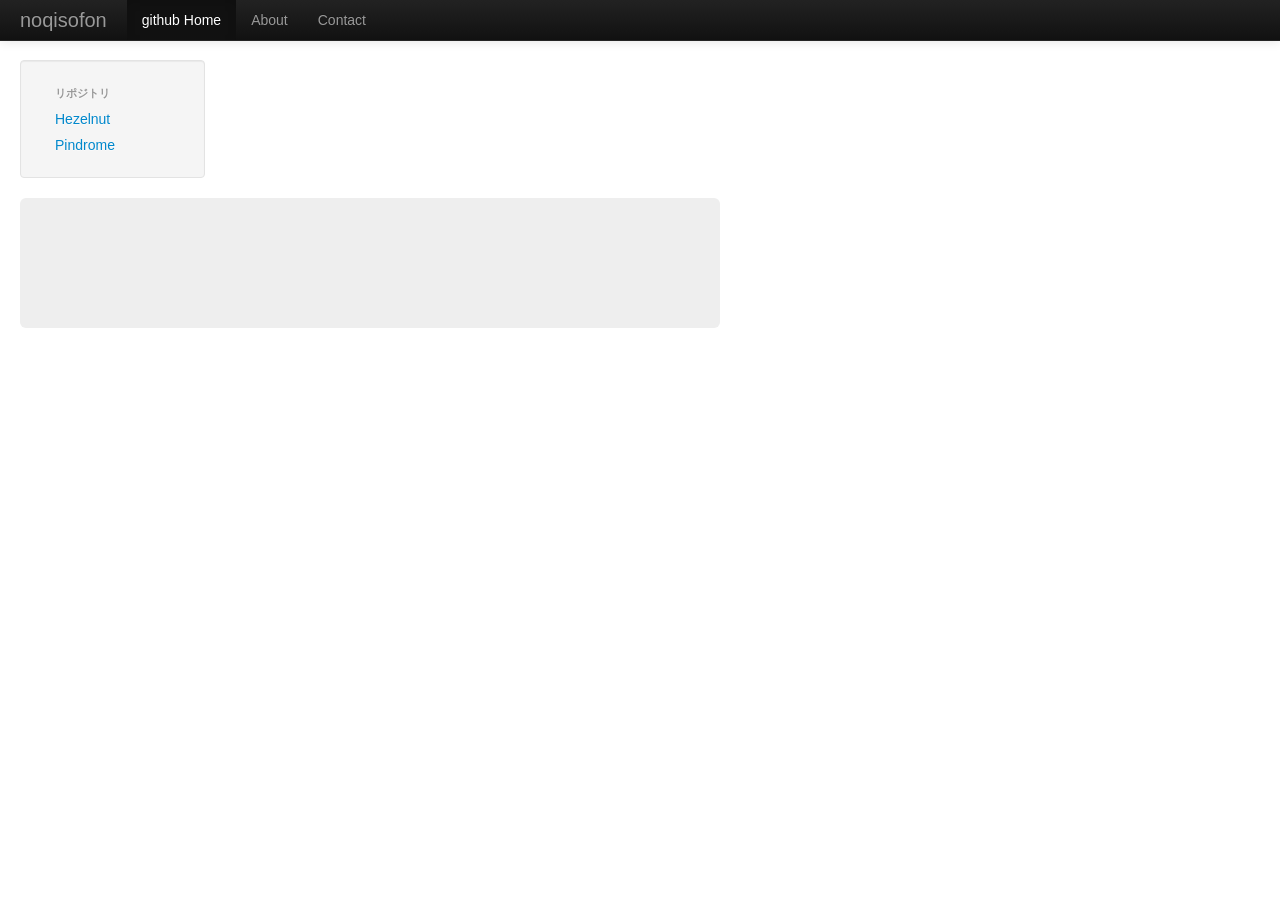
<file: index.html>
<!doctype html>

<html lang="ja">
 <head>
  <meta charset="utf8"></meta>
  <title>noqisofon.github.com</title>
  <meta name="viewport" content="width=device-width, initial-scale=1.0"></meta>
  <meta name="description" content=""></meta>
  <meta name="author" content="ned rihine"></meta>

  <link rel="stylesheet/less" href="/assets/bootstrap/less/bootstrap.less"></link>
  <style type="text/css">
body {
    padding-top: 60px;
    padding-bottom: 40px;
}
  </style>
  <script src="/assets/less.js/dist/less-1.3.1.min.js"></script>
 </head>
 <body>

  <div class="navbar navbar-inverse navbar-fixed-top">
   <div class="navbar-inner">
    <div class="container-fluid">
     <a class="btn btn-navbar" data-toggle="collapse" data-target=".nav-collapse">
      <span class="icon-bar"></span>
      <span class="icon-bar"></span>
      <span class="icon-bar"></span>
     </a>
     <a class="brand" href="#">noqisofon</a>
     <div class="nav-collapse collapse">
      <ul class="nav">
       <li class="active"> <a href="https://github.com/noqisofon">github Home</a> </li>
       <li> <a>About</a> </li>
       <li> <a>Contact</a> </li>
      </ul>
     </div> <!--/.nav-collapse -->
    </div>
   </div>
  </div>

  <div class="container-fluid">
   <div class="row-fluid">
    <div class="span2">
     <div class="well sidebar-nav">
      <ul class="nav nav-list">
       <li class="nav-header">リポジトリ</li>
       <li> <a href="./Hezelnut/index.html">Hezelnut</a> </li>
       <li> <a href="./Pindrome/index.html">Pindrome</a> </li>
      </ul>
     </div>
    </div>
   </div>
  </div>

  <div class="span9">
   <div class="hero-unit">
    <h1></h1>
    <p>
    </p>
   </div>
  </div>

  <script src="/assets/bootstrap/js/bootstrap-scrollspy.js"></script>
  <script src="/assets/bootstrap/js/bootstrap-button.js"></script>
  <script src="/assets/bootstrap/js/bootstrap-carousel.js"></script>
  <script src="/assets/bootstrap/js/bootstrap-transition.js"></script>
  <script src="/assets/bootstrap/js/bootstrap-tooltip.js"></script>
  <script src="/assets/bootstrap/js/bootstrap-alert.js"></script>
  <script src="/assets/bootstrap/js/bootstrap-affix.js"></script>
  <script src="/assets/bootstrap/js/bootstrap-popover.js"></script>
  <script src="/assets/bootstrap/js/bootstrap-tab.js"></script>
  <script src="/assets/bootstrap/js/bootstrap-modal.js"></script>
  <script src="/assets/bootstrap/js/bootstrap-collapse.js"></script>
  <script src="/assets/bootstrap/js/bootstrap-dropdown.js"></script>

 </body>
</html>
</file>
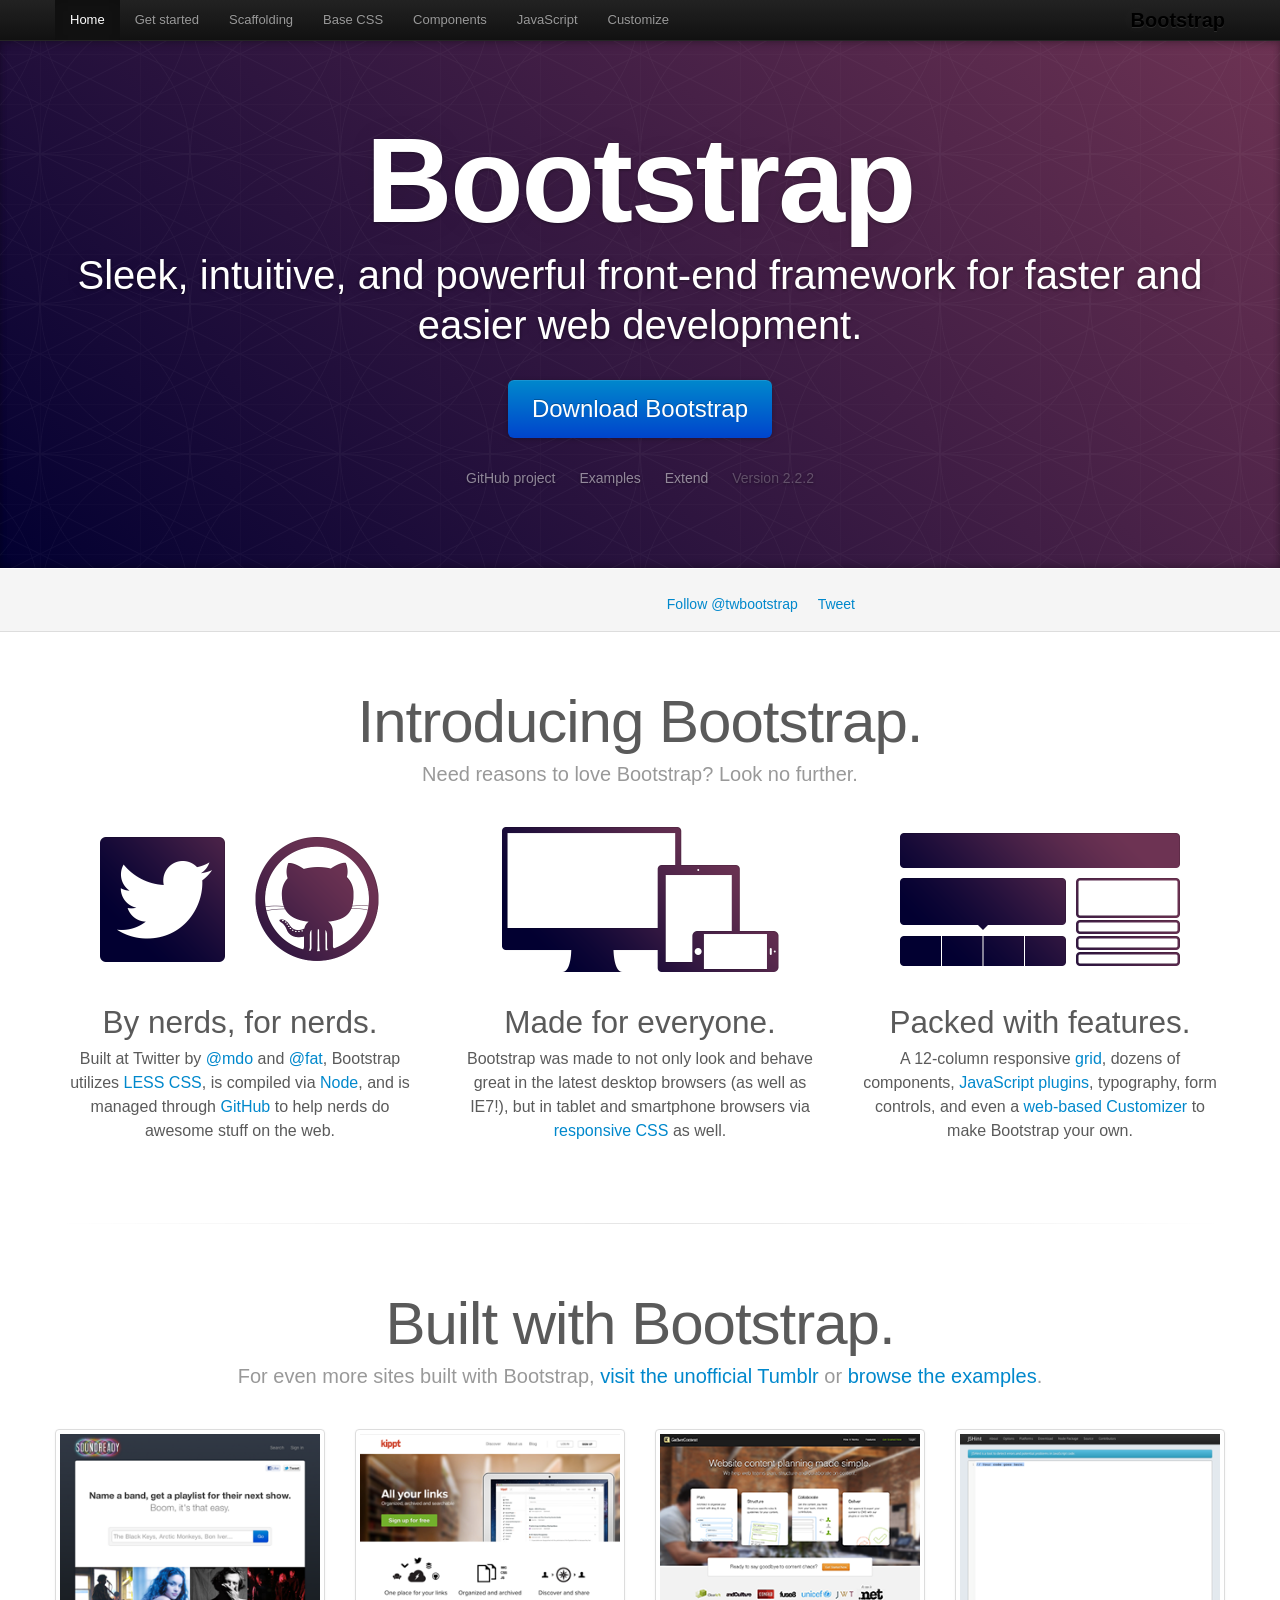
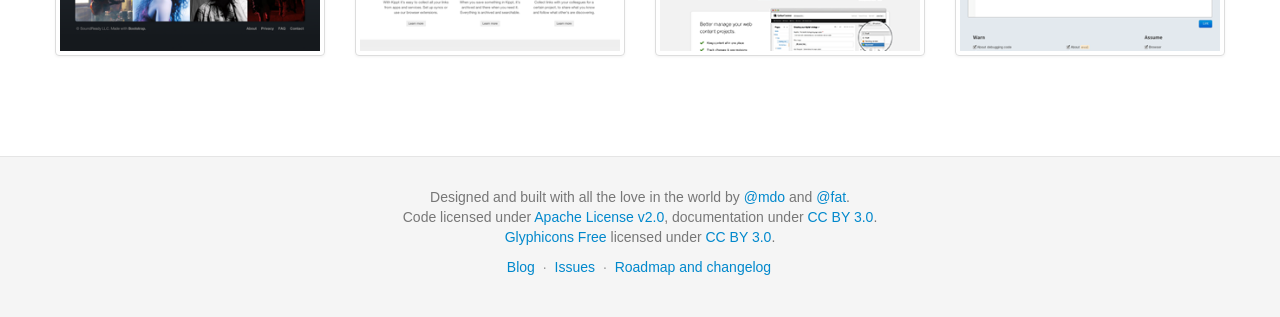
<file: assets/bootstrap/docs/index.html>
<!DOCTYPE html>
<html lang="en">
  <head>
    <meta charset="utf-8">
    <title>Bootstrap</title>
    <meta name="viewport" content="width=device-width, initial-scale=1.0">
    <meta name="description" content="">
    <meta name="author" content="">

    <!-- Le styles -->
    <link href="assets/css/bootstrap.css" rel="stylesheet">
    <link href="assets/css/bootstrap-responsive.css" rel="stylesheet">
    <link href="assets/css/docs.css" rel="stylesheet">
    <link href="assets/js/google-code-prettify/prettify.css" rel="stylesheet">

    <!-- Le HTML5 shim, for IE6-8 support of HTML5 elements -->
    <!--[if lt IE 9]>
      <script src="http://html5shim.googlecode.com/svn/trunk/html5.js"></script>
    <![endif]-->

    <!-- Le fav and touch icons -->
    <link rel="apple-touch-icon-precomposed" sizes="144x144" href="assets/ico/apple-touch-icon-144-precomposed.png">
    <link rel="apple-touch-icon-precomposed" sizes="114x114" href="assets/ico/apple-touch-icon-114-precomposed.png">
      <link rel="apple-touch-icon-precomposed" sizes="72x72" href="assets/ico/apple-touch-icon-72-precomposed.png">
                    <link rel="apple-touch-icon-precomposed" href="assets/ico/apple-touch-icon-57-precomposed.png">
                                   <link rel="shortcut icon" href="assets/ico/favicon.png">

  </head>

  <body data-spy="scroll" data-target=".bs-docs-sidebar">

    <!-- Navbar
    ================================================== -->
    <div class="navbar navbar-inverse navbar-fixed-top">
      <div class="navbar-inner">
        <div class="container">
          <button type="button" class="btn btn-navbar" data-toggle="collapse" data-target=".nav-collapse">
            <span class="icon-bar"></span>
            <span class="icon-bar"></span>
            <span class="icon-bar"></span>
          </button>
          <a class="brand" href="./index.html">Bootstrap</a>
          <div class="nav-collapse collapse">
            <ul class="nav">
              <li class="active">
                <a href="./index.html">Home</a>
              </li>
              <li class="">
                <a href="./getting-started.html">Get started</a>
              </li>
              <li class="">
                <a href="./scaffolding.html">Scaffolding</a>
              </li>
              <li class="">
                <a href="./base-css.html">Base CSS</a>
              </li>
              <li class="">
                <a href="./components.html">Components</a>
              </li>
              <li class="">
                <a href="./javascript.html">JavaScript</a>
              </li>
              <li class="">
                <a href="./customize.html">Customize</a>
              </li>
            </ul>
          </div>
        </div>
      </div>
    </div>

<div class="jumbotron masthead">
  <div class="container">
    <h1>Bootstrap</h1>
    <p>Sleek, intuitive, and powerful front-end framework for faster and easier web development.</p>
    <p>
      <a href="assets/bootstrap.zip" class="btn btn-primary btn-large" >Download Bootstrap</a>
    </p>
    <ul class="masthead-links">
      <li>
        <a href="http://github.com/twitter/bootstrap" >GitHub project</a>
      </li>
      <li>
        <a href="./getting-started.html#examples" >Examples</a>
      </li>
      <li>
        <a href="./extend.html" >Extend</a>
      </li>
      <li>
        Version 2.2.2
      </li>
    </ul>
  </div>
</div>

<div class="bs-docs-social">
  <div class="container">
    <ul class="bs-docs-social-buttons">
      <li>
        <iframe class="github-btn" src="http://ghbtns.com/github-btn.html?user=twitter&repo=bootstrap&type=watch&count=true" allowtransparency="true" frameborder="0" scrolling="0" width="100px" height="20px"></iframe>
      </li>
      <li>
        <iframe class="github-btn" src="http://ghbtns.com/github-btn.html?user=twitter&repo=bootstrap&type=fork&count=true" allowtransparency="true" frameborder="0" scrolling="0" width="102px" height="20px"></iframe>
      </li>
      <li class="follow-btn">
        <a href="https://twitter.com/twbootstrap" class="twitter-follow-button" data-link-color="#0069D6" data-show-count="true">Follow @twbootstrap</a>
      </li>
      <li class="tweet-btn">
        <a href="https://twitter.com/share" class="twitter-share-button" data-url="http://twitter.github.com/bootstrap/" data-count="horizontal" data-via="twbootstrap" data-related="mdo:Creator of Twitter Bootstrap">Tweet</a>
      </li>
    </ul>
  </div>
</div>

<div class="container">

  <div class="marketing">

    <h1>Introducing Bootstrap.</h1>
    <p class="marketing-byline">Need reasons to love Bootstrap? Look no further.</p>

    <div class="row-fluid">
      <div class="span4">
        <img class="marketing-img" src="assets/img/bs-docs-twitter-github.png">
        <h2>By nerds, for nerds.</h2>
        <p>Built at Twitter by <a href="http://twitter.com/mdo">@mdo</a> and <a href="http://twitter.com/fat">@fat</a>, Bootstrap utilizes <a href="http://lesscss.org">LESS CSS</a>, is compiled via <a href="http://nodejs.org">Node</a>, and is managed through <a href="http://github.com">GitHub</a> to help nerds do awesome stuff on the web.</p>
      </div>
      <div class="span4">
        <img class="marketing-img" src="assets/img/bs-docs-responsive-illustrations.png">
        <h2>Made for everyone.</h2>
        <p>Bootstrap was made to not only look and behave great in the latest desktop browsers (as well as IE7!), but in tablet and smartphone browsers via <a href="./scaffolding.html#responsive">responsive CSS</a> as well.</p>
      </div>
      <div class="span4">
        <img class="marketing-img" src="assets/img/bs-docs-bootstrap-features.png">
        <h2>Packed with features.</h2>
        <p>A 12-column responsive <a href="./scaffolding.html#gridSystem">grid</a>, dozens of components, <a href="./javascript.html">JavaScript plugins</a>, typography, form controls, and even a <a href="./customize.html">web-based Customizer</a> to make Bootstrap your own.</p>
      </div>
    </div>

    <hr class="soften">

    <h1>Built with Bootstrap.</h1>
    <p class="marketing-byline">For even more sites built with Bootstrap, <a href="http://builtwithbootstrap.tumblr.com/" target="_blank">visit the unofficial Tumblr</a> or <a href="./getting-started.html#examples">browse the examples</a>.</p>
    <div class="row-fluid">
      <ul class="thumbnails example-sites">
        <li class="span3">
          <a class="thumbnail" href="http://soundready.fm/" target="_blank">
            <img src="assets/img/example-sites/soundready.png" alt="SoundReady.fm">
          </a>
        </li>
        <li class="span3">
          <a class="thumbnail" href="http://kippt.com/" target="_blank">
            <img src="assets/img/example-sites/kippt.png" alt="Kippt">
          </a>
        </li>
        <li class="span3">
          <a class="thumbnail" href="http://www.gathercontent.com/" target="_blank">
            <img src="assets/img/example-sites/gathercontent.png" alt="Gather Content">
          </a>
        </li>
        <li class="span3">
          <a class="thumbnail" href="http://www.jshint.com/" target="_blank">
            <img src="assets/img/example-sites/jshint.png" alt="JS Hint">
          </a>
        </li>
      </ul>
     </div>

  </div>

</div>



    <!-- Footer
    ================================================== -->
    <footer class="footer">
      <div class="container">
        <p>Designed and built with all the love in the world by <a href="http://twitter.com/mdo" target="_blank">@mdo</a> and <a href="http://twitter.com/fat" target="_blank">@fat</a>.</p>
        <p>Code licensed under <a href="http://www.apache.org/licenses/LICENSE-2.0" target="_blank">Apache License v2.0</a>, documentation under <a href="http://creativecommons.org/licenses/by/3.0/">CC BY 3.0</a>.</p>
        <p><a href="http://glyphicons.com">Glyphicons Free</a> licensed under <a href="http://creativecommons.org/licenses/by/3.0/">CC BY 3.0</a>.</p>
        <ul class="footer-links">
          <li><a href="http://blog.getbootstrap.com">Blog</a></li>
          <li class="muted">&middot;</li>
          <li><a href="https://github.com/twitter/bootstrap/issues?state=open">Issues</a></li>
          <li class="muted">&middot;</li>
          <li><a href="https://github.com/twitter/bootstrap/wiki">Roadmap and changelog</a></li>
        </ul>
      </div>
    </footer>



    <!-- Le javascript
    ================================================== -->
    <!-- Placed at the end of the document so the pages load faster -->
    <script type="text/javascript" src="http://platform.twitter.com/widgets.js"></script>
    <script src="assets/js/jquery.js"></script>
    <script src="assets/js/bootstrap-transition.js"></script>
    <script src="assets/js/bootstrap-alert.js"></script>
    <script src="assets/js/bootstrap-modal.js"></script>
    <script src="assets/js/bootstrap-dropdown.js"></script>
    <script src="assets/js/bootstrap-scrollspy.js"></script>
    <script src="assets/js/bootstrap-tab.js"></script>
    <script src="assets/js/bootstrap-tooltip.js"></script>
    <script src="assets/js/bootstrap-popover.js"></script>
    <script src="assets/js/bootstrap-button.js"></script>
    <script src="assets/js/bootstrap-collapse.js"></script>
    <script src="assets/js/bootstrap-carousel.js"></script>
    <script src="assets/js/bootstrap-typeahead.js"></script>
    <script src="assets/js/bootstrap-affix.js"></script>

    <script src="assets/js/holder/holder.js"></script>
    <script src="assets/js/google-code-prettify/prettify.js"></script>

    <script src="assets/js/application.js"></script>



  </body>
</html>
</file>
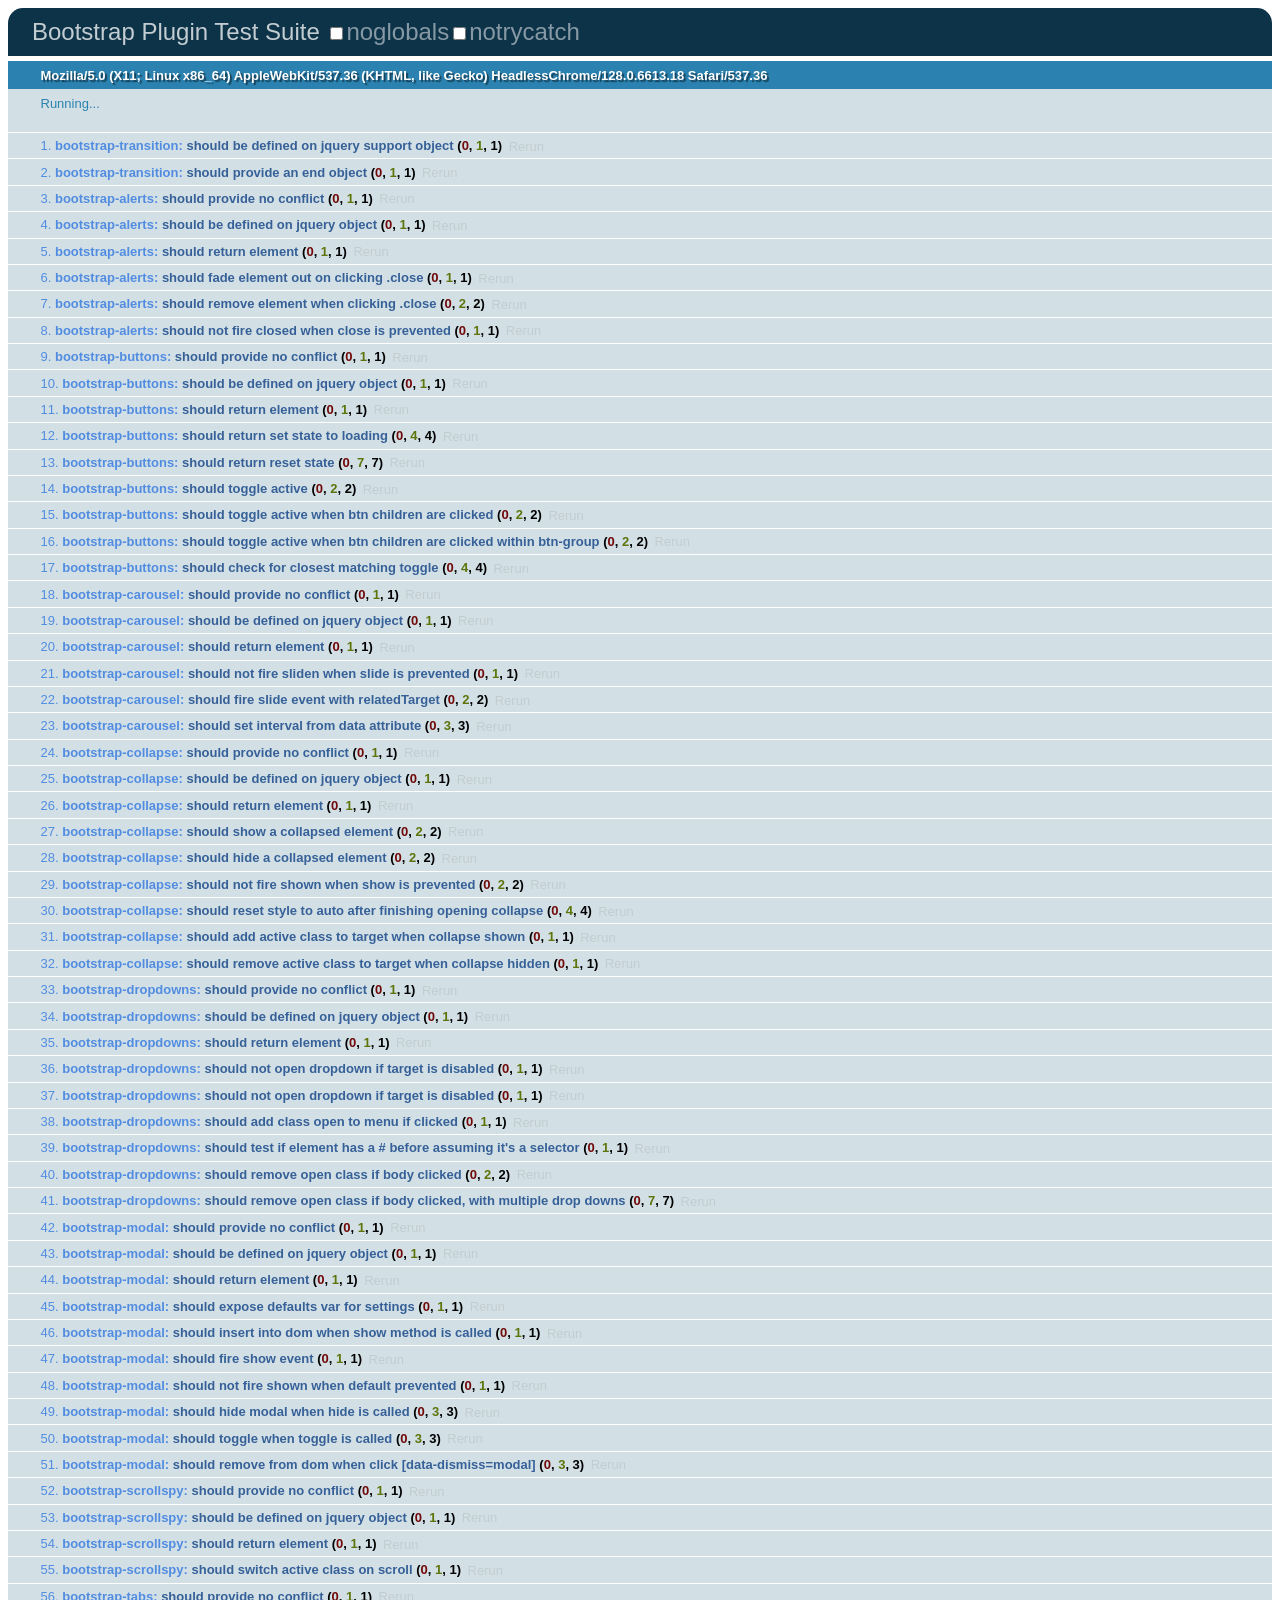
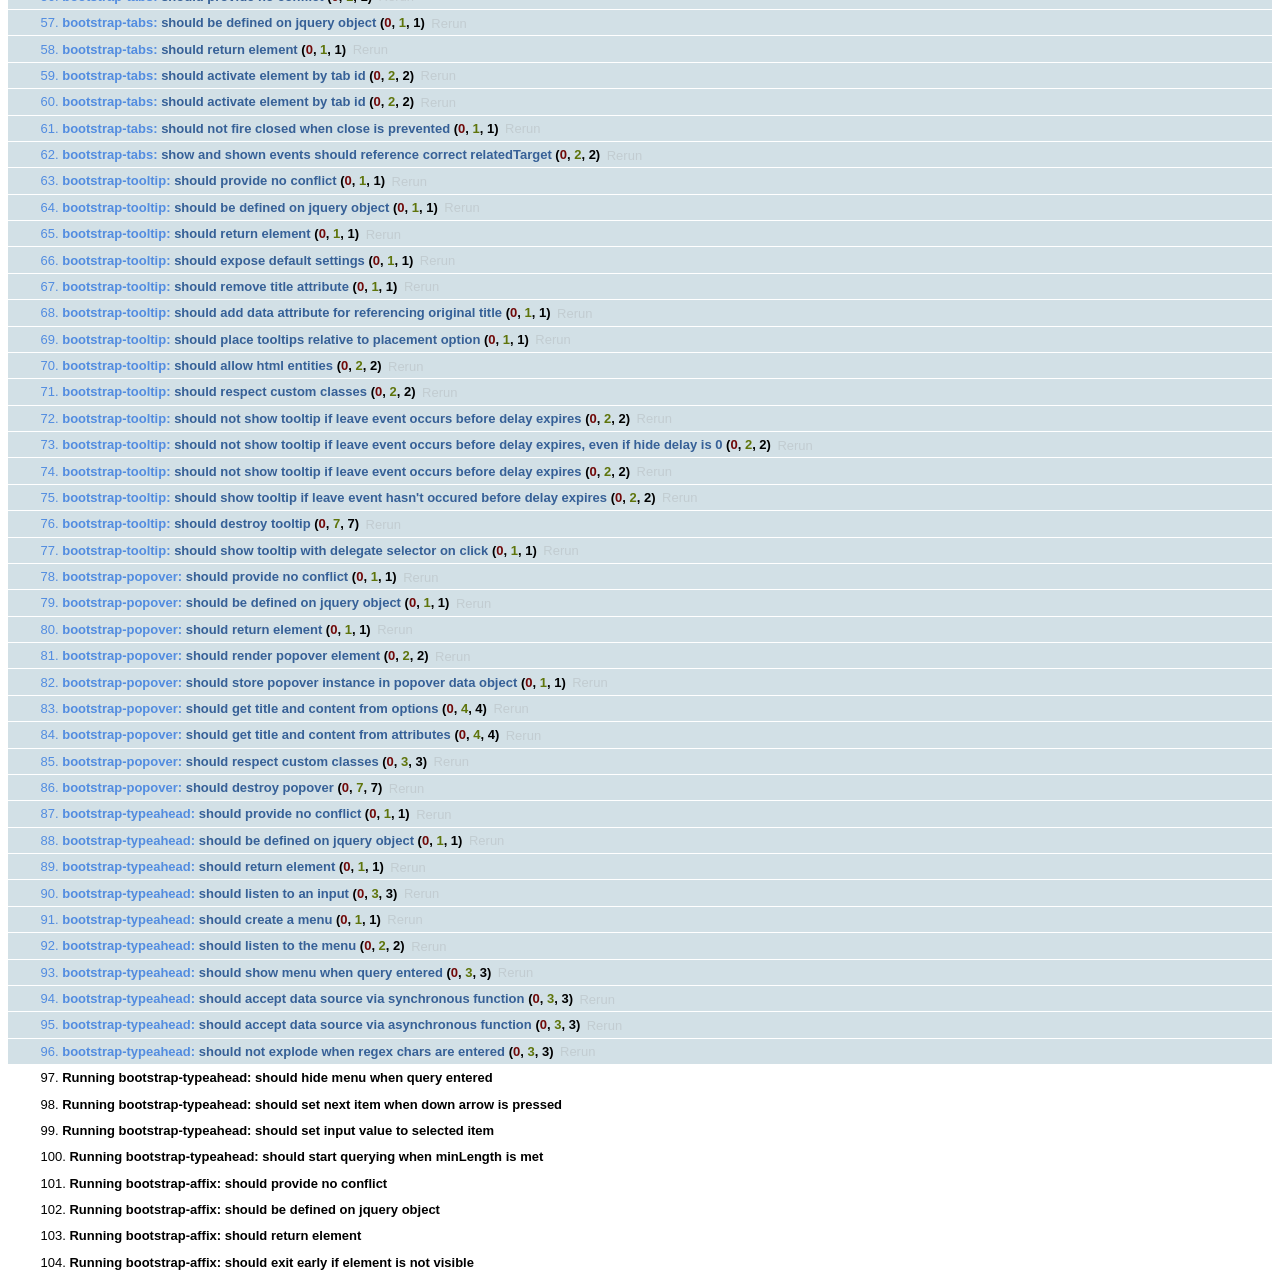
<file: assets/bootstrap/js/tests/index.html>
<!DOCTYPE HTML>
<html>
<head>
  <title>Bootstrap Plugin Test Suite</title>

  <!-- jquery -->
  <!--<script src="http://code.jquery.com/jquery-1.7.min.js"></script>-->
  <script src="vendor/jquery.js"></script>

  <!-- qunit -->
  <link rel="stylesheet" href="vendor/qunit.css" type="text/css" media="screen" />
  <script src="vendor/qunit.js"></script>

  <!-- phantomjs logging script-->
  <script src="unit/bootstrap-phantom.js"></script>

  <!--  plugin sources -->
  <script src="../../js/bootstrap-transition.js"></script>
  <script src="../../js/bootstrap-alert.js"></script>
  <script src="../../js/bootstrap-button.js"></script>
  <script src="../../js/bootstrap-carousel.js"></script>
  <script src="../../js/bootstrap-collapse.js"></script>
  <script src="../../js/bootstrap-dropdown.js"></script>
  <script src="../../js/bootstrap-modal.js"></script>
  <script src="../../js/bootstrap-scrollspy.js"></script>
  <script src="../../js/bootstrap-tab.js"></script>
  <script src="../../js/bootstrap-tooltip.js"></script>
  <script src="../../js/bootstrap-popover.js"></script>
  <script src="../../js/bootstrap-typeahead.js"></script>
  <script src="../../js/bootstrap-affix.js"></script>

  <!-- unit tests -->
  <script src="unit/bootstrap-transition.js"></script>
  <script src="unit/bootstrap-alert.js"></script>
  <script src="unit/bootstrap-button.js"></script>
  <script src="unit/bootstrap-carousel.js"></script>
  <script src="unit/bootstrap-collapse.js"></script>
  <script src="unit/bootstrap-dropdown.js"></script>
  <script src="unit/bootstrap-modal.js"></script>
  <script src="unit/bootstrap-scrollspy.js"></script>
  <script src="unit/bootstrap-tab.js"></script>
  <script src="unit/bootstrap-tooltip.js"></script>
  <script src="unit/bootstrap-popover.js"></script>
  <script src="unit/bootstrap-typeahead.js"></script>
  <script src="unit/bootstrap-affix.js"></script>
</head>
<body>
  <div>
    <h1 id="qunit-header">Bootstrap Plugin Test Suite</h1>
    <h2 id="qunit-banner"></h2>
    <h2 id="qunit-userAgent"></h2>
    <ol id="qunit-tests"></ol>
    <div id="qunit-fixture"></div>
  </div>
</body>
</html>
</file>
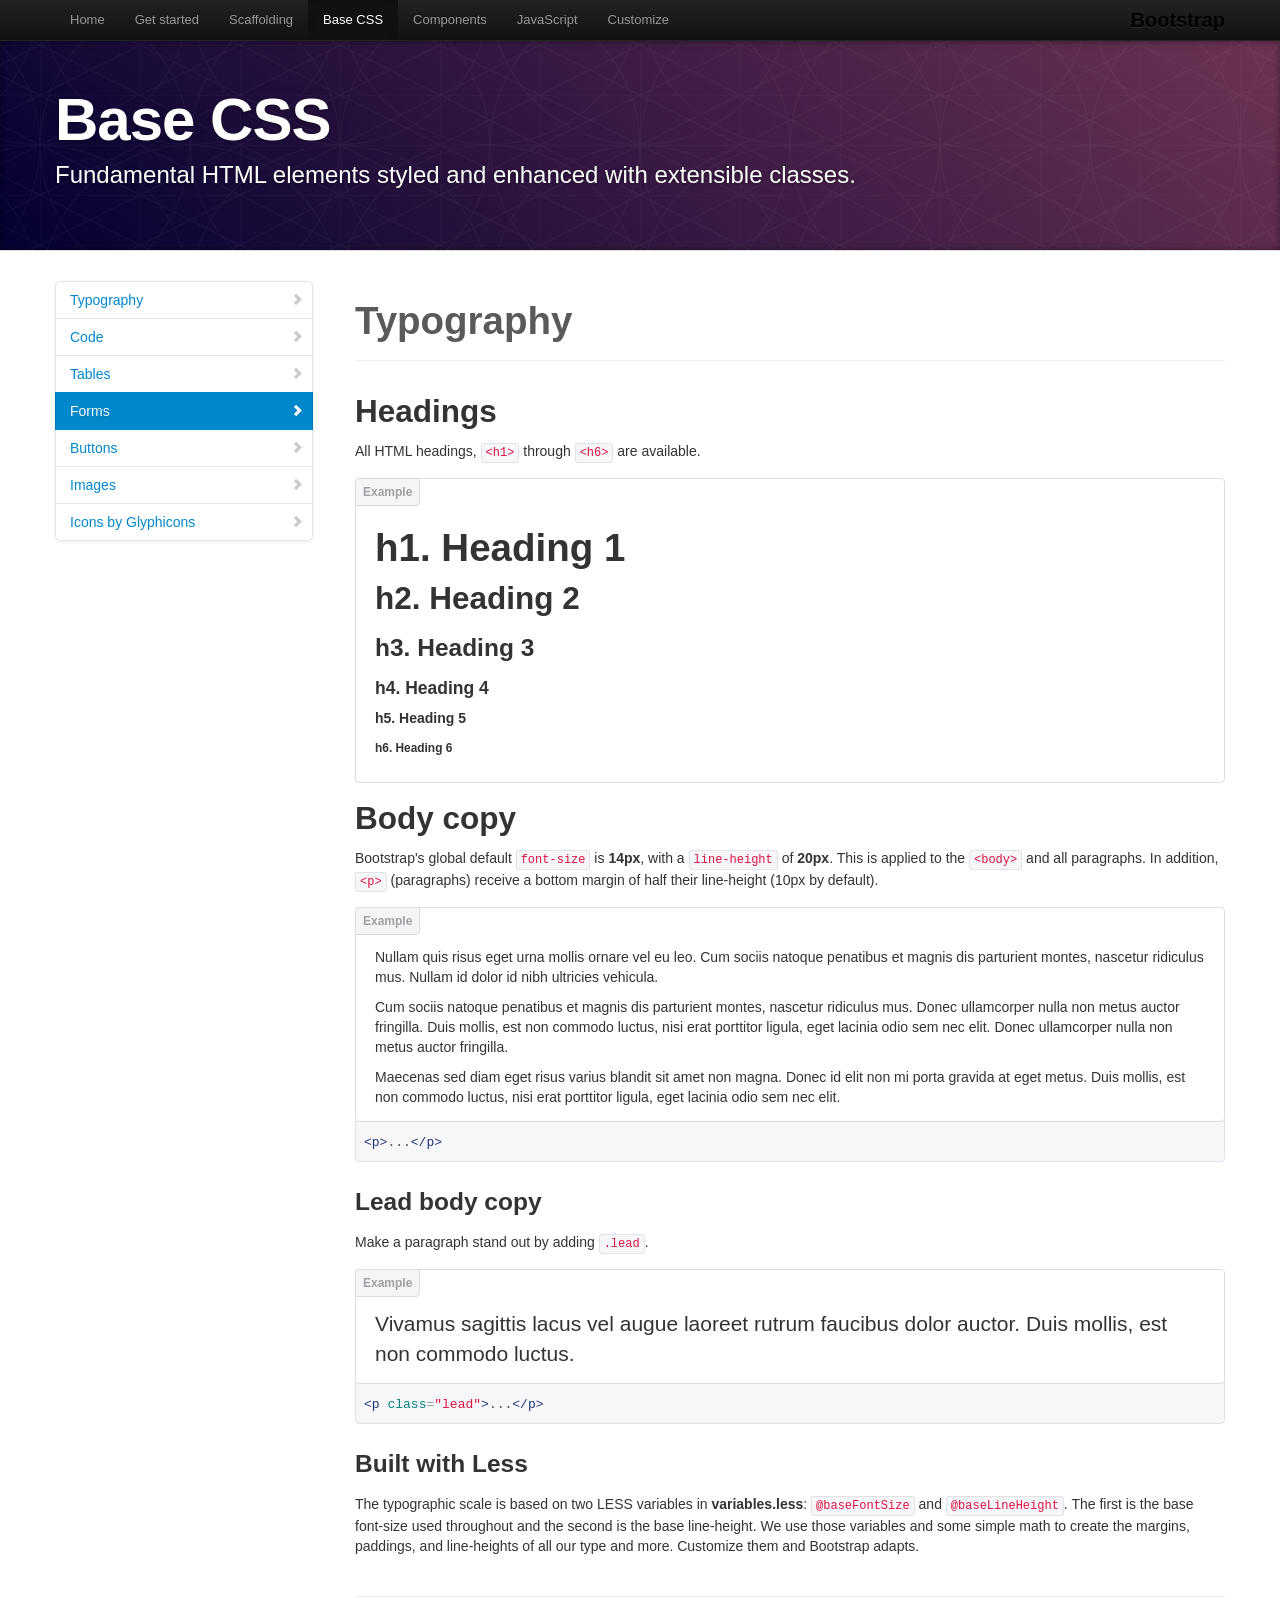
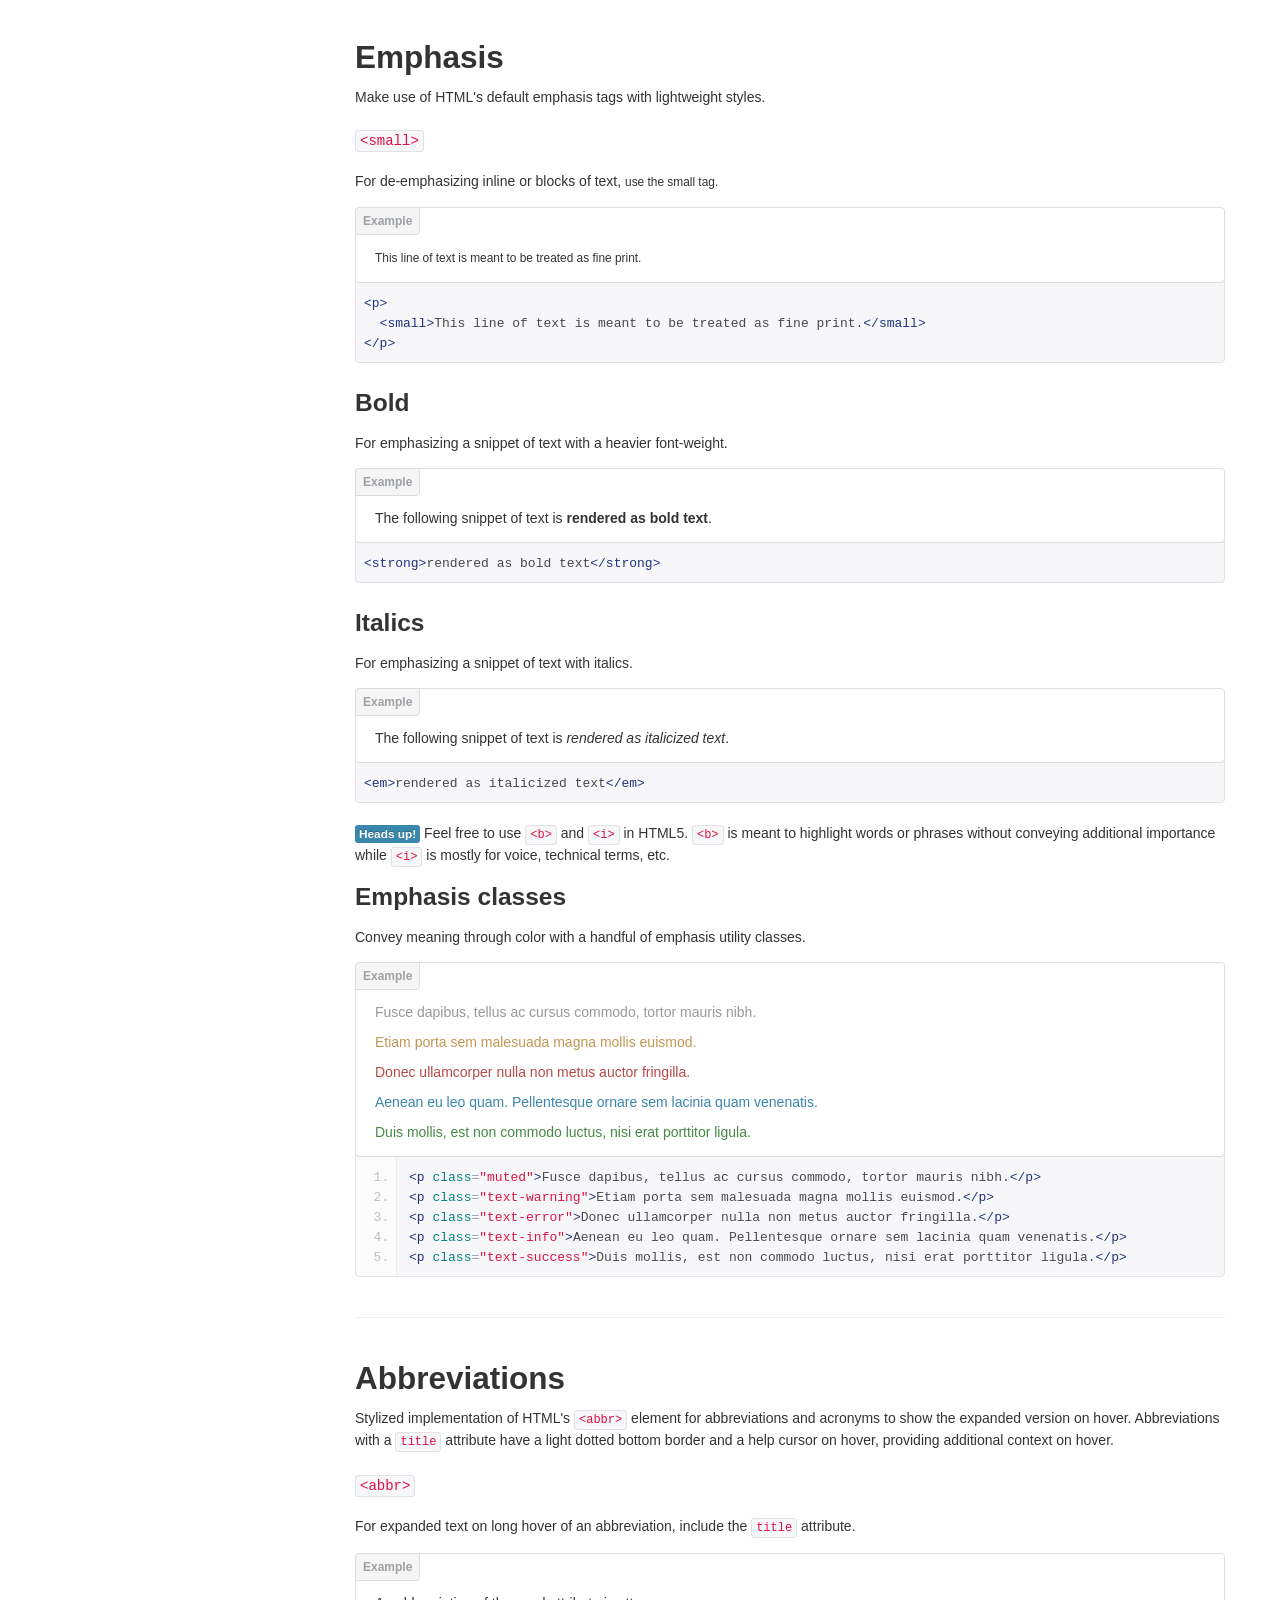
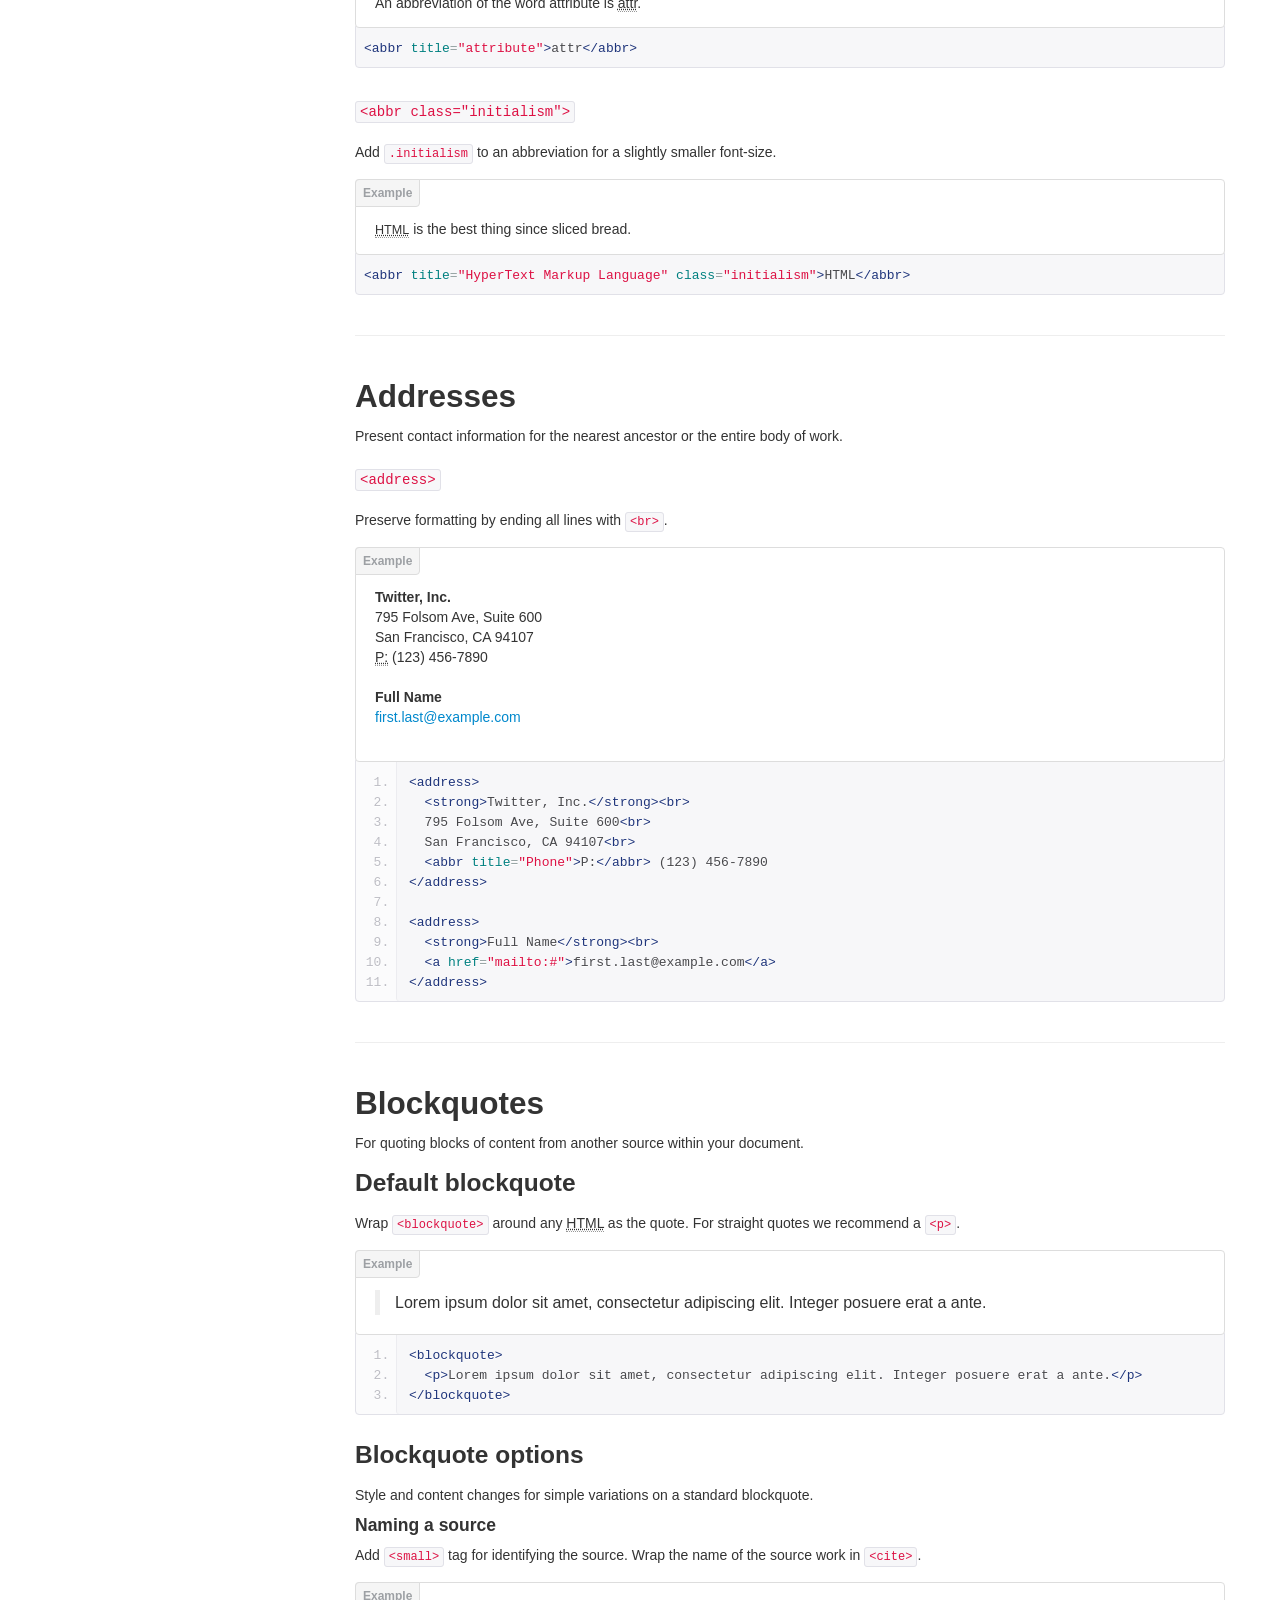
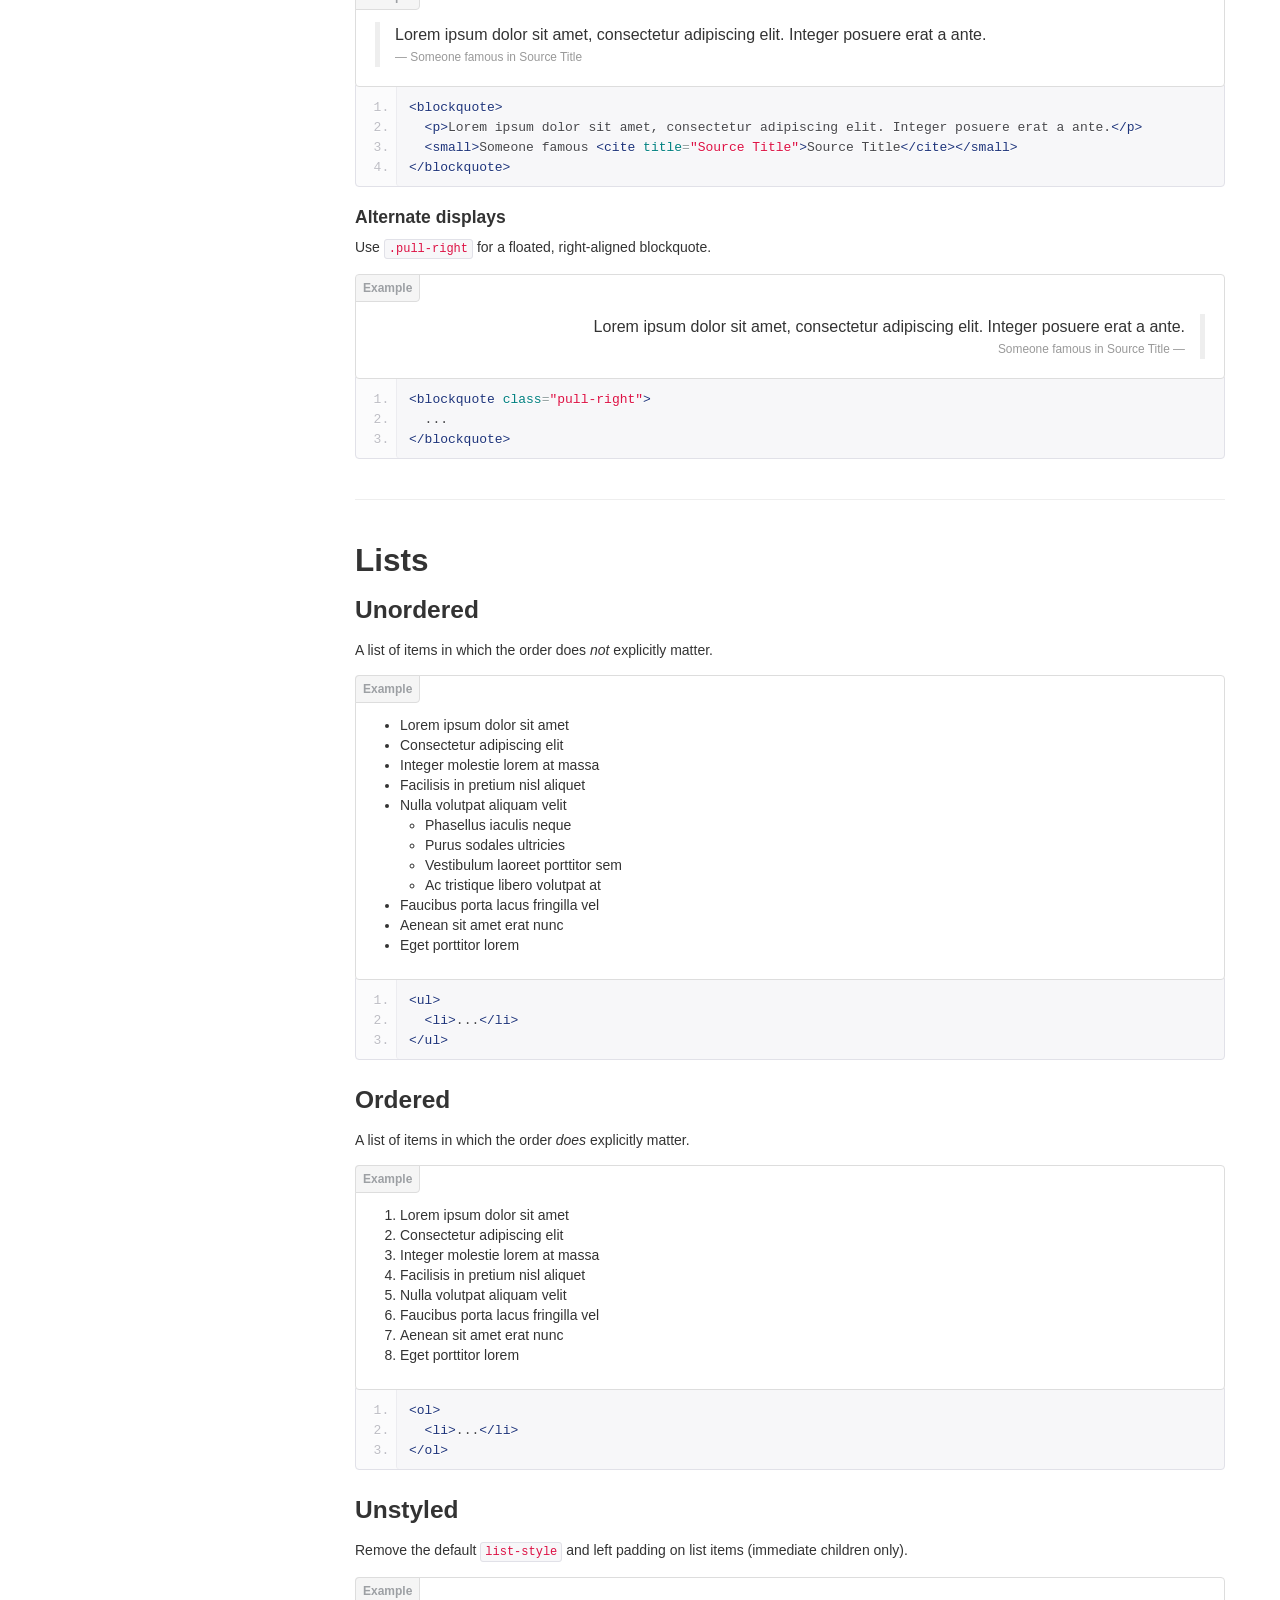
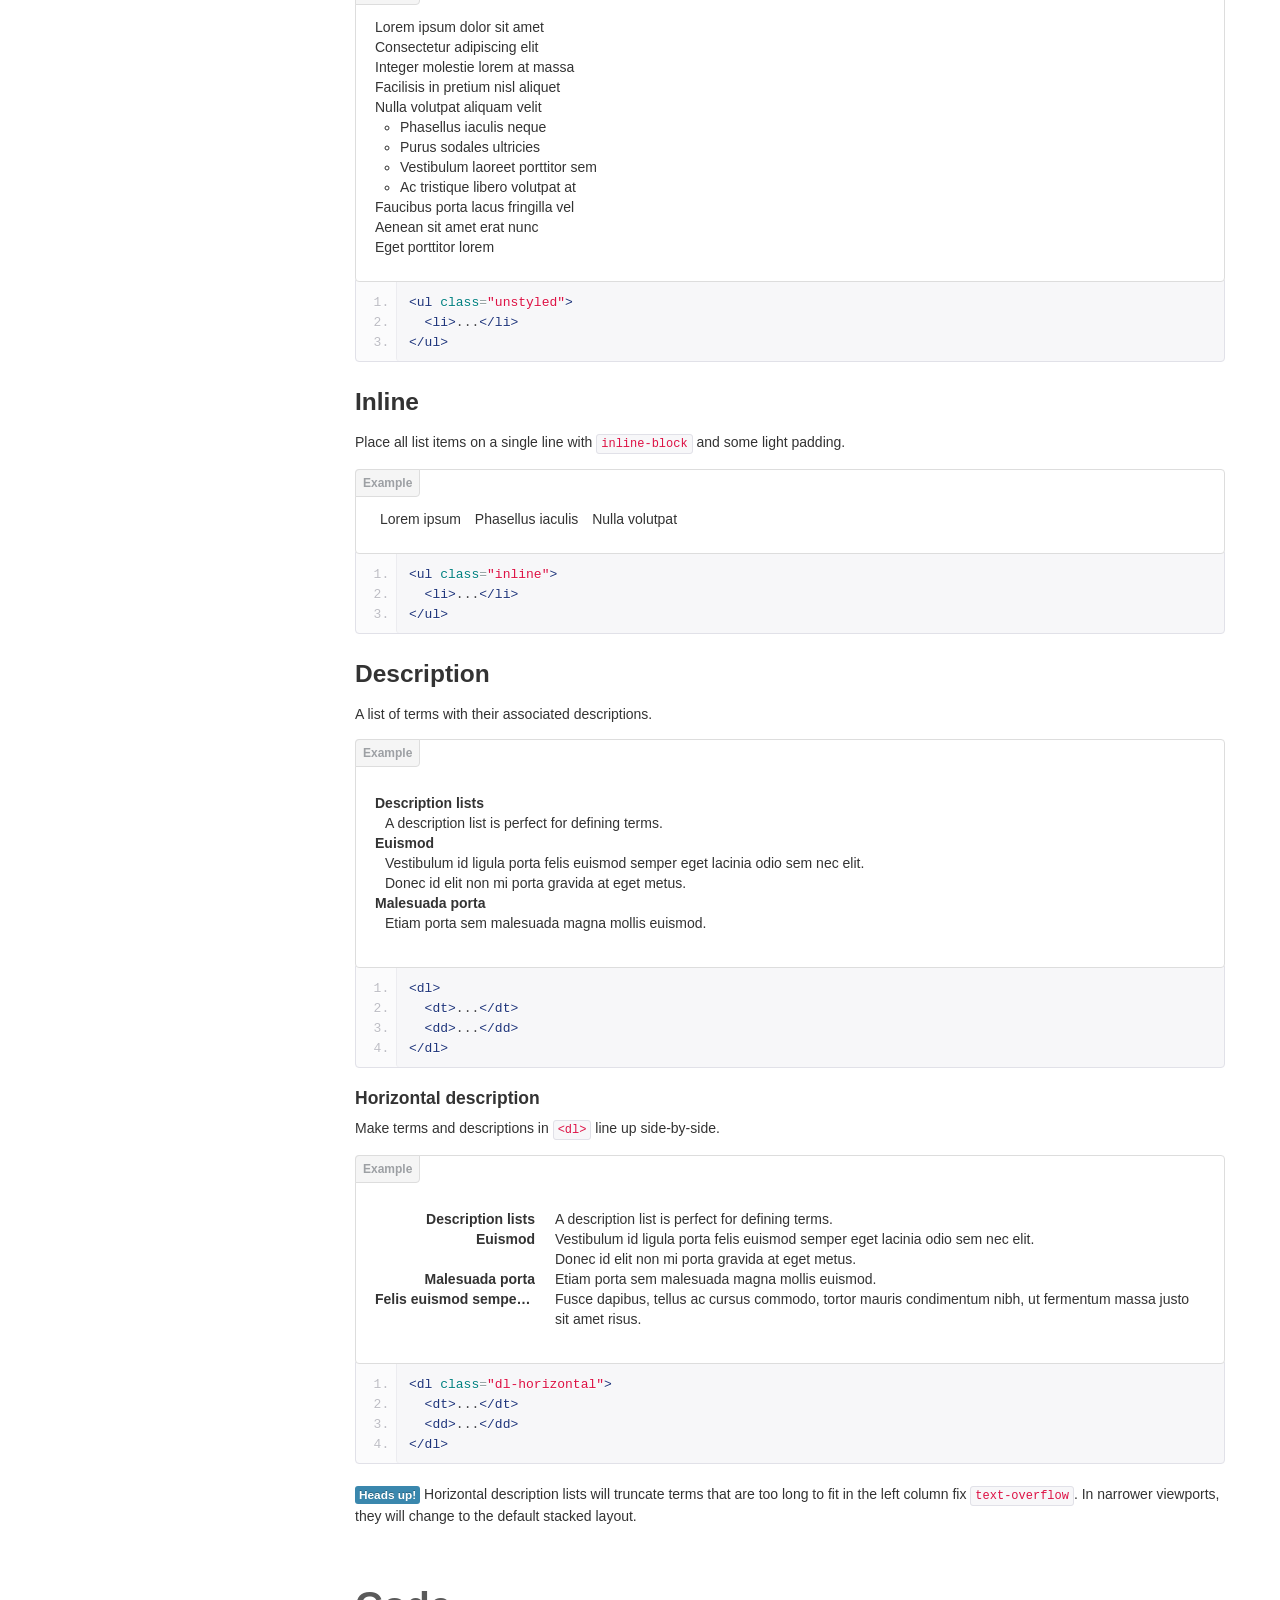
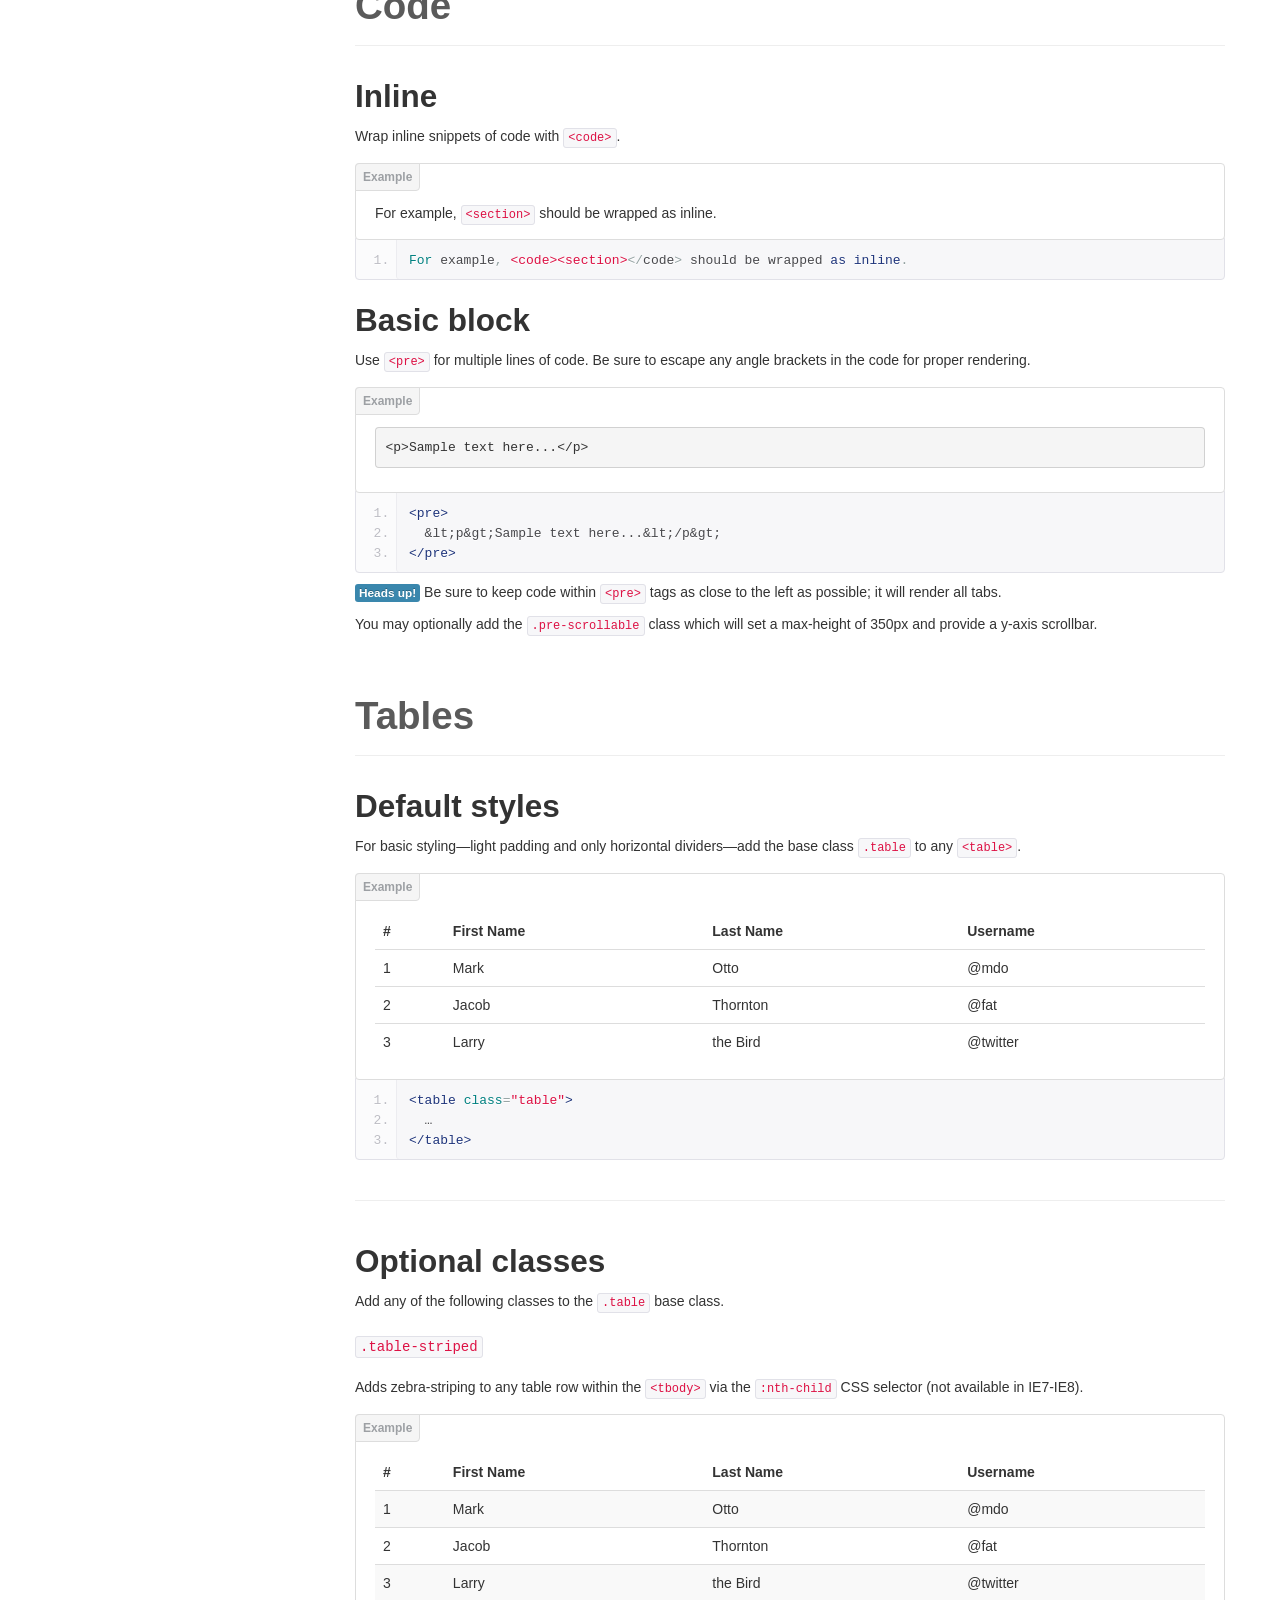
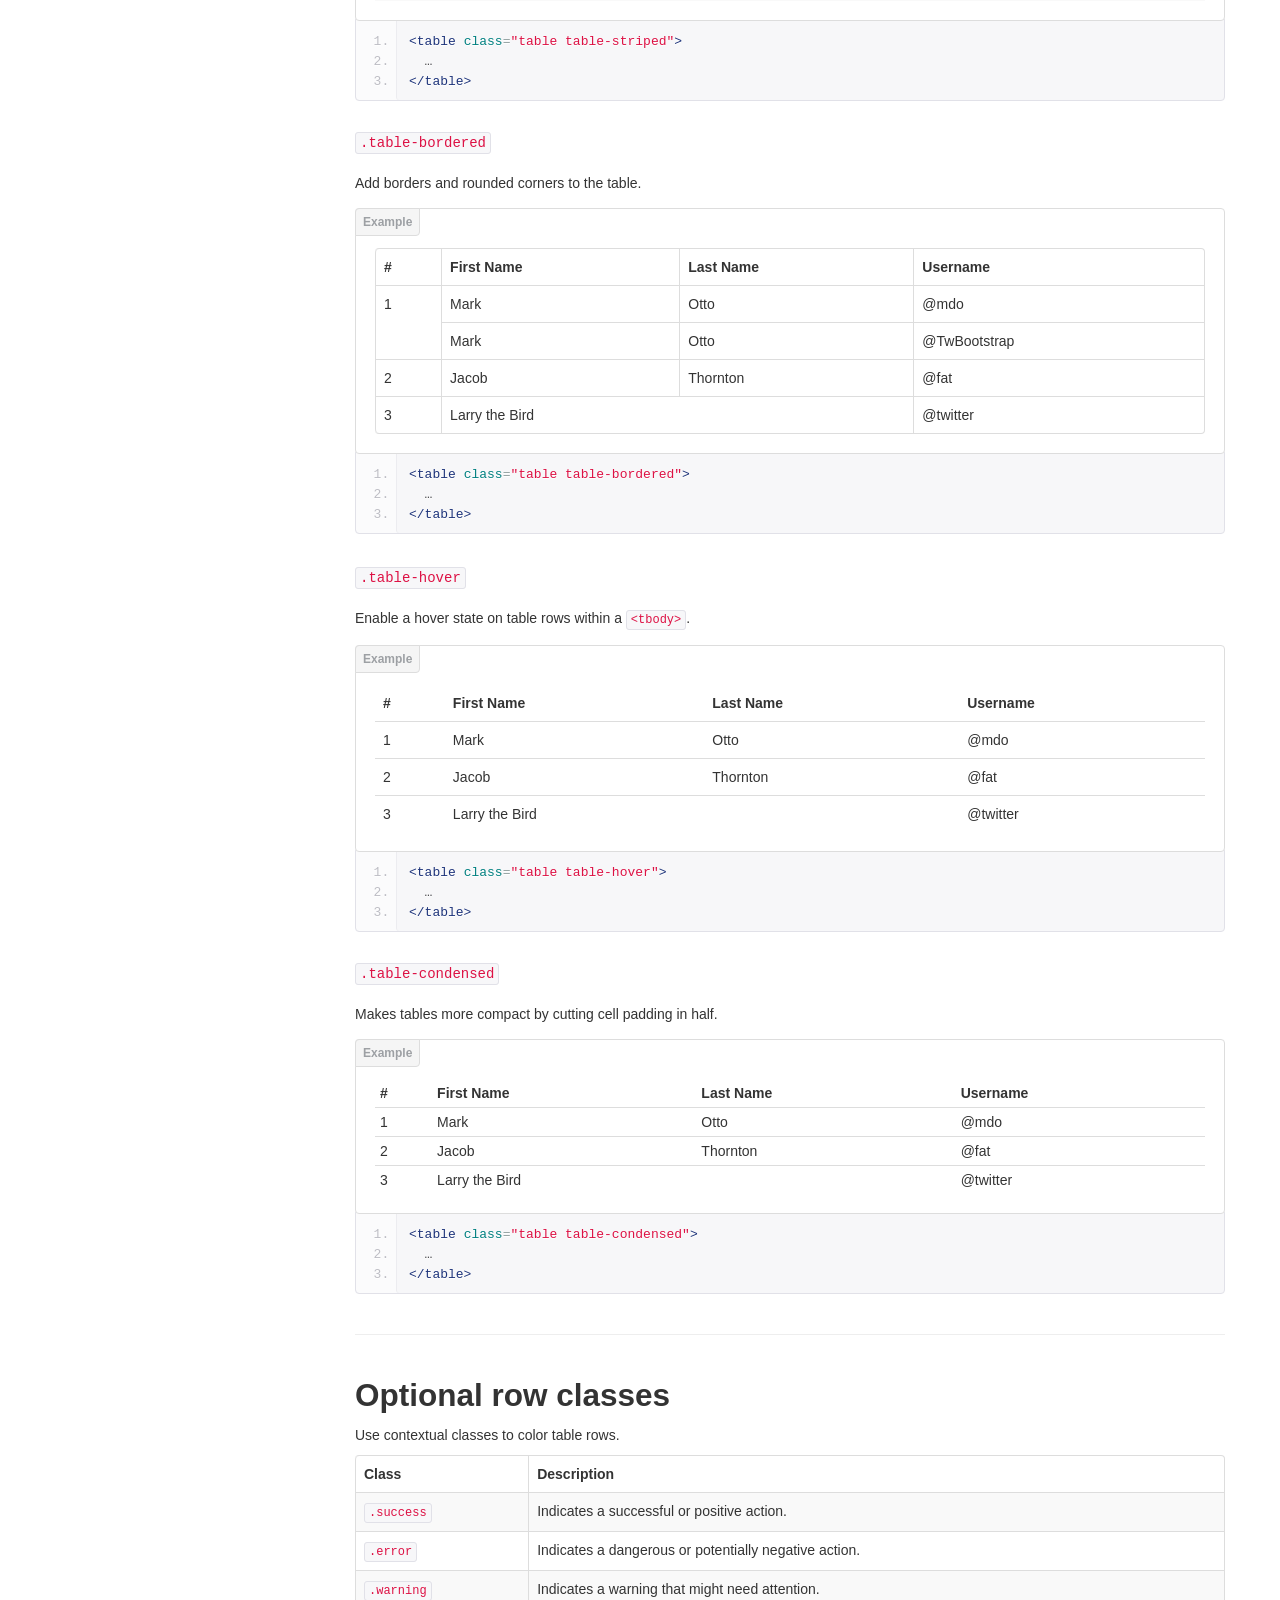
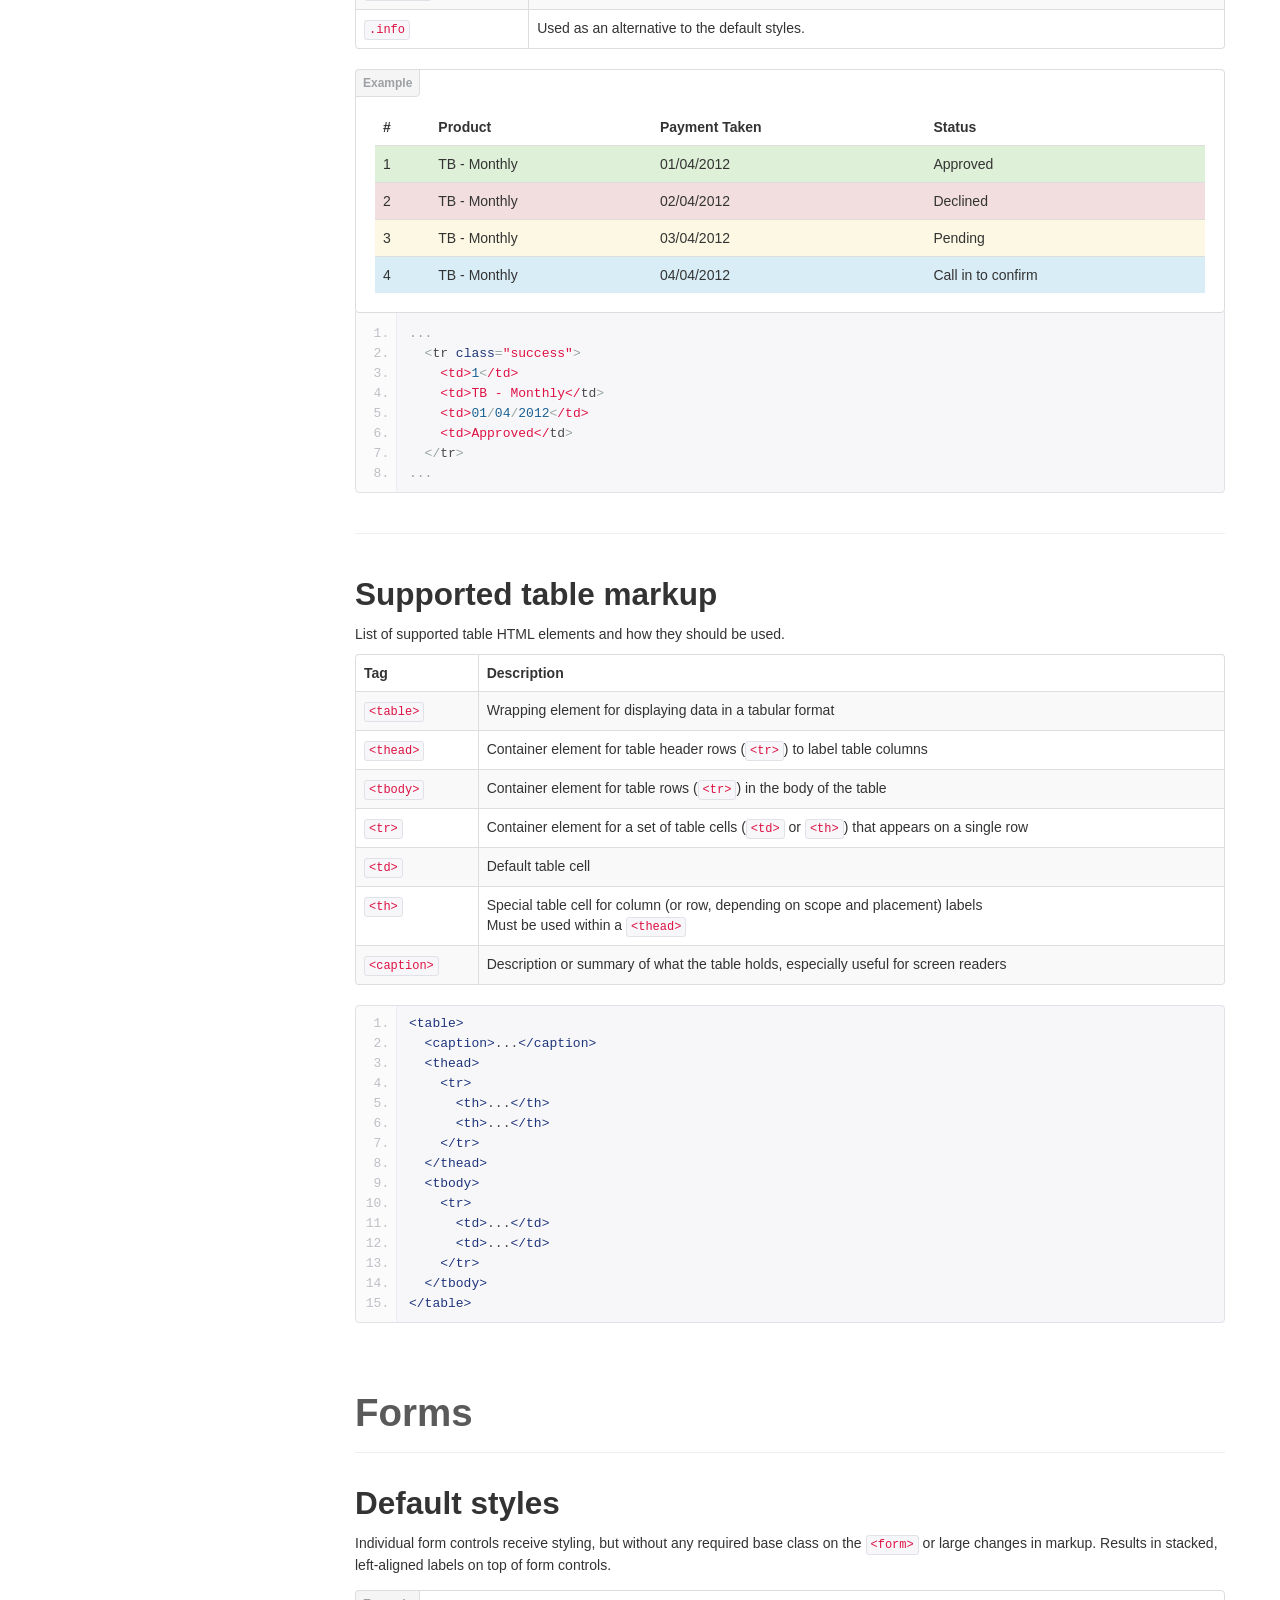
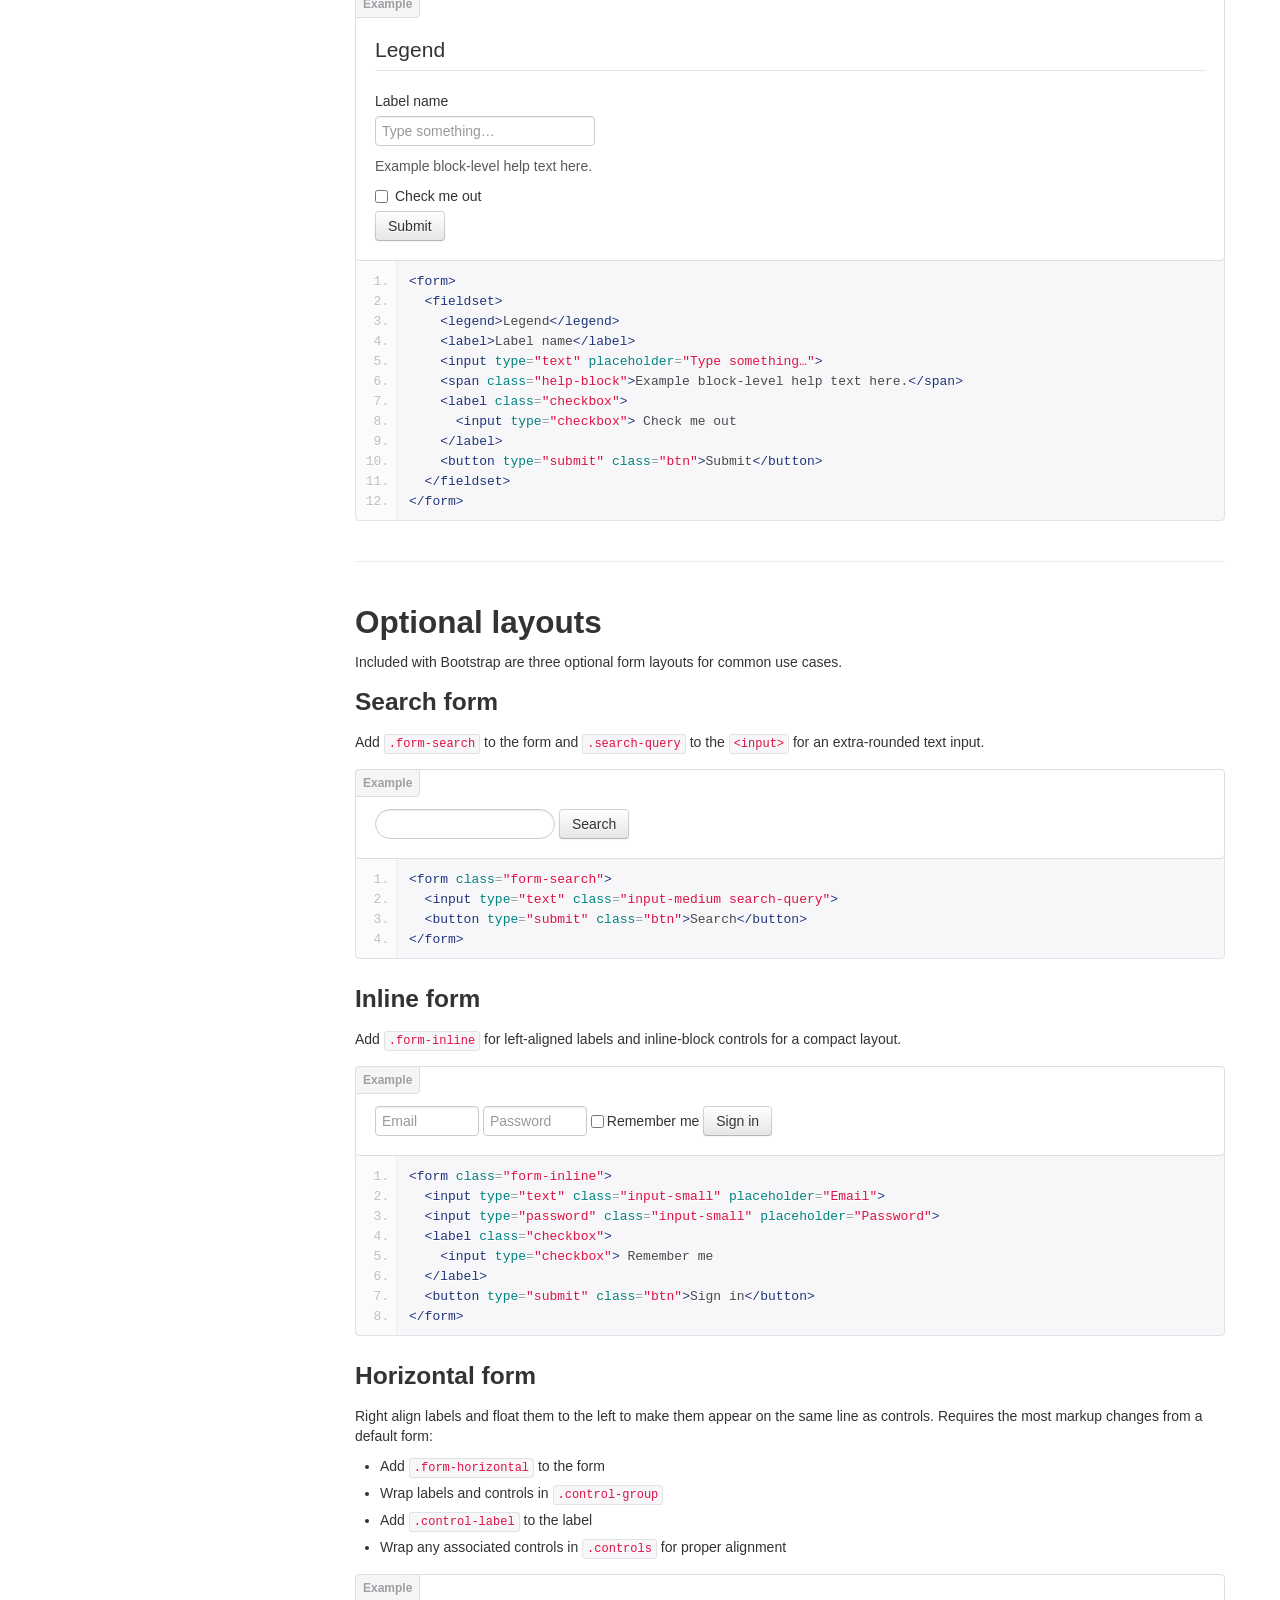
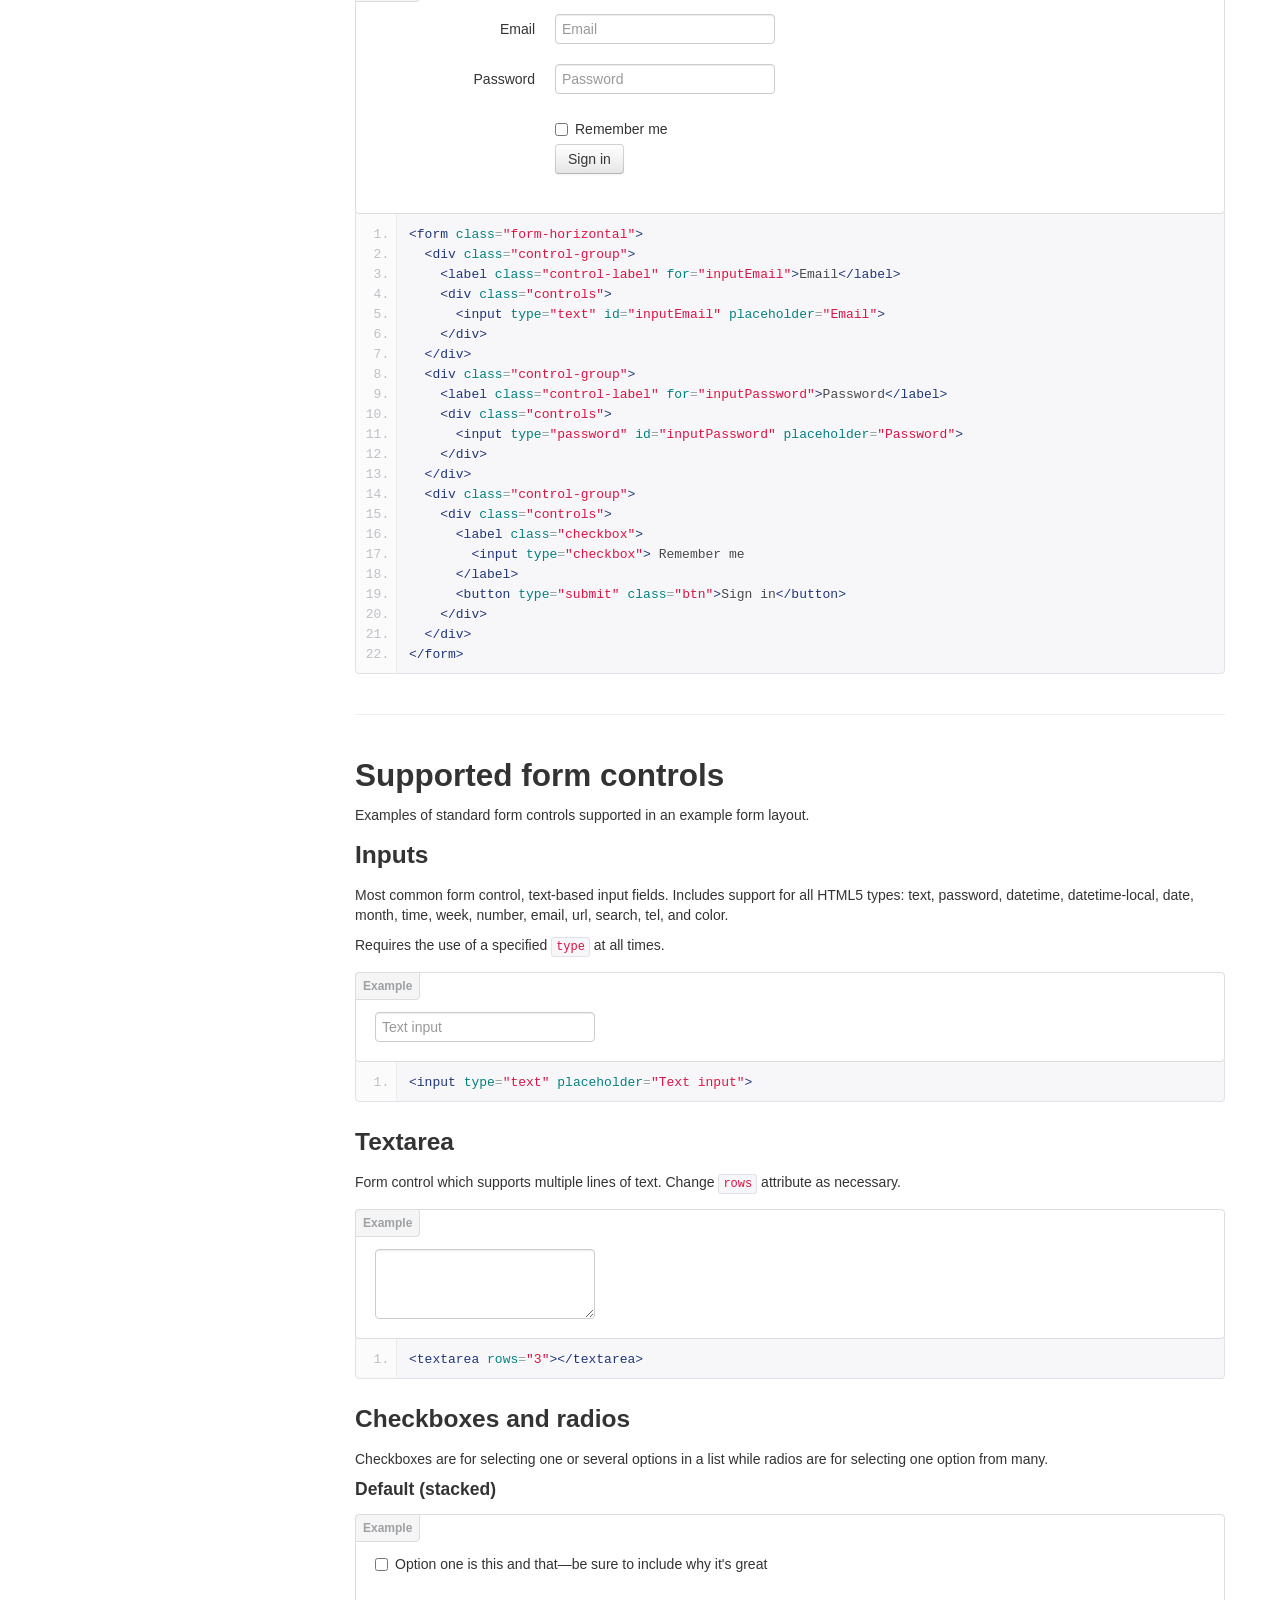
<file: assets/bootstrap/docs/base-css.html>
<!DOCTYPE html>
<html lang="en">
  <head>
    <meta charset="utf-8">
    <title>Base · Bootstrap</title>
    <meta name="viewport" content="width=device-width, initial-scale=1.0">
    <meta name="description" content="">
    <meta name="author" content="">

    <!-- Le styles -->
    <link href="assets/css/bootstrap.css" rel="stylesheet">
    <link href="assets/css/bootstrap-responsive.css" rel="stylesheet">
    <link href="assets/css/docs.css" rel="stylesheet">
    <link href="assets/js/google-code-prettify/prettify.css" rel="stylesheet">

    <!-- Le HTML5 shim, for IE6-8 support of HTML5 elements -->
    <!--[if lt IE 9]>
      <script src="http://html5shim.googlecode.com/svn/trunk/html5.js"></script>
    <![endif]-->

    <!-- Le fav and touch icons -->
    <link rel="apple-touch-icon-precomposed" sizes="144x144" href="assets/ico/apple-touch-icon-144-precomposed.png">
    <link rel="apple-touch-icon-precomposed" sizes="114x114" href="assets/ico/apple-touch-icon-114-precomposed.png">
      <link rel="apple-touch-icon-precomposed" sizes="72x72" href="assets/ico/apple-touch-icon-72-precomposed.png">
                    <link rel="apple-touch-icon-precomposed" href="assets/ico/apple-touch-icon-57-precomposed.png">
                                   <link rel="shortcut icon" href="assets/ico/favicon.png">

  </head>

  <body data-spy="scroll" data-target=".bs-docs-sidebar">

    <!-- Navbar
    ================================================== -->
    <div class="navbar navbar-inverse navbar-fixed-top">
      <div class="navbar-inner">
        <div class="container">
          <button type="button" class="btn btn-navbar" data-toggle="collapse" data-target=".nav-collapse">
            <span class="icon-bar"></span>
            <span class="icon-bar"></span>
            <span class="icon-bar"></span>
          </button>
          <a class="brand" href="./index.html">Bootstrap</a>
          <div class="nav-collapse collapse">
            <ul class="nav">
              <li class="">
                <a href="./index.html">Home</a>
              </li>
              <li class="">
                <a href="./getting-started.html">Get started</a>
              </li>
              <li class="">
                <a href="./scaffolding.html">Scaffolding</a>
              </li>
              <li class="active">
                <a href="./base-css.html">Base CSS</a>
              </li>
              <li class="">
                <a href="./components.html">Components</a>
              </li>
              <li class="">
                <a href="./javascript.html">JavaScript</a>
              </li>
              <li class="">
                <a href="./customize.html">Customize</a>
              </li>
            </ul>
          </div>
        </div>
      </div>
    </div>

<!-- Subhead
================================================== -->
<header class="jumbotron subhead" id="overview">
  <div class="container">
    <h1>Base CSS</h1>
    <p class="lead">Fundamental HTML elements styled and enhanced with extensible classes.</p>
  </div>
</header>


  <div class="container">

    <!-- Docs nav
    ================================================== -->
    <div class="row">
      <div class="span3 bs-docs-sidebar">
        <ul class="nav nav-list bs-docs-sidenav">
          <li><a href="#typography"><i class="icon-chevron-right"></i> Typography</a></li>
          <li><a href="#code"><i class="icon-chevron-right"></i> Code</a></li>
          <li><a href="#tables"><i class="icon-chevron-right"></i> Tables</a></li>
          <li><a href="#forms"><i class="icon-chevron-right"></i> Forms</a></li>
          <li><a href="#buttons"><i class="icon-chevron-right"></i> Buttons</a></li>
          <li><a href="#images"><i class="icon-chevron-right"></i> Images</a></li>
          <li><a href="#icons"><i class="icon-chevron-right"></i> Icons by Glyphicons</a></li>
        </ul>
      </div>
      <div class="span9">



        <!-- Typography
        ================================================== -->
        <section id="typography">
          <div class="page-header">
            <h1>Typography</h1>
          </div>

          <h2 id="headings">Headings</h2>
          <p>All HTML headings, <code>&lt;h1&gt;</code> through <code>&lt;h6&gt;</code> are available.</p>
          <div class="bs-docs-example">
            <h1>h1. Heading 1</h1>
            <h2>h2. Heading 2</h2>
            <h3>h3. Heading 3</h3>
            <h4>h4. Heading 4</h4>
            <h5>h5. Heading 5</h5>
            <h6>h6. Heading 6</h6>
          </div>

          <h2 id="body-copy">Body copy</h2>
          <p>Bootstrap's global default <code>font-size</code> is <strong>14px</strong>, with a <code>line-height</code> of <strong>20px</strong>. This is applied to the <code>&lt;body&gt;</code> and all paragraphs. In addition, <code>&lt;p&gt;</code> (paragraphs) receive a bottom margin of half their line-height (10px by default).</p>
          <div class="bs-docs-example">
            <p>Nullam quis risus eget urna mollis ornare vel eu leo. Cum sociis natoque penatibus et magnis dis parturient montes, nascetur ridiculus mus. Nullam id dolor id nibh ultricies vehicula.</p>
            <p>Cum sociis natoque penatibus et magnis dis parturient montes, nascetur ridiculus mus. Donec ullamcorper nulla non metus auctor fringilla. Duis mollis, est non commodo luctus, nisi erat porttitor ligula, eget lacinia odio sem nec elit. Donec ullamcorper nulla non metus auctor fringilla.</p>
            <p>Maecenas sed diam eget risus varius blandit sit amet non magna. Donec id elit non mi porta gravida at eget metus. Duis mollis, est non commodo luctus, nisi erat porttitor ligula, eget lacinia odio sem nec elit.</p>
          </div>
          <pre class="prettyprint">&lt;p&gt;...&lt;/p&gt;</pre>

          <h3>Lead body copy</h3>
          <p>Make a paragraph stand out by adding <code>.lead</code>.</p>
          <div class="bs-docs-example">
            <p class="lead">Vivamus sagittis lacus vel augue laoreet rutrum faucibus dolor auctor. Duis mollis, est non commodo luctus.</p>
          </div>
          <pre class="prettyprint">&lt;p class="lead"&gt;...&lt;/p&gt;</pre>

          <h3>Built with Less</h3>
          <p>The typographic scale is based on two LESS variables in <strong>variables.less</strong>: <code>@baseFontSize</code> and <code>@baseLineHeight</code>. The first is the base font-size used throughout and the second is the base line-height. We use those variables and some simple math to create the margins, paddings, and line-heights of all our type and more. Customize them and Bootstrap adapts.</p>


          <hr class="bs-docs-separator">


          <h2 id="emphasis">Emphasis</h2>
          <p>Make use of HTML's default emphasis tags with lightweight styles.</p>

          <h3><code>&lt;small&gt;</code></h3>
          <p>For de-emphasizing inline or blocks of text, <small>use the small tag.</small></p>
          <div class="bs-docs-example">
            <p><small>This line of text is meant to be treated as fine print.</small></p>
          </div>
<pre class="prettyprint">
&lt;p&gt;
  &lt;small&gt;This line of text is meant to be treated as fine print.&lt;/small&gt;
&lt;/p&gt;
</pre>

          <h3>Bold</h3>
          <p>For emphasizing a snippet of text with a heavier font-weight.</p>
          <div class="bs-docs-example">
            <p>The following snippet of text is <strong>rendered as bold text</strong>.</p>
          </div>
          <pre class="prettyprint">&lt;strong&gt;rendered as bold text&lt;/strong&gt;</pre>

          <h3>Italics</h3>
          <p>For emphasizing a snippet of text with italics.</p>
          <div class="bs-docs-example">
            <p>The following snippet of text is <em>rendered as italicized text</em>.</p>
          </div>
          <pre class="prettyprint">&lt;em&gt;rendered as italicized text&lt;/em&gt;</pre>

          <p><span class="label label-info">Heads up!</span> Feel free to use <code>&lt;b&gt;</code> and <code>&lt;i&gt;</code> in HTML5. <code>&lt;b&gt;</code> is meant to highlight words or phrases without conveying additional importance while <code>&lt;i&gt;</code> is mostly for voice, technical terms, etc.</p>

          <h3>Emphasis classes</h3>
          <p>Convey meaning through color with a handful of emphasis utility classes.</p>
          <div class="bs-docs-example">
            <p class="muted">Fusce dapibus, tellus ac cursus commodo, tortor mauris nibh.</p>
            <p class="text-warning">Etiam porta sem malesuada magna mollis euismod.</p>
            <p class="text-error">Donec ullamcorper nulla non metus auctor fringilla.</p>
            <p class="text-info">Aenean eu leo quam. Pellentesque ornare sem lacinia quam venenatis.</p>
            <p class="text-success">Duis mollis, est non commodo luctus, nisi erat porttitor ligula.</p>
          </div>
<pre class="prettyprint linenums">
&lt;p class="muted"&gt;Fusce dapibus, tellus ac cursus commodo, tortor mauris nibh.&lt;/p&gt;
&lt;p class="text-warning"&gt;Etiam porta sem malesuada magna mollis euismod.&lt;/p&gt;
&lt;p class="text-error"&gt;Donec ullamcorper nulla non metus auctor fringilla.&lt;/p&gt;
&lt;p class="text-info"&gt;Aenean eu leo quam. Pellentesque ornare sem lacinia quam venenatis.&lt;/p&gt;
&lt;p class="text-success"&gt;Duis mollis, est non commodo luctus, nisi erat porttitor ligula.&lt;/p&gt;
</pre>


          <hr class="bs-docs-separator">


          <h2 id="abbreviations">Abbreviations</h2>
          <p>Stylized implementation of HTML's <code>&lt;abbr&gt;</code> element for abbreviations and acronyms to show the expanded version on hover. Abbreviations with a <code>title</code> attribute have a light dotted bottom border and a help cursor on hover, providing additional context on hover.</p>

          <h3><code>&lt;abbr&gt;</code></h3>
          <p>For expanded text on long hover of an abbreviation, include the <code>title</code> attribute.</p>
          <div class="bs-docs-example">
            <p>An abbreviation of the word attribute is <abbr title="attribute">attr</abbr>.</p>
          </div>
          <pre class="prettyprint">&lt;abbr title="attribute"&gt;attr&lt;/abbr&gt;</pre>

          <h3><code>&lt;abbr class="initialism"&gt;</code></h3>
          <p>Add <code>.initialism</code> to an abbreviation for a slightly smaller font-size.</p>
          <div class="bs-docs-example">
            <p><abbr title="HyperText Markup Language" class="initialism">HTML</abbr> is the best thing since sliced bread.</p>
          </div>
          <pre class="prettyprint">&lt;abbr title="HyperText Markup Language" class="initialism"&gt;HTML&lt;/abbr&gt;</pre>


          <hr class="bs-docs-separator">


          <h2 id="addresses">Addresses</h2>
          <p>Present contact information for the nearest ancestor or the entire body of work.</p>

          <h3><code>&lt;address&gt;</code></h3>
          <p>Preserve formatting by ending all lines with <code>&lt;br&gt;</code>.</p>
          <div class="bs-docs-example">
            <address>
              <strong>Twitter, Inc.</strong><br>
              795 Folsom Ave, Suite 600<br>
              San Francisco, CA 94107<br>
              <abbr title="Phone">P:</abbr> (123) 456-7890
            </address>
            <address>
              <strong>Full Name</strong><br>
              <a href="mailto:#">first.last@example.com</a>
            </address>
          </div>
<pre class="prettyprint linenums">
&lt;address&gt;
  &lt;strong&gt;Twitter, Inc.&lt;/strong&gt;&lt;br&gt;
  795 Folsom Ave, Suite 600&lt;br&gt;
  San Francisco, CA 94107&lt;br&gt;
  &lt;abbr title="Phone"&gt;P:&lt;/abbr&gt; (123) 456-7890
&lt;/address&gt;

&lt;address&gt;
  &lt;strong&gt;Full Name&lt;/strong&gt;&lt;br&gt;
  &lt;a href="mailto:#"&gt;first.last@example.com&lt;/a&gt;
&lt;/address&gt;
</pre>


          <hr class="bs-docs-separator">


          <h2 id="blockquotes">Blockquotes</h2>
          <p>For quoting blocks of content from another source within your document.</p>

          <h3>Default blockquote</h3>
          <p>Wrap <code>&lt;blockquote&gt;</code> around any <abbr title="HyperText Markup Language">HTML</abbr> as the quote. For straight quotes we recommend a <code>&lt;p&gt;</code>.</p>
          <div class="bs-docs-example">
            <blockquote>
              <p>Lorem ipsum dolor sit amet, consectetur adipiscing elit. Integer posuere erat a ante.</p>
            </blockquote>
          </div>
<pre class="prettyprint linenums">
&lt;blockquote&gt;
  &lt;p&gt;Lorem ipsum dolor sit amet, consectetur adipiscing elit. Integer posuere erat a ante.&lt;/p&gt;
&lt;/blockquote&gt;
</pre>

          <h3>Blockquote options</h3>
          <p>Style and content changes for simple variations on a standard blockquote.</p>

          <h4>Naming a source</h4>
          <p>Add <code>&lt;small&gt;</code> tag for identifying the source. Wrap the name of the source work in <code>&lt;cite&gt;</code>.</p>
          <div class="bs-docs-example">
            <blockquote>
              <p>Lorem ipsum dolor sit amet, consectetur adipiscing elit. Integer posuere erat a ante.</p>
              <small>Someone famous in <cite title="Source Title">Source Title</cite></small>
            </blockquote>
          </div>
<pre class="prettyprint linenums">
&lt;blockquote&gt;
  &lt;p&gt;Lorem ipsum dolor sit amet, consectetur adipiscing elit. Integer posuere erat a ante.&lt;/p&gt;
  &lt;small&gt;Someone famous &lt;cite title="Source Title"&gt;Source Title&lt;/cite&gt;&lt;/small&gt;
&lt;/blockquote&gt;
</pre>

          <h4>Alternate displays</h4>
          <p>Use <code>.pull-right</code> for a floated, right-aligned blockquote.</p>
          <div class="bs-docs-example" style="overflow: hidden;">
            <blockquote class="pull-right">
              <p>Lorem ipsum dolor sit amet, consectetur adipiscing elit. Integer posuere erat a ante.</p>
              <small>Someone famous in <cite title="Source Title">Source Title</cite></small>
            </blockquote>
          </div>
<pre class="prettyprint linenums">
&lt;blockquote class="pull-right"&gt;
  ...
&lt;/blockquote&gt;
</pre>


          <hr class="bs-docs-separator">


          <!-- Lists -->
          <h2 id="lists">Lists</h2>

          <h3>Unordered</h3>
          <p>A list of items in which the order does <em>not</em> explicitly matter.</p>
          <div class="bs-docs-example">
            <ul>
              <li>Lorem ipsum dolor sit amet</li>
              <li>Consectetur adipiscing elit</li>
              <li>Integer molestie lorem at massa</li>
              <li>Facilisis in pretium nisl aliquet</li>
              <li>Nulla volutpat aliquam velit
                <ul>
                  <li>Phasellus iaculis neque</li>
                  <li>Purus sodales ultricies</li>
                  <li>Vestibulum laoreet porttitor sem</li>
                  <li>Ac tristique libero volutpat at</li>
                </ul>
              </li>
              <li>Faucibus porta lacus fringilla vel</li>
              <li>Aenean sit amet erat nunc</li>
              <li>Eget porttitor lorem</li>
            </ul>
          </div>
<pre class="prettyprint linenums">
&lt;ul&gt;
  &lt;li&gt;...&lt;/li&gt;
&lt;/ul&gt;
</pre>

          <h3>Ordered</h3>
          <p>A list of items in which the order <em>does</em> explicitly matter.</p>
          <div class="bs-docs-example">
            <ol>
              <li>Lorem ipsum dolor sit amet</li>
              <li>Consectetur adipiscing elit</li>
              <li>Integer molestie lorem at massa</li>
              <li>Facilisis in pretium nisl aliquet</li>
              <li>Nulla volutpat aliquam velit</li>
              <li>Faucibus porta lacus fringilla vel</li>
              <li>Aenean sit amet erat nunc</li>
              <li>Eget porttitor lorem</li>
            </ol>
          </div>
<pre class="prettyprint linenums">
&lt;ol&gt;
  &lt;li&gt;...&lt;/li&gt;
&lt;/ol&gt;
</pre>

        <h3>Unstyled</h3>
        <p>Remove the default <code>list-style</code> and left padding on list items (immediate children only).</p>
        <div class="bs-docs-example">
          <ul class="unstyled">
            <li>Lorem ipsum dolor sit amet</li>
            <li>Consectetur adipiscing elit</li>
            <li>Integer molestie lorem at massa</li>
            <li>Facilisis in pretium nisl aliquet</li>
            <li>Nulla volutpat aliquam velit
              <ul>
                <li>Phasellus iaculis neque</li>
                <li>Purus sodales ultricies</li>
                <li>Vestibulum laoreet porttitor sem</li>
                <li>Ac tristique libero volutpat at</li>
              </ul>
            </li>
            <li>Faucibus porta lacus fringilla vel</li>
            <li>Aenean sit amet erat nunc</li>
            <li>Eget porttitor lorem</li>
          </ul>
        </div>
<pre class="prettyprint linenums">
&lt;ul class="unstyled"&gt;
  &lt;li&gt;...&lt;/li&gt;
&lt;/ul&gt;
</pre>

        <h3>Inline</h3>
        <p>Place all list items on a single line with <code>inline-block</code> and some light padding.</p>
        <div class="bs-docs-example">
          <ul class="inline">
            <li>Lorem ipsum</li>
            <li>Phasellus iaculis</li>
            <li>Nulla volutpat</li>
          </ul>
        </div>
<pre class="prettyprint linenums">
&lt;ul class="inline"&gt;
  &lt;li&gt;...&lt;/li&gt;
&lt;/ul&gt;
</pre>

        <h3>Description</h3>
        <p>A list of terms with their associated descriptions.</p>
        <div class="bs-docs-example">
          <dl>
            <dt>Description lists</dt>
            <dd>A description list is perfect for defining terms.</dd>
            <dt>Euismod</dt>
            <dd>Vestibulum id ligula porta felis euismod semper eget lacinia odio sem nec elit.</dd>
            <dd>Donec id elit non mi porta gravida at eget metus.</dd>
            <dt>Malesuada porta</dt>
            <dd>Etiam porta sem malesuada magna mollis euismod.</dd>
          </dl>
        </div>
<pre class="prettyprint linenums">
&lt;dl&gt;
  &lt;dt&gt;...&lt;/dt&gt;
  &lt;dd&gt;...&lt;/dd&gt;
&lt;/dl&gt;
</pre>

        <h4>Horizontal description</h4>
        <p>Make terms and descriptions in <code>&lt;dl&gt;</code> line up side-by-side.</p>
        <div class="bs-docs-example">
          <dl class="dl-horizontal">
            <dt>Description lists</dt>
            <dd>A description list is perfect for defining terms.</dd>
            <dt>Euismod</dt>
            <dd>Vestibulum id ligula porta felis euismod semper eget lacinia odio sem nec elit.</dd>
            <dd>Donec id elit non mi porta gravida at eget metus.</dd>
            <dt>Malesuada porta</dt>
            <dd>Etiam porta sem malesuada magna mollis euismod.</dd>
            <dt>Felis euismod semper eget lacinia</dt>
            <dd>Fusce dapibus, tellus ac cursus commodo, tortor mauris condimentum nibh, ut fermentum massa justo sit amet risus.</dd>
          </dl>
        </div>
<pre class="prettyprint linenums">
&lt;dl class="dl-horizontal"&gt;
  &lt;dt&gt;...&lt;/dt&gt;
  &lt;dd&gt;...&lt;/dd&gt;
&lt;/dl&gt;
</pre>
        <p>
          <span class="label label-info">Heads up!</span>
          Horizontal description lists will truncate terms that are too long to fit in the left column fix <code>text-overflow</code>. In narrower viewports, they will change to the default stacked layout.
        </p>
      </section>



        <!-- Code
        ================================================== -->
        <section id="code">
          <div class="page-header">
            <h1>Code</h1>
          </div>

          <h2>Inline</h2>
          <p>Wrap inline snippets of code with <code>&lt;code&gt;</code>.</p>
<div class="bs-docs-example">
  For example, <code>&lt;section&gt;</code> should be wrapped as inline.
</div>
<pre class="prettyprint linenums">
For example, &lt;code&gt;&lt;section&gt;&lt;/code&gt; should be wrapped as inline.
</pre>

          <h2>Basic block</h2>
          <p>Use <code>&lt;pre&gt;</code> for multiple lines of code. Be sure to escape any angle brackets in the code for proper rendering.</p>
<div class="bs-docs-example">
  <pre>&lt;p&gt;Sample text here...&lt;/p&gt;</pre>
</div>
<pre class="prettyprint linenums" style="margin-bottom: 9px;">
&lt;pre&gt;
  &amp;lt;p&amp;gt;Sample text here...&amp;lt;/p&amp;gt;
&lt;/pre&gt;
</pre>
          <p><span class="label label-info">Heads up!</span> Be sure to keep code within <code>&lt;pre&gt;</code> tags as close to the left as possible; it will render all tabs.</p>
          <p>You may optionally add the <code>.pre-scrollable</code> class which will set a max-height of 350px and provide a y-axis scrollbar.</p>
        </section>



        <!-- Tables
        ================================================== -->
        <section id="tables">
          <div class="page-header">
            <h1>Tables</h1>
          </div>

          <h2>Default styles</h2>
          <p>For basic styling&mdash;light padding and only horizontal dividers&mdash;add the base class <code>.table</code> to any <code>&lt;table&gt;</code>.</p>
          <div class="bs-docs-example">
            <table class="table">
              <thead>
                <tr>
                  <th>#</th>
                  <th>First Name</th>
                  <th>Last Name</th>
                  <th>Username</th>
                </tr>
              </thead>
              <tbody>
                <tr>
                  <td>1</td>
                  <td>Mark</td>
                  <td>Otto</td>
                  <td>@mdo</td>
                </tr>
                <tr>
                  <td>2</td>
                  <td>Jacob</td>
                  <td>Thornton</td>
                  <td>@fat</td>
                </tr>
                <tr>
                  <td>3</td>
                  <td>Larry</td>
                  <td>the Bird</td>
                  <td>@twitter</td>
                </tr>
              </tbody>
            </table>
          </div>
<pre class="prettyprint linenums">
&lt;table class="table"&gt;
  …
&lt;/table&gt;
</pre>


          <hr class="bs-docs-separator">


          <h2>Optional classes</h2>
          <p>Add any of the following classes to the <code>.table</code> base class.</p>

          <h3><code>.table-striped</code></h3>
          <p>Adds zebra-striping to any table row within the <code>&lt;tbody&gt;</code> via the <code>:nth-child</code> CSS selector (not available in IE7-IE8).</p>
          <div class="bs-docs-example">
            <table class="table table-striped">
              <thead>
                <tr>
                  <th>#</th>
                  <th>First Name</th>
                  <th>Last Name</th>
                  <th>Username</th>
                </tr>
              </thead>
              <tbody>
                <tr>
                  <td>1</td>
                  <td>Mark</td>
                  <td>Otto</td>
                  <td>@mdo</td>
                </tr>
                <tr>
                  <td>2</td>
                  <td>Jacob</td>
                  <td>Thornton</td>
                  <td>@fat</td>
                </tr>
                <tr>
                  <td>3</td>
                  <td>Larry</td>
                  <td>the Bird</td>
                  <td>@twitter</td>
                </tr>
              </tbody>
            </table>
          </div>
<pre class="prettyprint linenums" style="margin-bottom: 18px;">
&lt;table class="table table-striped"&gt;
  …
&lt;/table&gt;
</pre>

          <h3><code>.table-bordered</code></h3>
          <p>Add borders and rounded corners to the table.</p>
          <div class="bs-docs-example">
            <table class="table table-bordered">
              <thead>
                <tr>
                  <th>#</th>
                  <th>First Name</th>
                  <th>Last Name</th>
                  <th>Username</th>
                </tr>
              </thead>
              <tbody>
                <tr>
                  <td rowspan="2">1</td>
                  <td>Mark</td>
                  <td>Otto</td>
                  <td>@mdo</td>
                </tr>
                <tr>
                  <td>Mark</td>
                  <td>Otto</td>
                  <td>@TwBootstrap</td>
                </tr>
                <tr>
                  <td>2</td>
                  <td>Jacob</td>
                  <td>Thornton</td>
                  <td>@fat</td>
                </tr>
                <tr>
                  <td>3</td>
                  <td colspan="2">Larry the Bird</td>
                  <td>@twitter</td>
                </tr>
              </tbody>
            </table>
          </div>
<pre class="prettyprint linenums">
&lt;table class="table table-bordered"&gt;
  …
&lt;/table&gt;
</pre>

          <h3><code>.table-hover</code></h3>
          <p>Enable a hover state on table rows within a <code>&lt;tbody&gt;</code>.</p>
          <div class="bs-docs-example">
            <table class="table table-hover">
              <thead>
                <tr>
                  <th>#</th>
                  <th>First Name</th>
                  <th>Last Name</th>
                  <th>Username</th>
                </tr>
              </thead>
              <tbody>
                <tr>
                  <td>1</td>
                  <td>Mark</td>
                  <td>Otto</td>
                  <td>@mdo</td>
                </tr>
                <tr>
                  <td>2</td>
                  <td>Jacob</td>
                  <td>Thornton</td>
                  <td>@fat</td>
                </tr>
                <tr>
                  <td>3</td>
                  <td colspan="2">Larry the Bird</td>
                  <td>@twitter</td>
                </tr>
              </tbody>
            </table>
          </div>
<pre class="prettyprint linenums" style="margin-bottom: 18px;">
&lt;table class="table table-hover"&gt;
  …
&lt;/table&gt;
</pre>

          <h3><code>.table-condensed</code></h3>
          <p>Makes tables more compact by cutting cell padding in half.</p>
          <div class="bs-docs-example">
            <table class="table table-condensed">
              <thead>
                <tr>
                  <th>#</th>
                  <th>First Name</th>
                  <th>Last Name</th>
                  <th>Username</th>
                </tr>
              </thead>
              <tbody>
                <tr>
                  <td>1</td>
                  <td>Mark</td>
                  <td>Otto</td>
                  <td>@mdo</td>
                </tr>
                <tr>
                  <td>2</td>
                  <td>Jacob</td>
                  <td>Thornton</td>
                  <td>@fat</td>
                </tr>
                <tr>
                  <td>3</td>
                  <td colspan="2">Larry the Bird</td>
                  <td>@twitter</td>
                </tr>
              </tbody>
            </table>
          </div>
<pre class="prettyprint linenums" style="margin-bottom: 18px;">
&lt;table class="table table-condensed"&gt;
  …
&lt;/table&gt;
</pre>


          <hr class="bs-docs-separator">


          <h2>Optional row classes</h2>
          <p>Use contextual classes to color table rows.</p>
          <table class="table table-bordered table-striped">
            <colgroup>
              <col class="span1">
              <col class="span7">
            </colgroup>
            <thead>
              <tr>
                <th>Class</th>
                <th>Description</th>
              </tr>
            </thead>
            <tbody>
              <tr>
                <td>
                  <code>.success</code>
                </td>
                <td>Indicates a successful or positive action.</td>
              </tr>
              <tr>
                <td>
                  <code>.error</code>
                </td>
                <td>Indicates a dangerous or potentially negative action.</td>
              </tr>
              <tr>
                <td>
                  <code>.warning</code>
                </td>
                <td>Indicates a warning that might need attention.</td>
              </tr>
              <tr>
                <td>
                  <code>.info</code>
                </td>
                <td>Used as an alternative to the default styles.</td>
              </tr>
            </tbody>
          </table>
          <div class="bs-docs-example">
            <table class="table">
              <thead>
                <tr>
                  <th>#</th>
                  <th>Product</th>
                  <th>Payment Taken</th>
                  <th>Status</th>
                </tr>
              </thead>
              <tbody>
                <tr class="success">
                  <td>1</td>
                  <td>TB - Monthly</td>
                  <td>01/04/2012</td>
                  <td>Approved</td>
                </tr>
                <tr class="error">
                  <td>2</td>
                  <td>TB - Monthly</td>
                  <td>02/04/2012</td>
                  <td>Declined</td>
                </tr>
                <tr class="warning">
                  <td>3</td>
                  <td>TB - Monthly</td>
                  <td>03/04/2012</td>
                  <td>Pending</td>
                </tr>
                <tr class="info">
                  <td>4</td>
                  <td>TB - Monthly</td>
                  <td>04/04/2012</td>
                  <td>Call in to confirm</td>
                </tr>
              </tbody>
            </table>
          </div>
<pre class="prettyprint linenums">
...
  &lt;tr class="success"&gt;
    &lt;td&gt;1&lt;/td&gt;
    &lt;td&gt;TB - Monthly&lt;/td&gt;
    &lt;td&gt;01/04/2012&lt;/td&gt;
    &lt;td&gt;Approved&lt;/td&gt;
  &lt;/tr&gt;
...
</pre>


          <hr class="bs-docs-separator">


          <h2>Supported table markup</h2>
          <p>List of supported table HTML elements and how they should be used.</p>
          <table class="table table-bordered table-striped">
            <colgroup>
              <col class="span1">
              <col class="span7">
            </colgroup>
            <thead>
              <tr>
                <th>Tag</th>
                <th>Description</th>
              </tr>
            </thead>
            <tbody>
              <tr>
                <td>
                  <code>&lt;table&gt;</code>
                </td>
                <td>
                  Wrapping element for displaying data in a tabular format
                </td>
              </tr>
              <tr>
                <td>
                  <code>&lt;thead&gt;</code>
                </td>
                <td>
                  Container element for table header rows (<code>&lt;tr&gt;</code>) to label table columns
                </td>
              </tr>
              <tr>
                <td>
                  <code>&lt;tbody&gt;</code>
                </td>
                <td>
                  Container element for table rows (<code>&lt;tr&gt;</code>) in the body of the table
                </td>
              </tr>
              <tr>
                <td>
                  <code>&lt;tr&gt;</code>
                </td>
                <td>
                  Container element for a set of table cells (<code>&lt;td&gt;</code> or <code>&lt;th&gt;</code>) that appears on a single row
                </td>
              </tr>
              <tr>
                <td>
                  <code>&lt;td&gt;</code>
                </td>
                <td>
                  Default table cell
                </td>
              </tr>
              <tr>
                <td>
                  <code>&lt;th&gt;</code>
                </td>
                <td>
                  Special table cell for column (or row, depending on scope and placement) labels<br>
                  Must be used within a <code>&lt;thead&gt;</code>
                </td>
              </tr>
              <tr>
                <td>
                  <code>&lt;caption&gt;</code>
                </td>
                <td>
                  Description or summary of what the table holds, especially useful for screen readers
                </td>
              </tr>
            </tbody>
          </table>
<pre class="prettyprint linenums">
&lt;table&gt;
  &lt;caption&gt;...&lt;/caption&gt;
  &lt;thead&gt;
    &lt;tr&gt;
      &lt;th&gt;...&lt;/th&gt;
      &lt;th&gt;...&lt;/th&gt;
    &lt;/tr&gt;
  &lt;/thead&gt;
  &lt;tbody&gt;
    &lt;tr&gt;
      &lt;td&gt;...&lt;/td&gt;
      &lt;td&gt;...&lt;/td&gt;
    &lt;/tr&gt;
  &lt;/tbody&gt;
&lt;/table&gt;
</pre>

        </section>



        <!-- Forms
        ================================================== -->
        <section id="forms">
          <div class="page-header">
            <h1>Forms</h1>
          </div>

          <h2>Default styles</h2>
          <p>Individual form controls receive styling, but without any required base class on the <code>&lt;form&gt;</code> or large changes in markup. Results in stacked, left-aligned labels on top of form controls.</p>
          <form class="bs-docs-example">
            <fieldset>
              <legend>Legend</legend>
              <label>Label name</label>
              <input type="text" placeholder="Type something…">
              <span class="help-block">Example block-level help text here.</span>
              <label class="checkbox">
                <input type="checkbox"> Check me out
              </label>
              <button type="submit" class="btn">Submit</button>
            </fieldset>
          </form>
<pre class="prettyprint linenums">
&lt;form&gt;
  &lt;fieldset&gt;
    &lt;legend&gt;Legend&lt;/legend&gt;
    &lt;label&gt;Label name&lt;/label&gt;
    &lt;input type="text" placeholder="Type something…"&gt;
    &lt;span class="help-block"&gt;Example block-level help text here.&lt;/span&gt;
    &lt;label class="checkbox"&gt;
      &lt;input type="checkbox"&gt; Check me out
    &lt;/label&gt;
    &lt;button type="submit" class="btn"&gt;Submit&lt;/button&gt;
  &lt;/fieldset&gt;
&lt;/form&gt;
</pre>


          <hr class="bs-docs-separator">


          <h2>Optional layouts</h2>
          <p>Included with Bootstrap are three optional form layouts for common use cases.</p>

          <h3>Search form</h3>
          <p>Add <code>.form-search</code> to the form and <code>.search-query</code> to the <code>&lt;input&gt;</code> for an extra-rounded text input.</p>
          <form class="bs-docs-example form-search">
            <input type="text" class="input-medium search-query">
            <button type="submit" class="btn">Search</button>
          </form>
<pre class="prettyprint linenums">
&lt;form class="form-search"&gt;
  &lt;input type="text" class="input-medium search-query"&gt;
  &lt;button type="submit" class="btn"&gt;Search&lt;/button&gt;
&lt;/form&gt;
</pre>

          <h3>Inline form</h3>
          <p>Add <code>.form-inline</code> for left-aligned labels and inline-block controls for a compact layout.</p>
          <form class="bs-docs-example form-inline">
            <input type="text" class="input-small" placeholder="Email">
            <input type="password" class="input-small" placeholder="Password">
            <label class="checkbox">
              <input type="checkbox"> Remember me
            </label>
            <button type="submit" class="btn">Sign in</button>
          </form>
<pre class="prettyprint linenums">
&lt;form class="form-inline"&gt;
  &lt;input type="text" class="input-small" placeholder="Email"&gt;
  &lt;input type="password" class="input-small" placeholder="Password"&gt;
  &lt;label class="checkbox"&gt;
    &lt;input type="checkbox"&gt; Remember me
  &lt;/label&gt;
  &lt;button type="submit" class="btn"&gt;Sign in&lt;/button&gt;
&lt;/form&gt;
</pre>

          <h3>Horizontal form</h3>
          <p>Right align labels and float them to the left to make them appear on the same line as controls. Requires the most markup changes from a default form:</p>
          <ul>
            <li>Add <code>.form-horizontal</code> to the form</li>
            <li>Wrap labels and controls in <code>.control-group</code></li>
            <li>Add <code>.control-label</code> to the label</li>
            <li>Wrap any associated controls in <code>.controls</code> for proper alignment</li>
          </ul>
          <form class="bs-docs-example form-horizontal">
            <div class="control-group">
              <label class="control-label" for="inputEmail">Email</label>
              <div class="controls">
                <input type="text" id="inputEmail" placeholder="Email">
              </div>
            </div>
            <div class="control-group">
              <label class="control-label" for="inputPassword">Password</label>
              <div class="controls">
                <input type="password" id="inputPassword" placeholder="Password">
              </div>
            </div>
            <div class="control-group">
              <div class="controls">
                <label class="checkbox">
                  <input type="checkbox"> Remember me
                </label>
                <button type="submit" class="btn">Sign in</button>
              </div>
            </div>
          </form>
<pre class="prettyprint linenums">
&lt;form class="form-horizontal"&gt;
  &lt;div class="control-group"&gt;
    &lt;label class="control-label" for="inputEmail"&gt;Email&lt;/label&gt;
    &lt;div class="controls"&gt;
      &lt;input type="text" id="inputEmail" placeholder="Email"&gt;
    &lt;/div&gt;
  &lt;/div&gt;
  &lt;div class="control-group"&gt;
    &lt;label class="control-label" for="inputPassword"&gt;Password&lt;/label&gt;
    &lt;div class="controls"&gt;
      &lt;input type="password" id="inputPassword" placeholder="Password"&gt;
    &lt;/div&gt;
  &lt;/div&gt;
  &lt;div class="control-group"&gt;
    &lt;div class="controls"&gt;
      &lt;label class="checkbox"&gt;
        &lt;input type="checkbox"&gt; Remember me
      &lt;/label&gt;
      &lt;button type="submit" class="btn"&gt;Sign in&lt;/button&gt;
    &lt;/div&gt;
  &lt;/div&gt;
&lt;/form&gt;
</pre>


          <hr class="bs-docs-separator">


          <h2>Supported form controls</h2>
          <p>Examples of standard form controls supported in an example form layout.</p>

          <h3>Inputs</h3>
          <p>Most common form control, text-based input fields. Includes support for all HTML5 types: text, password, datetime, datetime-local, date, month, time, week, number, email, url, search, tel, and color.</p>
          <p>Requires the use of a specified <code>type</code> at all times.</p>
          <form class="bs-docs-example form-inline">
            <input type="text" placeholder="Text input">
          </form>
<pre class="prettyprint linenums">
&lt;input type="text" placeholder="Text input"&gt;
</pre>

          <h3>Textarea</h3>
          <p>Form control which supports multiple lines of text. Change <code>rows</code> attribute as necessary.</p>
          <form class="bs-docs-example form-inline">
            <textarea rows="3"></textarea>
          </form>
<pre class="prettyprint linenums">
&lt;textarea rows="3"&gt;&lt;/textarea&gt;
</pre>

          <h3>Checkboxes and radios</h3>
          <p>Checkboxes are for selecting one or several options in a list while radios are for selecting one option from many.</p>
          <h4>Default (stacked)</h4>
          <form class="bs-docs-example">
            <label class="checkbox">
              <input type="checkbox" value="">
              Option one is this and that&mdash;be sure to include why it's great
            </label>
            <br>
            <label class="radio">
              <input type="radio" name="optionsRadios" id="optionsRadios1" value="option1" checked>
              Option one is this and that&mdash;be sure to include why it's great
            </label>
            <label class="radio">
              <input type="radio" name="optionsRadios" id="optionsRadios2" value="option2">
              Option two can be something else and selecting it will deselect option one
            </label>
          </form>
<pre class="prettyprint linenums">
&lt;label class="checkbox"&gt;
  &lt;input type="checkbox" value=""&gt;
  Option one is this and that&mdash;be sure to include why it's great
&lt;/label&gt;

&lt;label class="radio"&gt;
  &lt;input type="radio" name="optionsRadios" id="optionsRadios1" value="option1" checked&gt;
  Option one is this and that&mdash;be sure to include why it's great
&lt;/label&gt;
&lt;label class="radio"&gt;
  &lt;input type="radio" name="optionsRadios" id="optionsRadios2" value="option2"&gt;
  Option two can be something else and selecting it will deselect option one
&lt;/label&gt;
</pre>

          <h4>Inline checkboxes</h4>
          <p>Add the <code>.inline</code> class to a series of checkboxes or radios for controls appear on the same line.</p>
          <form class="bs-docs-example">
            <label class="checkbox inline">
              <input type="checkbox" id="inlineCheckbox1" value="option1"> 1
            </label>
            <label class="checkbox inline">
              <input type="checkbox" id="inlineCheckbox2" value="option2"> 2
            </label>
            <label class="checkbox inline">
              <input type="checkbox" id="inlineCheckbox3" value="option3"> 3
            </label>
          </form>
<pre class="prettyprint linenums">
&lt;label class="checkbox inline"&gt;
  &lt;input type="checkbox" id="inlineCheckbox1" value="option1"&gt; 1
&lt;/label&gt;
&lt;label class="checkbox inline"&gt;
  &lt;input type="checkbox" id="inlineCheckbox2" value="option2"&gt; 2
&lt;/label&gt;
&lt;label class="checkbox inline"&gt;
  &lt;input type="checkbox" id="inlineCheckbox3" value="option3"&gt; 3
&lt;/label&gt;
</pre>

          <h3>Selects</h3>
          <p>Use the default option or specify a <code>multiple="multiple"</code> to show multiple options at once.</p>
          <form class="bs-docs-example">
            <select>
              <option>1</option>
              <option>2</option>
              <option>3</option>
              <option>4</option>
              <option>5</option>
            </select>
            <br>
            <select multiple="multiple">
              <option>1</option>
              <option>2</option>
              <option>3</option>
              <option>4</option>
              <option>5</option>
            </select>
          </form>
<pre class="prettyprint linenums">
&lt;select&gt;
  &lt;option&gt;1&lt;/option&gt;
  &lt;option&gt;2&lt;/option&gt;
  &lt;option&gt;3&lt;/option&gt;
  &lt;option&gt;4&lt;/option&gt;
  &lt;option&gt;5&lt;/option&gt;
&lt;/select&gt;

&lt;select multiple="multiple"&gt;
  &lt;option&gt;1&lt;/option&gt;
  &lt;option&gt;2&lt;/option&gt;
  &lt;option&gt;3&lt;/option&gt;
  &lt;option&gt;4&lt;/option&gt;
  &lt;option&gt;5&lt;/option&gt;
&lt;/select&gt;
</pre>


          <hr class="bs-docs-separator">


          <h2>Extending form controls</h2>
          <p>Adding on top of existing browser controls, Bootstrap includes other useful form components.</p>

          <h3>Prepended and appended inputs</h3>
          <p>Add text or buttons before or after any text-based input. Do note that <code>select</code> elements are not supported here.</p>

          <h4>Default options</h4>
          <p>Wrap an <code>.add-on</code> and an <code>input</code> with one of two classes to prepend or append text to an input.</p>
          <form class="bs-docs-example">
            <div class="input-prepend">
              <span class="add-on">@</span>
              <input class="span2" id="prependedInput" type="text" placeholder="Username">
            </div>
            <br>
            <div class="input-append">
              <input class="span2" id="appendedInput" type="text">
              <span class="add-on">.00</span>
            </div>
          </form>
<pre class="prettyprint linenums">
&lt;div class="input-prepend"&gt;
  &lt;span class="add-on"&gt;@&lt;/span&gt;
  &lt;input class="span2" id="prependedInput" type="text" placeholder="Username"&gt;
&lt;/div&gt;
&lt;div class="input-append"&gt;
  &lt;input class="span2" id="appendedInput" type="text"&gt;
  &lt;span class="add-on"&gt;.00&lt;/span&gt;
&lt;/div&gt;
</pre>

          <h4>Combined</h4>
          <p>Use both classes and two instances of <code>.add-on</code> to prepend and append an input.</p>
          <form class="bs-docs-example form-inline">
            <div class="input-prepend input-append">
              <span class="add-on">$</span>
              <input class="span2" id="appendedPrependedInput" type="text">
              <span class="add-on">.00</span>
            </div>
          </form>
<pre class="prettyprint linenums">
&lt;div class="input-prepend input-append"&gt;
  &lt;span class="add-on"&gt;$&lt;/span&gt;
  &lt;input class="span2" id="appendedPrependedInput" type="text"&gt;
  &lt;span class="add-on"&gt;.00&lt;/span&gt;
&lt;/div&gt;
</pre>

          <h4>Buttons instead of text</h4>
          <p>Instead of a <code>&lt;span&gt;</code> with text, use a <code>.btn</code> to attach a button (or two) to an input.</p>
          <form class="bs-docs-example">
            <div class="input-append">
              <input class="span2" id="appendedInputButton" type="text">
              <button class="btn" type="button">Go!</button>
            </div>
          </form>
<pre class="prettyprint linenums">
&lt;div class="input-append"&gt;
  &lt;input class="span2" id="appendedInputButton" type="text"&gt;
  &lt;button class="btn" type="button"&gt;Go!&lt;/button&gt;
&lt;/div&gt;
</pre>
          <form class="bs-docs-example">
            <div class="input-append">
              <input class="span2" id="appendedInputButtons" type="text">
              <button class="btn" type="button">Search</button>
              <button class="btn" type="button">Options</button>
            </div>
          </form>
<pre class="prettyprint linenums">
&lt;div class="input-append"&gt;
  &lt;input class="span2" id="appendedInputButtons" type="text"&gt;
  &lt;button class="btn" type="button"&gt;Search&lt;/button&gt;
  &lt;button class="btn" type="button"&gt;Options&lt;/button&gt;
&lt;/div&gt;
</pre>

          <h4>Button dropdowns</h4>
          <p></p>
          <form class="bs-docs-example">
            <div class="input-append">
              <input class="span2" id="appendedDropdownButton" type="text">
              <div class="btn-group">
                <button class="btn dropdown-toggle" data-toggle="dropdown">Action <span class="caret"></span></button>
                <ul class="dropdown-menu">
                  <li><a href="#">Action</a></li>
                  <li><a href="#">Another action</a></li>
                  <li><a href="#">Something else here</a></li>
                  <li class="divider"></li>
                  <li><a href="#">Separated link</a></li>
                </ul>
              </div><!-- /btn-group -->
            </div><!-- /input-append -->
          </form>
<pre class="prettyprint linenums">
&lt;div class="input-append"&gt;
  &lt;input class="span2" id="appendedDropdownButton" type="text"&gt;
  &lt;div class="btn-group"&gt;
    &lt;button class="btn dropdown-toggle" data-toggle="dropdown"&gt;
      Action
      &lt;span class="caret"&gt;&lt;/span&gt;
    &lt;/button&gt;
    &lt;ul class="dropdown-menu"&gt;
      ...
    &lt;/ul&gt;
  &lt;/div&gt;
&lt;/div&gt;
</pre>

          <form class="bs-docs-example">
            <div class="input-prepend">
              <div class="btn-group">
                <button class="btn dropdown-toggle" data-toggle="dropdown">Action <span class="caret"></span></button>
                <ul class="dropdown-menu">
                  <li><a href="#">Action</a></li>
                  <li><a href="#">Another action</a></li>
                  <li><a href="#">Something else here</a></li>
                  <li class="divider"></li>
                  <li><a href="#">Separated link</a></li>
                </ul>
              </div><!-- /btn-group -->
              <input class="span2" id="prependedDropdownButton" type="text">
            </div><!-- /input-prepend -->
          </form>
<pre class="prettyprint linenums">
&lt;div class="input-prepend"&gt;
  &lt;div class="btn-group"&gt;
    &lt;button class="btn dropdown-toggle" data-toggle="dropdown"&gt;
      Action
      &lt;span class="caret"&gt;&lt;/span&gt;
    &lt;/button&gt;
    &lt;ul class="dropdown-menu"&gt;
      ...
    &lt;/ul&gt;
  &lt;/div&gt;
  &lt;input class="span2" id="prependedDropdownButton" type="text"&gt;
&lt;/div&gt;
</pre>

          <form class="bs-docs-example">
            <div class="input-prepend input-append">
              <div class="btn-group">
                <button class="btn dropdown-toggle" data-toggle="dropdown">Action <span class="caret"></span></button>
                <ul class="dropdown-menu">
                  <li><a href="#">Action</a></li>
                  <li><a href="#">Another action</a></li>
                  <li><a href="#">Something else here</a></li>
                  <li class="divider"></li>
                  <li><a href="#">Separated link</a></li>
                </ul>
              </div><!-- /btn-group -->
              <input class="span2" id="appendedPrependedDropdownButton" type="text">
              <div class="btn-group">
                <button class="btn dropdown-toggle" data-toggle="dropdown">Action <span class="caret"></span></button>
                <ul class="dropdown-menu">
                  <li><a href="#">Action</a></li>
                  <li><a href="#">Another action</a></li>
                  <li><a href="#">Something else here</a></li>
                  <li class="divider"></li>
                  <li><a href="#">Separated link</a></li>
                </ul>
              </div><!-- /btn-group -->
            </div><!-- /input-prepend input-append -->
          </form>
<pre class="prettyprint linenums">
&lt;div class="input-prepend input-append"&gt;
  &lt;div class="btn-group"&gt;
    &lt;button class="btn dropdown-toggle" data-toggle="dropdown"&gt;
      Action
      &lt;span class="caret"&gt;&lt;/span&gt;
    &lt;/button&gt;
    &lt;ul class="dropdown-menu"&gt;
      ...
    &lt;/ul&gt;
  &lt;/div&gt;
  &lt;input class="span2" id="appendedPrependedDropdownButton" type="text"&gt;
  &lt;div class="btn-group"&gt;
    &lt;button class="btn dropdown-toggle" data-toggle="dropdown"&gt;
      Action
      &lt;span class="caret"&gt;&lt;/span&gt;
    &lt;/button&gt;
    &lt;ul class="dropdown-menu"&gt;
      ...
    &lt;/ul&gt;
  &lt;/div&gt;
&lt;/div&gt;
</pre>

          <h4>Segmented dropdown groups</h4>
          <form class="bs-docs-example">
            <div class="input-prepend">
              <div class="btn-group">
                <button class="btn" tabindex="-1">Action</button>
                <button class="btn dropdown-toggle" data-toggle="dropdown" tabindex="-1">
                  <span class="caret"></span>
                </button>
                <ul class="dropdown-menu">
                  <li><a href="#">Action</a></li>
                  <li><a href="#">Another action</a></li>
                  <li><a href="#">Something else here</a></li>
                  <li class="divider"></li>
                  <li><a href="#">Separated link</a></li>
                </ul>
              </div>
              <input type="text">
            </div>
            <div class="input-append">
              <input type="text">
              <div class="btn-group">
                <button class="btn" tabindex="-1">Action</button>
                <button class="btn dropdown-toggle" data-toggle="dropdown" tabindex="-1">
                  <span class="caret"></span>
                </button>
                <ul class="dropdown-menu">
                  <li><a href="#">Action</a></li>
                  <li><a href="#">Another action</a></li>
                  <li><a href="#">Something else here</a></li>
                  <li class="divider"></li>
                  <li><a href="#">Separated link</a></li>
                </ul>
              </div>
            </div>
          </form>
<pre class="prettyprint linenums">
&lt;form&gt;
  &lt;div class="input-prepend"&gt;
    &lt;div class="btn-group"&gt;...&lt;/div&gt;
    &lt;input type="text"&gt;
  &lt;/div&gt;
  &lt;div class="input-append"&gt;
    &lt;input type="text"&gt;
    &lt;div class="btn-group"&gt;...&lt;/div&gt;
  &lt;/div&gt;
&lt;/form&gt;
</pre>

          <h4>Search form</h4>
          <form class="bs-docs-example form-search">
            <div class="input-append">
              <input type="text" class="span2 search-query">
              <button type="submit" class="btn">Search</button>
            </div>
            <div class="input-prepend">
              <button type="submit" class="btn">Search</button>
              <input type="text" class="span2 search-query">
            </div>
          </form>
<pre class="prettyprint linenums">
&lt;form class="form-search"&gt;
  &lt;div class="input-append"&gt;
    &lt;input type="text" class="span2 search-query"&gt;
    &lt;button type="submit" class="btn"&gt;Search&lt;/button&gt;
  &lt;/div&gt;
  &lt;div class="input-prepend"&gt;
    &lt;button type="submit" class="btn"&gt;Search&lt;/button&gt;
    &lt;input type="text" class="span2 search-query"&gt;
  &lt;/div&gt;
&lt;/form&gt;
</pre>

          <h3>Control sizing</h3>
          <p>Use relative sizing classes like <code>.input-large</code> or match your inputs to the grid column sizes using <code>.span*</code> classes.</p>

          <h4>Block level inputs</h4>
          <p>Make any <code>&lt;input&gt;</code> or <code>&lt;textarea&gt;</code> element behave like a block level element.</p>
          <form class="bs-docs-example" style="padding-bottom: 15px;">
            <div class="controls">
              <input class="input-block-level" type="text" placeholder=".input-block-level">
            </div>
          </form>
<pre class="prettyprint linenums">
&lt;input class="input-block-level" type="text" placeholder=".input-block-level"&gt;
</pre>

          <h4>Relative sizing</h4>
          <form class="bs-docs-example" style="padding-bottom: 15px;">
            <div class="controls docs-input-sizes">
              <input class="input-mini" type="text" placeholder=".input-mini">
              <input class="input-small" type="text" placeholder=".input-small">
              <input class="input-medium" type="text" placeholder=".input-medium">
              <input class="input-large" type="text" placeholder=".input-large">
              <input class="input-xlarge" type="text" placeholder=".input-xlarge">
              <input class="input-xxlarge" type="text" placeholder=".input-xxlarge">
            </div>
          </form>
<pre class="prettyprint linenums">
&lt;input class="input-mini" type="text" placeholder=".input-mini"&gt;
&lt;input class="input-small" type="text" placeholder=".input-small"&gt;
&lt;input class="input-medium" type="text" placeholder=".input-medium"&gt;
&lt;input class="input-large" type="text" placeholder=".input-large"&gt;
&lt;input class="input-xlarge" type="text" placeholder=".input-xlarge"&gt;
&lt;input class="input-xxlarge" type="text" placeholder=".input-xxlarge"&gt;
</pre>
          <p>
            <span class="label label-info">Heads up!</span> In future versions, we'll be altering the use of these relative input classes to match our button sizes. For example, <code>.input-large</code> will increase the padding and font-size of an input.
          </p>

          <h4>Grid sizing</h4>
          <p>Use <code>.span1</code> to <code>.span12</code> for inputs that match the same sizes of the grid columns.</p>
          <form class="bs-docs-example" style="padding-bottom: 15px;">
            <div class="controls docs-input-sizes">
              <input class="span1" type="text" placeholder=".span1">
              <input class="span2" type="text" placeholder=".span2">
              <input class="span3" type="text" placeholder=".span3">
              <select class="span1">
                <option>1</option>
                <option>2</option>
                <option>3</option>
                <option>4</option>
                <option>5</option>
              </select>
              <select class="span2">
                <option>1</option>
                <option>2</option>
                <option>3</option>
                <option>4</option>
                <option>5</option>
              </select>
              <select class="span3">
                <option>1</option>
                <option>2</option>
                <option>3</option>
                <option>4</option>
                <option>5</option>
              </select>
            </div>
          </form>
<pre class="prettyprint linenums">
&lt;input class="span1" type="text" placeholder=".span1"&gt;
&lt;input class="span2" type="text" placeholder=".span2"&gt;
&lt;input class="span3" type="text" placeholder=".span3"&gt;
&lt;select class="span1"&gt;
  ...
&lt;/select&gt;
&lt;select class="span2"&gt;
  ...
&lt;/select&gt;
&lt;select class="span3"&gt;
  ...
&lt;/select&gt;
</pre>

          <p>For multiple grid inputs per line, <strong>use the <code>.controls-row</code> modifier class for proper spacing</strong>. It floats the inputs to collapse white-space, sets the proper margins, and clears the float.</p>
          <form class="bs-docs-example" style="padding-bottom: 15px;">
            <div class="controls">
              <input class="span5" type="text" placeholder=".span5">
            </div>
            <div class="controls controls-row">
              <input class="span4" type="text" placeholder=".span4">
              <input class="span1" type="text" placeholder=".span1">
            </div>
            <div class="controls controls-row">
              <input class="span3" type="text" placeholder=".span3">
              <input class="span2" type="text" placeholder=".span2">
            </div>
            <div class="controls controls-row">
              <input class="span2" type="text" placeholder=".span2">
              <input class="span3" type="text" placeholder=".span3">
            </div>
            <div class="controls controls-row">
              <input class="span1" type="text" placeholder=".span1">
              <input class="span4" type="text" placeholder=".span4">
            </div>
          </form>
<pre class="prettyprint linenums">
&lt;div class="controls"&gt;
  &lt;input class="span5" type="text" placeholder=".span5"&gt;
&lt;/div&gt;
&lt;div class="controls controls-row"&gt;
  &lt;input class="span4" type="text" placeholder=".span4"&gt;
  &lt;input class="span1" type="text" placeholder=".span1"&gt;
&lt;/div&gt;
...
</pre>

          <h3>Uneditable inputs</h3>
          <p>Present data in a form that's not editable without using actual form markup.</p>
          <form class="bs-docs-example">
            <span class="input-xlarge uneditable-input">Some value here</span>
          </form>
<pre class="prettyprint linenums">
&lt;span class="input-xlarge uneditable-input"&gt;Some value here&lt;/span&gt;
</pre>

          <h3>Form actions</h3>
          <p>End a form with a group of actions (buttons). When placed within a <code>.form-horizontal</code>, the buttons will automatically indent to line up with the form controls.</p>
          <form class="bs-docs-example">
            <div class="form-actions">
              <button type="submit" class="btn btn-primary">Save changes</button>
              <button type="button" class="btn">Cancel</button>
            </div>
          </form>
<pre class="prettyprint linenums">
&lt;div class="form-actions"&gt;
  &lt;button type="submit" class="btn btn-primary"&gt;Save changes&lt;/button&gt;
  &lt;button type="button" class="btn"&gt;Cancel&lt;/button&gt;
&lt;/div&gt;
</pre>

          <h3>Help text</h3>
          <p>Inline and block level support for help text that appears around form controls.</p>
          <h4>Inline help</h4>
          <form class="bs-docs-example form-inline">
            <input type="text"> <span class="help-inline">Inline help text</span>
          </form>
<pre class="prettyprint linenums">
&lt;input type="text"&gt;&lt;span class="help-inline"&gt;Inline help text&lt;/span&gt;
</pre>

          <h4>Block help</h4>
          <form class="bs-docs-example form-inline">
            <input type="text">
            <span class="help-block">A longer block of help text that breaks onto a new line and may extend beyond one line.</span>
          </form>
<pre class="prettyprint linenums">
&lt;input type="text"&gt;&lt;span class="help-block"&gt;A longer block of help text that breaks onto a new line and may extend beyond one line.&lt;/span&gt;
</pre>


          <hr class="bs-docs-separator">


          <h2>Form control states</h2>
          <p>Provide feedback to users or visitors with basic feedback states on form controls and labels.</p>

          <h3>Input focus</h3>
          <p>We remove the default <code>outline</code> styles on some form controls and apply a <code>box-shadow</code> in its place for <code>:focus</code>.</p>
          <form class="bs-docs-example form-inline">
            <input class="input-xlarge focused" id="focusedInput" type="text" value="This is focused...">
          </form>
<pre class="prettyprint linenums">
&lt;input class="input-xlarge" id="focusedInput" type="text" value="This is focused..."&gt;
</pre>

          <h3>Invalid inputs</h3>
          <p>Style inputs via default browser functionality with <code>:invalid</code>. Specify a <code>type</code> and add the <code>required</code> attribute.</p>
          <form class="bs-docs-example form-inline">
            <input class="span3" type="email" placeholder="test@example.com" required>
          </form>
<pre class="prettyprint linenums">
&lt;input class="span3" type="email" required&gt;
</pre>

          <h3>Disabled inputs</h3>
          <p>Add the <code>disabled</code> attribute on an input to prevent user input and trigger a slightly different look.</p>
          <form class="bs-docs-example form-inline">
            <input class="input-xlarge" id="disabledInput" type="text" placeholder="Disabled input here…" disabled>
          </form>
<pre class="prettyprint linenums">
&lt;input class="input-xlarge" id="disabledInput" type="text" placeholder="Disabled input here..." disabled&gt;
</pre>

          <h3>Validation states</h3>
          <p>Bootstrap includes validation styles for error, warning, info, and success messages. To use, add the appropriate class to the surrounding <code>.control-group</code>.</p>

          <form class="bs-docs-example form-horizontal">
            <div class="control-group warning">
              <label class="control-label" for="inputWarning">Input with warning</label>
              <div class="controls">
                <input type="text" id="inputWarning">
                <span class="help-inline">Something may have gone wrong</span>
              </div>
            </div>
            <div class="control-group error">
              <label class="control-label" for="inputError">Input with error</label>
              <div class="controls">
                <input type="text" id="inputError">
                <span class="help-inline">Please correct the error</span>
              </div>
            </div>
            <div class="control-group info">
              <label class="control-label" for="inputInfo">Input with info</label>
              <div class="controls">
                <input type="text" id="inputInfo">
                <span class="help-inline">Username is taken</span>
              </div>
            </div>
            <div class="control-group success">
              <label class="control-label" for="inputSuccess">Input with success</label>
              <div class="controls">
                <input type="text" id="inputSuccess">
                <span class="help-inline">Woohoo!</span>
              </div>
            </div>
          </form>
<pre class="prettyprint linenums">
&lt;div class="control-group warning"&gt;
  &lt;label class="control-label" for="inputWarning"&gt;Input with warning&lt;/label&gt;
  &lt;div class="controls"&gt;
    &lt;input type="text" id="inputWarning"&gt;
    &lt;span class="help-inline"&gt;Something may have gone wrong&lt;/span&gt;
  &lt;/div&gt;
&lt;/div&gt;
&lt;div class="control-group error"&gt;
  &lt;label class="control-label" for="inputError"&gt;Input with error&lt;/label&gt;
  &lt;div class="controls"&gt;
    &lt;input type="text" id="inputError"&gt;
    &lt;span class="help-inline"&gt;Please correct the error&lt;/span&gt;
  &lt;/div&gt;
&lt;/div&gt;
&lt;div class="control-group success"&gt;
  &lt;label class="control-label" for="inputSuccess"&gt;Input with success&lt;/label&gt;
  &lt;div class="controls"&gt;
    &lt;input type="text" id="inputSuccess"&gt;
    &lt;span class="help-inline"&gt;Woohoo!&lt;/span&gt;
  &lt;/div&gt;
&lt;/div&gt;
</pre>

        </section>



        <!-- Buttons
        ================================================== -->
        <section id="buttons">
          <div class="page-header">
            <h1>Buttons</h1>
          </div>

          <h2>Default buttons</h2>
          <p>Button styles can be applied to anything with the <code>.btn</code> class applied. However, typically you'll want to apply these to only <code>&lt;a&gt;</code> and <code>&lt;button&gt;</code> elements for the best rendering.</p>
          <table class="table table-bordered table-striped">
            <thead>
              <tr>
                <th>Button</th>
                <th>class=""</th>
                <th>Description</th>
              </tr>
            </thead>
            <tbody>
              <tr>
                <td><button type="button" class="btn">Default</button></td>
                <td><code>btn</code></td>
                <td>Standard gray button with gradient</td>
              </tr>
              <tr>
                <td><button type="button" class="btn btn-primary">Primary</button></td>
                <td><code>btn btn-primary</code></td>
                <td>Provides extra visual weight and identifies the primary action in a set of buttons</td>
              </tr>
              <tr>
                <td><button type="button" class="btn btn-info">Info</button></td>
                <td><code>btn btn-info</code></td>
                <td>Used as an alternative to the default styles</td>
              </tr>
              <tr>
                <td><button type="button" class="btn btn-success">Success</button></td>
                <td><code>btn btn-success</code></td>
                <td>Indicates a successful or positive action</td>
              </tr>
              <tr>
                <td><button type="button" class="btn btn-warning">Warning</button></td>
                <td><code>btn btn-warning</code></td>
                <td>Indicates caution should be taken with this action</td>
              </tr>
              <tr>
                <td><button type="button" class="btn btn-danger">Danger</button></td>
                <td><code>btn btn-danger</code></td>
                <td>Indicates a dangerous or potentially negative action</td>
              </tr>
              <tr>
                <td><button type="button" class="btn btn-inverse">Inverse</button></td>
                <td><code>btn btn-inverse</code></td>
                <td>Alternate dark gray button, not tied to a semantic action or use</td>
              </tr>
              <tr>
                <td><button type="button" class="btn btn-link">Link</button></td>
                <td><code>btn btn-link</code></td>
                <td>Deemphasize a button by making it look like a link while maintaining button behavior</td>
              </tr>
            </tbody>
          </table>

          <h4>Cross browser compatibility</h4>
          <p>IE9 doesn't crop background gradients on rounded corners, so we remove it. Related, IE9 jankifies disabled <code>button</code> elements, rendering text gray with a nasty text-shadow that we cannot fix.</p>


          <h2>Button sizes</h2>
          <p>Fancy larger or smaller buttons? Add <code>.btn-large</code>, <code>.btn-small</code>, or <code>.btn-mini</code> for additional sizes.</p>
          <div class="bs-docs-example">
            <p>
              <button type="button" class="btn btn-large btn-primary">Large button</button>
              <button type="button" class="btn btn-large">Large button</button>
            </p>
            <p>
              <button type="button" class="btn btn-primary">Default button</button>
              <button type="button" class="btn">Default button</button>
            </p>
            <p>
              <button type="button" class="btn btn-small btn-primary">Small button</button>
              <button type="button" class="btn btn-small">Small button</button>
            </p>
            <p>
              <button type="button" class="btn btn-mini btn-primary">Mini button</button>
              <button type="button" class="btn btn-mini">Mini button</button>
            </p>
          </div>
<pre class="prettyprint linenums">
&lt;p&gt;
  &lt;button class="btn btn-large btn-primary" type="button"&gt;Large button&lt;/button&gt;
  &lt;button class="btn btn-large" type="button"&gt;Large button&lt;/button&gt;
&lt;/p&gt;
&lt;p&gt;
  &lt;button class="btn btn-primary" type="button"&gt;Default button&lt;/button&gt;
  &lt;button class="btn" type="button"&gt;Default button&lt;/button&gt;
&lt;/p&gt;
&lt;p&gt;
  &lt;button class="btn btn-small btn-primary" type="button"&gt;Small button&lt;/button&gt;
  &lt;button class="btn btn-small" type="button"&gt;Small button&lt;/button&gt;
&lt;/p&gt;
&lt;p&gt;
  &lt;button class="btn btn-mini btn-primary" type="button"&gt;Mini button&lt;/button&gt;
  &lt;button class="btn btn-mini" type="button"&gt;Mini button&lt;/button&gt;
&lt;/p&gt;
</pre>
          <p>Create block level buttons&mdash;those that span the full width of a parent&mdash; by adding <code>.btn-block</code>.</p>
          <div class="bs-docs-example">
            <div class="well" style="max-width: 400px; margin: 0 auto 10px;">
              <button type="button" class="btn btn-large btn-block btn-primary">Block level button</button>
              <button type="button" class="btn btn-large btn-block">Block level button</button>
            </div>
          </div>
<pre class="prettyprint linenums">
&lt;button class="btn btn-large btn-block btn-primary" type="button"&gt;Block level button&lt;/button&gt;
&lt;button class="btn btn-large btn-block" type="button"&gt;Block level button&lt;/button&gt;
</pre>


          <h2>Disabled state</h2>
          <p>Make buttons look unclickable by fading them back 50%.</p>

          <h3>Anchor element</h3>
          <p>Add the <code>.disabled</code> class to <code>&lt;a&gt;</code> buttons.</p>
          <p class="bs-docs-example">
            <a href="#" class="btn btn-large btn-primary disabled">Primary link</a>
            <a href="#" class="btn btn-large disabled">Link</a>
          </p>
<pre class="prettyprint linenums">
&lt;a href="#" class="btn btn-large btn-primary disabled"&gt;Primary link&lt;/a&gt;
&lt;a href="#" class="btn btn-large disabled"&gt;Link&lt;/a&gt;
</pre>
          <p>
            <span class="label label-info">Heads up!</span>
            We use <code>.disabled</code> as a utility class here, similar to the common <code>.active</code> class, so no prefix is required. Also, this class is only for aesthetic; you must use custom JavaScript to disable links here.
          </p>

          <h3>Button element</h3>
          <p>Add the <code>disabled</code> attribute to <code>&lt;button&gt;</code> buttons.</p>
          <p class="bs-docs-example">
            <button type="button" class="btn btn-large btn-primary disabled" disabled="disabled">Primary button</button>
            <button type="button" class="btn btn-large" disabled>Button</button>
          </p>
<pre class="prettyprint linenums">
&lt;button type="button" class="btn btn-large btn-primary disabled" disabled="disabled"&gt;Primary button&lt;/button&gt;
&lt;button type="button" class="btn btn-large" disabled&gt;Button&lt;/button&gt;
</pre>


          <h2>One class, multiple tags</h2>
          <p>Use the <code>.btn</code> class on an <code>&lt;a&gt;</code>, <code>&lt;button&gt;</code>, or <code>&lt;input&gt;</code> element.</p>
          <form class="bs-docs-example">
            <a class="btn" href="">Link</a>
            <button class="btn" type="submit">Button</button>
            <input class="btn" type="button" value="Input">
            <input class="btn" type="submit" value="Submit">
          </form>
<pre class="prettyprint linenums">
&lt;a class="btn" href=""&gt;Link&lt;/a&gt;
&lt;button class="btn" type="submit"&gt;Button&lt;/button&gt;
&lt;input class="btn" type="button" value="Input"&gt;
&lt;input class="btn" type="submit" value="Submit"&gt;
</pre>
          <p>As a best practice, try to match the element for your context to ensure matching cross-browser rendering. If you have an <code>input</code>, use an <code>&lt;input type="submit"&gt;</code> for your button.</p>

        </section>



        <!-- Images
        ================================================== -->
        <section id="images">
          <div class="page-header">
            <h1>Images</h1>
          </div>

          <p>Add classes to an <code>&lt;img&gt;</code> element to easily style images in any project.</p>
          <div class="bs-docs-example bs-docs-example-images">
            <img data-src="holder.js/140x140" class="img-rounded">
            <img data-src="holder.js/140x140" class="img-circle">
            <img data-src="holder.js/140x140" class="img-polaroid">
          </div>
<pre class="prettyprint linenums">
&lt;img src="..." class="img-rounded"&gt;
&lt;img src="..." class="img-circle"&gt;
&lt;img src="..." class="img-polaroid"&gt;
</pre>
          <p><span class="label label-info">Heads up!</span> <code>.img-rounded</code> and <code>.img-circle</code> do not work in IE7-8 due to lack of <code>border-radius</code> support.</p>


        </section>



        <!-- Icons
        ================================================== -->
        <section id="icons">
          <div class="page-header">
            <h1>Icons <small>by <a href="http://glyphicons.com" target="_blank">Glyphicons</a></small></h1>
          </div>

          <h2>Icon glyphs</h2>
          <p>140 icons in sprite form, available in dark gray (default) and white, provided by <a href="http://glyphicons.com" target="_blank">Glyphicons</a>.</p>
          <ul class="the-icons clearfix">
            <li><i class="icon-glass"></i> icon-glass</li>
            <li><i class="icon-music"></i> icon-music</li>
            <li><i class="icon-search"></i> icon-search</li>
            <li><i class="icon-envelope"></i> icon-envelope</li>
            <li><i class="icon-heart"></i> icon-heart</li>
            <li><i class="icon-star"></i> icon-star</li>
            <li><i class="icon-star-empty"></i> icon-star-empty</li>
            <li><i class="icon-user"></i> icon-user</li>
            <li><i class="icon-film"></i> icon-film</li>
            <li><i class="icon-th-large"></i> icon-th-large</li>
            <li><i class="icon-th"></i> icon-th</li>
            <li><i class="icon-th-list"></i> icon-th-list</li>
            <li><i class="icon-ok"></i> icon-ok</li>
            <li><i class="icon-remove"></i> icon-remove</li>
            <li><i class="icon-zoom-in"></i> icon-zoom-in</li>
            <li><i class="icon-zoom-out"></i> icon-zoom-out</li>
            <li><i class="icon-off"></i> icon-off</li>
            <li><i class="icon-signal"></i> icon-signal</li>
            <li><i class="icon-cog"></i> icon-cog</li>
            <li><i class="icon-trash"></i> icon-trash</li>
            <li><i class="icon-home"></i> icon-home</li>
            <li><i class="icon-file"></i> icon-file</li>
            <li><i class="icon-time"></i> icon-time</li>
            <li><i class="icon-road"></i> icon-road</li>
            <li><i class="icon-download-alt"></i> icon-download-alt</li>
            <li><i class="icon-download"></i> icon-download</li>
            <li><i class="icon-upload"></i> icon-upload</li>
            <li><i class="icon-inbox"></i> icon-inbox</li>

            <li><i class="icon-play-circle"></i> icon-play-circle</li>
            <li><i class="icon-repeat"></i> icon-repeat</li>
            <li><i class="icon-refresh"></i> icon-refresh</li>
            <li><i class="icon-list-alt"></i> icon-list-alt</li>
            <li><i class="icon-lock"></i> icon-lock</li>
            <li><i class="icon-flag"></i> icon-flag</li>
            <li><i class="icon-headphones"></i> icon-headphones</li>
            <li><i class="icon-volume-off"></i> icon-volume-off</li>
            <li><i class="icon-volume-down"></i> icon-volume-down</li>
            <li><i class="icon-volume-up"></i> icon-volume-up</li>
            <li><i class="icon-qrcode"></i> icon-qrcode</li>
            <li><i class="icon-barcode"></i> icon-barcode</li>
            <li><i class="icon-tag"></i> icon-tag</li>
            <li><i class="icon-tags"></i> icon-tags</li>
            <li><i class="icon-book"></i> icon-book</li>
            <li><i class="icon-bookmark"></i> icon-bookmark</li>
            <li><i class="icon-print"></i> icon-print</li>
            <li><i class="icon-camera"></i> icon-camera</li>
            <li><i class="icon-font"></i> icon-font</li>
            <li><i class="icon-bold"></i> icon-bold</li>
            <li><i class="icon-italic"></i> icon-italic</li>
            <li><i class="icon-text-height"></i> icon-text-height</li>
            <li><i class="icon-text-width"></i> icon-text-width</li>
            <li><i class="icon-align-left"></i> icon-align-left</li>
            <li><i class="icon-align-center"></i> icon-align-center</li>
            <li><i class="icon-align-right"></i> icon-align-right</li>
            <li><i class="icon-align-justify"></i> icon-align-justify</li>
            <li><i class="icon-list"></i> icon-list</li>

            <li><i class="icon-indent-left"></i> icon-indent-left</li>
            <li><i class="icon-indent-right"></i> icon-indent-right</li>
            <li><i class="icon-facetime-video"></i> icon-facetime-video</li>
            <li><i class="icon-picture"></i> icon-picture</li>
            <li><i class="icon-pencil"></i> icon-pencil</li>
            <li><i class="icon-map-marker"></i> icon-map-marker</li>
            <li><i class="icon-adjust"></i> icon-adjust</li>
            <li><i class="icon-tint"></i> icon-tint</li>
            <li><i class="icon-edit"></i> icon-edit</li>
            <li><i class="icon-share"></i> icon-share</li>
            <li><i class="icon-check"></i> icon-check</li>
            <li><i class="icon-move"></i> icon-move</li>
            <li><i class="icon-step-backward"></i> icon-step-backward</li>
            <li><i class="icon-fast-backward"></i> icon-fast-backward</li>
            <li><i class="icon-backward"></i> icon-backward</li>
            <li><i class="icon-play"></i> icon-play</li>
            <li><i class="icon-pause"></i> icon-pause</li>
            <li><i class="icon-stop"></i> icon-stop</li>
            <li><i class="icon-forward"></i> icon-forward</li>
            <li><i class="icon-fast-forward"></i> icon-fast-forward</li>
            <li><i class="icon-step-forward"></i> icon-step-forward</li>
            <li><i class="icon-eject"></i> icon-eject</li>
            <li><i class="icon-chevron-left"></i> icon-chevron-left</li>
            <li><i class="icon-chevron-right"></i> icon-chevron-right</li>
            <li><i class="icon-plus-sign"></i> icon-plus-sign</li>
            <li><i class="icon-minus-sign"></i> icon-minus-sign</li>
            <li><i class="icon-remove-sign"></i> icon-remove-sign</li>
            <li><i class="icon-ok-sign"></i> icon-ok-sign</li>

            <li><i class="icon-question-sign"></i> icon-question-sign</li>
            <li><i class="icon-info-sign"></i> icon-info-sign</li>
            <li><i class="icon-screenshot"></i> icon-screenshot</li>
            <li><i class="icon-remove-circle"></i> icon-remove-circle</li>
            <li><i class="icon-ok-circle"></i> icon-ok-circle</li>
            <li><i class="icon-ban-circle"></i> icon-ban-circle</li>
            <li><i class="icon-arrow-left"></i> icon-arrow-left</li>
            <li><i class="icon-arrow-right"></i> icon-arrow-right</li>
            <li><i class="icon-arrow-up"></i> icon-arrow-up</li>
            <li><i class="icon-arrow-down"></i> icon-arrow-down</li>
            <li><i class="icon-share-alt"></i> icon-share-alt</li>
            <li><i class="icon-resize-full"></i> icon-resize-full</li>
            <li><i class="icon-resize-small"></i> icon-resize-small</li>
            <li><i class="icon-plus"></i> icon-plus</li>
            <li><i class="icon-minus"></i> icon-minus</li>
            <li><i class="icon-asterisk"></i> icon-asterisk</li>
            <li><i class="icon-exclamation-sign"></i> icon-exclamation-sign</li>
            <li><i class="icon-gift"></i> icon-gift</li>
            <li><i class="icon-leaf"></i> icon-leaf</li>
            <li><i class="icon-fire"></i> icon-fire</li>
            <li><i class="icon-eye-open"></i> icon-eye-open</li>
            <li><i class="icon-eye-close"></i> icon-eye-close</li>
            <li><i class="icon-warning-sign"></i> icon-warning-sign</li>
            <li><i class="icon-plane"></i> icon-plane</li>
            <li><i class="icon-calendar"></i> icon-calendar</li>
            <li><i class="icon-random"></i> icon-random</li>
            <li><i class="icon-comment"></i> icon-comment</li>
            <li><i class="icon-magnet"></i> icon-magnet</li>

            <li><i class="icon-chevron-up"></i> icon-chevron-up</li>
            <li><i class="icon-chevron-down"></i> icon-chevron-down</li>
            <li><i class="icon-retweet"></i> icon-retweet</li>
            <li><i class="icon-shopping-cart"></i> icon-shopping-cart</li>
            <li><i class="icon-folder-close"></i> icon-folder-close</li>
            <li><i class="icon-folder-open"></i> icon-folder-open</li>
            <li><i class="icon-resize-vertical"></i> icon-resize-vertical</li>
            <li><i class="icon-resize-horizontal"></i> icon-resize-horizontal</li>
            <li><i class="icon-hdd"></i> icon-hdd</li>
            <li><i class="icon-bullhorn"></i> icon-bullhorn</li>
            <li><i class="icon-bell"></i> icon-bell</li>
            <li><i class="icon-certificate"></i> icon-certificate</li>
            <li><i class="icon-thumbs-up"></i> icon-thumbs-up</li>
            <li><i class="icon-thumbs-down"></i> icon-thumbs-down</li>
            <li><i class="icon-hand-right"></i> icon-hand-right</li>
            <li><i class="icon-hand-left"></i> icon-hand-left</li>
            <li><i class="icon-hand-up"></i> icon-hand-up</li>
            <li><i class="icon-hand-down"></i> icon-hand-down</li>
            <li><i class="icon-circle-arrow-right"></i> icon-circle-arrow-right</li>
            <li><i class="icon-circle-arrow-left"></i> icon-circle-arrow-left</li>
            <li><i class="icon-circle-arrow-up"></i> icon-circle-arrow-up</li>
            <li><i class="icon-circle-arrow-down"></i> icon-circle-arrow-down</li>
            <li><i class="icon-globe"></i> icon-globe</li>
            <li><i class="icon-wrench"></i> icon-wrench</li>
            <li><i class="icon-tasks"></i> icon-tasks</li>
            <li><i class="icon-filter"></i> icon-filter</li>
            <li><i class="icon-briefcase"></i> icon-briefcase</li>
            <li><i class="icon-fullscreen"></i> icon-fullscreen</li>
          </ul>

          <h3>Glyphicons attribution</h3>
          <p><a href="http://glyphicons.com/">Glyphicons</a> Halflings are normally not available for free, but an arrangement between Bootstrap and the Glyphicons creators have made this possible at no cost to you as developers. As a thank you, we ask you to include an optional link back to <a href="http://glyphicons.com/">Glyphicons</a> whenever practical.</p>


          <hr class="bs-docs-separator">


          <h2>How to use</h2>
          <p>All icons require an <code>&lt;i&gt;</code> tag with a unique class, prefixed with <code>icon-</code>. To use, place the following code just about anywhere:</p>
<pre class="prettyprint linenums">
&lt;i class="icon-search"&gt;&lt;/i&gt;
</pre>
          <p>There are also styles available for inverted (white) icons, made ready with one extra class. We will specifically enforce this class on hover and active states for nav and dropdown links.</p>
<pre class="prettyprint linenums">
&lt;i class="icon-search icon-white"&gt;&lt;/i&gt;
</pre>
          <p>
            <span class="label label-info">Heads up!</span>
            When using beside strings of text, as in buttons or nav links, be sure to leave a space after the <code>&lt;i&gt;</code> tag for proper spacing.
          </p>


          <hr class="bs-docs-separator">


          <h2>Icon examples</h2>
          <p>Use them in buttons, button groups for a toolbar, navigation, or prepended form inputs.</p>

          <h4>Buttons</h4>

          <h5>Button group in a button toolbar</h5>
          <div class="bs-docs-example">
            <div class="btn-toolbar">
              <div class="btn-group">
                <a class="btn" href="#"><i class="icon-align-left"></i></a>
                <a class="btn" href="#"><i class="icon-align-center"></i></a>
                <a class="btn" href="#"><i class="icon-align-right"></i></a>
                <a class="btn" href="#"><i class="icon-align-justify"></i></a>
              </div>
            </div>
          </div>
<pre class="prettyprint linenums">
&lt;div class="btn-toolbar"&gt;
  &lt;div class="btn-group"&gt;

    &lt;a class="btn" href="#"&gt;&lt;i class="icon-align-left"&gt;&lt;/i&gt;&lt;/a&gt;
    &lt;a class="btn" href="#"&gt;&lt;i class="icon-align-center"&gt;&lt;/i&gt;&lt;/a&gt;
    &lt;a class="btn" href="#"&gt;&lt;i class="icon-align-right"&gt;&lt;/i&gt;&lt;/a&gt;
    &lt;a class="btn" href="#"&gt;&lt;i class="icon-align-justify"&gt;&lt;/i&gt;&lt;/a&gt;
  &lt;/div&gt;
&lt;/div&gt;
</pre>

          <h5>Dropdown in a button group</h5>
          <div class="bs-docs-example">
            <div class="btn-group">
              <a class="btn btn-primary" href="#"><i class="icon-user icon-white"></i> User</a>
              <a class="btn btn-primary dropdown-toggle" data-toggle="dropdown" href="#"><span class="caret"></span></a>
              <ul class="dropdown-menu">
                <li><a href="#"><i class="icon-pencil"></i> Edit</a></li>
                <li><a href="#"><i class="icon-trash"></i> Delete</a></li>
                <li><a href="#"><i class="icon-ban-circle"></i> Ban</a></li>
                <li class="divider"></li>
                <li><a href="#"><i class="i"></i> Make admin</a></li>
              </ul>
            </div>
          </div>
<pre class="prettyprint linenums">
&lt;div class="btn-group"&gt;
  &lt;a class="btn btn-primary" href="#"&gt;&lt;i class="icon-user icon-white"&gt;&lt;/i&gt; User&lt;/a&gt;
  &lt;a class="btn btn-primary dropdown-toggle" data-toggle="dropdown" href="#"&gt;&lt;span class="caret"&gt;&lt;/span&gt;&lt;/a&gt;
  &lt;ul class="dropdown-menu"&gt;
    &lt;li&gt;&lt;a href="#"&gt;&lt;i class="icon-pencil"&gt;&lt;/i&gt; Edit&lt;/a&gt;&lt;/li&gt;
    &lt;li&gt;&lt;a href="#"&gt;&lt;i class="icon-trash"&gt;&lt;/i&gt; Delete&lt;/a&gt;&lt;/li&gt;
    &lt;li&gt;&lt;a href="#"&gt;&lt;i class="icon-ban-circle"&gt;&lt;/i&gt; Ban&lt;/a&gt;&lt;/li&gt;
    &lt;li class="divider"&gt;&lt;/li&gt;
    &lt;li&gt;&lt;a href="#"&gt;&lt;i class="i"&gt;&lt;/i&gt; Make admin&lt;/a&gt;&lt;/li&gt;
  &lt;/ul&gt;
&lt;/div&gt;
</pre>

          <h5>Button sizes</h5>
          <div class="bs-docs-example">
            <a class="btn btn-large" href="#"><i class="icon-star"></i> Star</a>
            <a class="btn btn-small" href="#"><i class="icon-star"></i> Star</a>
            <a class="btn btn-mini" href="#"><i class="icon-star"></i> Star</a>
          </div>
<pre class="prettyprint linenums">
&lt;a class="btn btn-large" href="#"&gt;&lt;i class="icon-star"&gt;&lt;/i&gt; Star&lt;/a&gt;
&lt;a class="btn btn-small" href="#"&gt;&lt;i class="icon-star"&gt;&lt;/i&gt; Star&lt;/a&gt;
&lt;a class="btn btn-mini" href="#"&gt;&lt;i class="icon-star"&gt;&lt;/i&gt; Star&lt;/a&gt;
</pre>

          <h4>Navigation</h4>
          <div class="bs-docs-example">
            <div class="well" style="padding: 8px 0; margin-bottom: 0;">
              <ul class="nav nav-list">
                <li class="active"><a href="#"><i class="icon-home icon-white"></i> Home</a></li>
                <li><a href="#"><i class="icon-book"></i> Library</a></li>
                <li><a href="#"><i class="icon-pencil"></i> Applications</a></li>
                <li><a href="#"><i class="i"></i> Misc</a></li>
              </ul>
            </div>
          </div>
<pre class="prettyprint linenums">
&lt;ul class="nav nav-list"&gt;
  &lt;li class="active"&gt;&lt;a href="#"&gt;&lt;i class="icon-home icon-white"&gt;&lt;/i&gt; Home&lt;/a&gt;&lt;/li&gt;
  &lt;li&gt;&lt;a href="#"&gt;&lt;i class="icon-book"&gt;&lt;/i&gt; Library&lt;/a&gt;&lt;/li&gt;
  &lt;li&gt;&lt;a href="#"&gt;&lt;i class="icon-pencil"&gt;&lt;/i&gt; Applications&lt;/a&gt;&lt;/li&gt;
  &lt;li&gt;&lt;a href="#"&gt;&lt;i class="i"&gt;&lt;/i&gt; Misc&lt;/a&gt;&lt;/li&gt;
&lt;/ul&gt;
</pre>

          <h4>Form fields</h4>
          <form class="bs-docs-example form-horizontal">
            <div class="control-group">
              <label class="control-label" for="inputIcon">Email address</label>
              <div class="controls">
                <div class="input-prepend">
                  <span class="add-on"><i class="icon-envelope"></i></span><input class="span2" id="inputIcon" type="text">
                </div>
              </div>
            </div>
          </form>
<pre class="prettyprint linenums">
&lt;div class="control-group"&gt;
  &lt;label class="control-label" for="inputIcon"&gt;Email address&lt;/label&gt;
  &lt;div class="controls"&gt;
    &lt;div class="input-prepend"&gt;
      &lt;span class="add-on"&gt;&lt;i class="icon-envelope"&gt;&lt;/i&gt;&lt;/span&gt;
      &lt;input class="span2" id="inputIcon" type="text"&gt;
    &lt;/div&gt;
  &lt;/div&gt;
&lt;/div&gt;
</pre>

        </section>



      </div>
    </div>

  </div>



    <!-- Footer
    ================================================== -->
    <footer class="footer">
      <div class="container">
        <p>Designed and built with all the love in the world by <a href="http://twitter.com/mdo" target="_blank">@mdo</a> and <a href="http://twitter.com/fat" target="_blank">@fat</a>.</p>
        <p>Code licensed under <a href="http://www.apache.org/licenses/LICENSE-2.0" target="_blank">Apache License v2.0</a>, documentation under <a href="http://creativecommons.org/licenses/by/3.0/">CC BY 3.0</a>.</p>
        <p><a href="http://glyphicons.com">Glyphicons Free</a> licensed under <a href="http://creativecommons.org/licenses/by/3.0/">CC BY 3.0</a>.</p>
        <ul class="footer-links">
          <li><a href="http://blog.getbootstrap.com">Blog</a></li>
          <li class="muted">&middot;</li>
          <li><a href="https://github.com/twitter/bootstrap/issues?state=open">Issues</a></li>
          <li class="muted">&middot;</li>
          <li><a href="https://github.com/twitter/bootstrap/wiki">Roadmap and changelog</a></li>
        </ul>
      </div>
    </footer>



    <!-- Le javascript
    ================================================== -->
    <!-- Placed at the end of the document so the pages load faster -->
    <script type="text/javascript" src="http://platform.twitter.com/widgets.js"></script>
    <script src="assets/js/jquery.js"></script>
    <script src="assets/js/bootstrap-transition.js"></script>
    <script src="assets/js/bootstrap-alert.js"></script>
    <script src="assets/js/bootstrap-modal.js"></script>
    <script src="assets/js/bootstrap-dropdown.js"></script>
    <script src="assets/js/bootstrap-scrollspy.js"></script>
    <script src="assets/js/bootstrap-tab.js"></script>
    <script src="assets/js/bootstrap-tooltip.js"></script>
    <script src="assets/js/bootstrap-popover.js"></script>
    <script src="assets/js/bootstrap-button.js"></script>
    <script src="assets/js/bootstrap-collapse.js"></script>
    <script src="assets/js/bootstrap-carousel.js"></script>
    <script src="assets/js/bootstrap-typeahead.js"></script>
    <script src="assets/js/bootstrap-affix.js"></script>

    <script src="assets/js/holder/holder.js"></script>
    <script src="assets/js/google-code-prettify/prettify.js"></script>

    <script src="assets/js/application.js"></script>



  </body>
</html>
</file>
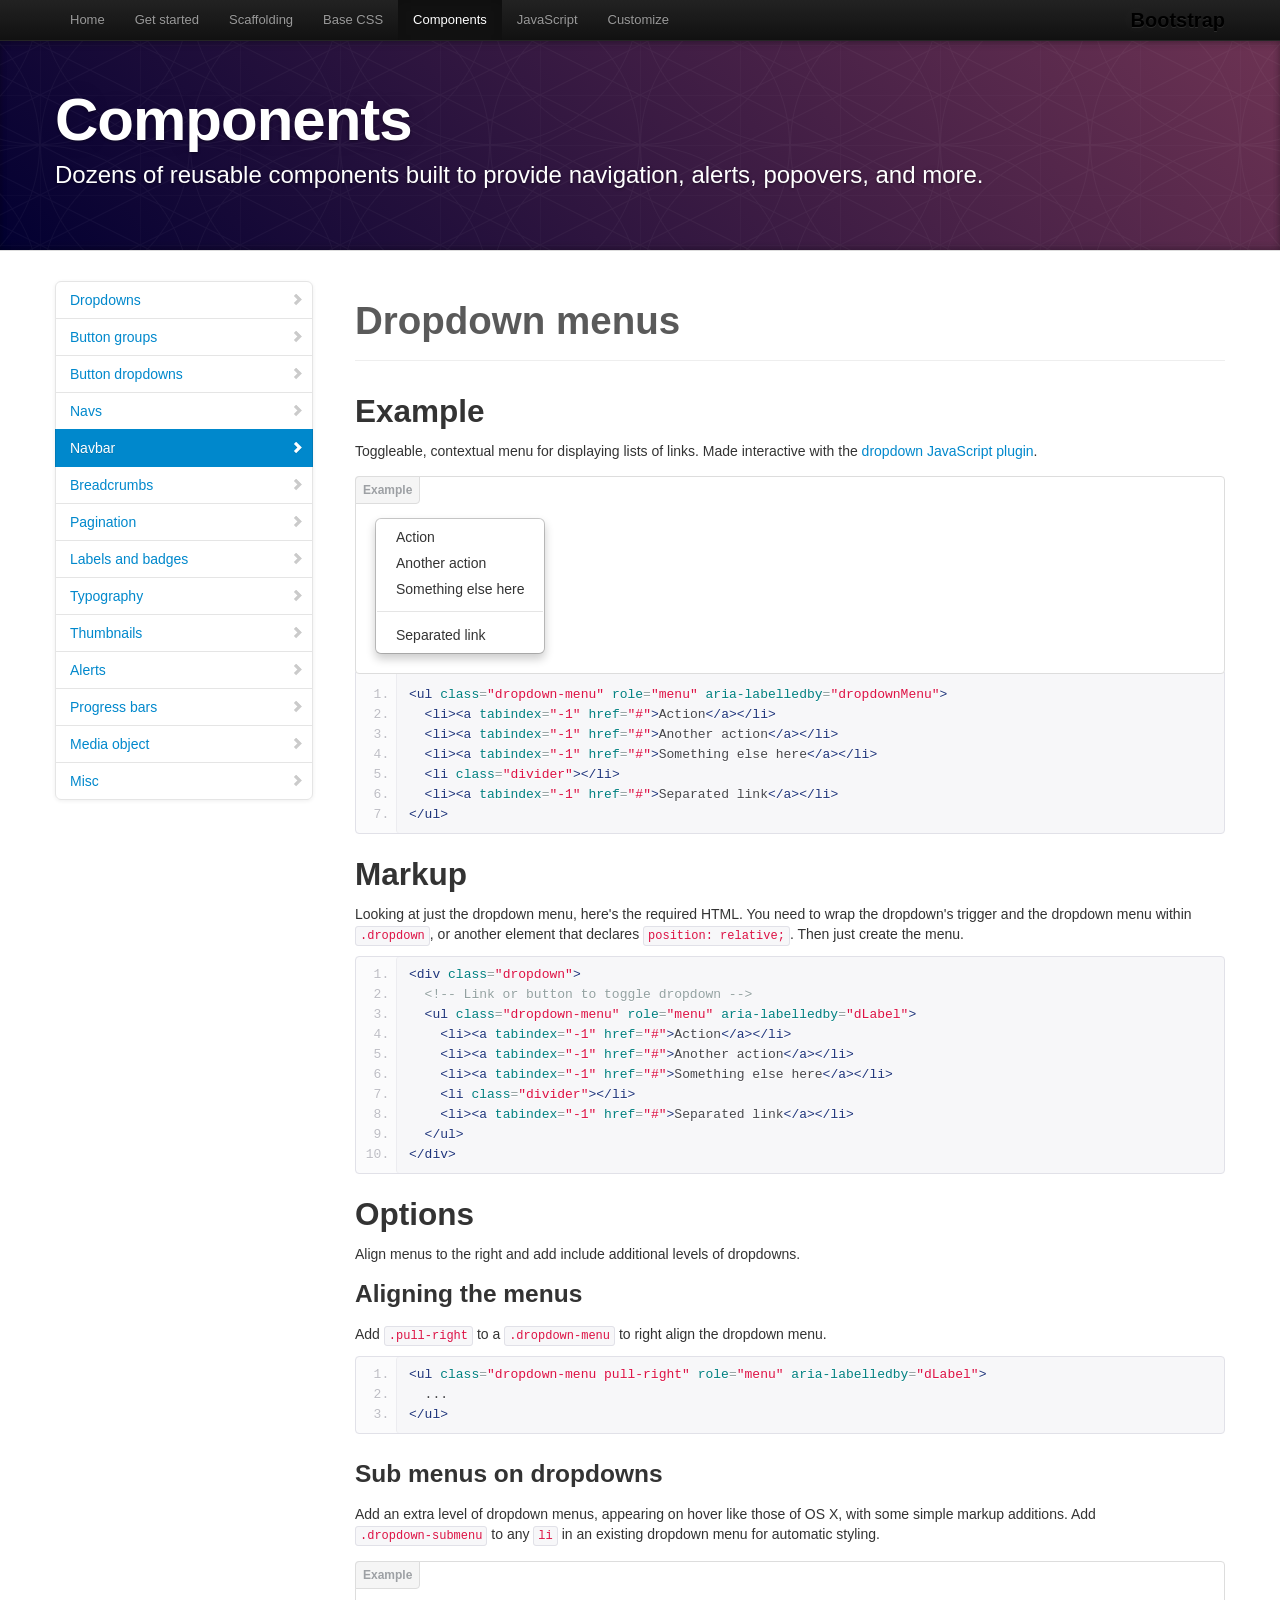
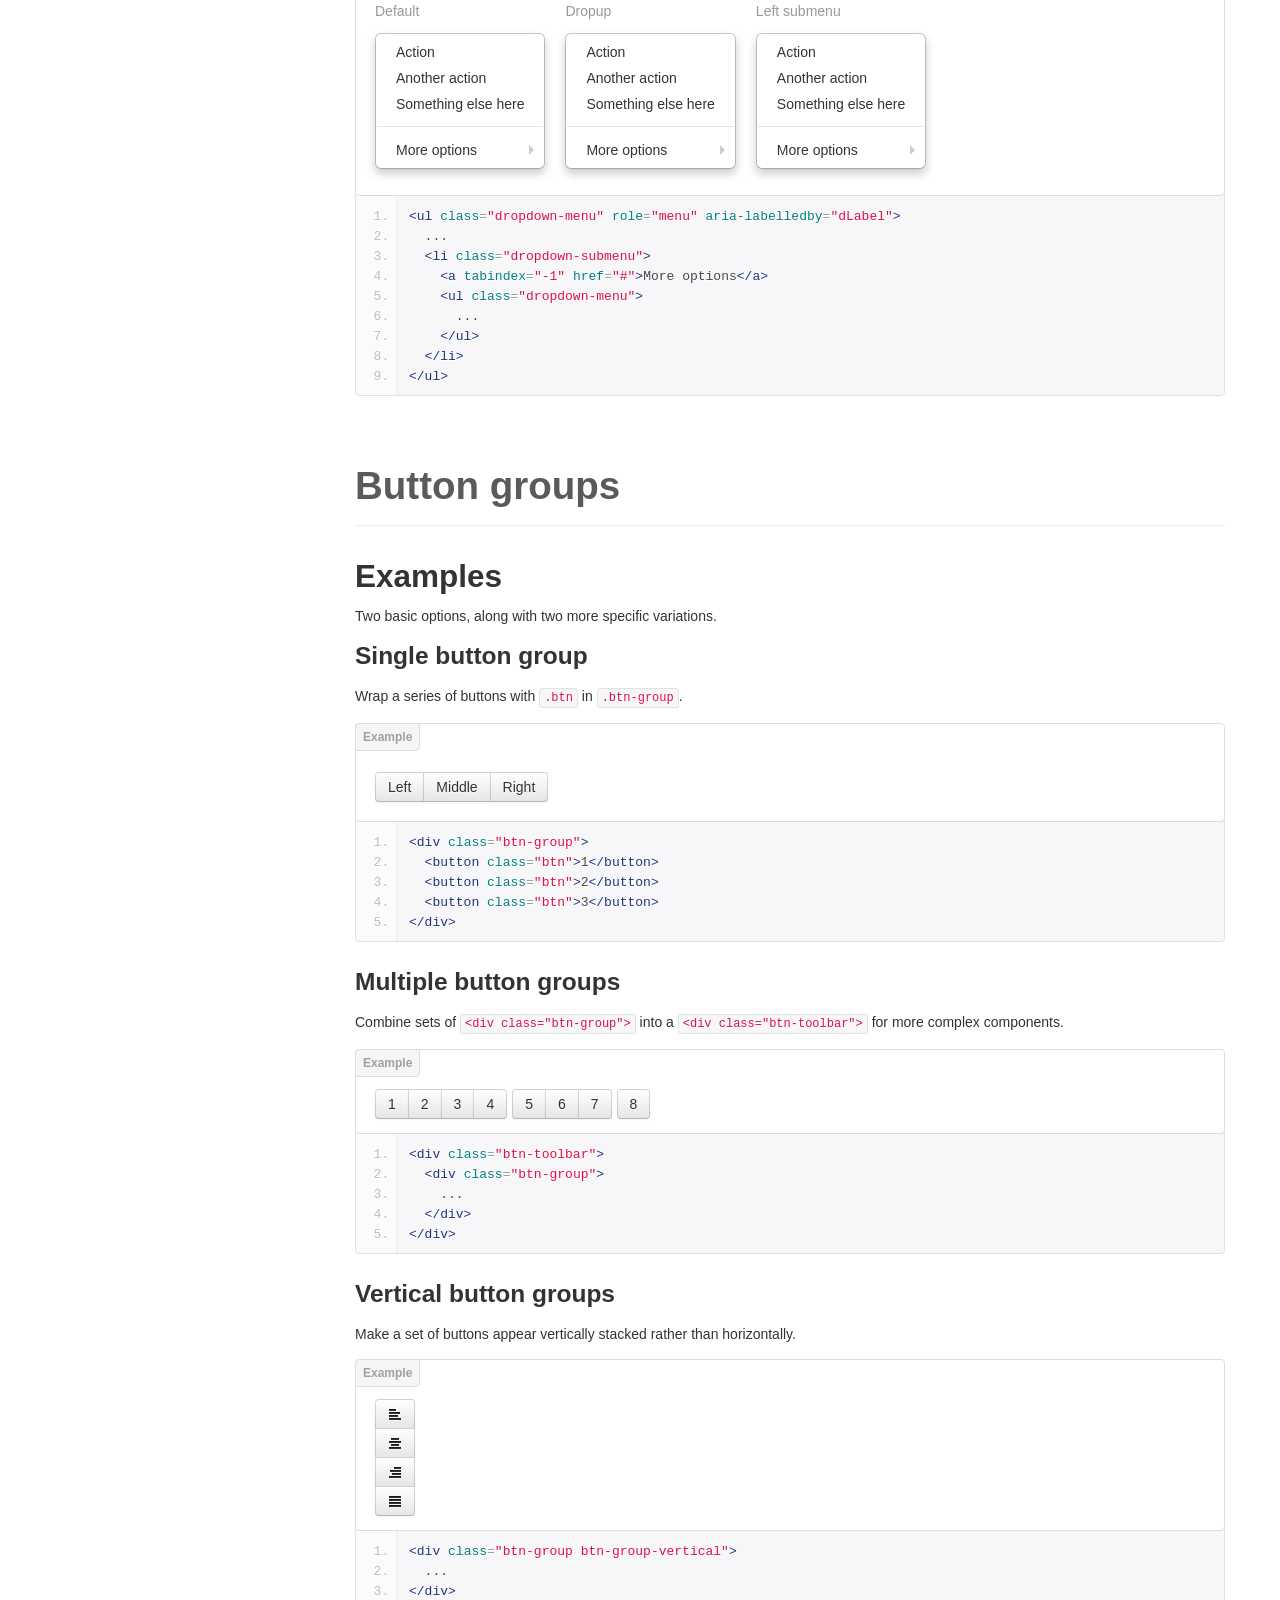
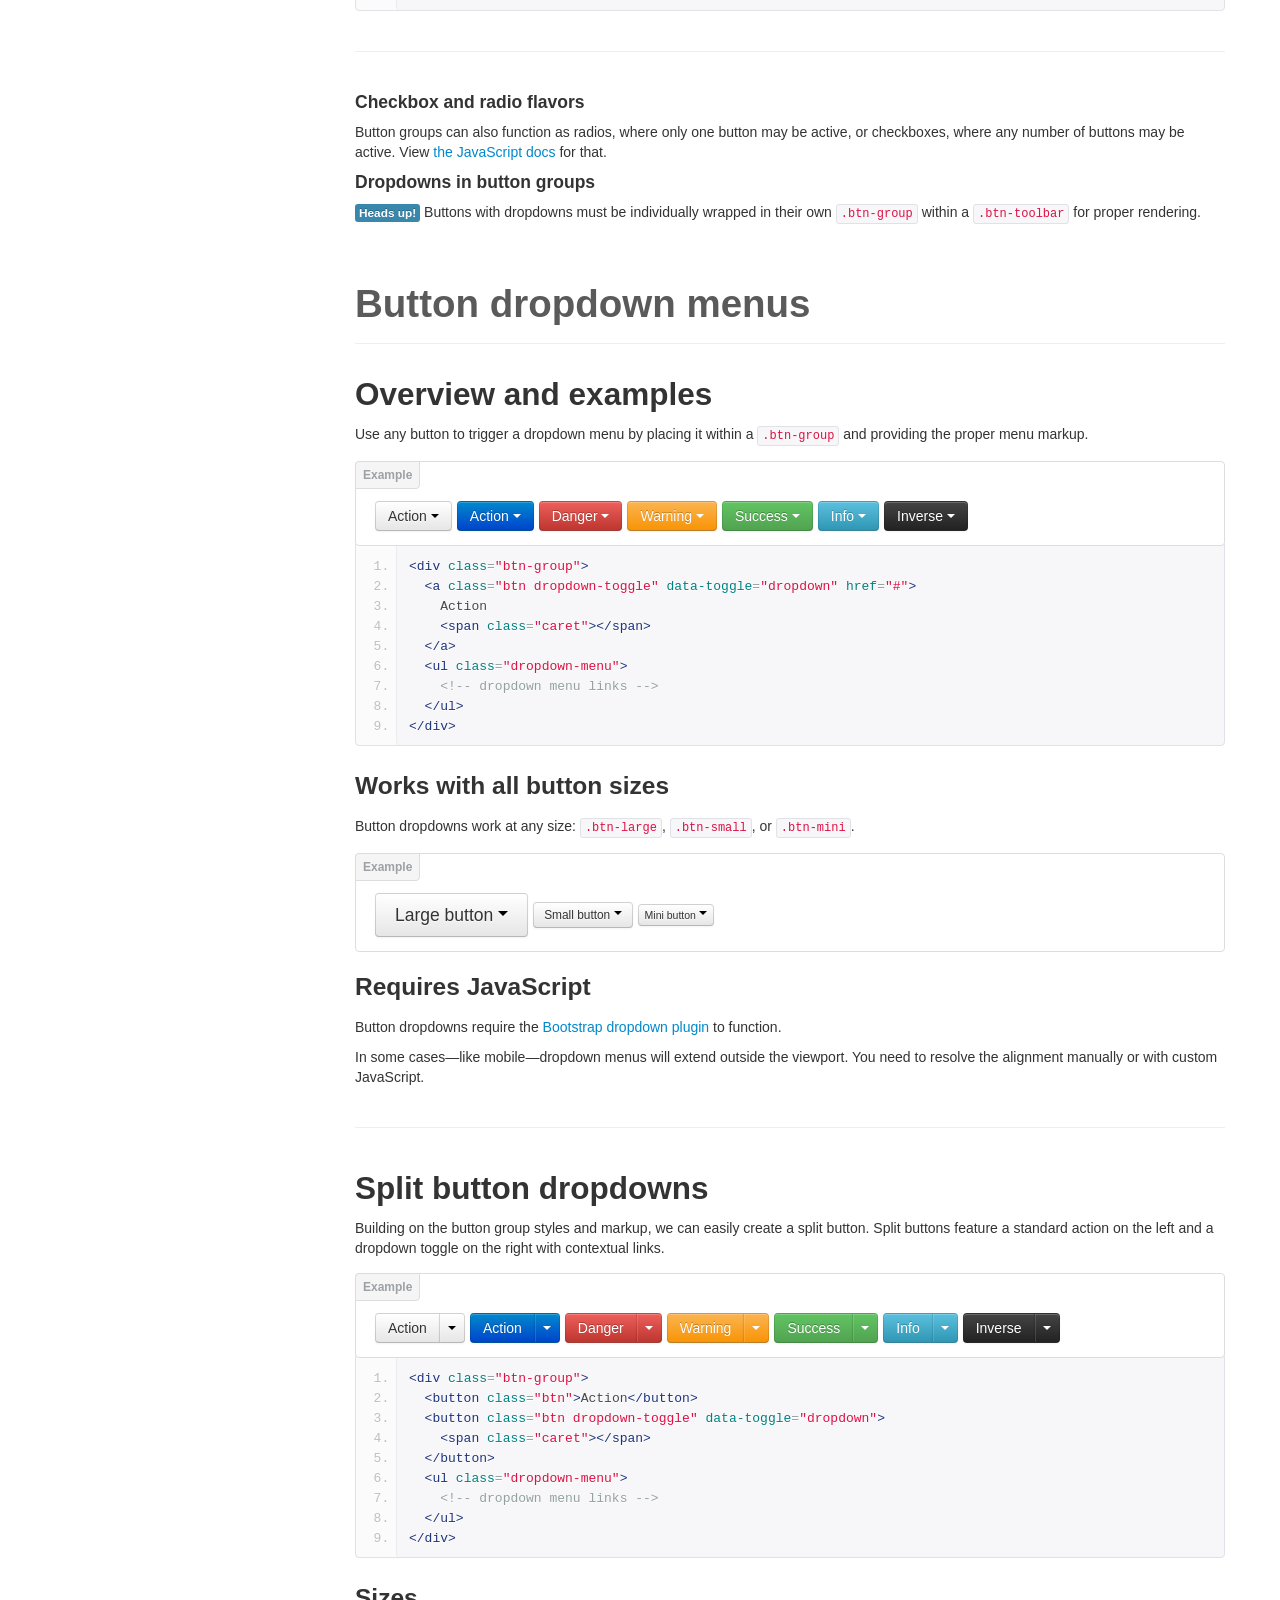
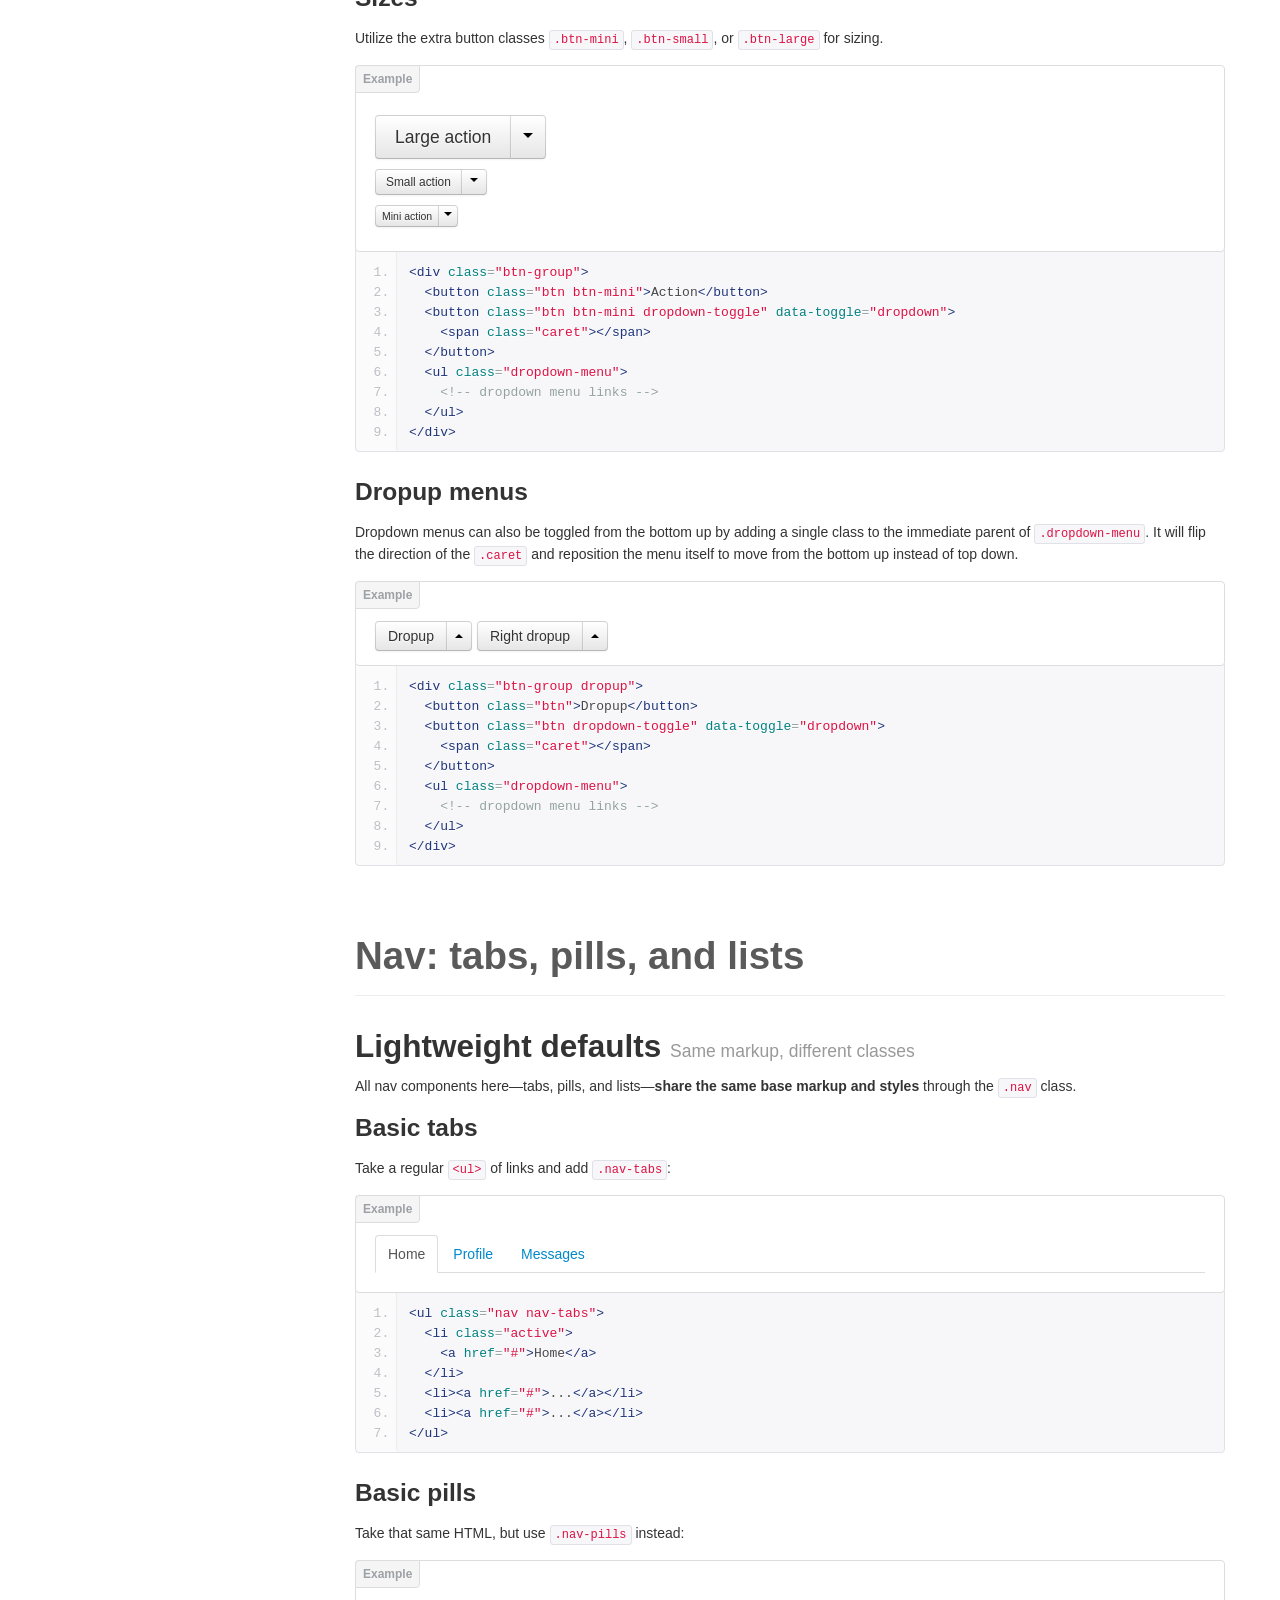
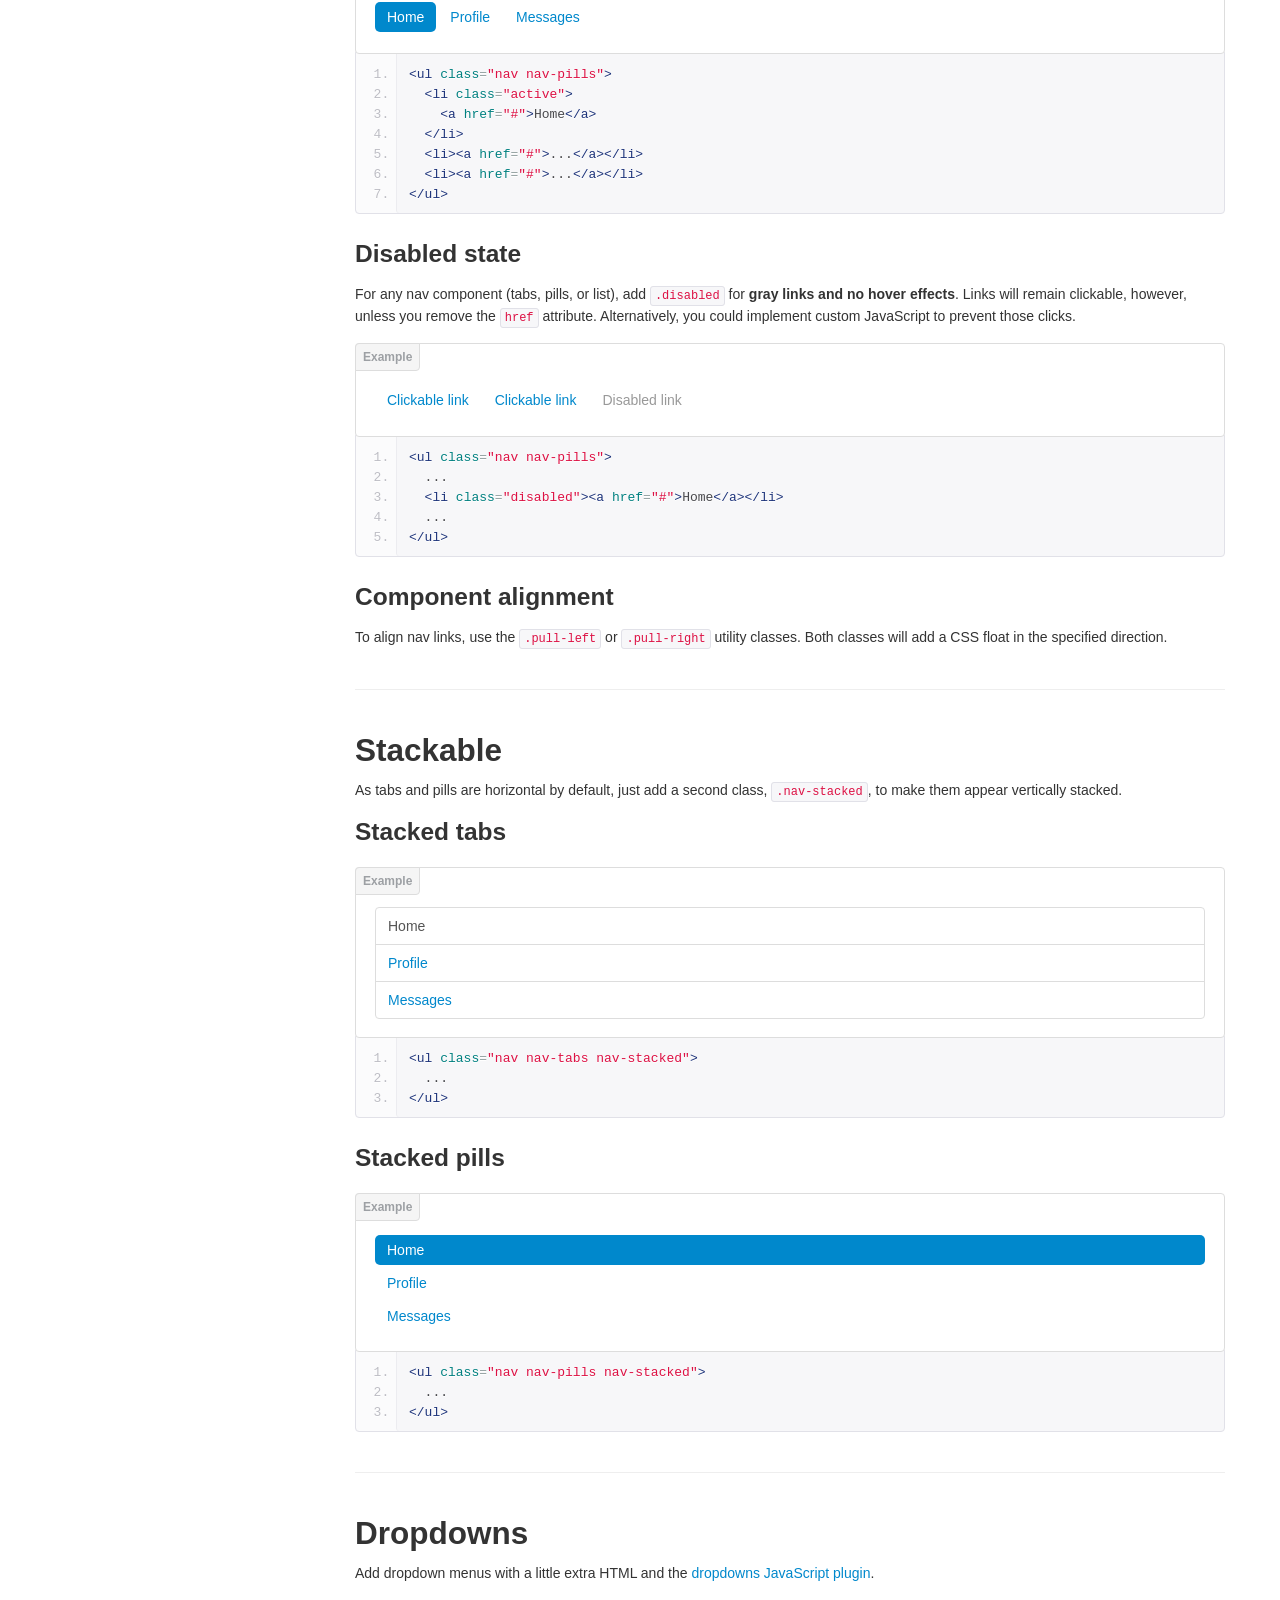
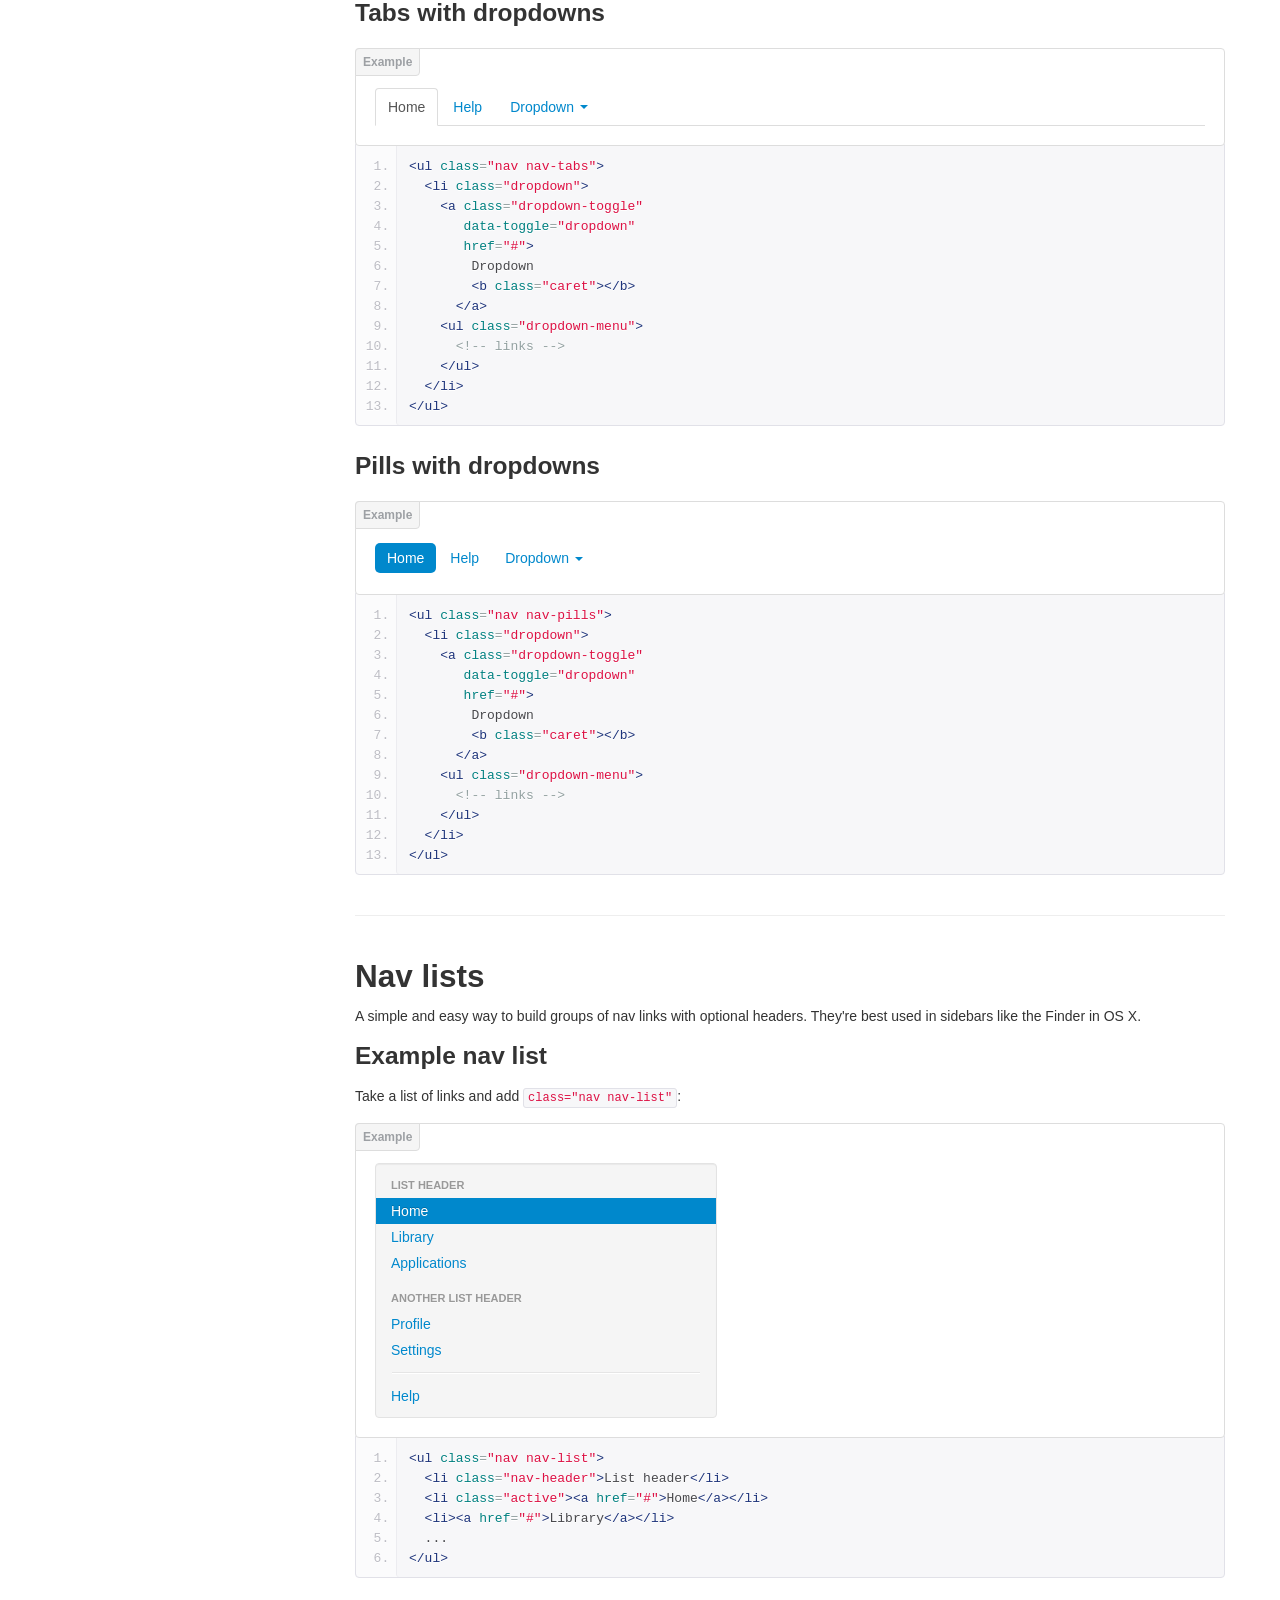
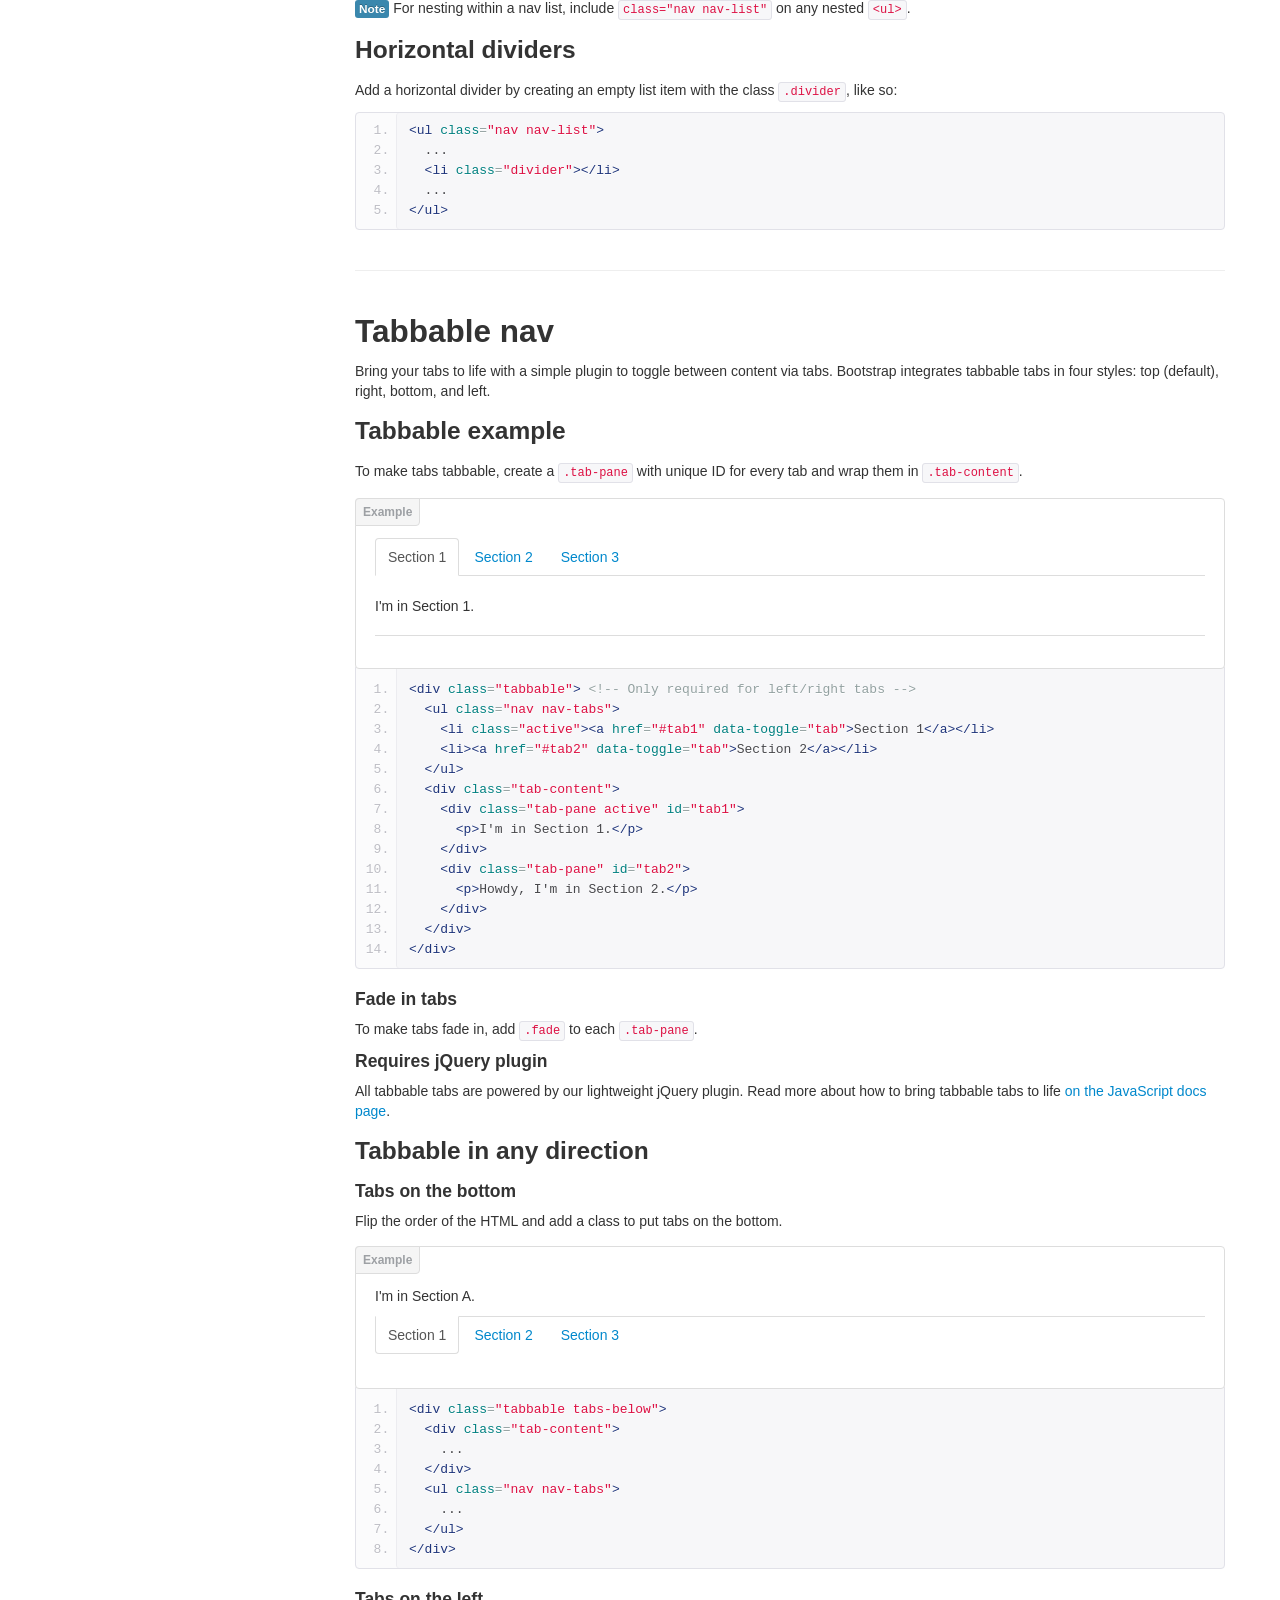
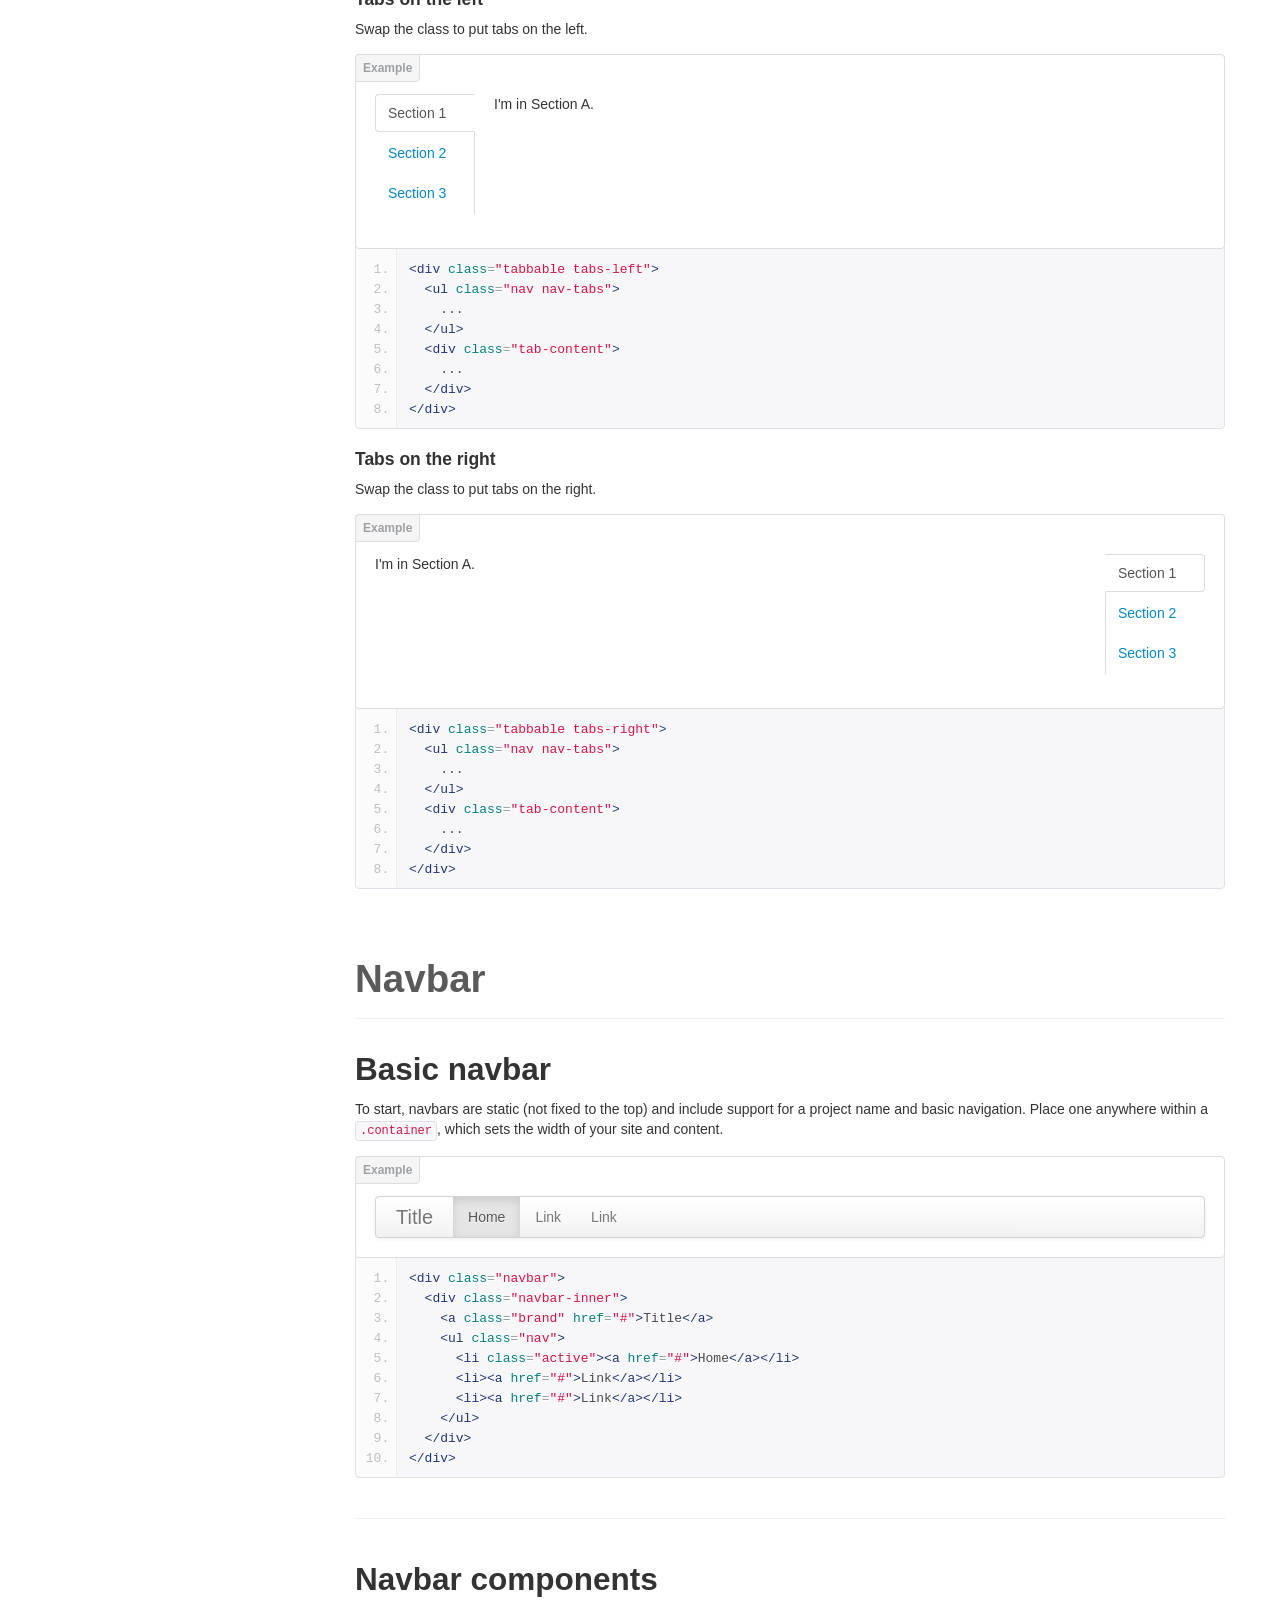
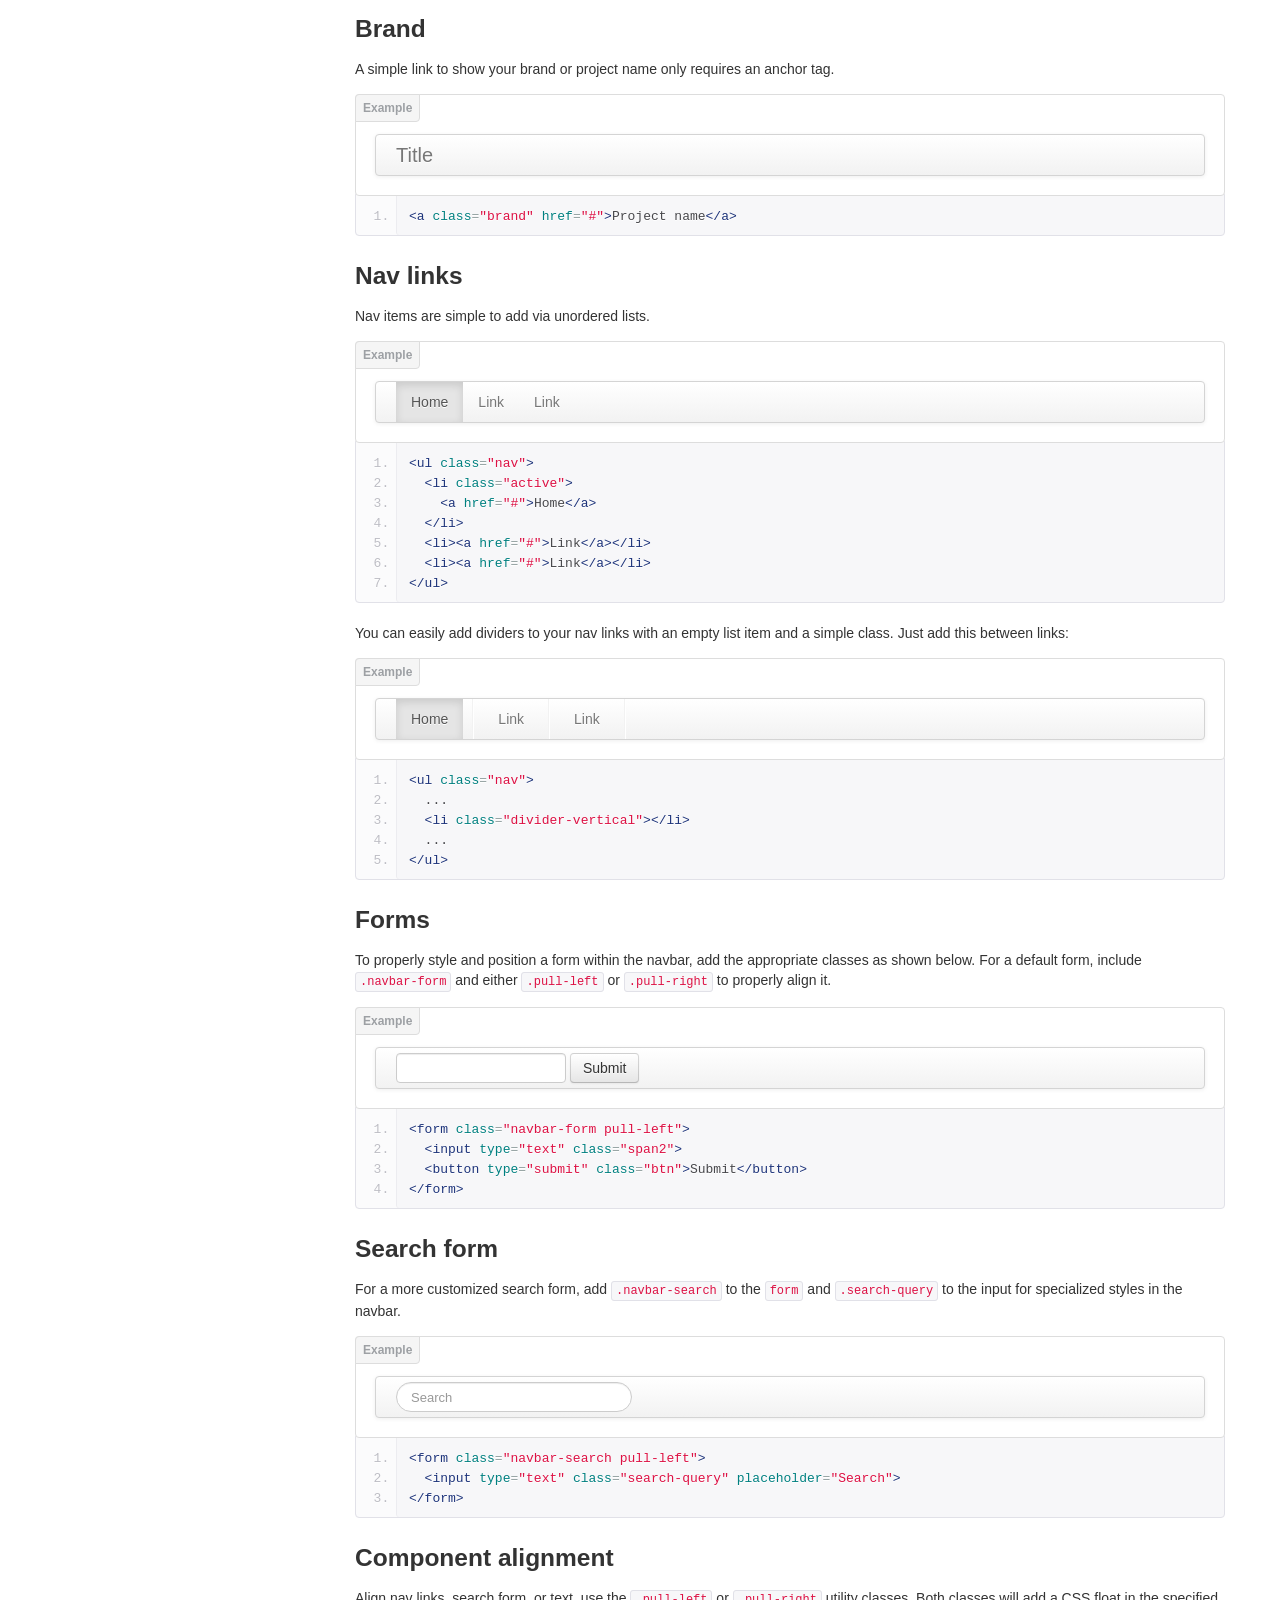
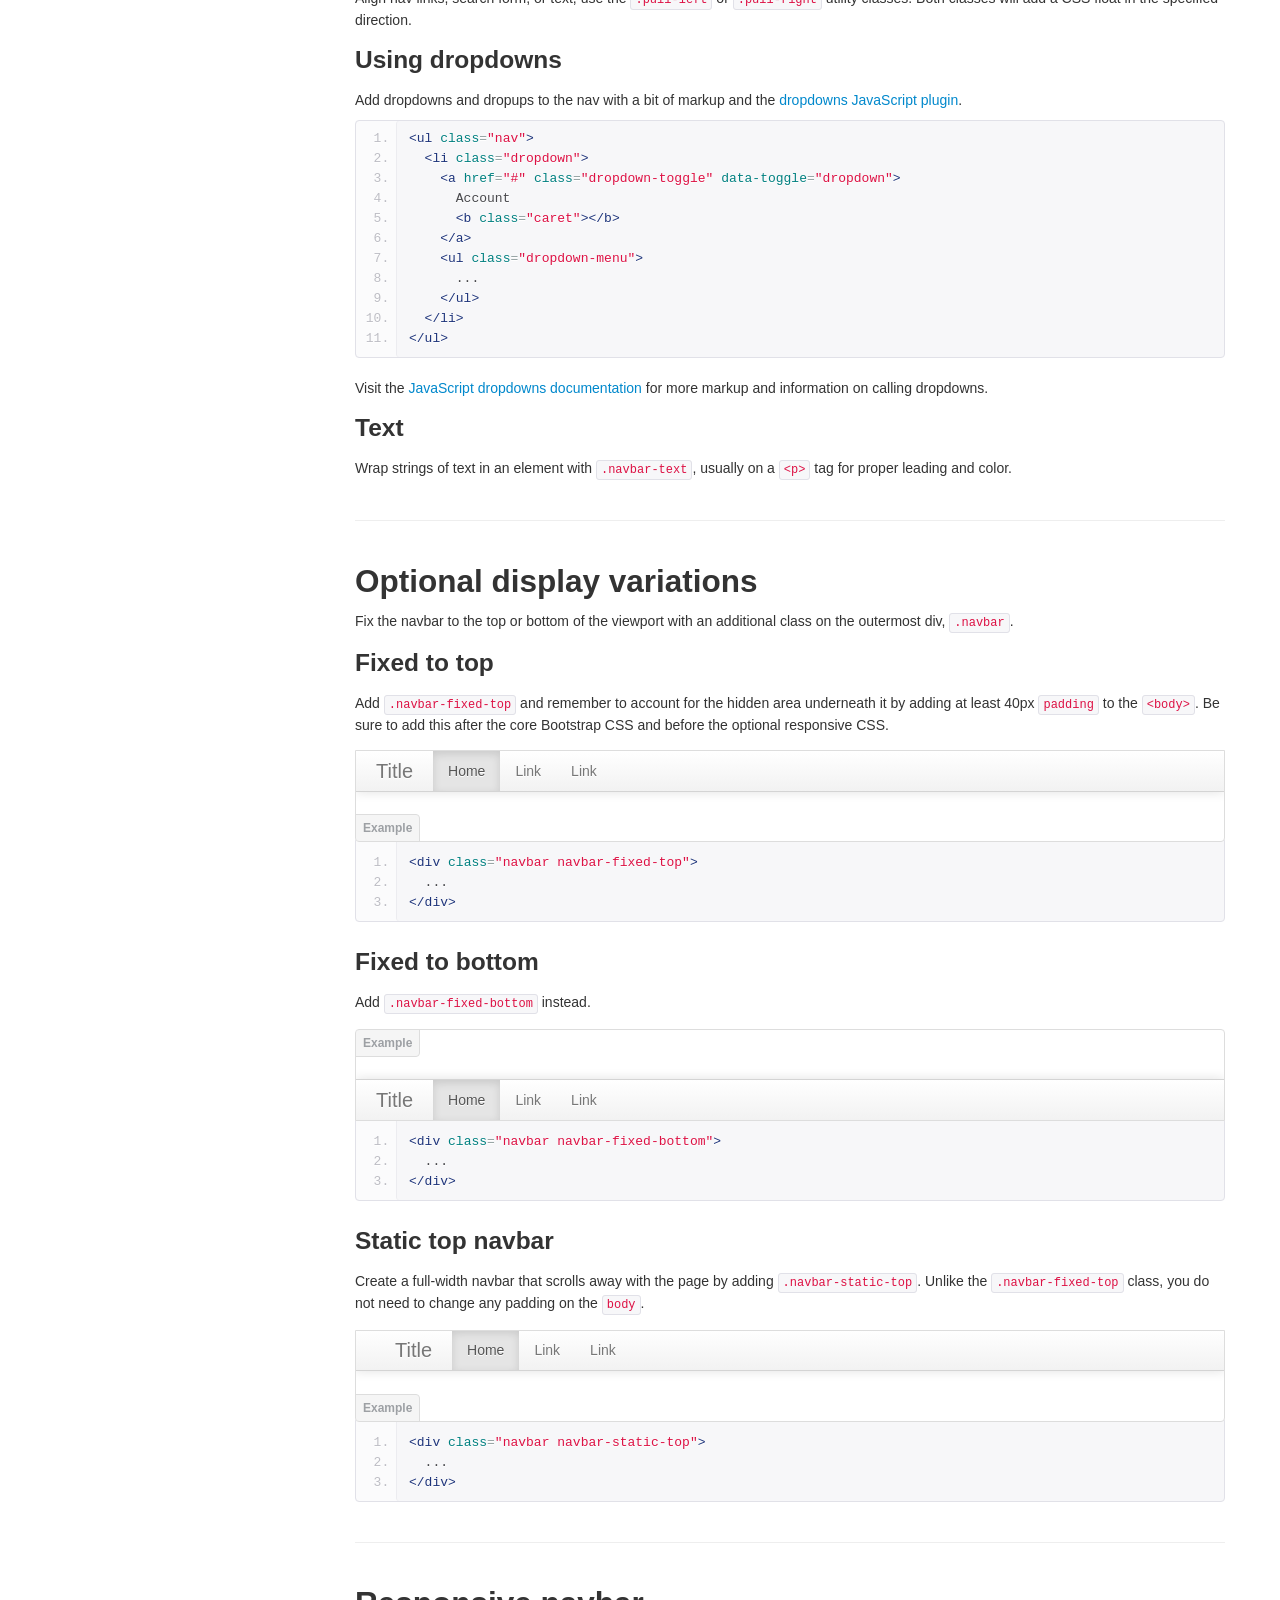
<file: assets/bootstrap/docs/components.html>
<!DOCTYPE html>
<html lang="en">
  <head>
    <meta charset="utf-8">
    <title>Components · Bootstrap</title>
    <meta name="viewport" content="width=device-width, initial-scale=1.0">
    <meta name="description" content="">
    <meta name="author" content="">

    <!-- Le styles -->
    <link href="assets/css/bootstrap.css" rel="stylesheet">
    <link href="assets/css/bootstrap-responsive.css" rel="stylesheet">
    <link href="assets/css/docs.css" rel="stylesheet">
    <link href="assets/js/google-code-prettify/prettify.css" rel="stylesheet">

    <!-- Le HTML5 shim, for IE6-8 support of HTML5 elements -->
    <!--[if lt IE 9]>
      <script src="http://html5shim.googlecode.com/svn/trunk/html5.js"></script>
    <![endif]-->

    <!-- Le fav and touch icons -->
    <link rel="apple-touch-icon-precomposed" sizes="144x144" href="assets/ico/apple-touch-icon-144-precomposed.png">
    <link rel="apple-touch-icon-precomposed" sizes="114x114" href="assets/ico/apple-touch-icon-114-precomposed.png">
      <link rel="apple-touch-icon-precomposed" sizes="72x72" href="assets/ico/apple-touch-icon-72-precomposed.png">
                    <link rel="apple-touch-icon-precomposed" href="assets/ico/apple-touch-icon-57-precomposed.png">
                                   <link rel="shortcut icon" href="assets/ico/favicon.png">

  </head>

  <body data-spy="scroll" data-target=".bs-docs-sidebar">

    <!-- Navbar
    ================================================== -->
    <div class="navbar navbar-inverse navbar-fixed-top">
      <div class="navbar-inner">
        <div class="container">
          <button type="button" class="btn btn-navbar" data-toggle="collapse" data-target=".nav-collapse">
            <span class="icon-bar"></span>
            <span class="icon-bar"></span>
            <span class="icon-bar"></span>
          </button>
          <a class="brand" href="./index.html">Bootstrap</a>
          <div class="nav-collapse collapse">
            <ul class="nav">
              <li class="">
                <a href="./index.html">Home</a>
              </li>
              <li class="">
                <a href="./getting-started.html">Get started</a>
              </li>
              <li class="">
                <a href="./scaffolding.html">Scaffolding</a>
              </li>
              <li class="">
                <a href="./base-css.html">Base CSS</a>
              </li>
              <li class="active">
                <a href="./components.html">Components</a>
              </li>
              <li class="">
                <a href="./javascript.html">JavaScript</a>
              </li>
              <li class="">
                <a href="./customize.html">Customize</a>
              </li>
            </ul>
          </div>
        </div>
      </div>
    </div>

<!-- Subhead
================================================== -->
<header class="jumbotron subhead" id="overview">
  <div class="container">
    <h1>Components</h1>
    <p class="lead">Dozens of reusable components built to provide navigation, alerts, popovers, and more.</p>
  </div>
</header>


  <div class="container">

    <!-- Docs nav
    ================================================== -->
    <div class="row">
      <div class="span3 bs-docs-sidebar">
        <ul class="nav nav-list bs-docs-sidenav">
          <li><a href="#dropdowns"><i class="icon-chevron-right"></i> Dropdowns</a></li>
          <li><a href="#buttonGroups"><i class="icon-chevron-right"></i> Button groups</a></li>
          <li><a href="#buttonDropdowns"><i class="icon-chevron-right"></i> Button dropdowns</a></li>
          <li><a href="#navs"><i class="icon-chevron-right"></i> Navs</a></li>
          <li><a href="#navbar"><i class="icon-chevron-right"></i> Navbar</a></li>
          <li><a href="#breadcrumbs"><i class="icon-chevron-right"></i> Breadcrumbs</a></li>
          <li><a href="#pagination"><i class="icon-chevron-right"></i> Pagination</a></li>
          <li><a href="#labels-badges"><i class="icon-chevron-right"></i> Labels and badges</a></li>
          <li><a href="#typography"><i class="icon-chevron-right"></i> Typography</a></li>
          <li><a href="#thumbnails"><i class="icon-chevron-right"></i> Thumbnails</a></li>
          <li><a href="#alerts"><i class="icon-chevron-right"></i> Alerts</a></li>
          <li><a href="#progress"><i class="icon-chevron-right"></i> Progress bars</a></li>
          <li><a href="#media"><i class="icon-chevron-right"></i> Media object</a></li>
          <li><a href="#misc"><i class="icon-chevron-right"></i> Misc</a></li>
        </ul>
      </div>
      <div class="span9">



        <!-- Dropdowns
        ================================================== -->
        <section id="dropdowns">
          <div class="page-header">
            <h1>Dropdown menus</h1>
          </div>

          <h2>Example</h2>
          <p>Toggleable, contextual menu for displaying lists of links. Made interactive with the <a href="./javascript.html#dropdowns">dropdown JavaScript plugin</a>.</p>
          <div class="bs-docs-example">
            <div class="dropdown clearfix">
              <ul class="dropdown-menu" role="menu" aria-labelledby="dropdownMenu" style="display: block; position: static; margin-bottom: 5px; *width: 180px;">
                <li><a tabindex="-1" href="#">Action</a></li>
                <li><a tabindex="-1" href="#">Another action</a></li>
                <li><a tabindex="-1" href="#">Something else here</a></li>
                <li class="divider"></li>
                <li><a tabindex="-1" href="#">Separated link</a></li>
              </ul>
            </div>
          </div>
<pre class="prettyprint linenums">
&lt;ul class="dropdown-menu" role="menu" aria-labelledby="dropdownMenu"&gt;
  &lt;li&gt;&lt;a tabindex="-1" href="#"&gt;Action&lt;/a&gt;&lt;/li&gt;
  &lt;li&gt;&lt;a tabindex="-1" href="#"&gt;Another action&lt;/a&gt;&lt;/li&gt;
  &lt;li&gt;&lt;a tabindex="-1" href="#"&gt;Something else here&lt;/a&gt;&lt;/li&gt;
  &lt;li class="divider"&gt;&lt;/li&gt;
  &lt;li&gt;&lt;a tabindex="-1" href="#"&gt;Separated link&lt;/a&gt;&lt;/li&gt;
&lt;/ul&gt;
</pre>

          <h2>Markup</h2>
          <p>Looking at just the dropdown menu, here's the required HTML. You need to wrap the dropdown's trigger and the dropdown menu within <code>.dropdown</code>, or another element that declares <code>position: relative;</code>. Then just create the menu.</p>

<pre class="prettyprint linenums">
&lt;div class="dropdown"&gt;
  &lt;!-- Link or button to toggle dropdown --&gt;
  &lt;ul class="dropdown-menu" role="menu" aria-labelledby="dLabel"&gt;
    &lt;li&gt;&lt;a tabindex="-1" href="#"&gt;Action&lt;/a&gt;&lt;/li&gt;
    &lt;li&gt;&lt;a tabindex="-1" href="#"&gt;Another action&lt;/a&gt;&lt;/li&gt;
    &lt;li&gt;&lt;a tabindex="-1" href="#"&gt;Something else here&lt;/a&gt;&lt;/li&gt;
    &lt;li class="divider"&gt;&lt;/li&gt;
    &lt;li&gt;&lt;a tabindex="-1" href="#"&gt;Separated link&lt;/a&gt;&lt;/li&gt;
  &lt;/ul&gt;
&lt;/div&gt;
</pre>

          <h2>Options</h2>
          <p>Align menus to the right and add include additional levels of dropdowns.</p>

          <h3>Aligning the menus</h3>
          <p>Add <code>.pull-right</code> to a <code>.dropdown-menu</code> to right align the dropdown menu.</p>
<pre class="prettyprint linenums">
&lt;ul class="dropdown-menu pull-right" role="menu" aria-labelledby="dLabel"&gt;
  ...
&lt;/ul&gt;
</pre>

          <h3>Sub menus on dropdowns</h3>
          <p>Add an extra level of dropdown menus, appearing on hover like those of OS X, with some simple markup additions. Add <code>.dropdown-submenu</code> to any <code>li</code> in an existing dropdown menu for automatic styling.</p>
          <div class="bs-docs-example bs-docs-example-submenus">

            <div class="pull-left">
              <p class="muted">Default</p>
              <div class="dropdown clearfix">
                <ul class="dropdown-menu" role="menu" aria-labelledby="dropdownMenu">
                  <li><a tabindex="-1" href="#">Action</a></li>
                  <li><a tabindex="-1" href="#">Another action</a></li>
                  <li><a tabindex="-1" href="#">Something else here</a></li>
                  <li class="divider"></li>
                  <li class="dropdown-submenu">
                    <a tabindex="-1" href="#">More options</a>
                    <ul class="dropdown-menu">
                      <li><a tabindex="-1" href="#">Second level link</a></li>
                      <li><a tabindex="-1" href="#">Second level link</a></li>
                      <li><a tabindex="-1" href="#">Second level link</a></li>
                      <li><a tabindex="-1" href="#">Second level link</a></li>
                      <li><a tabindex="-1" href="#">Second level link</a></li>
                    </ul>
                  </li>
                </ul>
              </div>
            </div>

            <div class="pull-left">
              <p class="muted">Dropup</p>
              <div class="dropup">
                <ul class="dropdown-menu" role="menu" aria-labelledby="dropdownMenu">
                  <li><a tabindex="-1" href="#">Action</a></li>
                  <li><a tabindex="-1" href="#">Another action</a></li>
                  <li><a tabindex="-1" href="#">Something else here</a></li>
                  <li class="divider"></li>
                  <li class="dropdown-submenu">
                    <a tabindex="-1" href="#">More options</a>
                    <ul class="dropdown-menu">
                      <li><a tabindex="-1" href="#">Second level link</a></li>
                      <li><a tabindex="-1" href="#">Second level link</a></li>
                      <li><a tabindex="-1" href="#">Second level link</a></li>
                      <li><a tabindex="-1" href="#">Second level link</a></li>
                      <li><a tabindex="-1" href="#">Second level link</a></li>
                    </ul>
                  </li>
                </ul>
              </div>
            </div>

            <div class="pull-left">
              <p class="muted">Left submenu</p>
              <div class="dropdown">
                <ul class="dropdown-menu" role="menu" aria-labelledby="dropdownMenu">
                  <li><a tabindex="-1" href="#">Action</a></li>
                  <li><a tabindex="-1" href="#">Another action</a></li>
                  <li><a tabindex="-1" href="#">Something else here</a></li>
                  <li class="divider"></li>
                  <li class="dropdown-submenu pull-left">
                    <a tabindex="-1" href="#">More options</a>
                    <ul class="dropdown-menu">
                      <li><a tabindex="-1" href="#">Second level link</a></li>
                      <li><a tabindex="-1" href="#">Second level link</a></li>
                      <li><a tabindex="-1" href="#">Second level link</a></li>
                      <li><a tabindex="-1" href="#">Second level link</a></li>
                      <li><a tabindex="-1" href="#">Second level link</a></li>
                    </ul>
                  </li>
                </ul>
              </div>
            </div>

          </div>
<pre class="prettyprint linenums">
&lt;ul class="dropdown-menu" role="menu" aria-labelledby="dLabel"&gt;
  ...
  &lt;li class="dropdown-submenu"&gt;
    &lt;a tabindex="-1" href="#"&gt;More options&lt;/a&gt;
    &lt;ul class="dropdown-menu"&gt;
      ...
    &lt;/ul&gt;
  &lt;/li&gt;
&lt;/ul&gt;
</pre>

        </section>




        <!-- Button Groups
        ================================================== -->
        <section id="buttonGroups">
          <div class="page-header">
            <h1>Button groups</h1>
          </div>

          <h2>Examples</h2>
          <p>Two basic options, along with two more specific variations.</p>

          <h3>Single button group</h3>
          <p>Wrap a series of buttons with <code>.btn</code> in <code>.btn-group</code>.</p>
          <div class="bs-docs-example">
            <div class="btn-group" style="margin: 9px 0 5px;">
              <button class="btn">Left</button>
              <button class="btn">Middle</button>
              <button class="btn">Right</button>
            </div>
          </div>
<pre class="prettyprint linenums">
&lt;div class="btn-group"&gt;
  &lt;button class="btn"&gt;1&lt;/button&gt;
  &lt;button class="btn"&gt;2&lt;/button&gt;
  &lt;button class="btn"&gt;3&lt;/button&gt;
&lt;/div&gt;
</pre>

          <h3>Multiple button groups</h3>
          <p>Combine sets of <code>&lt;div class="btn-group"&gt;</code> into a <code>&lt;div class="btn-toolbar"&gt;</code> for more complex components.</p>
          <div class="bs-docs-example">
            <div class="btn-toolbar" style="margin: 0;">
              <div class="btn-group">
                <button class="btn">1</button>
                <button class="btn">2</button>
                <button class="btn">3</button>
                <button class="btn">4</button>
              </div>
              <div class="btn-group">
                <button class="btn">5</button>
                <button class="btn">6</button>
                <button class="btn">7</button>
              </div>
              <div class="btn-group">
                <button class="btn">8</button>
              </div>
            </div>
          </div>
<pre class="prettyprint linenums">
&lt;div class="btn-toolbar"&gt;
  &lt;div class="btn-group"&gt;
    ...
  &lt;/div&gt;
&lt;/div&gt;
</pre>

          <h3>Vertical button groups</h3>
          <p>Make a set of buttons appear vertically stacked rather than horizontally.</p>
          <div class="bs-docs-example">
            <div class="btn-group btn-group-vertical">
              <button type="button" class="btn"><i class="icon-align-left"></i></button>
              <button type="button" class="btn"><i class="icon-align-center"></i></button>
              <button type="button" class="btn"><i class="icon-align-right"></i></button>
              <button type="button" class="btn"><i class="icon-align-justify"></i></button>
            </div>
          </div>
<pre class="prettyprint linenums">
&lt;div class="btn-group btn-group-vertical"&gt;
  ...
&lt;/div&gt;
</pre>


          <hr class="bs-docs-separator">


          <h4>Checkbox and radio flavors</h4>
          <p>Button groups can also function as radios, where only one button may be active, or checkboxes, where any number of buttons may be active. View <a href="./javascript.html#buttons">the JavaScript docs</a> for that.</p>

          <h4>Dropdowns in button groups</h4>
          <p><span class="label label-info">Heads up!</span> Buttons with dropdowns must be individually wrapped in their own <code>.btn-group</code> within a <code>.btn-toolbar</code> for proper rendering.</p>
        </section>



        <!-- Split button dropdowns
        ================================================== -->
        <section id="buttonDropdowns">
          <div class="page-header">
            <h1>Button dropdown menus</h1>
          </div>


          <h2>Overview and examples</h2>
          <p>Use any button to trigger a dropdown menu by placing it within a <code>.btn-group</code> and providing the proper menu markup.</p>
          <div class="bs-docs-example">
            <div class="btn-toolbar" style="margin: 0;">
              <div class="btn-group">
                <button class="btn dropdown-toggle" data-toggle="dropdown">Action <span class="caret"></span></button>
                <ul class="dropdown-menu">
                  <li><a href="#">Action</a></li>
                  <li><a href="#">Another action</a></li>
                  <li><a href="#">Something else here</a></li>
                  <li class="divider"></li>
                  <li><a href="#">Separated link</a></li>
                </ul>
              </div><!-- /btn-group -->
              <div class="btn-group">
                <button class="btn btn-primary dropdown-toggle" data-toggle="dropdown">Action <span class="caret"></span></button>
                <ul class="dropdown-menu">
                  <li><a href="#">Action</a></li>
                  <li><a href="#">Another action</a></li>
                  <li><a href="#">Something else here</a></li>
                  <li class="divider"></li>
                  <li><a href="#">Separated link</a></li>
                </ul>
              </div><!-- /btn-group -->
              <div class="btn-group">
                <button class="btn btn-danger dropdown-toggle" data-toggle="dropdown">Danger <span class="caret"></span></button>
                <ul class="dropdown-menu">
                  <li><a href="#">Action</a></li>
                  <li><a href="#">Another action</a></li>
                  <li><a href="#">Something else here</a></li>
                  <li class="divider"></li>
                  <li><a href="#">Separated link</a></li>
                </ul>
              </div><!-- /btn-group -->
              <div class="btn-group">
                <button class="btn btn-warning dropdown-toggle" data-toggle="dropdown">Warning <span class="caret"></span></button>
                <ul class="dropdown-menu">
                  <li><a href="#">Action</a></li>
                  <li><a href="#">Another action</a></li>
                  <li><a href="#">Something else here</a></li>
                  <li class="divider"></li>
                  <li><a href="#">Separated link</a></li>
                </ul>
              </div><!-- /btn-group -->
              <div class="btn-group">
                <button class="btn btn-success dropdown-toggle" data-toggle="dropdown">Success <span class="caret"></span></button>
                <ul class="dropdown-menu">
                  <li><a href="#">Action</a></li>
                  <li><a href="#">Another action</a></li>
                  <li><a href="#">Something else here</a></li>
                  <li class="divider"></li>
                  <li><a href="#">Separated link</a></li>
                </ul>
              </div><!-- /btn-group -->
              <div class="btn-group">
                <button class="btn btn-info dropdown-toggle" data-toggle="dropdown">Info <span class="caret"></span></button>
                <ul class="dropdown-menu">
                  <li><a href="#">Action</a></li>
                  <li><a href="#">Another action</a></li>
                  <li><a href="#">Something else here</a></li>
                  <li class="divider"></li>
                  <li><a href="#">Separated link</a></li>
                </ul>
              </div><!-- /btn-group -->
              <div class="btn-group">
                <button class="btn btn-inverse dropdown-toggle" data-toggle="dropdown">Inverse <span class="caret"></span></button>
                <ul class="dropdown-menu">
                  <li><a href="#">Action</a></li>
                  <li><a href="#">Another action</a></li>
                  <li><a href="#">Something else here</a></li>
                  <li class="divider"></li>
                  <li><a href="#">Separated link</a></li>
                </ul>
              </div><!-- /btn-group -->
            </div><!-- /btn-toolbar -->
          </div>
<pre class="prettyprint linenums">
&lt;div class="btn-group"&gt;
  &lt;a class="btn dropdown-toggle" data-toggle="dropdown" href="#"&gt;
    Action
    &lt;span class="caret"&gt;&lt;/span&gt;
  &lt;/a&gt;
  &lt;ul class="dropdown-menu"&gt;
    &lt;!-- dropdown menu links --&gt;
  &lt;/ul&gt;
&lt;/div&gt;
</pre>

          <h3>Works with all button sizes</h3>
          <p>Button dropdowns work at any size:  <code>.btn-large</code>, <code>.btn-small</code>, or <code>.btn-mini</code>.</p>
          <div class="bs-docs-example">
            <div class="btn-toolbar" style="margin: 0;">
              <div class="btn-group">
                <button class="btn btn-large dropdown-toggle" data-toggle="dropdown">Large button <span class="caret"></span></button>
                <ul class="dropdown-menu">
                  <li><a href="#">Action</a></li>
                  <li><a href="#">Another action</a></li>
                  <li><a href="#">Something else here</a></li>
                  <li class="divider"></li>
                  <li><a href="#">Separated link</a></li>
                </ul>
              </div><!-- /btn-group -->
              <div class="btn-group">
                <button class="btn btn-small dropdown-toggle" data-toggle="dropdown">Small button <span class="caret"></span></button>
                <ul class="dropdown-menu">
                  <li><a href="#">Action</a></li>
                  <li><a href="#">Another action</a></li>
                  <li><a href="#">Something else here</a></li>
                  <li class="divider"></li>
                  <li><a href="#">Separated link</a></li>
                </ul>
              </div><!-- /btn-group -->
              <div class="btn-group">
                <button class="btn btn-mini dropdown-toggle" data-toggle="dropdown">Mini button <span class="caret"></span></button>
                <ul class="dropdown-menu">
                  <li><a href="#">Action</a></li>
                  <li><a href="#">Another action</a></li>
                  <li><a href="#">Something else here</a></li>
                  <li class="divider"></li>
                  <li><a href="#">Separated link</a></li>
                </ul>
              </div><!-- /btn-group -->
            </div><!-- /btn-toolbar -->
          </div>

          <h3>Requires JavaScript</h3>
          <p>Button dropdowns require the <a href="./javascript.html#dropdowns">Bootstrap dropdown plugin</a> to function.</p>
          <p>In some cases&mdash;like mobile&mdash;dropdown menus will extend outside the viewport. You need to resolve the alignment manually or with custom JavaScript.</p>


          <hr class="bs-docs-separator">


          <h2>Split button dropdowns</h2>
          <p>Building on the button group styles and markup, we can easily create a split button. Split buttons feature a standard action on the left and a dropdown toggle on the right with contextual links.</p>
          <div class="bs-docs-example">
            <div class="btn-toolbar" style="margin: 0;">
              <div class="btn-group">
                <button class="btn">Action</button>
                <button class="btn dropdown-toggle" data-toggle="dropdown"><span class="caret"></span></button>
                <ul class="dropdown-menu">
                  <li><a href="#">Action</a></li>
                  <li><a href="#">Another action</a></li>
                  <li><a href="#">Something else here</a></li>
                  <li class="divider"></li>
                  <li><a href="#">Separated link</a></li>
                </ul>
              </div><!-- /btn-group -->
              <div class="btn-group">
                <button class="btn btn-primary">Action</button>
                <button class="btn btn-primary dropdown-toggle" data-toggle="dropdown"><span class="caret"></span></button>
                <ul class="dropdown-menu">
                  <li><a href="#">Action</a></li>
                  <li><a href="#">Another action</a></li>
                  <li><a href="#">Something else here</a></li>
                  <li class="divider"></li>
                  <li><a href="#">Separated link</a></li>
                </ul>
              </div><!-- /btn-group -->
              <div class="btn-group">
                <button class="btn btn-danger">Danger</button>
                <button class="btn btn-danger dropdown-toggle" data-toggle="dropdown"><span class="caret"></span></button>
                <ul class="dropdown-menu">
                  <li><a href="#">Action</a></li>
                  <li><a href="#">Another action</a></li>
                  <li><a href="#">Something else here</a></li>
                  <li class="divider"></li>
                  <li><a href="#">Separated link</a></li>
                </ul>
              </div><!-- /btn-group -->
              <div class="btn-group">
                <button class="btn btn-warning">Warning</button>
                <button class="btn btn-warning dropdown-toggle" data-toggle="dropdown"><span class="caret"></span></button>
                <ul class="dropdown-menu">
                  <li><a href="#">Action</a></li>
                  <li><a href="#">Another action</a></li>
                  <li><a href="#">Something else here</a></li>
                  <li class="divider"></li>
                  <li><a href="#">Separated link</a></li>
                </ul>
              </div><!-- /btn-group -->
              <div class="btn-group">
                <button class="btn btn-success">Success</button>
                <button class="btn btn-success dropdown-toggle" data-toggle="dropdown"><span class="caret"></span></button>
                <ul class="dropdown-menu">
                  <li><a href="#">Action</a></li>
                  <li><a href="#">Another action</a></li>
                  <li><a href="#">Something else here</a></li>
                  <li class="divider"></li>
                  <li><a href="#">Separated link</a></li>
                </ul>
              </div><!-- /btn-group -->
              <div class="btn-group">
                <button class="btn btn-info">Info</button>
                <button class="btn btn-info dropdown-toggle" data-toggle="dropdown"><span class="caret"></span></button>
                <ul class="dropdown-menu">
                  <li><a href="#">Action</a></li>
                  <li><a href="#">Another action</a></li>
                  <li><a href="#">Something else here</a></li>
                  <li class="divider"></li>
                  <li><a href="#">Separated link</a></li>
                </ul>
              </div><!-- /btn-group -->
              <div class="btn-group">
                <button class="btn btn-inverse">Inverse</button>
                <button class="btn btn-inverse dropdown-toggle" data-toggle="dropdown"><span class="caret"></span></button>
                <ul class="dropdown-menu">
                  <li><a href="#">Action</a></li>
                  <li><a href="#">Another action</a></li>
                  <li><a href="#">Something else here</a></li>
                  <li class="divider"></li>
                  <li><a href="#">Separated link</a></li>
                </ul>
              </div><!-- /btn-group -->
            </div><!-- /btn-toolbar -->
          </div>
<pre class="prettyprint linenums">
&lt;div class="btn-group"&gt;
  &lt;button class="btn"&gt;Action&lt;/button&gt;
  &lt;button class="btn dropdown-toggle" data-toggle="dropdown"&gt;
    &lt;span class="caret"&gt;&lt;/span&gt;
  &lt;/button&gt;
  &lt;ul class="dropdown-menu"&gt;
    &lt;!-- dropdown menu links --&gt;
  &lt;/ul&gt;
&lt;/div&gt;
</pre>

          <h3>Sizes</h3>
          <p>Utilize the extra button classes <code>.btn-mini</code>, <code>.btn-small</code>, or <code>.btn-large</code> for sizing.</p>
          <div class="bs-docs-example">
            <div class="btn-toolbar">
              <div class="btn-group">
                <button class="btn btn-large">Large action</button>
                <button class="btn btn-large dropdown-toggle" data-toggle="dropdown"><span class="caret"></span></button>
                <ul class="dropdown-menu">
                  <li><a href="#">Action</a></li>
                  <li><a href="#">Another action</a></li>
                  <li><a href="#">Something else here</a></li>
                  <li class="divider"></li>
                  <li><a href="#">Separated link</a></li>
                </ul>
              </div><!-- /btn-group -->
            </div><!-- /btn-toolbar -->
            <div class="btn-toolbar">
              <div class="btn-group">
                <button class="btn btn-small">Small action</button>
                <button class="btn btn-small dropdown-toggle" data-toggle="dropdown"><span class="caret"></span></button>
                <ul class="dropdown-menu">
                  <li><a href="#">Action</a></li>
                  <li><a href="#">Another action</a></li>
                  <li><a href="#">Something else here</a></li>
                  <li class="divider"></li>
                  <li><a href="#">Separated link</a></li>
                </ul>
              </div><!-- /btn-group -->
            </div><!-- /btn-toolbar -->
            <div class="btn-toolbar">
              <div class="btn-group">
                <button class="btn btn-mini">Mini action</button>
                <button class="btn btn-mini dropdown-toggle" data-toggle="dropdown"><span class="caret"></span></button>
                <ul class="dropdown-menu">
                  <li><a href="#">Action</a></li>
                  <li><a href="#">Another action</a></li>
                  <li><a href="#">Something else here</a></li>
                  <li class="divider"></li>
                  <li><a href="#">Separated link</a></li>
                </ul>
              </div><!-- /btn-group -->
            </div><!-- /btn-toolbar -->
          </div>
<pre class="prettyprint linenums">
&lt;div class="btn-group"&gt;
  &lt;button class="btn btn-mini"&gt;Action&lt;/button&gt;
  &lt;button class="btn btn-mini dropdown-toggle" data-toggle="dropdown"&gt;
    &lt;span class="caret"&gt;&lt;/span&gt;
  &lt;/button&gt;
  &lt;ul class="dropdown-menu"&gt;
    &lt;!-- dropdown menu links --&gt;
  &lt;/ul&gt;
&lt;/div&gt;
</pre>

          <h3>Dropup menus</h3>
          <p>Dropdown menus can also be toggled from the bottom up by adding a single class to the immediate parent of <code>.dropdown-menu</code>. It will flip the direction of the <code>.caret</code> and reposition the menu itself to move from the bottom up instead of top down.</p>
          <div class="bs-docs-example">
            <div class="btn-toolbar" style="margin: 0;">
              <div class="btn-group dropup">
                <button class="btn">Dropup</button>
                <button class="btn dropdown-toggle" data-toggle="dropdown"><span class="caret"></span></button>
                <ul class="dropdown-menu">
                  <li><a href="#">Action</a></li>
                  <li><a href="#">Another action</a></li>
                  <li><a href="#">Something else here</a></li>
                  <li class="divider"></li>
                  <li><a href="#">Separated link</a></li>
                </ul>
              </div><!-- /btn-group -->
              <div class="btn-group dropup">
                <button class="btn primary">Right dropup</button>
                <button class="btn primary dropdown-toggle" data-toggle="dropdown"><span class="caret"></span></button>
                <ul class="dropdown-menu pull-right">
                  <li><a href="#">Action</a></li>
                  <li><a href="#">Another action</a></li>
                  <li><a href="#">Something else here</a></li>
                  <li class="divider"></li>
                  <li><a href="#">Separated link</a></li>
                </ul>
              </div><!-- /btn-group -->
            </div>
          </div>
<pre class="prettyprint linenums">
&lt;div class="btn-group dropup"&gt;
  &lt;button class="btn"&gt;Dropup&lt;/button&gt;
  &lt;button class="btn dropdown-toggle" data-toggle="dropdown"&gt;
    &lt;span class="caret"&gt;&lt;/span&gt;
  &lt;/button&gt;
  &lt;ul class="dropdown-menu"&gt;
    &lt;!-- dropdown menu links --&gt;
  &lt;/ul&gt;
&lt;/div&gt;
</pre>

        </section>



        <!-- Nav, Tabs, & Pills
        ================================================== -->
        <section id="navs">
          <div class="page-header">
            <h1>Nav: tabs, pills, and lists</small></h1>
          </div>

          <h2>Lightweight defaults <small>Same markup, different classes</small></h2>
          <p>All nav components here&mdash;tabs, pills, and lists&mdash;<strong>share the same base markup and styles</strong> through the <code>.nav</code> class.</p>

          <h3>Basic tabs</h3>
          <p>Take a regular <code>&lt;ul&gt;</code> of links and add <code>.nav-tabs</code>:</p>
          <div class="bs-docs-example">
            <ul class="nav nav-tabs">
              <li class="active"><a href="#">Home</a></li>
              <li><a href="#">Profile</a></li>
              <li><a href="#">Messages</a></li>
            </ul>
          </div>
<pre class="prettyprint linenums">
&lt;ul class="nav nav-tabs"&gt;
  &lt;li class="active"&gt;
    &lt;a href="#"&gt;Home&lt;/a&gt;
  &lt;/li&gt;
  &lt;li&gt;&lt;a href="#"&gt;...&lt;/a&gt;&lt;/li&gt;
  &lt;li&gt;&lt;a href="#"&gt;...&lt;/a&gt;&lt;/li&gt;
&lt;/ul&gt;
</pre>

          <h3>Basic pills</h3>
          <p>Take that same HTML, but use <code>.nav-pills</code> instead:</p>
          <div class="bs-docs-example">
            <ul class="nav nav-pills">
              <li class="active"><a href="#">Home</a></li>
              <li><a href="#">Profile</a></li>
              <li><a href="#">Messages</a></li>
            </ul>
          </div>
<pre class="prettyprint linenums">
&lt;ul class="nav nav-pills"&gt;
  &lt;li class="active"&gt;
    &lt;a href="#"&gt;Home&lt;/a&gt;
  &lt;/li&gt;
  &lt;li&gt;&lt;a href="#"&gt;...&lt;/a&gt;&lt;/li&gt;
  &lt;li&gt;&lt;a href="#"&gt;...&lt;/a&gt;&lt;/li&gt;
&lt;/ul&gt;
</pre>

          <h3>Disabled state</h3>
          <p>For any nav component (tabs, pills, or list), add <code>.disabled</code> for <strong>gray links and no hover effects</strong>. Links will remain clickable, however, unless you remove the <code>href</code> attribute. Alternatively, you could implement custom JavaScript to prevent those clicks.</p>
          <div class="bs-docs-example">
            <ul class="nav nav-pills">
              <li><a href="#">Clickable link</a></li>
              <li><a href="#">Clickable link</a></li>
              <li class="disabled"><a href="#">Disabled link</a></li>
            </ul>
          </div>
<pre class="prettyprint linenums">
&lt;ul class="nav nav-pills"&gt;
  ...
  &lt;li class="disabled"&gt;&lt;a href="#"&gt;Home&lt;/a&gt;&lt;/li&gt;
  ...
&lt;/ul&gt;
</pre>

          <h3>Component alignment</h3>
          <p>To align nav links, use the <code>.pull-left</code> or <code>.pull-right</code> utility classes. Both classes will add a CSS float in the specified direction.</p>


          <hr class="bs-docs-separator">


          <h2>Stackable</h2>
          <p>As tabs and pills are horizontal by default, just add a second class, <code>.nav-stacked</code>, to make them appear vertically stacked.</p>

          <h3>Stacked tabs</h3>
          <div class="bs-docs-example">
            <ul class="nav nav-tabs nav-stacked">
              <li class="active"><a href="#">Home</a></li>
              <li><a href="#">Profile</a></li>
              <li><a href="#">Messages</a></li>
            </ul>
          </div>
<pre class="prettyprint linenums">
&lt;ul class="nav nav-tabs nav-stacked"&gt;
  ...
&lt;/ul&gt;
</pre>

          <h3>Stacked pills</h3>
          <div class="bs-docs-example">
            <ul class="nav nav-pills nav-stacked">
              <li class="active"><a href="#">Home</a></li>
              <li><a href="#">Profile</a></li>
              <li><a href="#">Messages</a></li>
            </ul>
          </div>
<pre class="prettyprint linenums">
&lt;ul class="nav nav-pills nav-stacked"&gt;
  ...
&lt;/ul&gt;
</pre>


          <hr class="bs-docs-separator">


          <h2>Dropdowns</h2>
          <p>Add dropdown menus with a little extra HTML and the <a href="./javascript.html#dropdowns">dropdowns JavaScript plugin</a>.</p>

          <h3>Tabs with dropdowns</h3>
          <div class="bs-docs-example">
            <ul class="nav nav-tabs">
              <li class="active"><a href="#">Home</a></li>
              <li><a href="#">Help</a></li>
              <li class="dropdown">
                <a class="dropdown-toggle" data-toggle="dropdown" href="#">Dropdown <b class="caret"></b></a>
                <ul class="dropdown-menu">
                  <li><a href="#">Action</a></li>
                  <li><a href="#">Another action</a></li>
                  <li><a href="#">Something else here</a></li>
                  <li class="divider"></li>
                  <li><a href="#">Separated link</a></li>
                </ul>
              </li>
            </ul>
          </div>
<pre class="prettyprint linenums">
&lt;ul class="nav nav-tabs"&gt;
  &lt;li class="dropdown"&gt;
    &lt;a class="dropdown-toggle"
       data-toggle="dropdown"
       href="#"&gt;
        Dropdown
        &lt;b class="caret"&gt;&lt;/b&gt;
      &lt;/a&gt;
    &lt;ul class="dropdown-menu"&gt;
      &lt;!-- links --&gt;
    &lt;/ul&gt;
  &lt;/li&gt;
&lt;/ul&gt;
</pre>

          <h3>Pills with dropdowns</h3>
          <div class="bs-docs-example">
            <ul class="nav nav-pills">
              <li class="active"><a href="#">Home</a></li>
              <li><a href="#">Help</a></li>
              <li class="dropdown">
                <a class="dropdown-toggle" data-toggle="dropdown" href="#">Dropdown <b class="caret"></b></a>
                <ul class="dropdown-menu">
                  <li><a href="#">Action</a></li>
                  <li><a href="#">Another action</a></li>
                  <li><a href="#">Something else here</a></li>
                  <li class="divider"></li>
                  <li><a href="#">Separated link</a></li>
                </ul>
              </li>
            </ul>
          </div>
<pre class="prettyprint linenums">
&lt;ul class="nav nav-pills"&gt;
  &lt;li class="dropdown"&gt;
    &lt;a class="dropdown-toggle"
       data-toggle="dropdown"
       href="#"&gt;
        Dropdown
        &lt;b class="caret"&gt;&lt;/b&gt;
      &lt;/a&gt;
    &lt;ul class="dropdown-menu"&gt;
      &lt;!-- links --&gt;
    &lt;/ul&gt;
  &lt;/li&gt;
&lt;/ul&gt;
</pre>


          <hr class="bs-docs-separator">


          <h2>Nav lists</h2>
          <p>A simple and easy way to build groups of nav links with optional headers. They're best used in sidebars like the Finder in OS X.</p>

          <h3>Example nav list</h3>
          <p>Take a list of links and add <code>class="nav nav-list"</code>:</p>
          <div class="bs-docs-example">
            <div class="well" style="max-width: 340px; padding: 8px 0;">
              <ul class="nav nav-list">
                <li class="nav-header">List header</li>
                <li class="active"><a href="#">Home</a></li>
                <li><a href="#">Library</a></li>
                <li><a href="#">Applications</a></li>
                <li class="nav-header">Another list header</li>
                <li><a href="#">Profile</a></li>
                <li><a href="#">Settings</a></li>
                <li class="divider"></li>
                <li><a href="#">Help</a></li>
              </ul>
            </div> <!-- /well -->
          </div>
<pre class="prettyprint linenums">
&lt;ul class="nav nav-list"&gt;
  &lt;li class="nav-header"&gt;List header&lt;/li&gt;
  &lt;li class="active"&gt;&lt;a href="#"&gt;Home&lt;/a&gt;&lt;/li&gt;
  &lt;li&gt;&lt;a href="#"&gt;Library&lt;/a&gt;&lt;/li&gt;
  ...
&lt;/ul&gt;
</pre>
          <p>
            <span class="label label-info">Note</span>
            For nesting within a nav list, include <code>class="nav nav-list"</code> on any nested <code>&lt;ul&gt;</code>.
          </p>

          <h3>Horizontal dividers</h3>
          <p>Add a horizontal divider by creating an empty list item with the class <code>.divider</code>, like so:</p>
<pre class="prettyprint linenums">
&lt;ul class="nav nav-list"&gt;
  ...
  &lt;li class="divider"&gt;&lt;/li&gt;
  ...
&lt;/ul&gt;
</pre>


          <hr class="bs-docs-separator">


          <h2>Tabbable nav</h2>
          <p>Bring your tabs to life with a simple plugin to toggle between content via tabs. Bootstrap integrates tabbable tabs in four styles: top (default), right, bottom, and left.</p>

          <h3>Tabbable example</h3>
          <p>To make tabs tabbable, create a <code>.tab-pane</code> with unique ID for every tab and wrap them in <code>.tab-content</code>.</p>
          <div class="bs-docs-example">
            <div class="tabbable" style="margin-bottom: 18px;">
              <ul class="nav nav-tabs">
                <li class="active"><a href="#tab1" data-toggle="tab">Section 1</a></li>
                <li><a href="#tab2" data-toggle="tab">Section 2</a></li>
                <li><a href="#tab3" data-toggle="tab">Section 3</a></li>
              </ul>
              <div class="tab-content" style="padding-bottom: 9px; border-bottom: 1px solid #ddd;">
                <div class="tab-pane active" id="tab1">
                  <p>I'm in Section 1.</p>
                </div>
                <div class="tab-pane" id="tab2">
                  <p>Howdy, I'm in Section 2.</p>
                </div>
                <div class="tab-pane" id="tab3">
                  <p>What up girl, this is Section 3.</p>
                </div>
              </div>
            </div> <!-- /tabbable -->
          </div>
<pre class="prettyprint linenums">
&lt;div class="tabbable"&gt; &lt;!-- Only required for left/right tabs --&gt;
  &lt;ul class="nav nav-tabs"&gt;
    &lt;li class="active"&gt;&lt;a href="#tab1" data-toggle="tab"&gt;Section 1&lt;/a&gt;&lt;/li&gt;
    &lt;li&gt;&lt;a href="#tab2" data-toggle="tab"&gt;Section 2&lt;/a&gt;&lt;/li&gt;
  &lt;/ul&gt;
  &lt;div class="tab-content"&gt;
    &lt;div class="tab-pane active" id="tab1"&gt;
      &lt;p&gt;I'm in Section 1.&lt;/p&gt;
    &lt;/div&gt;
    &lt;div class="tab-pane" id="tab2"&gt;
      &lt;p&gt;Howdy, I'm in Section 2.&lt;/p&gt;
    &lt;/div&gt;
  &lt;/div&gt;
&lt;/div&gt;
</pre>

          <h4>Fade in tabs</h4>
          <p>To make tabs fade in, add <code>.fade</code> to each <code>.tab-pane</code>.</p>

          <h4>Requires jQuery plugin</h4>
          <p>All tabbable tabs are powered by our lightweight jQuery plugin. Read more about how to bring tabbable tabs to life <a href="./javascript.html#tabs">on the JavaScript docs page</a>.</p>

          <h3>Tabbable in any direction</h3>

          <h4>Tabs on the bottom</h4>
          <p>Flip the order of the HTML and add a class to put tabs on the bottom.</p>
          <div class="bs-docs-example">
            <div class="tabbable tabs-below">
              <div class="tab-content">
                <div class="tab-pane active" id="A">
                  <p>I'm in Section A.</p>
                </div>
                <div class="tab-pane" id="B">
                  <p>Howdy, I'm in Section B.</p>
                </div>
                <div class="tab-pane" id="C">
                  <p>What up girl, this is Section C.</p>
                </div>
              </div>
              <ul class="nav nav-tabs">
                <li class="active"><a href="#A" data-toggle="tab">Section 1</a></li>
                <li><a href="#B" data-toggle="tab">Section 2</a></li>
                <li><a href="#C" data-toggle="tab">Section 3</a></li>
              </ul>
            </div> <!-- /tabbable -->
          </div>
<pre class="prettyprint linenums">
&lt;div class="tabbable tabs-below"&gt;
  &lt;div class="tab-content"&gt;
    ...
  &lt;/div&gt;
  &lt;ul class="nav nav-tabs"&gt;
    ...
  &lt;/ul&gt;
&lt;/div&gt;
</pre>

          <h4>Tabs on the left</h4>
          <p>Swap the class to put tabs on the left.</p>
          <div class="bs-docs-example">
            <div class="tabbable tabs-left">
              <ul class="nav nav-tabs">
                <li class="active"><a href="#lA" data-toggle="tab">Section 1</a></li>
                <li><a href="#lB" data-toggle="tab">Section 2</a></li>
                <li><a href="#lC" data-toggle="tab">Section 3</a></li>
              </ul>
              <div class="tab-content">
                <div class="tab-pane active" id="lA">
                  <p>I'm in Section A.</p>
                </div>
                <div class="tab-pane" id="lB">
                  <p>Howdy, I'm in Section B.</p>
                </div>
                <div class="tab-pane" id="lC">
                  <p>What up girl, this is Section C.</p>
                </div>
              </div>
            </div> <!-- /tabbable -->
          </div>
<pre class="prettyprint linenums">
&lt;div class="tabbable tabs-left"&gt;
  &lt;ul class="nav nav-tabs"&gt;
    ...
  &lt;/ul&gt;
  &lt;div class="tab-content"&gt;
    ...
  &lt;/div&gt;
&lt;/div&gt;
</pre>

          <h4>Tabs on the right</h4>
          <p>Swap the class to put tabs on the right.</p>
          <div class="bs-docs-example">
            <div class="tabbable tabs-right">
              <ul class="nav nav-tabs">
                <li class="active"><a href="#rA" data-toggle="tab">Section 1</a></li>
                <li><a href="#rB" data-toggle="tab">Section 2</a></li>
                <li><a href="#rC" data-toggle="tab">Section 3</a></li>
              </ul>
              <div class="tab-content">
                <div class="tab-pane active" id="rA">
                  <p>I'm in Section A.</p>
                </div>
                <div class="tab-pane" id="rB">
                  <p>Howdy, I'm in Section B.</p>
                </div>
                <div class="tab-pane" id="rC">
                  <p>What up girl, this is Section C.</p>
                </div>
              </div>
            </div> <!-- /tabbable -->
          </div>
<pre class="prettyprint linenums">
&lt;div class="tabbable tabs-right"&gt;
  &lt;ul class="nav nav-tabs"&gt;
    ...
  &lt;/ul&gt;
  &lt;div class="tab-content"&gt;
    ...
  &lt;/div&gt;
&lt;/div&gt;
</pre>

        </section>



        <!-- Navbar
        ================================================== -->
        <section id="navbar">
          <div class="page-header">
            <h1>Navbar</h1>
          </div>


          <h2>Basic navbar</h2>
          <p>To start, navbars are static (not fixed to the top) and include support for a project name and basic navigation. Place one anywhere within a <code>.container</code>, which sets the width of your site and content.</p>
          <div class="bs-docs-example">
            <div class="navbar">
              <div class="navbar-inner">
                <a class="brand" href="#">Title</a>
                <ul class="nav">
                  <li class="active"><a href="#">Home</a></li>
                  <li><a href="#">Link</a></li>
                  <li><a href="#">Link</a></li>
                </ul>
              </div>
            </div>
          </div>
<pre class="prettyprint linenums">
&lt;div class="navbar"&gt;
  &lt;div class="navbar-inner"&gt;
    &lt;a class="brand" href="#"&gt;Title&lt;/a&gt;
    &lt;ul class="nav"&gt;
      &lt;li class="active"&gt;&lt;a href="#"&gt;Home&lt;/a&gt;&lt;/li&gt;
      &lt;li&gt;&lt;a href="#"&gt;Link&lt;/a&gt;&lt;/li&gt;
      &lt;li&gt;&lt;a href="#"&gt;Link&lt;/a&gt;&lt;/li&gt;
    &lt;/ul&gt;
  &lt;/div&gt;
&lt;/div&gt;
</pre>


          <hr class="bs-docs-separator">


          <h2>Navbar components</h2>

          <h3>Brand</h3>
          <p>A simple link to show your brand or project name only requires an anchor tag.</p>
          <div class="bs-docs-example">
            <div class="navbar">
              <div class="navbar-inner">
                <a class="brand" href="#">Title</a>
              </div>
            </div>
          </div>
<pre class="prettyprint linenums">
&lt;a class="brand" href="#"&gt;Project name&lt;/a&gt;
</pre>

          <h3>Nav links</h3>
          <p>Nav items are simple to add via unordered lists.</p>
          <div class="bs-docs-example">
            <div class="navbar">
              <div class="navbar-inner">
                <ul class="nav">
                  <li class="active"><a href="#">Home</a></li>
                  <li><a href="#">Link</a></li>
                  <li><a href="#">Link</a></li>
                </ul>
              </div>
            </div>
          </div>
<pre class="prettyprint linenums">
&lt;ul class="nav"&gt;
  &lt;li class="active"&gt;
    &lt;a href="#">Home&lt;/a&gt;
  &lt;/li&gt;
  &lt;li&gt;&lt;a href="#"&gt;Link&lt;/a&gt;&lt;/li&gt;
  &lt;li&gt;&lt;a href="#"&gt;Link&lt;/a&gt;&lt;/li&gt;
&lt;/ul&gt;
</pre>
          <p>You can easily add dividers to your nav links with an empty list item and a simple class. Just add this between links:</p>
          <div class="bs-docs-example">
            <div class="navbar">
              <div class="navbar-inner">
                <ul class="nav">
                  <li class="active"><a href="#">Home</a></li>
                  <li class="divider-vertical"></li>
                  <li><a href="#">Link</a></li>
                  <li class="divider-vertical"></li>
                  <li><a href="#">Link</a></li>
                  <li class="divider-vertical"></li>
                </ul>
              </div>
            </div>
          </div>
<pre class="prettyprint linenums">
&lt;ul class="nav"&gt;
  ...
  &lt;li class="divider-vertical"&gt;&lt;/li&gt;
  ...
&lt;/ul&gt;
</pre>

          <h3>Forms</h3>
          <p>To properly style and position a form within the navbar, add the appropriate classes as shown below. For a default form, include <code>.navbar-form</code> and either <code>.pull-left</code> or <code>.pull-right</code> to properly align it.</p>
          <div class="bs-docs-example">
            <div class="navbar">
              <div class="navbar-inner">
                <form class="navbar-form pull-left">
                  <input type="text" class="span2">
                  <button type="submit" class="btn">Submit</button>
                </form>
              </div>
            </div>
          </div>
<pre class="prettyprint linenums">
&lt;form class="navbar-form pull-left"&gt;
  &lt;input type="text" class="span2"&gt;
  &lt;button type="submit" class="btn"&gt;Submit&lt;/button&gt;
&lt;/form&gt;
</pre>

          <h3>Search form</h3>
          <p>For a more customized search form, add <code>.navbar-search</code> to the <code>form</code> and <code>.search-query</code> to the input for specialized styles in the navbar.</p>
          <div class="bs-docs-example">
            <div class="navbar">
              <div class="navbar-inner">
                <form class="navbar-search pull-left">
                  <input type="text" class="search-query" placeholder="Search">
                </form>
              </div>
            </div>
          </div>
<pre class="prettyprint linenums">
&lt;form class="navbar-search pull-left"&gt;
  &lt;input type="text" class="search-query" placeholder="Search"&gt;
&lt;/form&gt;
</pre>

          <h3>Component alignment</h3>
          <p>Align nav links, search form, or text, use the <code>.pull-left</code> or <code>.pull-right</code> utility classes. Both classes will add a CSS float in the specified direction.</p>

          <h3>Using dropdowns</h3>
          <p>Add dropdowns and dropups to the nav with a bit of markup and the <a href="./javascript.html#dropdowns">dropdowns JavaScript plugin</a>.</p>
<pre class="prettyprint linenums">
&lt;ul class="nav"&gt;
  &lt;li class="dropdown"&gt;
    &lt;a href="#" class="dropdown-toggle" data-toggle="dropdown">
      Account
      &lt;b class="caret"&gt;&lt;/b&gt;
    &lt;/a&gt;
    &lt;ul class="dropdown-menu"&gt;
      ...
    &lt;/ul&gt;
  &lt;/li&gt;
&lt;/ul&gt;
</pre>
          <p>Visit the <a href="./javascript.html#dropdowns">JavaScript dropdowns documentation</a> for more markup and information on calling dropdowns.</p>

          <h3>Text</h3>
          <p>Wrap strings of text in an element with <code>.navbar-text</code>, usually on a <code>&lt;p&gt;</code> tag for proper leading and color.</p>


          <hr class="bs-docs-separator">


          <h2>Optional display variations</h2>
          <p>Fix the navbar to the top or bottom of the viewport with an additional class on the outermost div, <code>.navbar</code>.</p>

          <h3>Fixed to top</h3>
          <p>Add <code>.navbar-fixed-top</code> and remember to account for the hidden area underneath it by adding at least 40px <code>padding</code> to the <code>&lt;body&gt;</code>. Be sure to add this after the core Bootstrap CSS and before the optional responsive CSS.</p>
          <div class="bs-docs-example bs-navbar-top-example">
            <div class="navbar navbar-fixed-top" style="position: absolute;">
              <div class="navbar-inner">
                <div class="container" style="width: auto; padding: 0 20px;">
                  <a class="brand" href="#">Title</a>
                  <ul class="nav">
                    <li class="active"><a href="#">Home</a></li>
                    <li><a href="#">Link</a></li>
                    <li><a href="#">Link</a></li>
                  </ul>
                </div>
              </div>
            </div>
          </div>
<pre class="prettyprint linenums">
&lt;div class="navbar navbar-fixed-top"&gt;
  ...
&lt;/div&gt;
</pre>

          <h3>Fixed to bottom</h3>
          <p>Add <code>.navbar-fixed-bottom</code> instead.</p>
          <div class="bs-docs-example bs-navbar-bottom-example">
            <div class="navbar navbar-fixed-bottom" style="position: absolute;">
              <div class="navbar-inner">
                <div class="container" style="width: auto; padding: 0 20px;">
                  <a class="brand" href="#">Title</a>
                  <ul class="nav">
                    <li class="active"><a href="#">Home</a></li>
                    <li><a href="#">Link</a></li>
                    <li><a href="#">Link</a></li>
                  </ul>
                </div>
              </div>
            </div>
          </div>
<pre class="prettyprint linenums">
&lt;div class="navbar navbar-fixed-bottom"&gt;
  ...
&lt;/div&gt;
</pre>

          <h3>Static top navbar</h3>
          <p>Create a full-width navbar that scrolls away with the page by adding <code>.navbar-static-top</code>. Unlike the <code>.navbar-fixed-top</code> class, you do not need to change any padding on the <code>body</code>.</p>
          <div class="bs-docs-example bs-navbar-top-example">
            <div class="navbar navbar-static-top" style="margin: -1px -1px 0;">
              <div class="navbar-inner">
                <div class="container" style="width: auto; padding: 0 20px;">
                  <a class="brand" href="#">Title</a>
                  <ul class="nav">
                    <li class="active"><a href="#">Home</a></li>
                    <li><a href="#">Link</a></li>
                    <li><a href="#">Link</a></li>
                  </ul>
                </div>
              </div>
            </div>
          </div>
<pre class="prettyprint linenums">
&lt;div class="navbar navbar-static-top"&gt;
  ...
&lt;/div&gt;
</pre>


          <hr class="bs-docs-separator">


          <h2>Responsive navbar</h2>
          <p>To implement a collapsing responsive navbar, wrap your navbar content in a containing div, <code>.nav-collapse.collapse</code>, and add the navbar toggle button, <code>.btn-navbar</code>.</p>
          <div class="bs-docs-example">
            <div class="navbar">
              <div class="navbar-inner">
                <div class="container">
                  <a class="btn btn-navbar" data-toggle="collapse" data-target=".navbar-responsive-collapse">
                    <span class="icon-bar"></span>
                    <span class="icon-bar"></span>
                    <span class="icon-bar"></span>
                  </a>
                  <a class="brand" href="#">Title</a>
                  <div class="nav-collapse collapse navbar-responsive-collapse">
                    <ul class="nav">
                      <li class="active"><a href="#">Home</a></li>
                      <li><a href="#">Link</a></li>
                      <li><a href="#">Link</a></li>
                      <li class="dropdown">
                        <a href="#" class="dropdown-toggle" data-toggle="dropdown">Dropdown <b class="caret"></b></a>
                        <ul class="dropdown-menu">
                          <li><a href="#">Action</a></li>
                          <li><a href="#">Another action</a></li>
                          <li><a href="#">Something else here</a></li>
                          <li class="divider"></li>
                          <li class="nav-header">Nav header</li>
                          <li><a href="#">Separated link</a></li>
                          <li><a href="#">One more separated link</a></li>
                        </ul>
                      </li>
                    </ul>
                    <form class="navbar-search pull-left" action="">
                      <input type="text" class="search-query span2" placeholder="Search">
                    </form>
                    <ul class="nav pull-right">
                      <li><a href="#">Link</a></li>
                      <li class="divider-vertical"></li>
                      <li class="dropdown">
                        <a href="#" class="dropdown-toggle" data-toggle="dropdown">Dropdown <b class="caret"></b></a>
                        <ul class="dropdown-menu">
                          <li><a href="#">Action</a></li>
                          <li><a href="#">Another action</a></li>
                          <li><a href="#">Something else here</a></li>
                          <li class="divider"></li>
                          <li><a href="#">Separated link</a></li>
                        </ul>
                      </li>
                    </ul>
                  </div><!-- /.nav-collapse -->
                </div>
              </div><!-- /navbar-inner -->
            </div><!-- /navbar -->
          </div>
<pre class="prettyprint linenums">
&lt;div class="navbar"&gt;
  &lt;div class="navbar-inner"&gt;
    &lt;div class="container"&gt;

      &lt;!-- .btn-navbar is used as the toggle for collapsed navbar content --&gt;
      &lt;a class="btn btn-navbar" data-toggle="collapse" data-target=".nav-collapse"&gt;
        &lt;span class="icon-bar"&gt;&lt;/span&gt;
        &lt;span class="icon-bar"&gt;&lt;/span&gt;
        &lt;span class="icon-bar"&gt;&lt;/span&gt;
      &lt;/a&gt;

      &lt;!-- Be sure to leave the brand out there if you want it shown --&gt;
      &lt;a class="brand" href="#"&gt;Project name&lt;/a&gt;

      &lt;!-- Everything you want hidden at 940px or less, place within here --&gt;
      &lt;div class="nav-collapse collapse"&gt;
        &lt;!-- .nav, .navbar-search, .navbar-form, etc --&gt;
      &lt;/div&gt;

    &lt;/div&gt;
  &lt;/div&gt;
&lt;/div&gt;
</pre>
          <div class="alert alert-info">
            <strong>Heads up!</strong> The responsive navbar requires the <a href="./javascript.html#collapse">collapse plugin</a> and <a href="./scaffolding.html#responsive">responsive Bootstrap CSS file</a>.
          </div>


          <hr class="bs-docs-separator">


          <h2>Inverted variation</h2>
          <p>Modify the look of the navbar by adding <code>.navbar-inverse</code>.</p>
          <div class="bs-docs-example">
            <div class="navbar navbar-inverse" style="position: static;">
              <div class="navbar-inner">
                <div class="container">
                  <a class="btn btn-navbar" data-toggle="collapse" data-target=".navbar-inverse-collapse">
                    <span class="icon-bar"></span>
                    <span class="icon-bar"></span>
                    <span class="icon-bar"></span>
                  </a>
                  <a class="brand" href="#">Title</a>
                  <div class="nav-collapse collapse navbar-inverse-collapse">
                    <ul class="nav">
                      <li class="active"><a href="#">Home</a></li>
                      <li><a href="#">Link</a></li>
                      <li><a href="#">Link</a></li>
                      <li class="dropdown">
                        <a href="#" class="dropdown-toggle" data-toggle="dropdown">Dropdown <b class="caret"></b></a>
                        <ul class="dropdown-menu">
                          <li><a href="#">Action</a></li>
                          <li><a href="#">Another action</a></li>
                          <li><a href="#">Something else here</a></li>
                          <li class="divider"></li>
                          <li class="nav-header">Nav header</li>
                          <li><a href="#">Separated link</a></li>
                          <li><a href="#">One more separated link</a></li>
                        </ul>
                      </li>
                    </ul>
                    <form class="navbar-search pull-left" action="">
                      <input type="text" class="search-query span2" placeholder="Search">
                    </form>
                    <ul class="nav pull-right">
                      <li><a href="#">Link</a></li>
                      <li class="divider-vertical"></li>
                      <li class="dropdown">
                        <a href="#" class="dropdown-toggle" data-toggle="dropdown">Dropdown <b class="caret"></b></a>
                        <ul class="dropdown-menu">
                          <li><a href="#">Action</a></li>
                          <li><a href="#">Another action</a></li>
                          <li><a href="#">Something else here</a></li>
                          <li class="divider"></li>
                          <li><a href="#">Separated link</a></li>
                        </ul>
                      </li>
                    </ul>
                  </div><!-- /.nav-collapse -->
                </div>
              </div><!-- /navbar-inner -->
            </div><!-- /navbar -->
          </div>
<pre class="prettyprint linenums">
&lt;div class="navbar navbar-inverse"&gt;
  ...
&lt;/div&gt;
</pre>

        </section>



        <!-- Breadcrumbs
        ================================================== -->
        <section id="breadcrumbs">
          <div class="page-header">
            <h1>Breadcrumbs <small></small></h1>
          </div>

          <h2>Examples</h2>
          <p>A single example shown as it might be displayed across multiple pages.</p>
          <div class="bs-docs-example">
            <ul class="breadcrumb">
              <li class="active">Home</li>
            </ul>
            <ul class="breadcrumb">
              <li><a href="#">Home</a> <span class="divider">/</span></li>
              <li class="active">Library</li>
            </ul>
            <ul class="breadcrumb" style="margin-bottom: 5px;">
              <li><a href="#">Home</a> <span class="divider">/</span></li>
              <li><a href="#">Library</a> <span class="divider">/</span></li>
              <li class="active">Data</li>
            </ul>
          </div>
<pre class="prettyprint linenums">
&lt;ul class="breadcrumb"&gt;
  &lt;li&gt;&lt;a href="#"&gt;Home&lt;/a&gt; &lt;span class="divider"&gt;/&lt;/span&gt;&lt;/li&gt;
  &lt;li&gt;&lt;a href="#"&gt;Library&lt;/a&gt; &lt;span class="divider"&gt;/&lt;/span&gt;&lt;/li&gt;
  &lt;li class="active"&gt;Data&lt;/li&gt;
&lt;/ul&gt;
</pre>

        </section>



        <!-- Pagination
        ================================================== -->
        <section id="pagination">
          <div class="page-header">
            <h1>Pagination <small>Two options for paging through content</small></h1>
          </div>

          <h2>Standard pagination</h2>
          <p>Simple pagination inspired by Rdio, great for apps and search results. The large block is hard to miss, easily scalable, and provides large click areas.</p>
          <div class="bs-docs-example">
            <div class="pagination">
              <ul>
                <li><a href="#">&laquo;</a></li>
                <li><a href="#">1</a></li>
                <li><a href="#">2</a></li>
                <li><a href="#">3</a></li>
                <li><a href="#">4</a></li>
                <li><a href="#">5</a></li>
                <li><a href="#">&raquo;</a></li>
              </ul>
            </div>
          </div>
<pre class="prettyprint linenums">
&lt;div class="pagination"&gt;
  &lt;ul&gt;
    &lt;li&gt;&lt;a href="#"&gt;Prev&lt;/a&gt;&lt;/li&gt;
    &lt;li&gt;&lt;a href="#"&gt;1&lt;/a&gt;&lt;/li&gt;
    &lt;li&gt;&lt;a href="#"&gt;2&lt;/a&gt;&lt;/li&gt;
    &lt;li&gt;&lt;a href="#"&gt;3&lt;/a&gt;&lt;/li&gt;
    &lt;li&gt;&lt;a href="#"&gt;4&lt;/a&gt;&lt;/li&gt;
    &lt;li&gt;&lt;a href="#"&gt;Next&lt;/a&gt;&lt;/li&gt;
  &lt;/ul&gt;
&lt;/div&gt;
</pre>


          <hr class="bs-docs-separator">


          <h2>Options</h2>

          <h3>Disabled and active states</h3>
          <p>Links are customizable for different circumstances. Use <code>.disabled</code> for unclickable links and <code>.active</code> to indicate the current page.</p>
          <div class="bs-docs-example">
            <div class="pagination pagination-centered">
              <ul>
                <li class="disabled"><a href="#">&laquo;</a></li>
                <li class="active"><a href="#">1</a></li>
                <li><a href="#">2</a></li>
                <li><a href="#">3</a></li>
                <li><a href="#">4</a></li>
                <li><a href="#">5</a></li>
                <li><a href="#">&raquo;</a></li>
             </ul>
            </div>
          </div>
<pre class="prettyprint linenums">
&lt;div class="pagination"&gt;
  &lt;ul&gt;
    &lt;li class="disabled"&gt;&lt;a href="#"&gt;Prev&lt;/a&gt;&lt;/li&gt;
    &lt;li class="active"&gt;&lt;a href="#"&gt;1&lt;/a&gt;&lt;/li&gt;
    ...
  &lt;/ul&gt;
&lt;/div&gt;
</pre>
          <p>You can optionally swap out active or disabled anchors for spans to remove click functionality while retaining intended styles.</p>
<pre class="prettyprint linenums">
&lt;div class="pagination"&gt;
  &lt;ul&gt;
    &lt;li class="disabled"&gt;&lt;span&gt;Prev&lt;/span&gt;&lt;/li&gt;
    &lt;li class="active"&gt;&lt;span&gt;1&lt;/span&gt;&lt;/li&gt;
    ...
  &lt;/ul&gt;
&lt;/div&gt;
</pre>

          <h3>Sizes</h3>
          <p>Fancy larger or smaller pagination? Add <code>.pagination-large</code>, <code>.pagination-small</code>, or <code>.pagination-mini</code> for additional sizes.</p>
          <div class="bs-docs-example">
            <div class="pagination pagination-large">
              <ul>
                <li><a href="#">&laquo;</a></li>
                <li><a href="#">1</a></li>
                <li><a href="#">2</a></li>
                <li><a href="#">3</a></li>
                <li><a href="#">4</a></li>
                <li><a href="#">5</a></li>
                <li><a href="#">&raquo;</a></li>
              </ul>
            </div>
            <div class="pagination">
              <ul>
                <li><a href="#">&laquo;</a></li>
                <li><a href="#">1</a></li>
                <li><a href="#">2</a></li>
                <li><a href="#">3</a></li>
                <li><a href="#">4</a></li>
                <li><a href="#">5</a></li>
                <li><a href="#">&raquo;</a></li>
             </ul>
            </div>
            <div class="pagination pagination-small">
              <ul>
                <li><a href="#">&laquo;</a></li>
                <li><a href="#">1</a></li>
                <li><a href="#">2</a></li>
                <li><a href="#">3</a></li>
                <li><a href="#">4</a></li>
                <li><a href="#">5</a></li>
                <li><a href="#">&raquo;</a></li>
              </ul>
            </div>
            <div class="pagination pagination-mini">
              <ul>
                <li><a href="#">&laquo;</a></li>
                <li><a href="#">1</a></li>
                <li><a href="#">2</a></li>
                <li><a href="#">3</a></li>
                <li><a href="#">4</a></li>
                <li><a href="#">5</a></li>
                <li><a href="#">&raquo;</a></li>
              </ul>
            </div>
          </div>
<pre class="prettyprint linenums">
&lt;div class="pagination pagination-large"&gt;
  &lt;ul&gt;
    ...
  &lt;/ul&gt;
&lt;/div&gt;
&lt;div class="pagination"&gt;
  &lt;ul&gt;
    ...
  &lt;/ul&gt;
&lt;/div&gt;
&lt;div class="pagination pagination-small"&gt;
  &lt;ul&gt;
    ...
  &lt;/ul&gt;
&lt;/div&gt;
&lt;div class="pagination pagination-mini"&gt;
  &lt;ul&gt;
    ...
  &lt;/ul&gt;
&lt;/div&gt;
</pre>

          <h3>Alignment</h3>
          <p>Add one of two optional classes to change the alignment of pagination links: <code>.pagination-centered</code> and <code>.pagination-right</code>.</p>
          <div class="bs-docs-example">
            <div class="pagination pagination-centered">
              <ul>
                <li><a href="#">&laquo;</a></li>
                <li><a href="#">1</a></li>
                <li><a href="#">2</a></li>
                <li><a href="#">3</a></li>
                <li><a href="#">4</a></li>
                <li><a href="#">5</a></li>
                <li><a href="#">&raquo;</a></li>
             </ul>
            </div>
          </div>
<pre class="prettyprint linenums">
&lt;div class="pagination pagination-centered"&gt;
  ...
&lt;/div&gt;
</pre>
          <div class="bs-docs-example">
            <div class="pagination pagination-right">
              <ul>
                <li><a href="#">&laquo;</a></li>
                <li><a href="#">1</a></li>
                <li><a href="#">2</a></li>
                <li><a href="#">3</a></li>
                <li><a href="#">4</a></li>
                <li><a href="#">5</a></li>
                <li><a href="#">&raquo;</a></li>
              </ul>
            </div>
          </div>
<pre class="prettyprint linenums">
&lt;div class="pagination pagination-right"&gt;
  ...
&lt;/div&gt;
</pre>


          <hr class="bs-docs-separator">


          <h2>Pager</h2>
          <p>Quick previous and next links for simple pagination implementations with light markup and styles. It's great for simple sites like blogs or magazines.</p>

          <h3>Default example</h3>
          <p>By default, the pager centers links.</p>
          <div class="bs-docs-example">
            <ul class="pager">
              <li><a href="#">Previous</a></li>
              <li><a href="#">Next</a></li>
            </ul>
          </div>
<pre class="prettyprint linenums">
&lt;ul class="pager"&gt;
  &lt;li&gt;&lt;a href="#"&gt;Previous&lt;/a&gt;&lt;/li&gt;
  &lt;li&gt;&lt;a href="#"&gt;Next&lt;/a&gt;&lt;/li&gt;
&lt;/ul&gt;
</pre>

          <h3>Aligned links</h3>
          <p>Alternatively, you can align each link to the sides:</p>
          <div class="bs-docs-example">
            <ul class="pager">
              <li class="previous"><a href="#">&larr; Older</a></li>
              <li class="next"><a href="#">Newer &rarr;</a></li>
            </ul>
          </div>
<pre class="prettyprint linenums">
&lt;ul class="pager"&gt;
  &lt;li class="previous"&gt;
    &lt;a href="#"&gt;&amp;larr; Older&lt;/a&gt;
  &lt;/li&gt;
  &lt;li class="next"&gt;
    &lt;a href="#"&gt;Newer &amp;rarr;&lt;/a&gt;
  &lt;/li&gt;
&lt;/ul&gt;
</pre>

          <h3>Optional disabled state</h3>
          <p>Pager links also use the general <code>.disabled</code> utility class from the pagination.</p>
          <div class="bs-docs-example">
            <ul class="pager">
              <li class="previous disabled"><a href="#">&larr; Older</a></li>
              <li class="next"><a href="#">Newer &rarr;</a></li>
            </ul>
          </div>
<pre class="prettyprint linenums">
&lt;ul class="pager"&gt;
  &lt;li class="previous disabled"&gt;
    &lt;a href="#"&gt;&amp;larr; Older&lt;/a&gt;
  &lt;/li&gt;
  ...
&lt;/ul&gt;
</pre>

        </section>



        <!-- Labels and badges
        ================================================== -->
        <section id="labels-badges">
          <div class="page-header">
            <h1>Labels and badges</h1>
          </div>
          <h3>Labels</h3>
          <table class="table table-bordered table-striped">
            <thead>
              <tr>
                <th>Labels</th>
                <th>Markup</th>
              </tr>
            </thead>
            <tbody>
              <tr>
                <td>
                  <span class="label">Default</span>
                </td>
                <td>
                  <code>&lt;span class="label"&gt;Default&lt;/span&gt;</code>
                </td>
              </tr>
              <tr>
                <td>
                  <span class="label label-success">Success</span>
                </td>
                <td>
                  <code>&lt;span class="label label-success"&gt;Success&lt;/span&gt;</code>
                </td>
              </tr>
              <tr>
                <td>
                  <span class="label label-warning">Warning</span>
                </td>
                <td>
                  <code>&lt;span class="label label-warning"&gt;Warning&lt;/span&gt;</code>
                </td>
              </tr>
              <tr>
                <td>
                  <span class="label label-important">Important</span>
                </td>
                <td>
                  <code>&lt;span class="label label-important"&gt;Important&lt;/span&gt;</code>
                </td>
              </tr>
              <tr>
                <td>
                  <span class="label label-info">Info</span>
                </td>
                <td>
                  <code>&lt;span class="label label-info"&gt;Info&lt;/span&gt;</code>
                </td>
              </tr>
              <tr>
                <td>
                  <span class="label label-inverse">Inverse</span>
                </td>
                <td>
                  <code>&lt;span class="label label-inverse"&gt;Inverse&lt;/span&gt;</code>
                </td>
              </tr>
            </tbody>
          </table>

          <h3>Badges</h3>
          <table class="table table-bordered table-striped">
            <thead>
              <tr>
                <th>Name</th>
                <th>Example</th>
                <th>Markup</th>
              </tr>
            </thead>
            <tbody>
              <tr>
                <td>
                  Default
                </td>
                <td>
                  <span class="badge">1</span>
                </td>
                <td>
                  <code>&lt;span class="badge"&gt;1&lt;/span&gt;</code>
                </td>
              </tr>
              <tr>
                <td>
                  Success
                </td>
                <td>
                  <span class="badge badge-success">2</span>
                </td>
                <td>
                  <code>&lt;span class="badge badge-success"&gt;2&lt;/span&gt;</code>
                </td>
              </tr>
              <tr>
                <td>
                  Warning
                </td>
                <td>
                  <span class="badge badge-warning">4</span>
                </td>
                <td>
                  <code>&lt;span class="badge badge-warning"&gt;4&lt;/span&gt;</code>
                </td>
              </tr>
              <tr>
                <td>
                  Important
                </td>
                <td>
                  <span class="badge badge-important">6</span>
                </td>
                <td>
                  <code>&lt;span class="badge badge-important"&gt;6&lt;/span&gt;</code>
                </td>
              </tr>
              <tr>
                <td>
                  Info
                </td>
                <td>
                  <span class="badge badge-info">8</span>
                </td>
                <td>
                  <code>&lt;span class="badge badge-info"&gt;8&lt;/span&gt;</code>
                </td>
              </tr>
              <tr>
                <td>
                  Inverse
                </td>
                <td>
                  <span class="badge badge-inverse">10</span>
                </td>
                <td>
                  <code>&lt;span class="badge badge-inverse"&gt;10&lt;/span&gt;</code>
                </td>
              </tr>
            </tbody>
          </table>

          <h3>Easily collapsible</h3>
          <p>For easy implementation, labels and badges will simply collapse (via CSS's <code>:empty</code> selector) when no content exists within.</p>

        </section>



        <!-- Typographic components
        ================================================== -->
        <section id="typography">
          <div class="page-header">
            <h1>Typographic components</h1>
          </div>

          <h2>Hero unit</h2>
          <p>A lightweight, flexible component to showcase key content on your site. It works well on marketing and content-heavy sites.</p>
          <div class="bs-docs-example">
            <div class="hero-unit">
              <h1>Hello, world!</h1>
              <p>This is a simple hero unit, a simple jumbotron-style component for calling extra attention to featured content or information.</p>
              <p><a class="btn btn-primary btn-large">Learn more</a></p>
            </div>
          </div>
<pre class="prettyprint linenums">
&lt;div class="hero-unit"&gt;
  &lt;h1&gt;Heading&lt;/h1&gt;
  &lt;p&gt;Tagline&lt;/p&gt;
  &lt;p&gt;
    &lt;a class="btn btn-primary btn-large"&gt;
      Learn more
    &lt;/a&gt;
  &lt;/p&gt;
&lt;/div&gt;
</pre>

          <h2>Page header</h2>
          <p>A simple shell for an <code>h1</code> to appropriately space out and segment sections of content on a page. It can utilize the <code>h1</code>'s default <code>small</code>, element as well most other components (with additional styles).</p>
          <div class="bs-docs-example">
            <div class="page-header">
              <h1>Example page header <small>Subtext for header</small></h1>
            </div>
          </div>
<pre class="prettyprint linenums">
&lt;div class="page-header"&gt;
  &lt;h1&gt;Example page header &lt;small&gt;Subtext for header&lt;/small&gt;&lt;/h1&gt;
&lt;/div&gt;
</pre>

        </section>



        <!-- Thumbnails
        ================================================== -->
        <section id="thumbnails">
          <div class="page-header">
            <h1>Thumbnails <small>Grids of images, videos, text, and more</small></h1>
          </div>

          <h2>Default thumbnails</h2>
          <p>By default, Bootstrap's thumbnails are designed to showcase linked images with minimal required markup.</p>
          <div class="row-fluid">
            <ul class="thumbnails">
              <li class="span3">
                <a href="#" class="thumbnail">
                  <img data-src="holder.js/260x180" alt="">
                </a>
              </li>
              <li class="span3">
                <a href="#" class="thumbnail">
                  <img data-src="holder.js/260x180" alt="">
                </a>
              </li>
              <li class="span3">
                <a href="#" class="thumbnail">
                  <img data-src="holder.js/260x180" alt="">
                </a>
              </li>
              <li class="span3">
                <a href="#" class="thumbnail">
                  <img data-src="holder.js/260x180" alt="">
                </a>
              </li>
            </ul>
          </div>

          <h2>Highly customizable</h2>
          <p>With a bit of extra markup, it's possible to add any kind of HTML content like headings, paragraphs, or buttons into thumbnails.</p>
          <div class="row-fluid">
            <ul class="thumbnails">
              <li class="span4">
                <div class="thumbnail">
                  <img data-src="holder.js/300x200" alt="">
                  <div class="caption">
                    <h3>Thumbnail label</h3>
                    <p>Cras justo odio, dapibus ac facilisis in, egestas eget quam. Donec id elit non mi porta gravida at eget metus. Nullam id dolor id nibh ultricies vehicula ut id elit.</p>
                    <p><a href="#" class="btn btn-primary">Action</a> <a href="#" class="btn">Action</a></p>
                  </div>
                </div>
              </li>
              <li class="span4">
                <div class="thumbnail">
                  <img data-src="holder.js/300x200" alt="">
                  <div class="caption">
                    <h3>Thumbnail label</h3>
                    <p>Cras justo odio, dapibus ac facilisis in, egestas eget quam. Donec id elit non mi porta gravida at eget metus. Nullam id dolor id nibh ultricies vehicula ut id elit.</p>
                    <p><a href="#" class="btn btn-primary">Action</a> <a href="#" class="btn">Action</a></p>
                  </div>
                </div>
              </li>
              <li class="span4">
                <div class="thumbnail">
                  <img data-src="holder.js/300x200" alt="">
                  <div class="caption">
                    <h3>Thumbnail label</h3>
                    <p>Cras justo odio, dapibus ac facilisis in, egestas eget quam. Donec id elit non mi porta gravida at eget metus. Nullam id dolor id nibh ultricies vehicula ut id elit.</p>
                    <p><a href="#" class="btn btn-primary">Action</a> <a href="#" class="btn">Action</a></p>
                  </div>
                </div>
              </li>
            </ul>
          </div>

          <h3>Why use thumbnails</h3>
          <p>Thumbnails (previously <code>.media-grid</code> up until v1.4) are great for grids of photos or videos, image search results, retail products, portfolios, and much more. They can be links or static content.</p>

          <h3>Simple, flexible markup</h3>
          <p>Thumbnail markup is simple&mdash;a <code>ul</code> with any number of <code>li</code> elements is all that is required. It's also super flexible, allowing for any type of content with just a bit more markup to wrap your contents.</p>

          <h3>Uses grid column sizes</h3>
          <p>Lastly, the thumbnails component uses existing grid system classes&mdash;like <code>.span2</code> or <code>.span3</code>&mdash;for control of thumbnail dimensions.</p>

          <h2>Markup</h2>
          <p>As mentioned previously, the required markup for thumbnails is light and straightforward. Here's a look at the default setup <strong>for linked images</strong>:</p>
<pre class="prettyprint linenums">
&lt;ul class="thumbnails"&gt;
  &lt;li class="span4"&gt;
    &lt;a href="#" class="thumbnail"&gt;
      &lt;img data-src="holder.js/300x200" alt=""&gt;
    &lt;/a&gt;
  &lt;/li&gt;
  ...
&lt;/ul&gt;
</pre>
          <p>For custom HTML content in thumbnails, the markup changes slightly. To allow block level content anywhere, we swap the <code>&lt;a&gt;</code> for a <code>&lt;div&gt;</code> like so:</p>
<pre class="prettyprint linenums">
&lt;ul class="thumbnails"&gt;
  &lt;li class="span4"&gt;
    &lt;div class="thumbnail"&gt;
      &lt;img data-src="holder.js/300x200" alt=""&gt;
      &lt;h3&gt;Thumbnail label&lt;/h3&gt;
      &lt;p&gt;Thumbnail caption...&lt;/p&gt;
    &lt;/div&gt;
  &lt;/li&gt;
  ...
&lt;/ul&gt;
</pre>

          <h2>More examples</h2>
          <p>Explore all your options with the various grid classes available to you. You can also mix and match different sizes.</p>
          <ul class="thumbnails">
            <li class="span4">
              <a href="#" class="thumbnail">
                <img data-src="holder.js/360x270" alt="">
              </a>
            </li>
            <li class="span3">
              <a href="#" class="thumbnail">
                <img data-src="holder.js/260x120" alt="">
              </a>
            </li>
            <li class="span2">
              <a href="#" class="thumbnail">
                <img data-src="holder.js/160x120" alt="">
              </a>
            </li>
            <li class="span3">
              <a href="#" class="thumbnail">
                <img data-src="holder.js/260x120" alt="">
              </a>
            </li>
            <li class="span2">
              <a href="#" class="thumbnail">
                <img data-src="holder.js/160x120" alt="">
              </a>
            </li>
          </ul>

        </section>




        <!-- Alerts
        ================================================== -->
        <section id="alerts">
          <div class="page-header">
            <h1>Alerts <small>Styles for success, warning, and error messages</small></h1>
          </div>

          <h2>Default alert</h2>
          <p>Wrap any text and an optional dismiss button in <code>.alert</code> for a basic warning alert message.</p>
          <div class="bs-docs-example">
            <div class="alert">
              <button type="button" class="close" data-dismiss="alert">&times;</button>
              <strong>Warning!</strong> Best check yo self, you're not looking too good.
            </div>
          </div>
<pre class="prettyprint linenums">
&lt;div class="alert"&gt;
  &lt;button type="button" class="close" data-dismiss="alert"&gt;&amp;times;&lt;/button&gt;
  &lt;strong&gt;Warning!&lt;/strong&gt; Best check yo self, you're not looking too good.
&lt;/div&gt;
</pre>

          <h3>Dismiss buttons</h3>
          <p>Mobile Safari and Mobile Opera browsers, in addition to the <code>data-dismiss="alert"</code> attribute, require an <code>href="#"</code> for the dismissal of alerts when using an <code>&lt;a&gt;</code> tag.</p>
          <pre class="prettyprint linenums">&lt;a href="#" class="close" data-dismiss="alert"&gt;&amp;times;&lt;/a&gt;</pre>
          <p>Alternatively, you may use a <code>&lt;button&gt;</code> element with the data attribute, which we have opted to do for our docs. When using <code>&lt;button&gt;</code>, you must include <code>type="button"</code> or your forms may not submit.</p>
          <pre class="prettyprint linenums">&lt;button type="button" class="close" data-dismiss="alert"&gt;&amp;times;&lt;/button&gt;</pre>

          <h3>Dismiss alerts via JavaScript</h3>
          <p>Use the <a href="./javascript.html#alerts">alerts jQuery plugin</a> for quick and easy dismissal of alerts.</p>


          <hr class="bs-docs-separator">


          <h2>Options</h2>
          <p>For longer messages, increase the padding on the top and bottom of the alert wrapper by adding <code>.alert-block</code>.</p>
          <div class="bs-docs-example">
            <div class="alert alert-block">
              <button type="button" class="close" data-dismiss="alert">&times;</button>
              <h4>Warning!</h4>
              <p>Best check yo self, you're not looking too good. Nulla vitae elit libero, a pharetra augue. Praesent commodo cursus magna, vel scelerisque nisl consectetur et.</p>
            </div>
          </div>
<pre class="prettyprint linenums">
&lt;div class="alert alert-block"&gt;
  &lt;button type="button" class="close" data-dismiss="alert"&gt;&amp;times;&lt;/button&gt;
  &lt;h4&gt;Warning!&lt;/h4&gt;
  Best check yo self, you're not...
&lt;/div&gt;
</pre>


          <hr class="bs-docs-separator">


          <h2>Contextual alternatives</h2>
          <p>Add optional classes to change an alert's connotation.</p>

          <h3>Error or danger</h3>
          <div class="bs-docs-example">
            <div class="alert alert-error">
              <button type="button" class="close" data-dismiss="alert">&times;</button>
              <strong>Oh snap!</strong> Change a few things up and try submitting again.
            </div>
          </div>
<pre class="prettyprint linenums">
&lt;div class="alert alert-error"&gt;
  ...
&lt;/div&gt;
</pre>

          <h3>Success</h3>
          <div class="bs-docs-example">
            <div class="alert alert-success">
              <button type="button" class="close" data-dismiss="alert">&times;</button>
              <strong>Well done!</strong> You successfully read this important alert message.
            </div>
          </div>
<pre class="prettyprint linenums">
&lt;div class="alert alert-success"&gt;
  ...
&lt;/div&gt;
</pre>

          <h3>Information</h3>
          <div class="bs-docs-example">
            <div class="alert alert-info">
              <button type="button" class="close" data-dismiss="alert">&times;</button>
              <strong>Heads up!</strong> This alert needs your attention, but it's not super important.
            </div>
          </div>
<pre class="prettyprint linenums">
&lt;div class="alert alert-info"&gt;
  ...
&lt;/div&gt;
</pre>

        </section>




        <!-- Progress bars
        ================================================== -->
        <section id="progress">
          <div class="page-header">
            <h1>Progress bars <small>For loading, redirecting, or action status</small></h1>
          </div>

          <h2>Examples and markup</h2>

          <h3>Basic</h3>
          <p>Default progress bar with a vertical gradient.</p>
          <div class="bs-docs-example">
            <div class="progress">
              <div class="bar" style="width: 60%;"></div>
            </div>
          </div>
<pre class="prettyprint linenums">
&lt;div class="progress"&gt;
  &lt;div class="bar" style="width: 60%;"&gt;&lt;/div&gt;
&lt;/div&gt;
</pre>

          <h3>Striped</h3>
          <p>Uses a gradient to create a striped effect. Not available in IE7-8.</p>
          <div class="bs-docs-example">
            <div class="progress progress-striped">
              <div class="bar" style="width: 20%;"></div>
            </div>
          </div>
<pre class="prettyprint linenums">
&lt;div class="progress progress-striped"&gt;
  &lt;div class="bar" style="width: 20%;"&gt;&lt;/div&gt;
&lt;/div&gt;
</pre>

          <h3>Animated</h3>
          <p>Add <code>.active</code> to <code>.progress-striped</code> to animate the stripes right to left. Not available in all versions of IE.</p>
          <div class="bs-docs-example">
            <div class="progress progress-striped active">
              <div class="bar" style="width: 45%"></div>
            </div>
          </div>
<pre class="prettyprint linenums">
&lt;div class="progress progress-striped active"&gt;
  &lt;div class="bar" style="width: 40%;"&gt;&lt;/div&gt;
&lt;/div&gt;
</pre>

          <h3>Stacked</h3>
          <p>Place multiple bars into the same <code>.progress</code> to stack them.</p>
          <div class="bs-docs-example">
            <div class="progress">
              <div class="bar bar-success" style="width: 35%"></div>
              <div class="bar bar-warning" style="width: 20%"></div>
              <div class="bar bar-danger" style="width: 10%"></div>
            </div>
          </div>
<pre class="prettyprint linenums">
&lt;div class="progress"&gt;
  &lt;div class="bar bar-success" style="width: 35%;"&gt;&lt;/div&gt;
  &lt;div class="bar bar-warning" style="width: 20%;"&gt;&lt;/div&gt;
  &lt;div class="bar bar-danger" style="width: 10%;"&gt;&lt;/div&gt;
&lt;/div&gt;
</pre>


          <hr class="bs-docs-separator">


          <h2>Options</h2>

          <h3>Additional colors</h3>
          <p>Progress bars use some of the same button and alert classes for consistent styles.</p>
          <div class="bs-docs-example">
            <div class="progress progress-info" style="margin-bottom: 9px;">
              <div class="bar" style="width: 20%"></div>
            </div>
            <div class="progress progress-success" style="margin-bottom: 9px;">
              <div class="bar" style="width: 40%"></div>
            </div>
            <div class="progress progress-warning" style="margin-bottom: 9px;">
              <div class="bar" style="width: 60%"></div>
            </div>
            <div class="progress progress-danger">
              <div class="bar" style="width: 80%"></div>
            </div>
          </div>
<pre class="prettyprint linenums">
&lt;div class="progress progress-info"&gt;
  &lt;div class="bar" style="width: 20%"&gt;&lt;/div&gt;
&lt;/div&gt;
&lt;div class="progress progress-success"&gt;
  &lt;div class="bar" style="width: 40%"&gt;&lt;/div&gt;
&lt;/div&gt;
&lt;div class="progress progress-warning"&gt;
  &lt;div class="bar" style="width: 60%"&gt;&lt;/div&gt;
&lt;/div&gt;
&lt;div class="progress progress-danger"&gt;
  &lt;div class="bar" style="width: 80%"&gt;&lt;/div&gt;
&lt;/div&gt;
</pre>

          <h3>Striped bars</h3>
          <p>Similar to the solid colors, we have varied striped progress bars.</p>
          <div class="bs-docs-example">
            <div class="progress progress-info progress-striped" style="margin-bottom: 9px;">
              <div class="bar" style="width: 20%"></div>
            </div>
            <div class="progress progress-success progress-striped" style="margin-bottom: 9px;">
              <div class="bar" style="width: 40%"></div>
            </div>
            <div class="progress progress-warning progress-striped" style="margin-bottom: 9px;">
              <div class="bar" style="width: 60%"></div>
            </div>
            <div class="progress progress-danger progress-striped">
              <div class="bar" style="width: 80%"></div>
            </div>
          </div>
<pre class="prettyprint linenums">
&lt;div class="progress progress-info progress-striped"&gt;
  &lt;div class="bar" style="width: 20%"&gt;&lt;/div&gt;
&lt;/div&gt;
&lt;div class="progress progress-success progress-striped"&gt;
  &lt;div class="bar" style="width: 40%"&gt;&lt;/div&gt;
&lt;/div&gt;
&lt;div class="progress progress-warning progress-striped"&gt;
  &lt;div class="bar" style="width: 60%"&gt;&lt;/div&gt;
&lt;/div&gt;
&lt;div class="progress progress-danger progress-striped"&gt;
  &lt;div class="bar" style="width: 80%"&gt;&lt;/div&gt;
&lt;/div&gt;
</pre>


          <hr class="bs-docs-separator">


          <h2>Browser support</h2>
          <p>Progress bars use CSS3 gradients, transitions, and animations to achieve all their effects. These features are not supported in IE7-9 or older versions of Firefox.</p>
          <p>Versions earlier than Internet Explorer 10 and Opera 12 do not support animations.</p>

        </section>




        <!-- Media object
        ================================================== -->
        <section id="media">
          <div class="page-header">
            <h1>Media object</h1>
          </div>
          <p class="lead">Abstract object styles for building various types of components (like blog comments, Tweets, etc) that feature a left- or right-aligned image alongside textual content.</p>

          <h2>Default example</h2>
          <p>The default media allow to float a media object (images, video, audio) to the left or right of a content block.</p>
          <div class="bs-docs-example">
            <div class="media">
              <a class="pull-left" href="#">
                <img class="media-object" data-src="holder.js/64x64">
              </a>
              <div class="media-body">
                <h4 class="media-heading">Media heading</h4>
                Cras sit amet nibh libero, in gravida nulla. Nulla vel metus scelerisque ante sollicitudin commodo. Cras purus odio, vestibulum in vulputate at, tempus viverra turpis. Fusce condimentum nunc ac nisi vulputate fringilla. Donec lacinia congue felis in faucibus.
              </div>
            </div>
            <div class="media">
              <a class="pull-left" href="#">
                <img class="media-object" data-src="holder.js/64x64">
              </a>
              <div class="media-body">
                <h4 class="media-heading">Media heading</h4>
                Cras sit amet nibh libero, in gravida nulla. Nulla vel metus scelerisque ante sollicitudin commodo. Cras purus odio, vestibulum in vulputate at, tempus viverra turpis. Fusce condimentum nunc ac nisi vulputate fringilla. Donec lacinia congue felis in faucibus.
                <div class="media">
                  <a class="pull-left" href="#">
                    <img class="media-object" data-src="holder.js/64x64">
                  </a>
                  <div class="media-body">
                    <h4 class="media-heading">Media heading</h4>
                    Cras sit amet nibh libero, in gravida nulla. Nulla vel metus scelerisque ante sollicitudin commodo. Cras purus odio, vestibulum in vulputate at, tempus viverra turpis. Fusce condimentum nunc ac nisi vulputate fringilla. Donec lacinia congue felis in faucibus.
                  </div>
                </div>
              </div>
            </div>
          </div>
<pre class="prettyprint linenums">
&lt;div class="media"&gt;
  &lt;a class="pull-left" href="#"&gt;
    &lt;img class="media-object" data-src="holder.js/64x64"&gt;
  &lt;/a&gt;
  &lt;div class="media-body"&gt;
    &lt;h4 class="media-heading"&gt;Media heading&lt;/h4&gt;
    ...

    &lt;!-- Nested media object --&gt;
    &lt;div class="media"&gt;
      ...
    &lt;/div&gt;
  &lt;/div&gt;
&lt;/div&gt;
</pre>


          <hr class="bs-docs-separator">


          <h2>Media list</h2>
          <p>With a bit of extra markup, you can use media inside list (useful for comment threads or articles lists).</p>
          <div class="bs-docs-example">
            <ul class="media-list">
              <li class="media">
                <a class="pull-left" href="#">
                  <img class="media-object" data-src="holder.js/64x64">
                </a>
                <div class="media-body">
                  <h4 class="media-heading">Media heading</h4>
                  <p>Cras sit amet nibh libero, in gravida nulla. Nulla vel metus scelerisque ante sollicitudin commodo. Cras purus odio, vestibulum in vulputate at, tempus viverra turpis.</p>
                  <!-- Nested media object -->
                  <div class="media">
                    <a class="pull-left" href="#">
                      <img class="media-object" data-src="holder.js/64x64">
                    </a>
                    <div class="media-body">
                      <h4 class="media-heading">Nested media heading</h4>
                      Cras sit amet nibh libero, in gravida nulla. Nulla vel metus scelerisque ante sollicitudin commodo. Cras purus odio, vestibulum in vulputate at, tempus viverra turpis.
                      <!-- Nested media object -->
                      <div class="media">
                        <a class="pull-left" href="#">
                          <img class="media-object" data-src="holder.js/64x64">
                        </a>
                        <div class="media-body">
                          <h4 class="media-heading">Nested media heading</h4>
                          Cras sit amet nibh libero, in gravida nulla. Nulla vel metus scelerisque ante sollicitudin commodo. Cras purus odio, vestibulum in vulputate at, tempus viverra turpis.
                        </div>
                      </div>
                    </div>
                  </div>
                  <!-- Nested media object -->
                  <div class="media">
                    <a class="pull-left" href="#">
                      <img class="media-object" data-src="holder.js/64x64">
                    </a>
                    <div class="media-body">
                      <h4 class="media-heading">Nested media heading</h4>
                      Cras sit amet nibh libero, in gravida nulla. Nulla vel metus scelerisque ante sollicitudin commodo. Cras purus odio, vestibulum in vulputate at, tempus viverra turpis.
                    </div>
                  </div>
                </div>
              </li>
              <li class="media">
                <a class="pull-right" href="#">
                  <img class="media-object" data-src="holder.js/64x64">
                </a>
                <div class="media-body">
                  <h4 class="media-heading">Media heading</h4>
                  Cras sit amet nibh libero, in gravida nulla. Nulla vel metus scelerisque ante sollicitudin commodo. Cras purus odio, vestibulum in vulputate at, tempus viverra turpis.
                </div>
              </li>
            </ul>
          </div>
<pre class="prettyprint linenums">
&lt;ul class="media-list"&gt;
  &lt;li class="media"&gt;
    &lt;a class="pull-left" href="#"&gt;
      &lt;img class="media-object" data-src="holder.js/64x64"&gt;
    &lt;/a&gt;
    &lt;div class="media-body"&gt;
      &lt;h4 class="media-heading"&gt;Media heading&lt;/h4&gt;
      ...

      &lt;!-- Nested media object --&gt;
      &lt;div class="media"&gt;
        ...
     &lt;/div&gt;
    &lt;/div&gt;
  &lt;/li&gt;
&lt;/ul&gt;
</pre>

</section>





        <!-- Miscellaneous
        ================================================== -->
        <section id="misc">
          <div class="page-header">
            <h1>Miscellaneous <small>Lightweight utility components</small></h1>
          </div>

          <h2>Wells</h2>
          <p>Use the well as a simple effect on an element to give it an inset effect.</p>
          <div class="bs-docs-example">
            <div class="well">
              Look, I'm in a well!
            </div>
          </div>
<pre class="prettyprint linenums">
&lt;div class="well"&gt;
  ...
&lt;/div&gt;
</pre>
          <h3>Optional classes</h3>
          <p>Control padding and rounded corners with two optional modifier classes.</p>
          <div class="bs-docs-example">
            <div class="well well-large">
              Look, I'm in a well!
            </div>
          </div>
<pre class="prettyprint linenums">
&lt;div class="well well-large"&gt;
  ...
&lt;/div&gt;
</pre>
          <div class="bs-docs-example">
            <div class="well well-small">
              Look, I'm in a well!
            </div>
          </div>
<pre class="prettyprint linenums">
&lt;div class="well well-small"&gt;
  ...
&lt;/div&gt;
</pre>

          <h2>Close icon</h2>
          <p>Use the generic close icon for dismissing content like modals and alerts.</p>
          <div class="bs-docs-example">
            <p><button class="close" style="float: none;">&times;</button></p>
          </div>
          <pre class="prettyprint linenums">&lt;button class="close"&gt;&amp;times;&lt;/button&gt;</pre>
          <p>iOS devices require an href="#" for click events if you would rather use an anchor.</p>
          <pre class="prettyprint linenums">&lt;a class="close" href="#"&gt;&amp;times;&lt;/a&gt;</pre>

          <h2>Helper classes</h2>
          <p>Simple, focused classes for small display or behavior tweaks.</p>

          <h4>.pull-left</h4>
          <p>Float an element left</p>
<pre class="prettyprint linenums">
class="pull-left"
</pre>
<pre class="prettyprint linenums">
.pull-left {
  float: left;
}
</pre>

          <h4>.pull-right</h4>
          <p>Float an element right</p>
<pre class="prettyprint linenums">
class="pull-right"
</pre>
<pre class="prettyprint linenums">
.pull-right {
  float: right;
}
</pre>

          <h4>.muted</h4>
          <p>Change an element's color to <code>#999</code></p>
<pre class="prettyprint linenums">
class="muted"
</pre>
<pre class="prettyprint linenums">
.muted {
  color: #999;
}
</pre>

          <h4>.clearfix</h4>
          <p>Clear the <code>float</code> on any element</p>
<pre class="prettyprint linenums">
class="clearfix"
</pre>
<pre class="prettyprint linenums">
.clearfix {
  *zoom: 1;
  &:before,
  &:after {
    display: table;
    content: "";
  }
  &:after {
    clear: both;
  }
}
</pre>

        </section>



      </div>
    </div>

  </div>



    <!-- Footer
    ================================================== -->
    <footer class="footer">
      <div class="container">
        <p>Designed and built with all the love in the world by <a href="http://twitter.com/mdo" target="_blank">@mdo</a> and <a href="http://twitter.com/fat" target="_blank">@fat</a>.</p>
        <p>Code licensed under <a href="http://www.apache.org/licenses/LICENSE-2.0" target="_blank">Apache License v2.0</a>, documentation under <a href="http://creativecommons.org/licenses/by/3.0/">CC BY 3.0</a>.</p>
        <p><a href="http://glyphicons.com">Glyphicons Free</a> licensed under <a href="http://creativecommons.org/licenses/by/3.0/">CC BY 3.0</a>.</p>
        <ul class="footer-links">
          <li><a href="http://blog.getbootstrap.com">Blog</a></li>
          <li class="muted">&middot;</li>
          <li><a href="https://github.com/twitter/bootstrap/issues?state=open">Issues</a></li>
          <li class="muted">&middot;</li>
          <li><a href="https://github.com/twitter/bootstrap/wiki">Roadmap and changelog</a></li>
        </ul>
      </div>
    </footer>



    <!-- Le javascript
    ================================================== -->
    <!-- Placed at the end of the document so the pages load faster -->
    <script type="text/javascript" src="http://platform.twitter.com/widgets.js"></script>
    <script src="assets/js/jquery.js"></script>
    <script src="assets/js/bootstrap-transition.js"></script>
    <script src="assets/js/bootstrap-alert.js"></script>
    <script src="assets/js/bootstrap-modal.js"></script>
    <script src="assets/js/bootstrap-dropdown.js"></script>
    <script src="assets/js/bootstrap-scrollspy.js"></script>
    <script src="assets/js/bootstrap-tab.js"></script>
    <script src="assets/js/bootstrap-tooltip.js"></script>
    <script src="assets/js/bootstrap-popover.js"></script>
    <script src="assets/js/bootstrap-button.js"></script>
    <script src="assets/js/bootstrap-collapse.js"></script>
    <script src="assets/js/bootstrap-carousel.js"></script>
    <script src="assets/js/bootstrap-typeahead.js"></script>
    <script src="assets/js/bootstrap-affix.js"></script>

    <script src="assets/js/holder/holder.js"></script>
    <script src="assets/js/google-code-prettify/prettify.js"></script>

    <script src="assets/js/application.js"></script>



  </body>
</html>
</file>
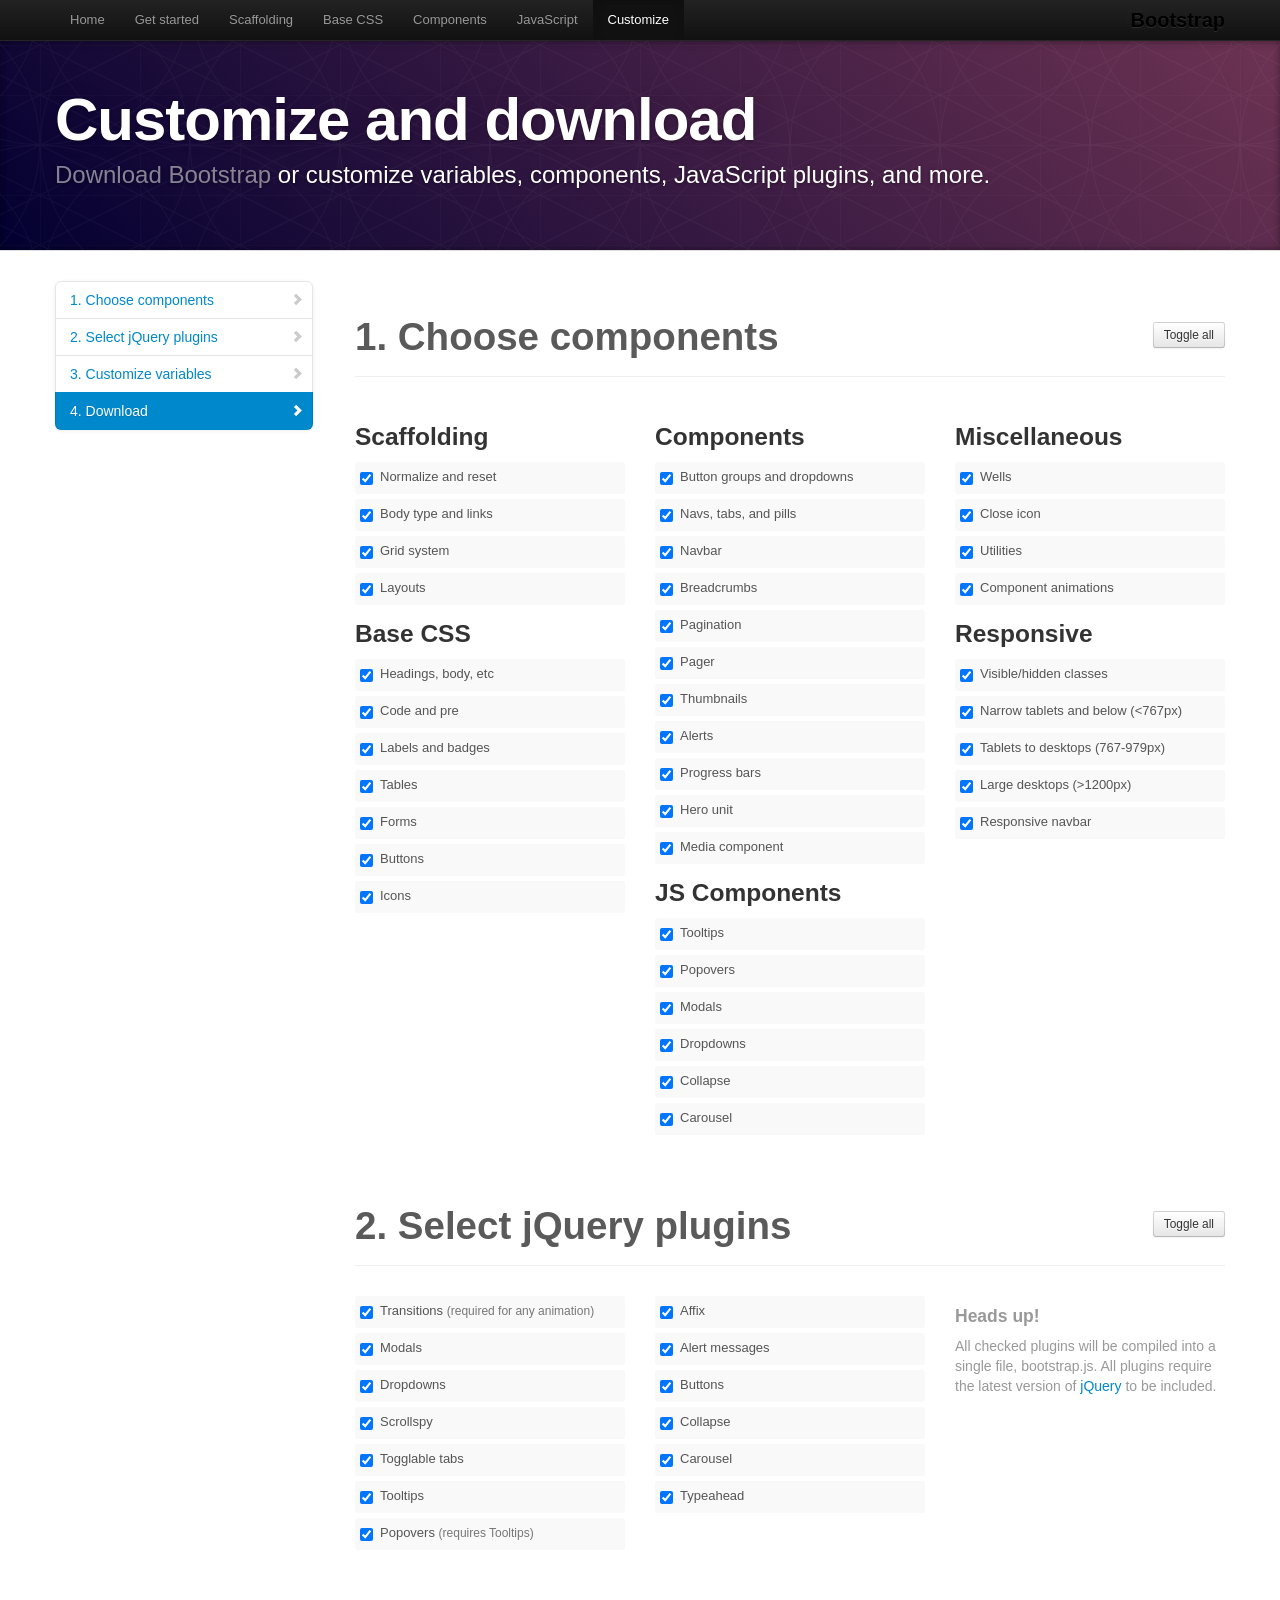
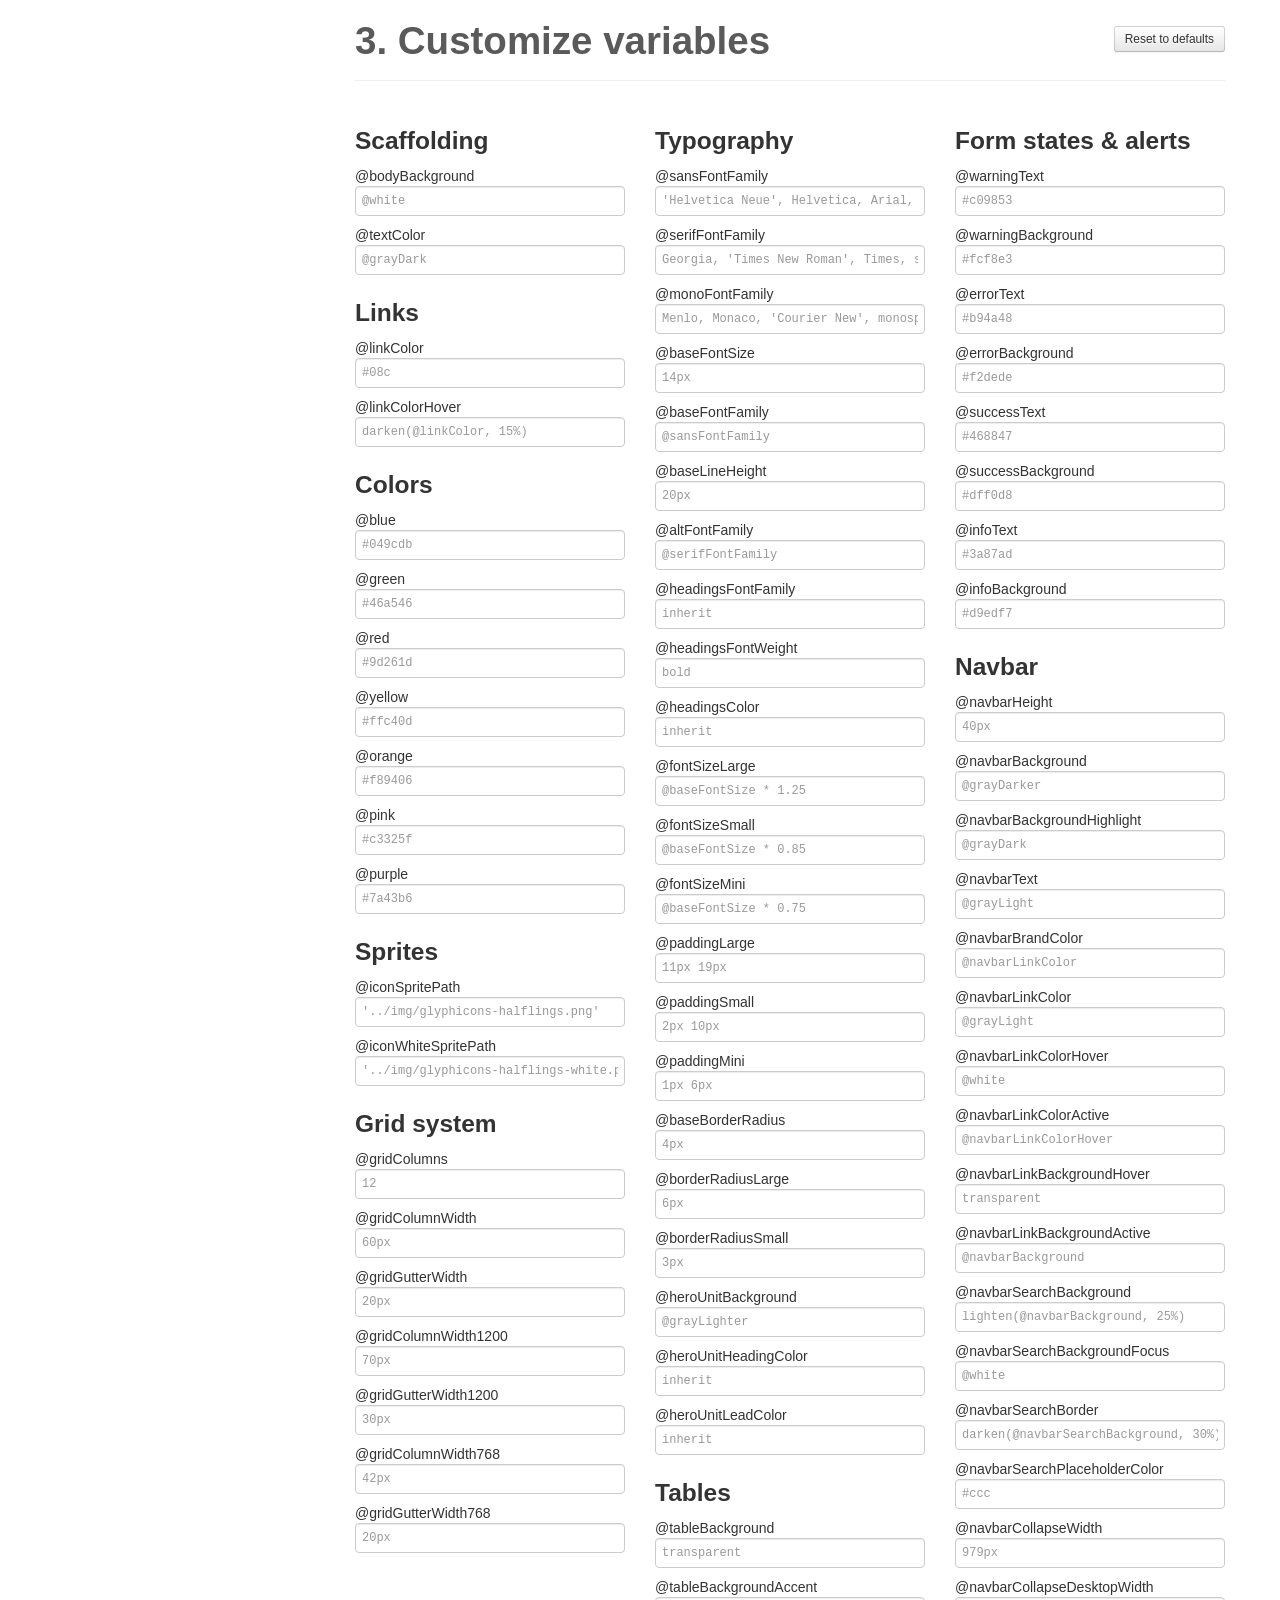
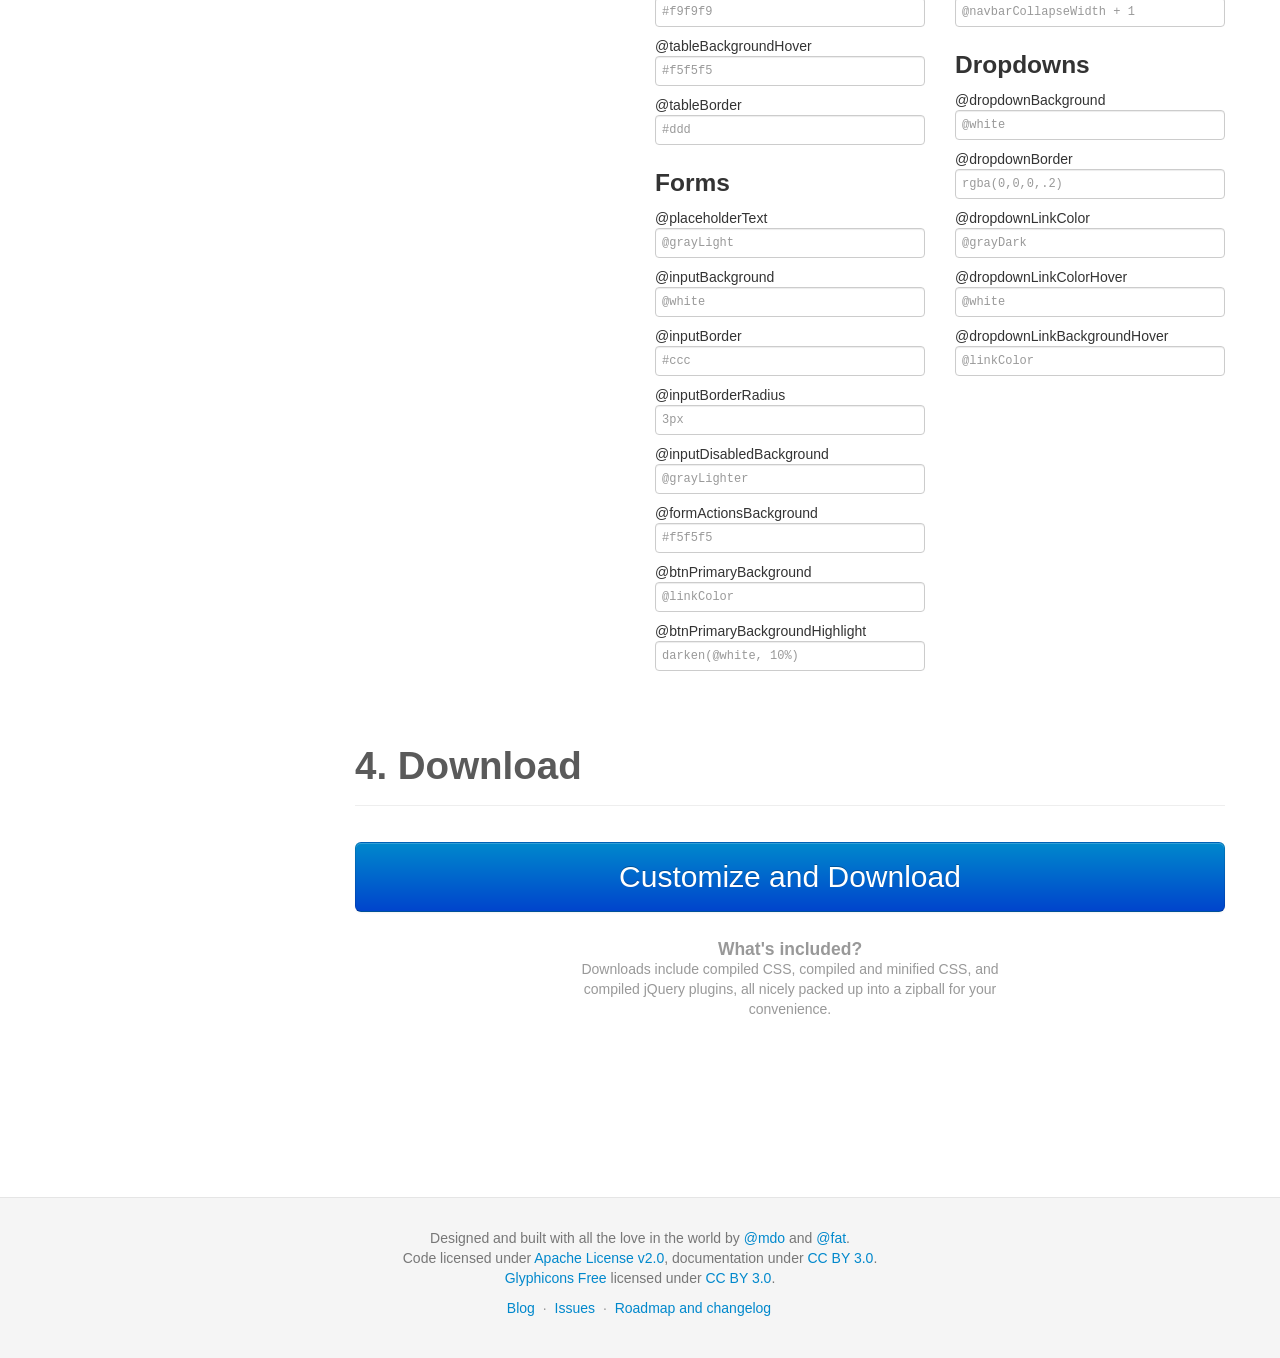
<file: assets/bootstrap/docs/customize.html>
<!DOCTYPE html>
<html lang="en">
  <head>
    <meta charset="utf-8">
    <title>Customize · Bootstrap</title>
    <meta name="viewport" content="width=device-width, initial-scale=1.0">
    <meta name="description" content="">
    <meta name="author" content="">

    <!-- Le styles -->
    <link href="assets/css/bootstrap.css" rel="stylesheet">
    <link href="assets/css/bootstrap-responsive.css" rel="stylesheet">
    <link href="assets/css/docs.css" rel="stylesheet">
    <link href="assets/js/google-code-prettify/prettify.css" rel="stylesheet">

    <!-- Le HTML5 shim, for IE6-8 support of HTML5 elements -->
    <!--[if lt IE 9]>
      <script src="http://html5shim.googlecode.com/svn/trunk/html5.js"></script>
    <![endif]-->

    <!-- Le fav and touch icons -->
    <link rel="apple-touch-icon-precomposed" sizes="144x144" href="assets/ico/apple-touch-icon-144-precomposed.png">
    <link rel="apple-touch-icon-precomposed" sizes="114x114" href="assets/ico/apple-touch-icon-114-precomposed.png">
      <link rel="apple-touch-icon-precomposed" sizes="72x72" href="assets/ico/apple-touch-icon-72-precomposed.png">
                    <link rel="apple-touch-icon-precomposed" href="assets/ico/apple-touch-icon-57-precomposed.png">
                                   <link rel="shortcut icon" href="assets/ico/favicon.png">

  </head>

  <body data-spy="scroll" data-target=".bs-docs-sidebar">

    <!-- Navbar
    ================================================== -->
    <div class="navbar navbar-inverse navbar-fixed-top">
      <div class="navbar-inner">
        <div class="container">
          <button type="button" class="btn btn-navbar" data-toggle="collapse" data-target=".nav-collapse">
            <span class="icon-bar"></span>
            <span class="icon-bar"></span>
            <span class="icon-bar"></span>
          </button>
          <a class="brand" href="./index.html">Bootstrap</a>
          <div class="nav-collapse collapse">
            <ul class="nav">
              <li class="">
                <a href="./index.html">Home</a>
              </li>
              <li class="">
                <a href="./getting-started.html">Get started</a>
              </li>
              <li class="">
                <a href="./scaffolding.html">Scaffolding</a>
              </li>
              <li class="">
                <a href="./base-css.html">Base CSS</a>
              </li>
              <li class="">
                <a href="./components.html">Components</a>
              </li>
              <li class="">
                <a href="./javascript.html">JavaScript</a>
              </li>
              <li class="active">
                <a href="./customize.html">Customize</a>
              </li>
            </ul>
          </div>
        </div>
      </div>
    </div>

<!-- Masthead
================================================== -->
<header class="jumbotron subhead" id="overview">
  <div class="container">
    <h1>Customize and download</h1>
    <p class="lead"><a href="https://github.com/twitter/bootstrap/zipball/master">Download Bootstrap</a> or customize variables, components, JavaScript plugins, and more.</p>
  </div>
</header>


  <div class="container">

    <!-- Docs nav
    ================================================== -->
    <div class="row">
      <div class="span3 bs-docs-sidebar">
        <ul class="nav nav-list bs-docs-sidenav">
          <li><a href="#components"><i class="icon-chevron-right"></i> 1. Choose components</a></li>
          <li><a href="#plugins"><i class="icon-chevron-right"></i> 2. Select jQuery plugins</a></li>
          <li><a href="#variables"><i class="icon-chevron-right"></i> 3. Customize variables</a></li>
          <li><a href="#download"><i class="icon-chevron-right"></i> 4. Download</a></li>
        </ul>
      </div>
      <div class="span9">


        <!-- Customize form
        ================================================== -->
        <form>
          <section class="download" id="components">
            <div class="page-header">
              <a class="btn btn-small pull-right toggle-all" href="#">Toggle all</a>
              <h1>
                1. Choose components
              </h1>
            </div>
            <div class="row download-builder">
              <div class="span3">
                <h3>Scaffolding</h3>
                <label class="checkbox"><input checked="checked" type="checkbox" value="reset.less"> Normalize and reset</label>
                <label class="checkbox"><input checked="checked" type="checkbox" value="scaffolding.less"> Body type and links</label>
                <label class="checkbox"><input checked="checked" type="checkbox" value="grid.less"> Grid system</label>
                <label class="checkbox"><input checked="checked" type="checkbox" value="layouts.less"> Layouts</label>
                <h3>Base CSS</h3>
                <label class="checkbox"><input checked="checked" type="checkbox" value="type.less"> Headings, body, etc</label>
                <label class="checkbox"><input checked="checked" type="checkbox" value="code.less"> Code and pre</label>
                <label class="checkbox"><input checked="checked" type="checkbox" value="labels-badges.less"> Labels and badges</label>
                <label class="checkbox"><input checked="checked" type="checkbox" value="tables.less"> Tables</label>
                <label class="checkbox"><input checked="checked" type="checkbox" value="forms.less"> Forms</label>
                <label class="checkbox"><input checked="checked" type="checkbox" value="buttons.less"> Buttons</label>
                <label class="checkbox"><input checked="checked" type="checkbox" value="sprites.less"> Icons</label>
              </div><!-- /span -->
              <div class="span3">
                <h3>Components</h3>
                <label class="checkbox"><input checked="checked" type="checkbox" value="button-groups.less"> Button groups and dropdowns</label>
                <label class="checkbox"><input checked="checked" type="checkbox" value="navs.less"> Navs, tabs, and pills</label>
                <label class="checkbox"><input checked="checked" type="checkbox" value="navbar.less"> Navbar</label>
                <label class="checkbox"><input checked="checked" type="checkbox" value="breadcrumbs.less"> Breadcrumbs</label>
                <label class="checkbox"><input checked="checked" type="checkbox" value="pagination.less"> Pagination</label>
                <label class="checkbox"><input checked="checked" type="checkbox" value="pager.less"> Pager</label>
                <label class="checkbox"><input checked="checked" type="checkbox" value="thumbnails.less"> Thumbnails</label>
                <label class="checkbox"><input checked="checked" type="checkbox" value="alerts.less"> Alerts</label>
                <label class="checkbox"><input checked="checked" type="checkbox" value="progress-bars.less"> Progress bars</label>
                <label class="checkbox"><input checked="checked" type="checkbox" value="hero-unit.less"> Hero unit</label>
                <label class="checkbox"><input checked="checked" type="checkbox" value="media.less"> Media component</label>
                <h3>JS Components</h3>
                <label class="checkbox"><input checked="checked" type="checkbox" value="tooltip.less"> Tooltips</label>
                <label class="checkbox"><input checked="checked" type="checkbox" value="popovers.less"> Popovers</label>
                <label class="checkbox"><input checked="checked" type="checkbox" value="modals.less"> Modals</label>
                <label class="checkbox"><input checked="checked" type="checkbox" value="dropdowns.less"> Dropdowns</label>
                <label class="checkbox"><input checked="checked" type="checkbox" value="accordion.less"> Collapse</label>
                <label class="checkbox"><input checked="checked" type="checkbox" value="carousel.less"> Carousel</label>
              </div><!-- /span -->
              <div class="span3">
                <h3>Miscellaneous</h3>
                <label class="checkbox"><input checked="checked" type="checkbox" value="wells.less"> Wells</label>
                <label class="checkbox"><input checked="checked" type="checkbox" value="close.less"> Close icon</label>
                <label class="checkbox"><input checked="checked" type="checkbox" value="utilities.less"> Utilities</label>
                <label class="checkbox"><input checked="checked" type="checkbox" value="component-animations.less"> Component animations</label>
                <h3>Responsive</h3>
                <label class="checkbox"><input checked="checked" type="checkbox" value="responsive-utilities.less"> Visible/hidden classes</label>
                <label class="checkbox"><input checked="checked" type="checkbox" value="responsive-767px-max.less"> Narrow tablets and below (<767px)</label>
                <label class="checkbox"><input checked="checked" type="checkbox" value="responsive-768px-979px.less"> Tablets to desktops (767-979px)</label>
                <label class="checkbox"><input checked="checked" type="checkbox" value="responsive-1200px-min.less"> Large desktops (>1200px)</label>
                <label class="checkbox"><input checked="checked" type="checkbox" value="responsive-navbar.less"> Responsive navbar</label>
              </div><!-- /span -->
            </div><!-- /row -->
          </section>

          <section class="download" id="plugins">
            <div class="page-header">
              <a class="btn btn-small pull-right toggle-all" href="#">Toggle all</a>
              <h1>
                2. Select jQuery plugins
              </h1>
            </div>
            <div class="row download-builder">
              <div class="span3">
                <label class="checkbox">
                  <input type="checkbox" checked="true" value="bootstrap-transition.js">
                  Transitions <small>(required for any animation)</small>
                </label>
                <label class="checkbox">
                  <input type="checkbox" checked="true" value="bootstrap-modal.js">
                  Modals
                </label>
                <label class="checkbox">
                  <input type="checkbox" checked="true" value="bootstrap-dropdown.js">
                  Dropdowns
                </label>
                <label class="checkbox">
                  <input type="checkbox" checked="true" value="bootstrap-scrollspy.js">
                  Scrollspy
                </label>
                <label class="checkbox">
                  <input type="checkbox" checked="true" value="bootstrap-tab.js">
                  Togglable tabs
                </label>
                <label class="checkbox">
                  <input type="checkbox" checked="true" value="bootstrap-tooltip.js">
                  Tooltips
                </label>
                <label class="checkbox">
                  <input type="checkbox" checked="true" value="bootstrap-popover.js">
                  Popovers <small>(requires Tooltips)</small>
                </label>
              </div><!-- /span -->
              <div class="span3">
                <label class="checkbox">
                  <input type="checkbox" checked="true" value="bootstrap-affix.js">
                  Affix
                </label>
                <label class="checkbox">
                  <input type="checkbox" checked="true" value="bootstrap-alert.js">
                  Alert messages
                </label>
                <label class="checkbox">
                  <input type="checkbox" checked="true" value="bootstrap-button.js">
                  Buttons
                </label>
                <label class="checkbox">
                  <input type="checkbox" checked="true" value="bootstrap-collapse.js">
                  Collapse
                </label>
                <label class="checkbox">
                  <input type="checkbox" checked="true" value="bootstrap-carousel.js">
                  Carousel
                </label>
                <label class="checkbox">
                  <input type="checkbox" checked="true" value="bootstrap-typeahead.js">
                  Typeahead
                </label>
              </div><!-- /span -->
              <div class="span3">
                <h4 class="muted">Heads up!</h4>
                <p class="muted">All checked plugins will be compiled into a single file, bootstrap.js. All plugins require the latest version of <a href="http://jquery.com/" target="_blank">jQuery</a> to be included.</p>
              </div><!-- /span -->
            </div><!-- /row -->
          </section>


          <section class="download" id="variables">
            <div class="page-header">
              <a class="btn btn-small pull-right toggle-all" href="#">Reset to defaults</a>
              <h1>
                3. Customize variables
              </h1>
            </div>
            <div class="row download-builder">
              <div class="span3">
                <h3>Scaffolding</h3>
                <label>@bodyBackground</label>
                <input type="text" class="span3" placeholder="@white">
                <label>@textColor</label>
                <input type="text" class="span3" placeholder="@grayDark">

                <h3>Links</h3>
                <label>@linkColor</label>
                <input type="text" class="span3" placeholder="#08c">
                <label>@linkColorHover</label>
                <input type="text" class="span3" placeholder="darken(@linkColor, 15%)">
                <h3>Colors</h3>
                <label>@blue</label>
                <input type="text" class="span3" placeholder="#049cdb">
                <label>@green</label>
                <input type="text" class="span3" placeholder="#46a546">
                <label>@red</label>
                <input type="text" class="span3" placeholder="#9d261d">
                <label>@yellow</label>
                <input type="text" class="span3" placeholder="#ffc40d">
                <label>@orange</label>
                <input type="text" class="span3" placeholder="#f89406">
                <label>@pink</label>
                <input type="text" class="span3" placeholder="#c3325f">
                <label>@purple</label>
                <input type="text" class="span3" placeholder="#7a43b6">

                <h3>Sprites</h3>
                <label>@iconSpritePath</label>
                <input type="text" class="span3" placeholder="'../img/glyphicons-halflings.png'">
                <label>@iconWhiteSpritePath</label>
                <input type="text" class="span3" placeholder="'../img/glyphicons-halflings-white.png'">

                <h3>Grid system</h3>
                <label>@gridColumns</label>
                <input type="text" class="span3" placeholder="12">
                <label>@gridColumnWidth</label>
                <input type="text" class="span3" placeholder="60px">
                <label>@gridGutterWidth</label>
                <input type="text" class="span3" placeholder="20px">
                <label>@gridColumnWidth1200</label>
                <input type="text" class="span3" placeholder="70px">
                <label>@gridGutterWidth1200</label>
                <input type="text" class="span3" placeholder="30px">
                <label>@gridColumnWidth768</label>
                <input type="text" class="span3" placeholder="42px">
                <label>@gridGutterWidth768</label>
                <input type="text" class="span3" placeholder="20px">

              </div><!-- /span -->
              <div class="span3">

                <h3>Typography</h3>
                <label>@sansFontFamily</label>
                <input type="text" class="span3" placeholder="'Helvetica Neue', Helvetica, Arial, sans-serif">
                <label>@serifFontFamily</label>
                <input type="text" class="span3" placeholder="Georgia, 'Times New Roman', Times, serif">
                <label>@monoFontFamily</label>
                <input type="text" class="span3" placeholder="Menlo, Monaco, 'Courier New', monospace">

                <label>@baseFontSize</label>
                <input type="text" class="span3" placeholder="14px">
                <label>@baseFontFamily</label>
                <input type="text" class="span3" placeholder="@sansFontFamily">
                <label>@baseLineHeight</label>
                <input type="text" class="span3" placeholder="20px">

                <label>@altFontFamily</label>
                <input type="text" class="span3" placeholder="@serifFontFamily">
                <label>@headingsFontFamily</label>
                <input type="text" class="span3" placeholder="inherit">
                <label>@headingsFontWeight</label>
                <input type="text" class="span3" placeholder="bold">
                <label>@headingsColor</label>
                <input type="text" class="span3" placeholder="inherit">

                <label>@fontSizeLarge</label>
                <input type="text" class="span3" placeholder="@baseFontSize * 1.25">
                <label>@fontSizeSmall</label>
                <input type="text" class="span3" placeholder="@baseFontSize * 0.85">
                <label>@fontSizeMini</label>
                <input type="text" class="span3" placeholder="@baseFontSize * 0.75">

                <label>@paddingLarge</label>
                <input type="text" class="span3" placeholder="11px 19px">
                <label>@paddingSmall</label>
                <input type="text" class="span3" placeholder="2px 10px">
                <label>@paddingMini</label>
                <input type="text" class="span3" placeholder="1px 6px">

                <label>@baseBorderRadius</label>
                <input type="text" class="span3" placeholder="4px">
                <label>@borderRadiusLarge</label>
                <input type="text" class="span3" placeholder="6px">
                <label>@borderRadiusSmall</label>
                <input type="text" class="span3" placeholder="3px">

                <label>@heroUnitBackground</label>
                <input type="text" class="span3" placeholder="@grayLighter">
                <label>@heroUnitHeadingColor</label>
                <input type="text" class="span3" placeholder="inherit">
                <label>@heroUnitLeadColor</label>
                <input type="text" class="span3" placeholder="inherit">

                <h3>Tables</h3>
                <label>@tableBackground</label>
                <input type="text" class="span3" placeholder="transparent">
                <label>@tableBackgroundAccent</label>
                <input type="text" class="span3" placeholder="#f9f9f9">
                <label>@tableBackgroundHover</label>
                <input type="text" class="span3" placeholder="#f5f5f5">
                <label>@tableBorder</label>
                <input type="text" class="span3" placeholder="#ddd">

                <h3>Forms</h3>
                <label>@placeholderText</label>
                <input type="text" class="span3" placeholder="@grayLight">
                <label>@inputBackground</label>
                <input type="text" class="span3" placeholder="@white">
                <label>@inputBorder</label>
                <input type="text" class="span3" placeholder="#ccc">
                <label>@inputBorderRadius</label>
                <input type="text" class="span3" placeholder="3px">
                <label>@inputDisabledBackground</label>
                <input type="text" class="span3" placeholder="@grayLighter">
                <label>@formActionsBackground</label>
                <input type="text" class="span3" placeholder="#f5f5f5">
                <label>@btnPrimaryBackground</label>
                <input type="text" class="span3" placeholder="@linkColor">
                <label>@btnPrimaryBackgroundHighlight</label>
                <input type="text" class="span3" placeholder="darken(@white, 10%)">

              </div><!-- /span -->
              <div class="span3">

                <h3>Form states &amp; alerts</h3>
                <label>@warningText</label>
                <input type="text" class="span3" placeholder="#c09853">
                <label>@warningBackground</label>
                <input type="text" class="span3" placeholder="#fcf8e3">
                <label>@errorText</label>
                <input type="text" class="span3" placeholder="#b94a48">
                <label>@errorBackground</label>
                <input type="text" class="span3" placeholder="#f2dede">
                <label>@successText</label>
                <input type="text" class="span3" placeholder="#468847">
                <label>@successBackground</label>
                <input type="text" class="span3" placeholder="#dff0d8">
                <label>@infoText</label>
                <input type="text" class="span3" placeholder="#3a87ad">
                <label>@infoBackground</label>
                <input type="text" class="span3" placeholder="#d9edf7">

                <h3>Navbar</h3>
                <label>@navbarHeight</label>
                <input type="text" class="span3" placeholder="40px">
                <label>@navbarBackground</label>
                <input type="text" class="span3" placeholder="@grayDarker">
                <label>@navbarBackgroundHighlight</label>
                <input type="text" class="span3" placeholder="@grayDark">
                <label>@navbarText</label>
                <input type="text" class="span3" placeholder="@grayLight">
                <label>@navbarBrandColor</label>
                <input type="text" class="span3" placeholder="@navbarLinkColor">
                <label>@navbarLinkColor</label>
                <input type="text" class="span3" placeholder="@grayLight">
                <label>@navbarLinkColorHover</label>
                <input type="text" class="span3" placeholder="@white">
                <label>@navbarLinkColorActive</label>
                <input type="text" class="span3" placeholder="@navbarLinkColorHover">
                <label>@navbarLinkBackgroundHover</label>
                <input type="text" class="span3" placeholder="transparent">
                <label>@navbarLinkBackgroundActive</label>
                <input type="text" class="span3" placeholder="@navbarBackground">
                <label>@navbarSearchBackground</label>
                <input type="text" class="span3" placeholder="lighten(@navbarBackground, 25%)">
                <label>@navbarSearchBackgroundFocus</label>
                <input type="text" class="span3" placeholder="@white">
                <label>@navbarSearchBorder</label>
                <input type="text" class="span3" placeholder="darken(@navbarSearchBackground, 30%)">
                <label>@navbarSearchPlaceholderColor</label>
                <input type="text" class="span3" placeholder="#ccc">

                <label>@navbarCollapseWidth</label>
                <input type="text" class="span3" placeholder="979px">
                <label>@navbarCollapseDesktopWidth</label>
                <input type="text" class="span3" placeholder="@navbarCollapseWidth + 1">

                <h3>Dropdowns</h3>
                <label>@dropdownBackground</label>
                <input type="text" class="span3" placeholder="@white">
                <label>@dropdownBorder</label>
                <input type="text" class="span3" placeholder="rgba(0,0,0,.2)">
                <label>@dropdownLinkColor</label>
                <input type="text" class="span3" placeholder="@grayDark">
                <label>@dropdownLinkColorHover</label>
                <input type="text" class="span3" placeholder="@white">
                <label>@dropdownLinkBackgroundHover</label>
                <input type="text" class="span3" placeholder="@linkColor">
              </div><!-- /span -->
            </div><!-- /row -->
          </section>

          <section class="download" id="download">
            <div class="page-header">
              <h1>
                4. Download
              </h1>
            </div>
            <div class="download-btn">
              <a class="btn btn-primary" href="#" >Customize and Download</a>
              <h4>What's included?</h4>
              <p>Downloads include compiled CSS, compiled and minified CSS, and compiled jQuery plugins, all nicely packed up into a zipball for your convenience.</p>
            </div>
          </section><!-- /download -->
        </form>



      </div>
    </div>

  </div>



    <!-- Footer
    ================================================== -->
    <footer class="footer">
      <div class="container">
        <p>Designed and built with all the love in the world by <a href="http://twitter.com/mdo" target="_blank">@mdo</a> and <a href="http://twitter.com/fat" target="_blank">@fat</a>.</p>
        <p>Code licensed under <a href="http://www.apache.org/licenses/LICENSE-2.0" target="_blank">Apache License v2.0</a>, documentation under <a href="http://creativecommons.org/licenses/by/3.0/">CC BY 3.0</a>.</p>
        <p><a href="http://glyphicons.com">Glyphicons Free</a> licensed under <a href="http://creativecommons.org/licenses/by/3.0/">CC BY 3.0</a>.</p>
        <ul class="footer-links">
          <li><a href="http://blog.getbootstrap.com">Blog</a></li>
          <li class="muted">&middot;</li>
          <li><a href="https://github.com/twitter/bootstrap/issues?state=open">Issues</a></li>
          <li class="muted">&middot;</li>
          <li><a href="https://github.com/twitter/bootstrap/wiki">Roadmap and changelog</a></li>
        </ul>
      </div>
    </footer>



    <!-- Le javascript
    ================================================== -->
    <!-- Placed at the end of the document so the pages load faster -->
    <script type="text/javascript" src="http://platform.twitter.com/widgets.js"></script>
    <script src="assets/js/jquery.js"></script>
    <script src="assets/js/bootstrap-transition.js"></script>
    <script src="assets/js/bootstrap-alert.js"></script>
    <script src="assets/js/bootstrap-modal.js"></script>
    <script src="assets/js/bootstrap-dropdown.js"></script>
    <script src="assets/js/bootstrap-scrollspy.js"></script>
    <script src="assets/js/bootstrap-tab.js"></script>
    <script src="assets/js/bootstrap-tooltip.js"></script>
    <script src="assets/js/bootstrap-popover.js"></script>
    <script src="assets/js/bootstrap-button.js"></script>
    <script src="assets/js/bootstrap-collapse.js"></script>
    <script src="assets/js/bootstrap-carousel.js"></script>
    <script src="assets/js/bootstrap-typeahead.js"></script>
    <script src="assets/js/bootstrap-affix.js"></script>

    <script src="assets/js/holder/holder.js"></script>
    <script src="assets/js/google-code-prettify/prettify.js"></script>

    <script src="assets/js/application.js"></script>



  </body>
</html>
</file>
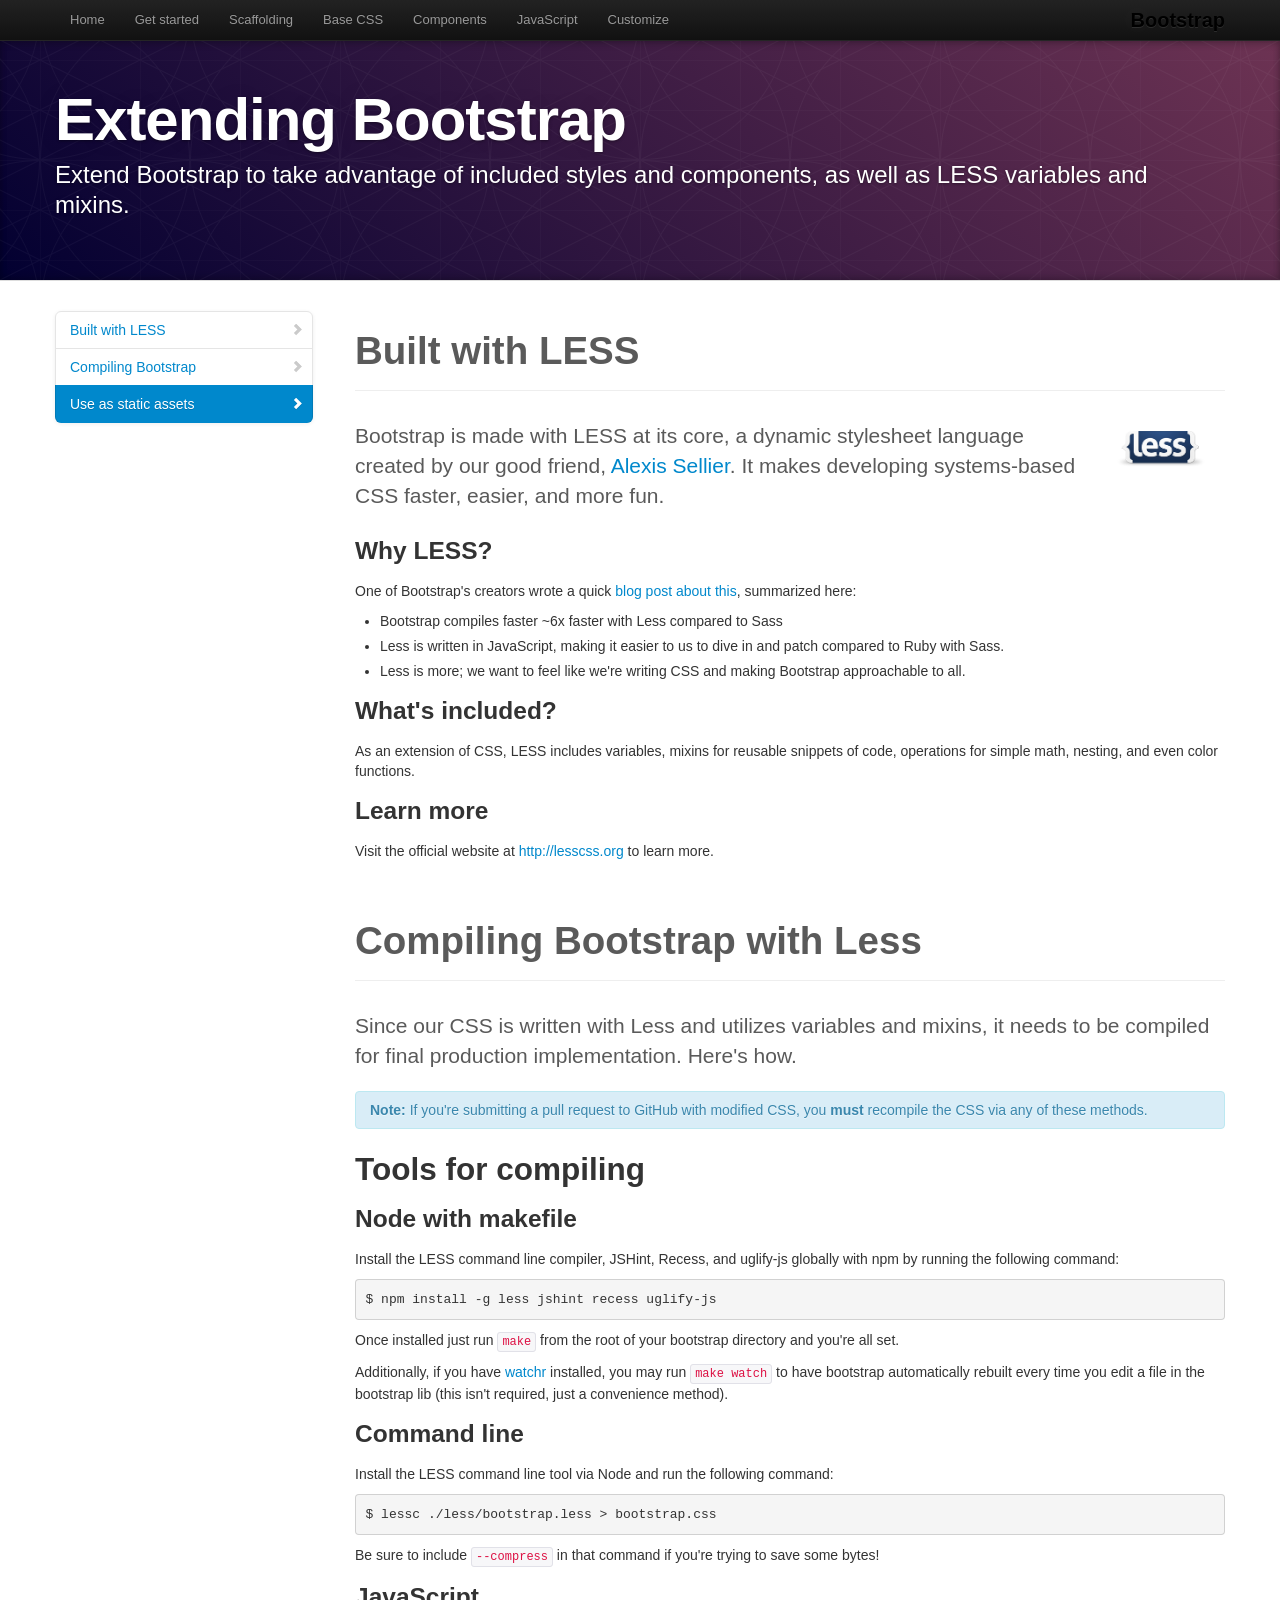
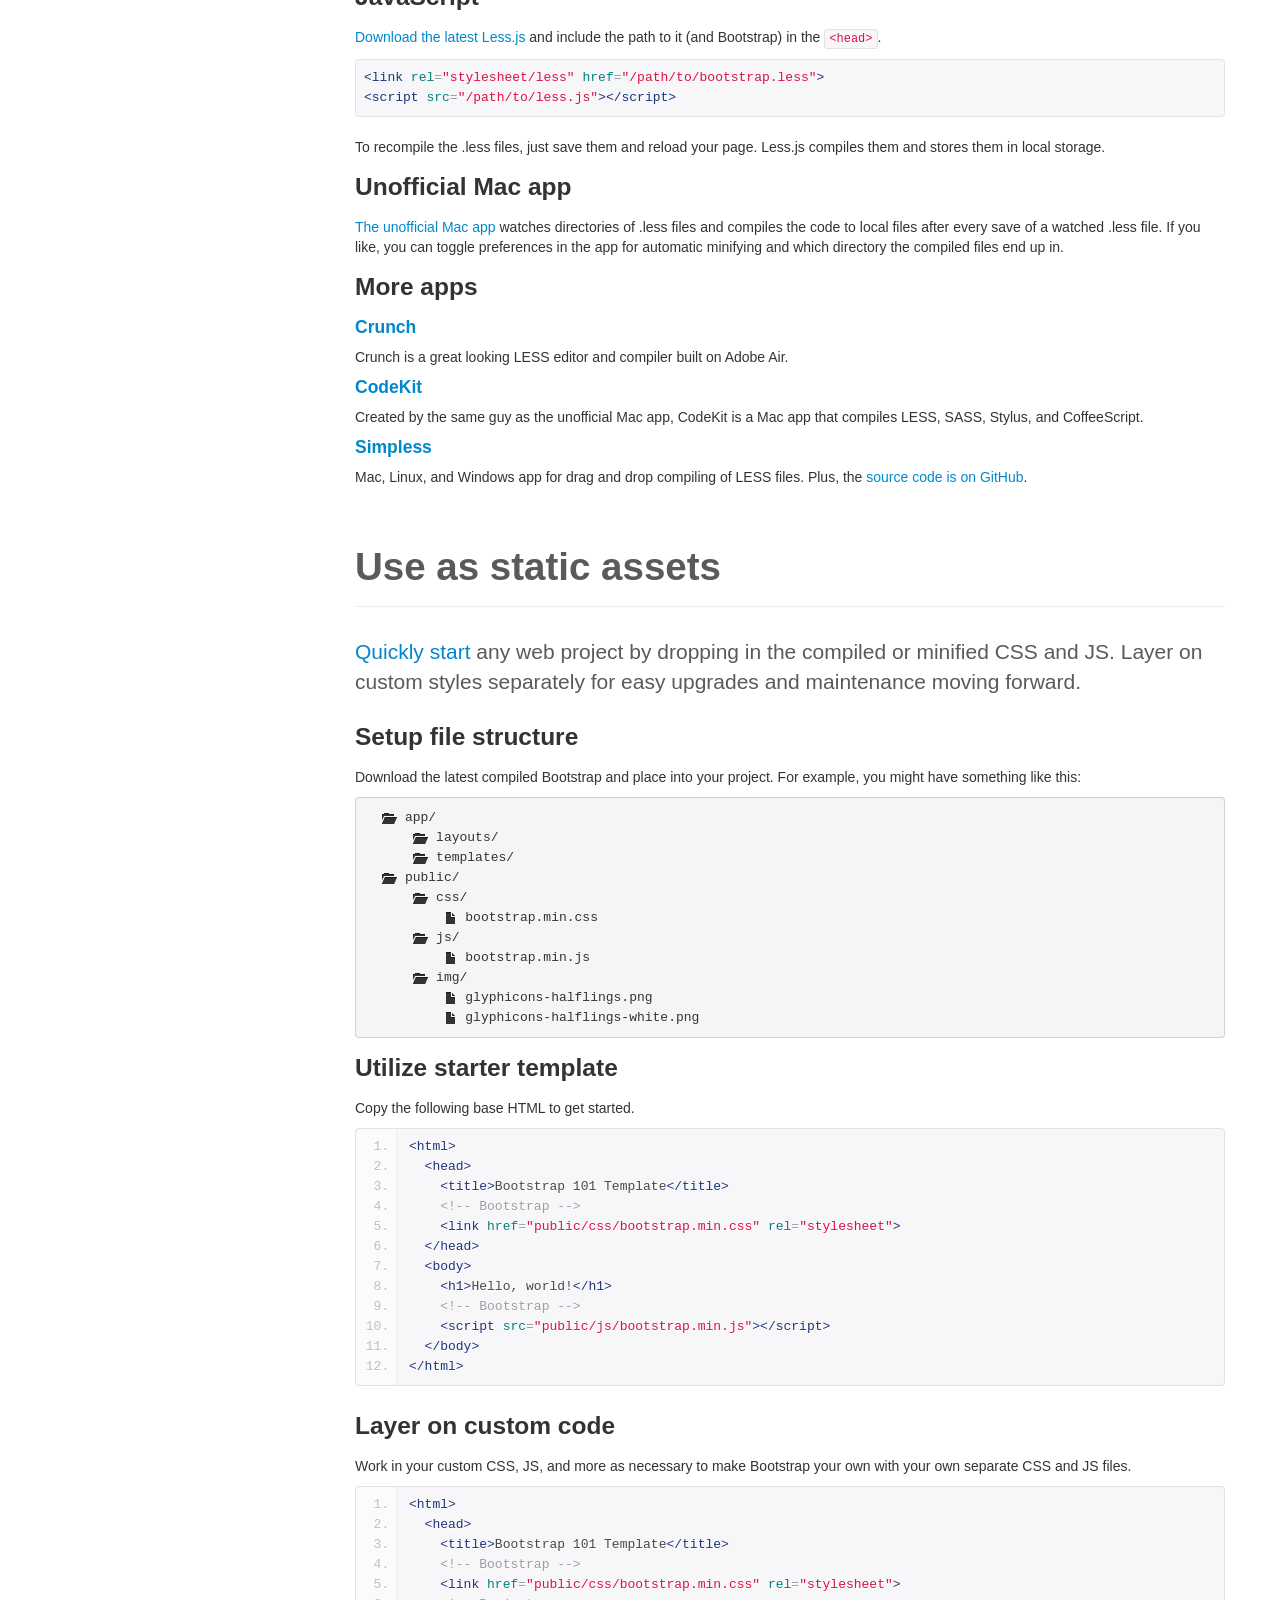
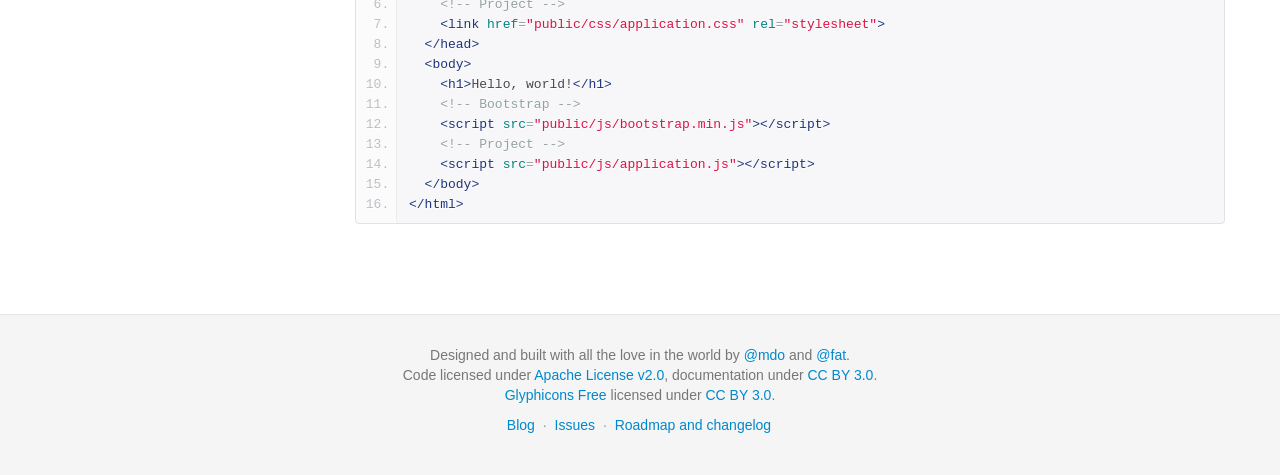
<file: assets/bootstrap/docs/extend.html>
<!DOCTYPE html>
<html lang="en">
  <head>
    <meta charset="utf-8">
    <title>Extend · Bootstrap</title>
    <meta name="viewport" content="width=device-width, initial-scale=1.0">
    <meta name="description" content="">
    <meta name="author" content="">

    <!-- Le styles -->
    <link href="assets/css/bootstrap.css" rel="stylesheet">
    <link href="assets/css/bootstrap-responsive.css" rel="stylesheet">
    <link href="assets/css/docs.css" rel="stylesheet">
    <link href="assets/js/google-code-prettify/prettify.css" rel="stylesheet">

    <!-- Le HTML5 shim, for IE6-8 support of HTML5 elements -->
    <!--[if lt IE 9]>
      <script src="http://html5shim.googlecode.com/svn/trunk/html5.js"></script>
    <![endif]-->

    <!-- Le fav and touch icons -->
    <link rel="apple-touch-icon-precomposed" sizes="144x144" href="assets/ico/apple-touch-icon-144-precomposed.png">
    <link rel="apple-touch-icon-precomposed" sizes="114x114" href="assets/ico/apple-touch-icon-114-precomposed.png">
      <link rel="apple-touch-icon-precomposed" sizes="72x72" href="assets/ico/apple-touch-icon-72-precomposed.png">
                    <link rel="apple-touch-icon-precomposed" href="assets/ico/apple-touch-icon-57-precomposed.png">
                                   <link rel="shortcut icon" href="assets/ico/favicon.png">

  </head>

  <body data-spy="scroll" data-target=".bs-docs-sidebar">

    <!-- Navbar
    ================================================== -->
    <div class="navbar navbar-inverse navbar-fixed-top">
      <div class="navbar-inner">
        <div class="container">
          <button type="button" class="btn btn-navbar" data-toggle="collapse" data-target=".nav-collapse">
            <span class="icon-bar"></span>
            <span class="icon-bar"></span>
            <span class="icon-bar"></span>
          </button>
          <a class="brand" href="./index.html">Bootstrap</a>
          <div class="nav-collapse collapse">
            <ul class="nav">
              <li class="">
                <a href="./index.html">Home</a>
              </li>
              <li class="">
                <a href="./getting-started.html">Get started</a>
              </li>
              <li class="">
                <a href="./scaffolding.html">Scaffolding</a>
              </li>
              <li class="">
                <a href="./base-css.html">Base CSS</a>
              </li>
              <li class="">
                <a href="./components.html">Components</a>
              </li>
              <li class="">
                <a href="./javascript.html">JavaScript</a>
              </li>
              <li class="">
                <a href="./customize.html">Customize</a>
              </li>
            </ul>
          </div>
        </div>
      </div>
    </div>

<!-- Subhead
================================================== -->
<header class="jumbotron subhead" id="overview">
  <div class="container">
    <h1>Extending Bootstrap</h1>
    <p class="lead">Extend Bootstrap to take advantage of included styles and components, as well as LESS variables and mixins.</p>
  <div>
</header>

  <div class="container">

    <!-- Docs nav
    ================================================== -->
    <div class="row">
      <div class="span3 bs-docs-sidebar">
        <ul class="nav nav-list bs-docs-sidenav">
          <li><a href="#built-with-less"><i class="icon-chevron-right"></i> Built with LESS</a></li>
          <li><a href="#compiling"><i class="icon-chevron-right"></i> Compiling Bootstrap</a></li>
          <li><a href="#static-assets"><i class="icon-chevron-right"></i> Use as static assets</a></li>
        </ul>
      </div>
      <div class="span9">



        <!-- BUILT WITH LESS
        ================================================== -->
        <section id="built-with-less">
          <div class="page-header">
            <h1>Built with LESS</h1>
          </div>

          <img style="float: right; height: 36px; margin: 10px 20px 20px" src="assets/img/less-logo-large.png" alt="LESS CSS">
          <p class="lead">Bootstrap is made with LESS at its core, a dynamic stylesheet language created by our good friend, <a href="http://cloudhead.io">Alexis Sellier</a>. It makes developing systems-based CSS faster, easier, and more fun.</p>

          <h3>Why LESS?</h3>
          <p>One of Bootstrap's creators wrote a quick <a href="http://www.wordsbyf.at/2012/03/08/why-less/">blog post about this</a>, summarized here:</p>
          <ul>
            <li>Bootstrap compiles faster ~6x faster with Less compared to Sass</li>
            <li>Less is written in JavaScript, making it easier to us to dive in and patch compared to Ruby with Sass.</li>
            <li>Less is more; we want to feel like we're writing CSS and making Bootstrap approachable to all.</li>
          </ul>

          <h3>What's included?</h3>
          <p>As an extension of CSS, LESS includes variables, mixins for reusable snippets of code, operations for simple math, nesting, and even color functions.</p>

          <h3>Learn more</h3>
          <p>Visit the official website at <a href="http://lesscss.org">http://lesscss.org</a> to learn more.</p>
        </section>



        <!-- COMPILING LESS AND BOOTSTRAP
        ================================================== -->
        <section id="compiling">
          <div class="page-header">
            <h1>Compiling Bootstrap with Less</h1>
          </div>

          <p class="lead">Since our CSS is written with Less and utilizes variables and mixins, it needs to be compiled for final production implementation. Here's how.</p>

          <div class="alert alert-info">
            <strong>Note:</strong> If you're submitting a pull request to GitHub with modified CSS, you <strong>must</strong> recompile the CSS via any of these methods.
          </div>

          <h2>Tools for compiling</h2>

          <h3>Node with makefile</h3>
          <p>Install the LESS command line compiler, JSHint, Recess, and uglify-js globally with npm by running the following command:</p>
          <pre>$ npm install -g less jshint recess uglify-js</pre>
          <p>Once installed just run <code>make</code> from the root of your bootstrap directory and you're all set.</p>
          <p>Additionally, if you have <a href="https://github.com/mynyml/watchr">watchr</a> installed, you may run <code>make watch</code> to have bootstrap automatically rebuilt every time you edit a file in the bootstrap lib (this isn't required, just a convenience method).</p>

          <h3>Command line</h3>
          <p>Install the LESS command line tool via Node and run the following command:</p>
          <pre>$ lessc ./less/bootstrap.less > bootstrap.css</pre>
          <p>Be sure to include <code>--compress</code> in that command if you're trying to save some bytes!</p>

          <h3>JavaScript</h3>
          <p><a href="http://lesscss.org/">Download the latest Less.js</a> and include the path to it (and Bootstrap) in the <code>&lt;head&gt;</code>.</p>
<pre class="prettyprint">
&lt;link rel="stylesheet/less" href="/path/to/bootstrap.less"&gt;
&lt;script src="/path/to/less.js"&gt;&lt;/script&gt;
</pre>
          <p>To recompile the .less files, just save them and reload your page. Less.js compiles them and stores them in local storage.</p>

          <h3>Unofficial Mac app</h3>
          <p><a href="http://incident57.com/less/">The unofficial Mac app</a> watches directories of .less files and compiles the code to local files after every save of a watched .less file. If you like, you can toggle preferences in the app for automatic minifying and which directory the compiled files end up in.</p>

          <h3>More apps</h3>
          <h4><a href="http://crunchapp.net/" target="_blank">Crunch</a></h4>
          <p>Crunch is a great looking LESS editor and compiler built on Adobe Air.</p>
          <h4><a href="http://incident57.com/codekit/" target="_blank">CodeKit</a></h4>
          <p>Created by the same guy as the unofficial Mac app, CodeKit is a Mac app that compiles LESS, SASS, Stylus, and CoffeeScript.</p>
          <h4><a href="http://wearekiss.com/simpless" target="_blank">Simpless</a></h4>
          <p>Mac, Linux, and Windows app for drag and drop compiling of LESS files. Plus, the <a href="https://github.com/Paratron/SimpLESS" target="_blank">source code is on GitHub</a>.</p>

        </section>



        <!-- Static assets
        ================================================== -->
        <section id="static-assets">
          <div class="page-header">
            <h1>Use as static assets</h1>
          </div>
          <p class="lead"><a href="./getting-started.html">Quickly start</a> any web project by dropping in the compiled or minified CSS and JS. Layer on custom styles separately for easy upgrades and maintenance moving forward.</p>

          <h3>Setup file structure</h3>
          <p>Download the latest compiled Bootstrap and place into your project. For example, you might have something like this:</p>
<pre>
  <span class="icon-folder-open"></span> app/
      <span class="icon-folder-open"></span> layouts/
      <span class="icon-folder-open"></span> templates/
  <span class="icon-folder-open"></span> public/
      <span class="icon-folder-open"></span> css/
          <span class="icon-file"></span> bootstrap.min.css
      <span class="icon-folder-open"></span> js/
          <span class="icon-file"></span> bootstrap.min.js
      <span class="icon-folder-open"></span> img/
          <span class="icon-file"></span> glyphicons-halflings.png
          <span class="icon-file"></span> glyphicons-halflings-white.png
</pre>

          <h3>Utilize starter template</h3>
          <p>Copy the following base HTML to get started.</p>
<pre class="prettyprint linenums">
&lt;html&gt;
  &lt;head&gt;
    &lt;title&gt;Bootstrap 101 Template&lt;/title&gt;
    &lt;!-- Bootstrap --&gt;
    &lt;link href="public/css/bootstrap.min.css" rel="stylesheet"&gt;
  &lt;/head&gt;
  &lt;body&gt;
    &lt;h1&gt;Hello, world!&lt;/h1&gt;
    &lt;!-- Bootstrap --&gt;
    &lt;script src="public/js/bootstrap.min.js"&gt;&lt;/script&gt;
  &lt;/body&gt;
&lt;/html&gt;
</pre>

          <h3>Layer on custom code</h3>
          <p>Work in your custom CSS, JS, and more as necessary to make Bootstrap your own with your own separate CSS and JS files.</p>
<pre class="prettyprint linenums">
&lt;html&gt;
  &lt;head&gt;
    &lt;title&gt;Bootstrap 101 Template&lt;/title&gt;
    &lt;!-- Bootstrap --&gt;
    &lt;link href="public/css/bootstrap.min.css" rel="stylesheet"&gt;
    &lt;!-- Project --&gt;
    &lt;link href="public/css/application.css" rel="stylesheet"&gt;
  &lt;/head&gt;
  &lt;body&gt;
    &lt;h1&gt;Hello, world!&lt;/h1&gt;
    &lt;!-- Bootstrap --&gt;
    &lt;script src="public/js/bootstrap.min.js"&gt;&lt;/script&gt;
    &lt;!-- Project --&gt;
    &lt;script src="public/js/application.js"&gt;&lt;/script&gt;
  &lt;/body&gt;
&lt;/html&gt;
</pre>

        </section>

      </div>
    </div>

  </div>



    <!-- Footer
    ================================================== -->
    <footer class="footer">
      <div class="container">
        <p>Designed and built with all the love in the world by <a href="http://twitter.com/mdo" target="_blank">@mdo</a> and <a href="http://twitter.com/fat" target="_blank">@fat</a>.</p>
        <p>Code licensed under <a href="http://www.apache.org/licenses/LICENSE-2.0" target="_blank">Apache License v2.0</a>, documentation under <a href="http://creativecommons.org/licenses/by/3.0/">CC BY 3.0</a>.</p>
        <p><a href="http://glyphicons.com">Glyphicons Free</a> licensed under <a href="http://creativecommons.org/licenses/by/3.0/">CC BY 3.0</a>.</p>
        <ul class="footer-links">
          <li><a href="http://blog.getbootstrap.com">Blog</a></li>
          <li class="muted">&middot;</li>
          <li><a href="https://github.com/twitter/bootstrap/issues?state=open">Issues</a></li>
          <li class="muted">&middot;</li>
          <li><a href="https://github.com/twitter/bootstrap/wiki">Roadmap and changelog</a></li>
        </ul>
      </div>
    </footer>



    <!-- Le javascript
    ================================================== -->
    <!-- Placed at the end of the document so the pages load faster -->
    <script type="text/javascript" src="http://platform.twitter.com/widgets.js"></script>
    <script src="assets/js/jquery.js"></script>
    <script src="assets/js/bootstrap-transition.js"></script>
    <script src="assets/js/bootstrap-alert.js"></script>
    <script src="assets/js/bootstrap-modal.js"></script>
    <script src="assets/js/bootstrap-dropdown.js"></script>
    <script src="assets/js/bootstrap-scrollspy.js"></script>
    <script src="assets/js/bootstrap-tab.js"></script>
    <script src="assets/js/bootstrap-tooltip.js"></script>
    <script src="assets/js/bootstrap-popover.js"></script>
    <script src="assets/js/bootstrap-button.js"></script>
    <script src="assets/js/bootstrap-collapse.js"></script>
    <script src="assets/js/bootstrap-carousel.js"></script>
    <script src="assets/js/bootstrap-typeahead.js"></script>
    <script src="assets/js/bootstrap-affix.js"></script>

    <script src="assets/js/holder/holder.js"></script>
    <script src="assets/js/google-code-prettify/prettify.js"></script>

    <script src="assets/js/application.js"></script>



  </body>
</html>
</file>
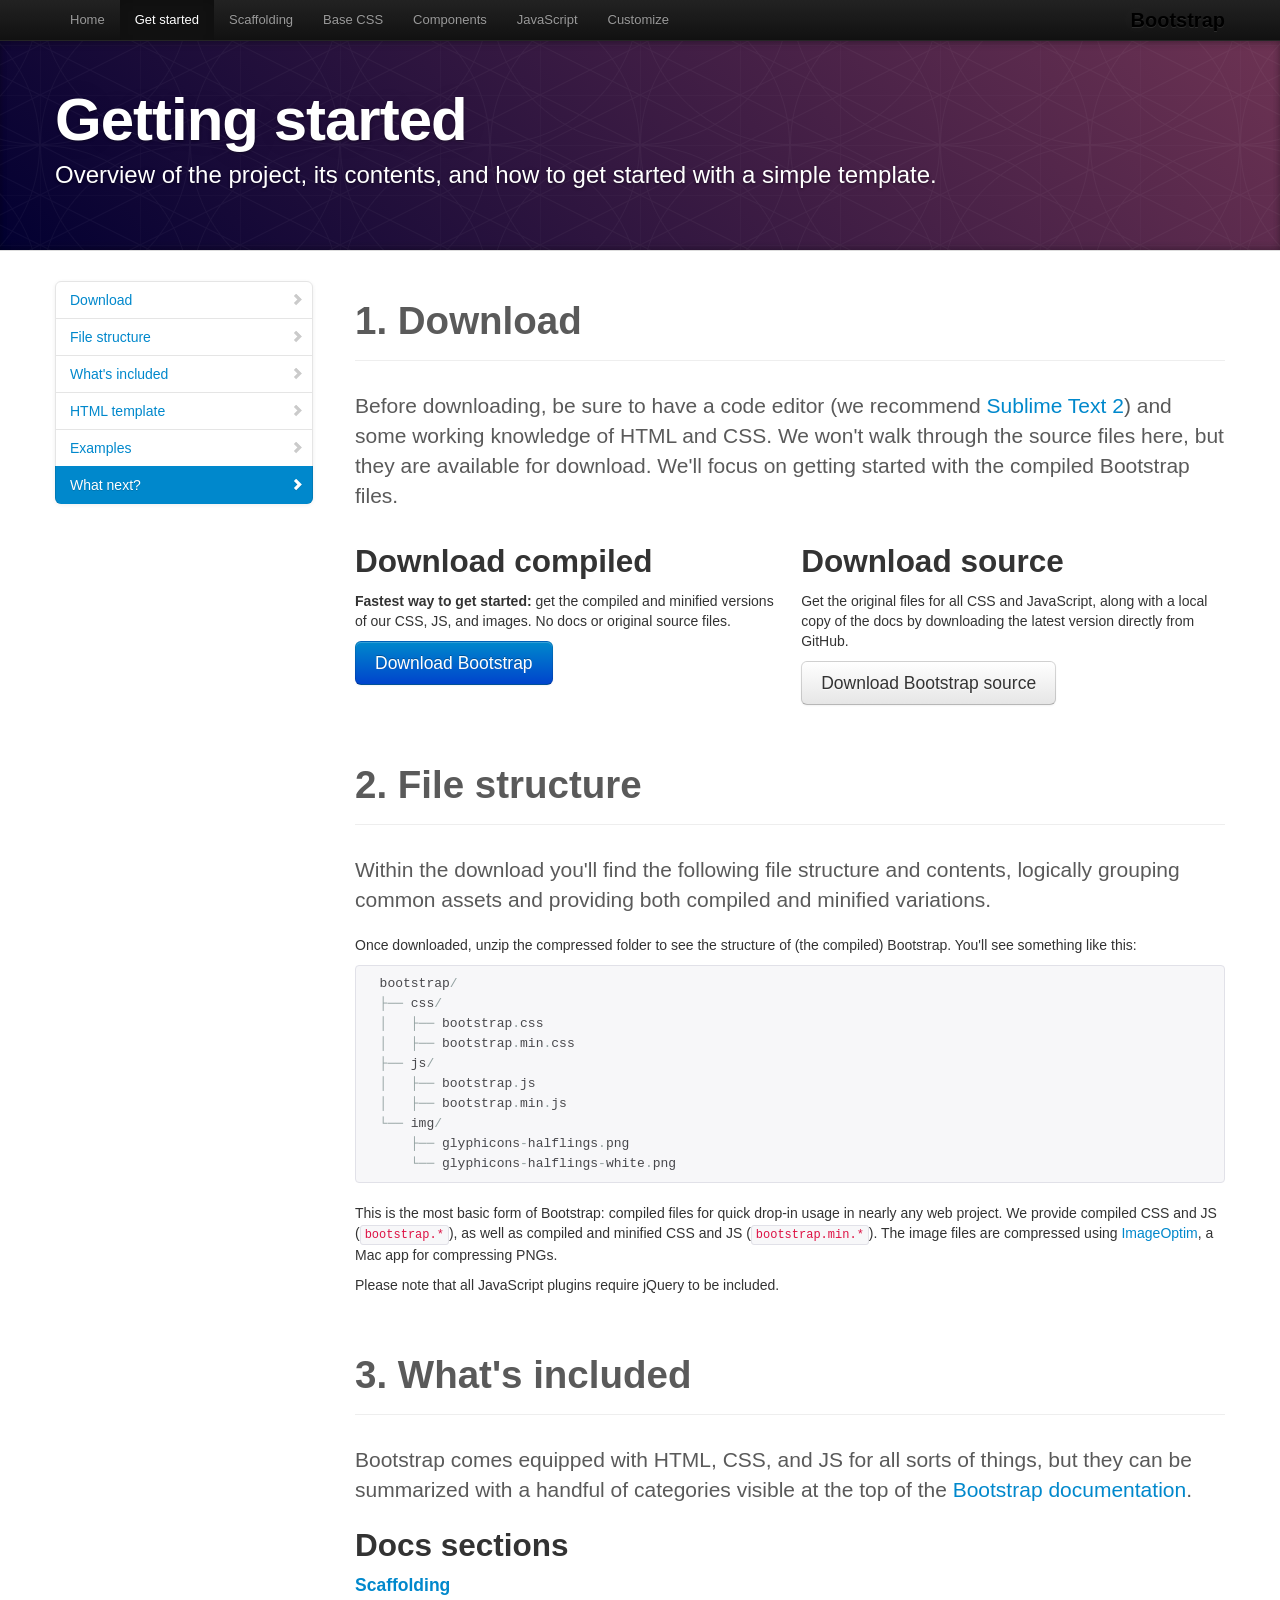
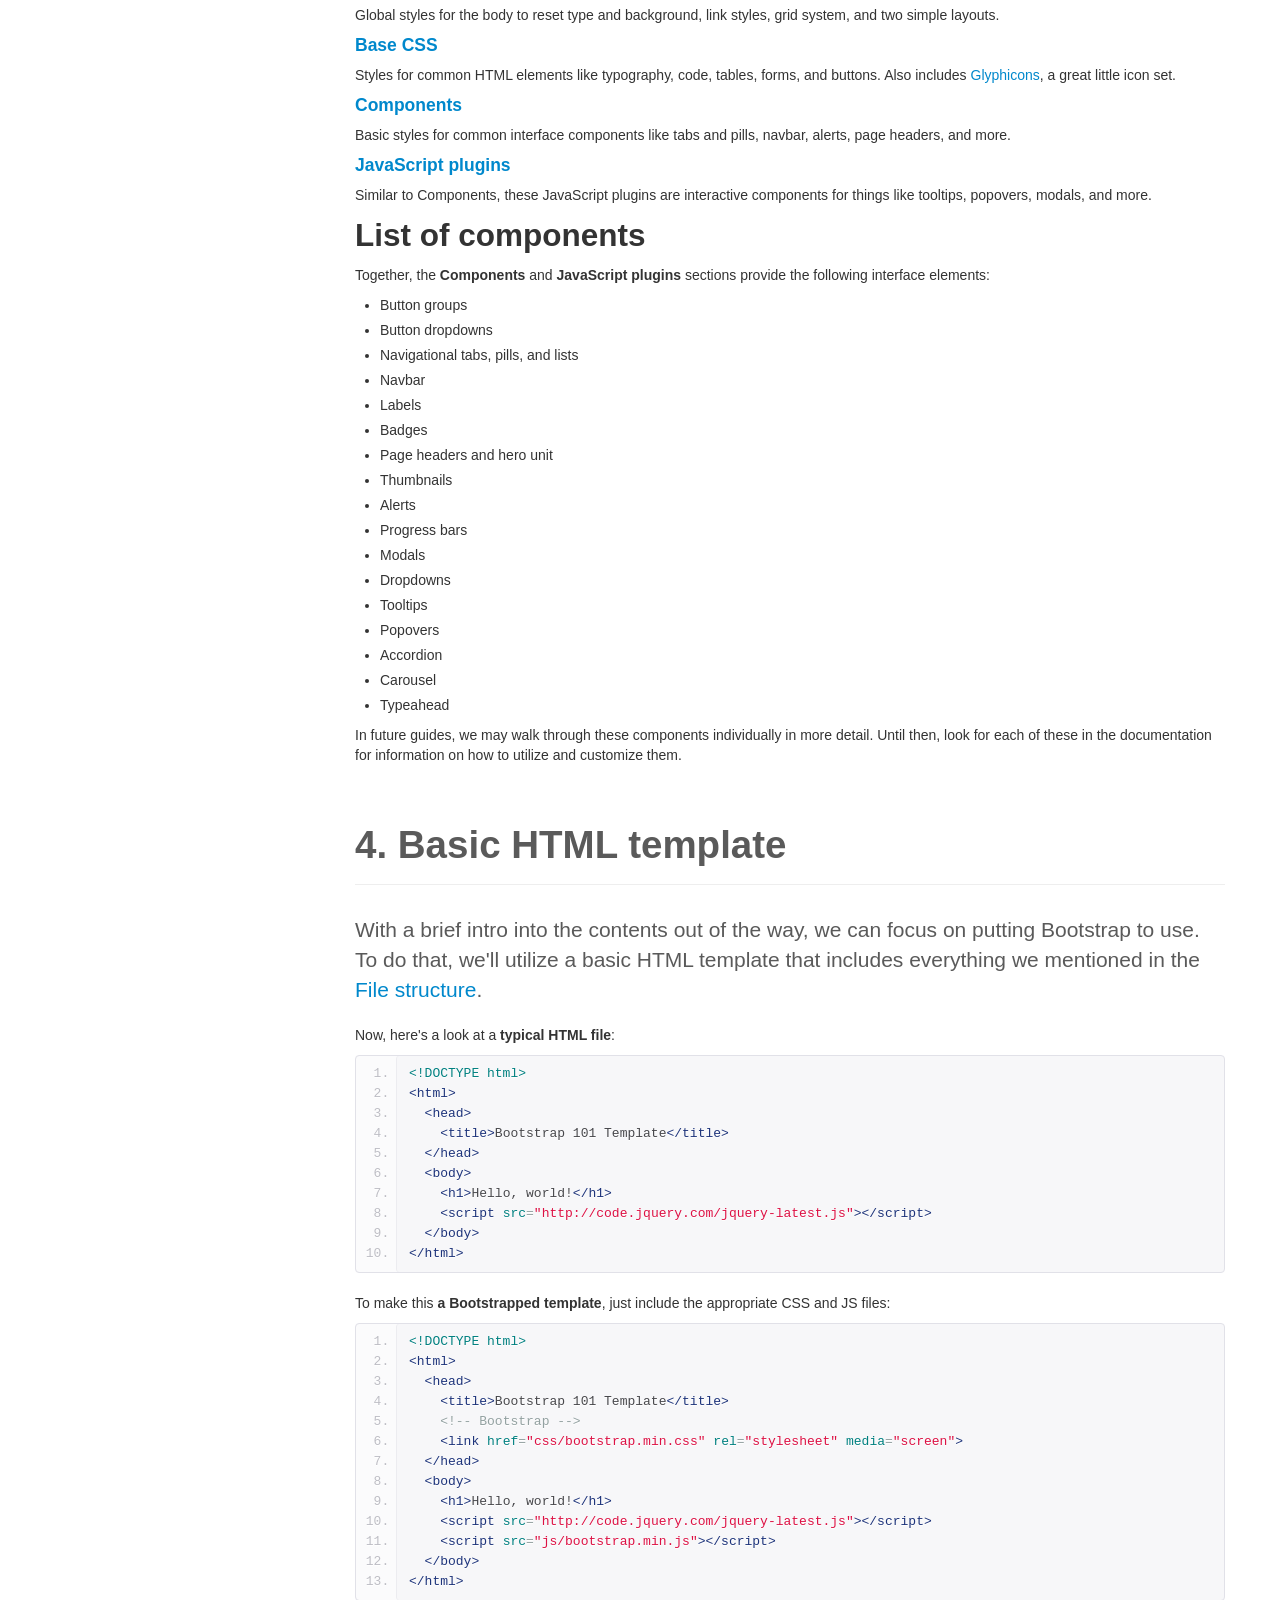
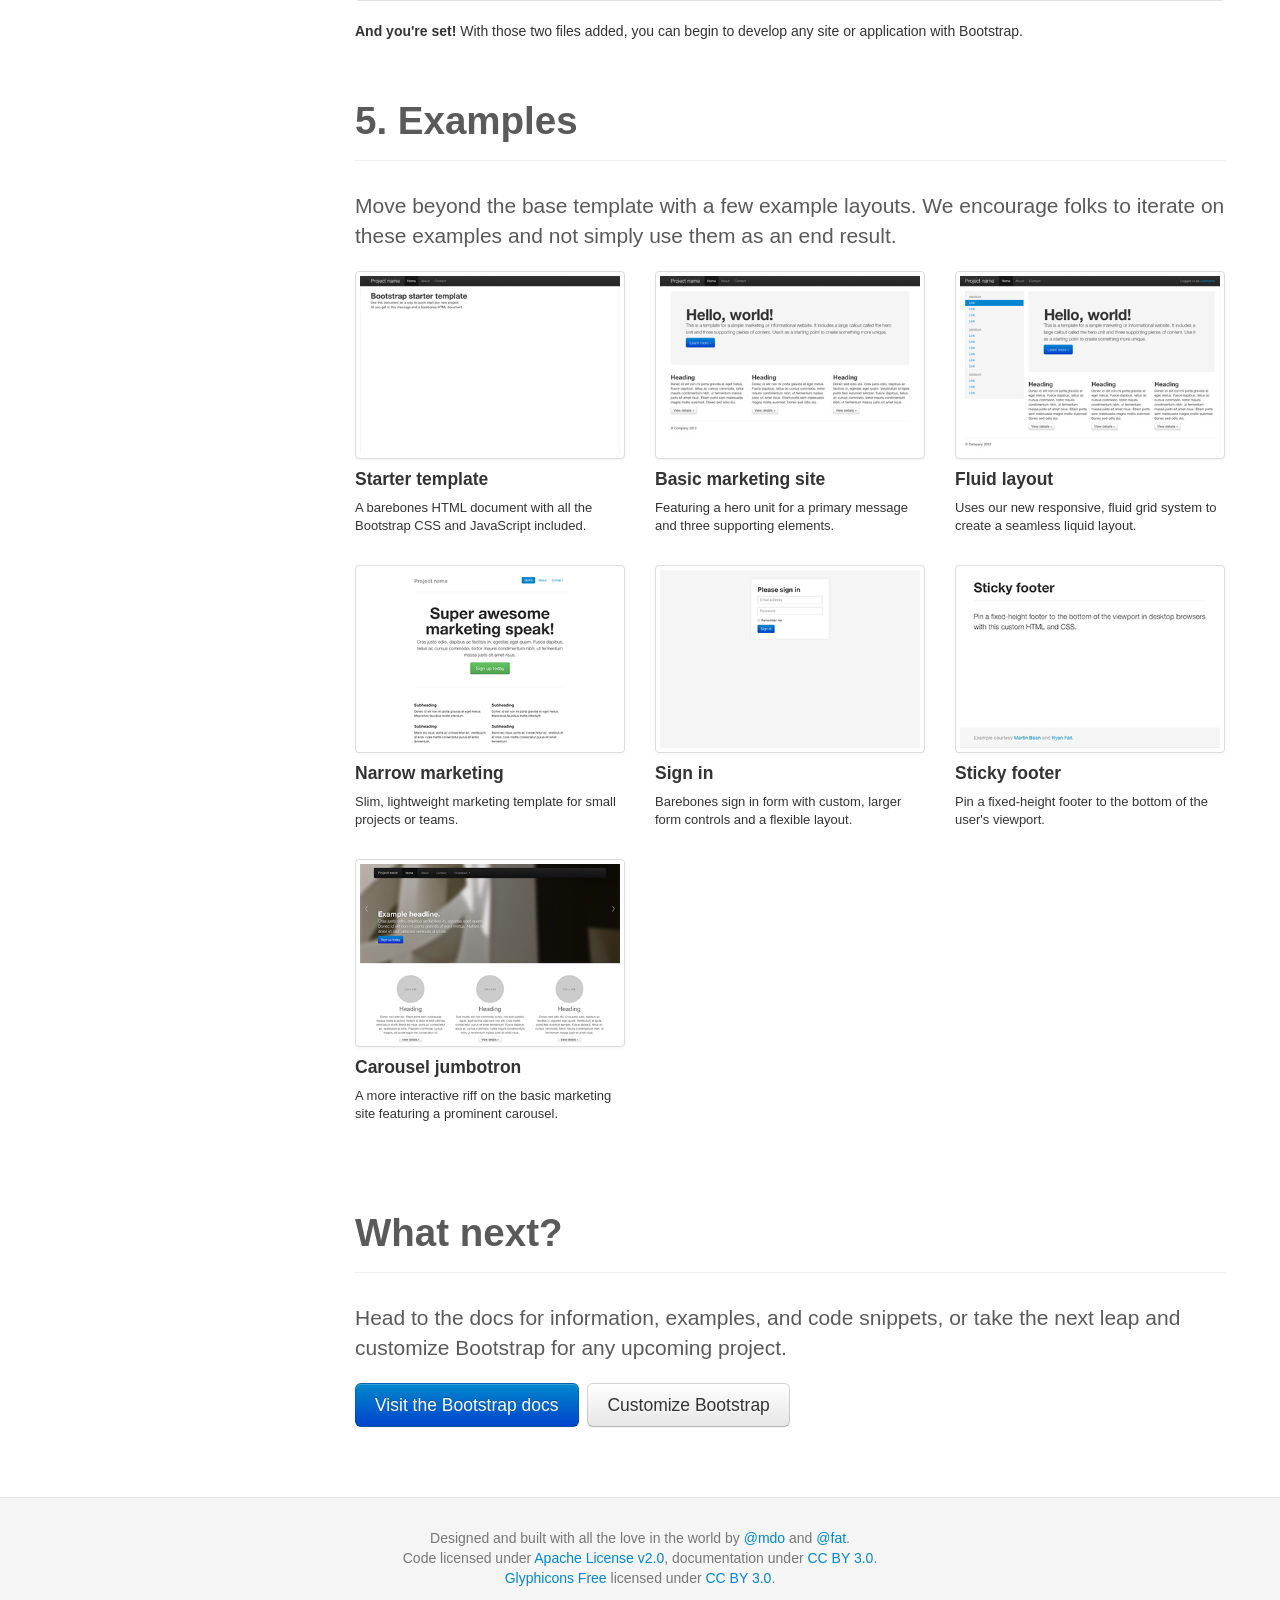
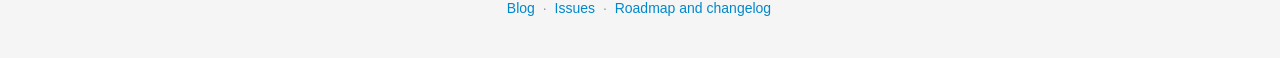
<file: assets/bootstrap/docs/getting-started.html>
<!DOCTYPE html>
<html lang="en">
  <head>
    <meta charset="utf-8">
    <title>Getting · Bootstrap</title>
    <meta name="viewport" content="width=device-width, initial-scale=1.0">
    <meta name="description" content="">
    <meta name="author" content="">

    <!-- Le styles -->
    <link href="assets/css/bootstrap.css" rel="stylesheet">
    <link href="assets/css/bootstrap-responsive.css" rel="stylesheet">
    <link href="assets/css/docs.css" rel="stylesheet">
    <link href="assets/js/google-code-prettify/prettify.css" rel="stylesheet">

    <!-- Le HTML5 shim, for IE6-8 support of HTML5 elements -->
    <!--[if lt IE 9]>
      <script src="http://html5shim.googlecode.com/svn/trunk/html5.js"></script>
    <![endif]-->

    <!-- Le fav and touch icons -->
    <link rel="apple-touch-icon-precomposed" sizes="144x144" href="assets/ico/apple-touch-icon-144-precomposed.png">
    <link rel="apple-touch-icon-precomposed" sizes="114x114" href="assets/ico/apple-touch-icon-114-precomposed.png">
      <link rel="apple-touch-icon-precomposed" sizes="72x72" href="assets/ico/apple-touch-icon-72-precomposed.png">
                    <link rel="apple-touch-icon-precomposed" href="assets/ico/apple-touch-icon-57-precomposed.png">
                                   <link rel="shortcut icon" href="assets/ico/favicon.png">

  </head>

  <body data-spy="scroll" data-target=".bs-docs-sidebar">

    <!-- Navbar
    ================================================== -->
    <div class="navbar navbar-inverse navbar-fixed-top">
      <div class="navbar-inner">
        <div class="container">
          <button type="button" class="btn btn-navbar" data-toggle="collapse" data-target=".nav-collapse">
            <span class="icon-bar"></span>
            <span class="icon-bar"></span>
            <span class="icon-bar"></span>
          </button>
          <a class="brand" href="./index.html">Bootstrap</a>
          <div class="nav-collapse collapse">
            <ul class="nav">
              <li class="">
                <a href="./index.html">Home</a>
              </li>
              <li class="active">
                <a href="./getting-started.html">Get started</a>
              </li>
              <li class="">
                <a href="./scaffolding.html">Scaffolding</a>
              </li>
              <li class="">
                <a href="./base-css.html">Base CSS</a>
              </li>
              <li class="">
                <a href="./components.html">Components</a>
              </li>
              <li class="">
                <a href="./javascript.html">JavaScript</a>
              </li>
              <li class="">
                <a href="./customize.html">Customize</a>
              </li>
            </ul>
          </div>
        </div>
      </div>
    </div>

<!-- Subhead
================================================== -->
<header class="jumbotron subhead" id="overview">
  <div class="container">
    <h1>Getting started</h1>
    <p class="lead">Overview of the project, its contents, and how to get started with a simple template.</p>
  </div>
</header>


  <div class="container">

    <!-- Docs nav
    ================================================== -->
    <div class="row">
      <div class="span3 bs-docs-sidebar">
        <ul class="nav nav-list bs-docs-sidenav">
          <li><a href="#download-bootstrap"><i class="icon-chevron-right"></i> Download</a></li>
          <li><a href="#file-structure"><i class="icon-chevron-right"></i> File structure</a></li>
          <li><a href="#contents"><i class="icon-chevron-right"></i> What's included</a></li>
          <li><a href="#html-template"><i class="icon-chevron-right"></i> HTML template</a></li>
          <li><a href="#examples"><i class="icon-chevron-right"></i> Examples</a></li>
          <li><a href="#what-next"><i class="icon-chevron-right"></i> What next?</a></li>
        </ul>
      </div>
      <div class="span9">



        <!-- Download
        ================================================== -->
        <section id="download-bootstrap">
          <div class="page-header">
            <h1>1. Download</h1>
          </div>
          <p class="lead">Before downloading, be sure to have a code editor (we recommend <a href="http://sublimetext.com/2">Sublime Text 2</a>) and some working knowledge of HTML and CSS. We won't walk through the source files here, but they are available for download. We'll focus on getting started with the compiled Bootstrap files.</p>

          <div class="row-fluid">
            <div class="span6">
              <h2>Download compiled</h2>
              <p><strong>Fastest way to get started:</strong> get the compiled and minified versions of our CSS, JS, and images. No docs or original source files.</p>
              <p><a class="btn btn-large btn-primary" href="assets/bootstrap.zip" >Download Bootstrap</a></p>
            </div>
            <div class="span6">
              <h2>Download source</h2>
              <p>Get the original files for all CSS and JavaScript, along with a local copy of the docs by downloading the latest version directly from GitHub.</p>
              <p><a class="btn btn-large" href="https://github.com/twitter/bootstrap/zipball/master" >Download Bootstrap source</a></p>
            </div>
          </div>
        </section>



        <!-- File structure
        ================================================== -->
        <section id="file-structure">
          <div class="page-header">
            <h1>2. File structure</h1>
          </div>
          <p class="lead">Within the download you'll find the following file structure and contents, logically grouping common assets and providing both compiled and minified variations.</p>
          <p>Once downloaded, unzip the compressed folder to see the structure of (the compiled) Bootstrap. You'll see something like this:</p>
<pre class="prettyprint">
  bootstrap/
  ├── css/
  │   ├── bootstrap.css
  │   ├── bootstrap.min.css
  ├── js/
  │   ├── bootstrap.js
  │   ├── bootstrap.min.js
  └── img/
      ├── glyphicons-halflings.png
      └── glyphicons-halflings-white.png
</pre>
          <p>This is the most basic form of Bootstrap: compiled files for quick drop-in usage in nearly any web project. We provide compiled CSS and JS (<code>bootstrap.*</code>), as well as compiled and minified CSS and JS (<code>bootstrap.min.*</code>). The image files are compressed using <a href="http://imageoptim.com/">ImageOptim</a>, a Mac app for compressing PNGs.</p>
          <p>Please note that all JavaScript plugins require jQuery to be included.</p>
        </section>



        <!-- Contents
        ================================================== -->
        <section id="contents">
          <div class="page-header">
            <h1>3. What's included</h1>
          </div>
          <p class="lead">Bootstrap comes equipped with HTML, CSS, and JS for all sorts of things, but they can be summarized with a handful of categories visible at the top of the <a href="http://getbootstrap.com">Bootstrap documentation</a>.</p>

          <h2>Docs sections</h2>
          <h4><a href="http://twitter.github.com/bootstrap/scaffolding.html">Scaffolding</a></h4>
          <p>Global styles for the body to reset type and background, link styles, grid system, and two simple layouts.</p>
          <h4><a href="http://twitter.github.com/bootstrap/base-css.html">Base CSS</a></h4>
          <p>Styles for common HTML elements like typography, code, tables, forms, and buttons. Also includes <a href="http://glyphicons.com">Glyphicons</a>, a great little icon set.</p>
          <h4><a href="http://twitter.github.com/bootstrap/components.html">Components</a></h4>
          <p>Basic styles for common interface components like tabs and pills, navbar, alerts, page headers, and more.</p>
          <h4><a href="http://twitter.github.com/bootstrap/javascript.html">JavaScript plugins</a></h4>
          <p>Similar to Components, these JavaScript plugins are interactive components for things like tooltips, popovers, modals, and more.</p>

          <h2>List of components</h2>
          <p>Together, the <strong>Components</strong> and <strong>JavaScript plugins</strong> sections provide the following interface elements:</p>
          <ul>
            <li>Button groups</li>
            <li>Button dropdowns</li>
            <li>Navigational tabs, pills, and lists</li>
            <li>Navbar</li>
            <li>Labels</li>
            <li>Badges</li>
            <li>Page headers and hero unit</li>
            <li>Thumbnails</li>
            <li>Alerts</li>
            <li>Progress bars</li>
            <li>Modals</li>
            <li>Dropdowns</li>
            <li>Tooltips</li>
            <li>Popovers</li>
            <li>Accordion</li>
            <li>Carousel</li>
            <li>Typeahead</li>
          </ul>
          <p>In future guides, we may walk through these components individually in more detail. Until then, look for each of these in the documentation for information on how to utilize and customize them.</p>
        </section>



        <!-- HTML template
        ================================================== -->
        <section id="html-template">
          <div class="page-header">
            <h1>4. Basic HTML template</h1>
          </div>
          <p class="lead">With a brief intro into the contents out of the way, we can focus on putting Bootstrap to use. To do that, we'll utilize a basic HTML template that includes everything we mentioned in the <a href="#file-structure">File structure</a>.</p>
          <p>Now, here's a look at a <strong>typical HTML file</strong>:</p>
<pre class="prettyprint linenums">
&lt;!DOCTYPE html&gt;
&lt;html&gt;
  &lt;head&gt;
    &lt;title&gt;Bootstrap 101 Template&lt;/title&gt;
  &lt;/head&gt;
  &lt;body&gt;
    &lt;h1&gt;Hello, world!&lt;/h1&gt;
    &lt;script src="http://code.jquery.com/jquery-latest.js"&gt;&lt;/script&gt;
  &lt;/body&gt;
&lt;/html&gt;
</pre>
          <p>To make this <strong>a Bootstrapped template</strong>, just include the appropriate CSS and JS files:</p>
<pre class="prettyprint linenums">
&lt;!DOCTYPE html&gt;
&lt;html&gt;
  &lt;head&gt;
    &lt;title&gt;Bootstrap 101 Template&lt;/title&gt;
    &lt;!-- Bootstrap --&gt;
    &lt;link href="css/bootstrap.min.css" rel="stylesheet" media="screen"&gt;
  &lt;/head&gt;
  &lt;body&gt;
    &lt;h1&gt;Hello, world!&lt;/h1&gt;
    &lt;script src="http://code.jquery.com/jquery-latest.js"&gt;&lt;/script&gt;
    &lt;script src="js/bootstrap.min.js"&gt;&lt;/script&gt;
  &lt;/body&gt;
&lt;/html&gt;
</pre>
          <p><strong>And you're set!</strong> With those two files added, you can begin to develop any site or application with Bootstrap.</p>
        </section>



        <!-- Examples
        ================================================== -->
        <section id="examples">
          <div class="page-header">
            <h1>5. Examples</h1>
          </div>
          <p class="lead">Move beyond the base template with a few example layouts. We encourage folks to iterate on these examples and not simply use them as an end result.</p>
          <ul class="thumbnails bootstrap-examples">
            <li class="span3">
              <a class="thumbnail" href="examples/starter-template.html">
                <img src="assets/img/examples/bootstrap-example-starter.jpg" alt="">
              </a>
              <h4>Starter template</h4>
              <p>A barebones HTML document with all the Bootstrap CSS and JavaScript included.</p>
            </li>
            <li class="span3">
              <a class="thumbnail" href="examples/hero.html">
                <img src="assets/img/examples/bootstrap-example-hero.jpg" alt="">
              </a>
              <h4>Basic marketing site</h4>
              <p>Featuring a hero unit for a primary message and three supporting elements.</p>
            </li>
            <li class="span3">
              <a class="thumbnail" href="examples/fluid.html">
                <img src="assets/img/examples/bootstrap-example-fluid.jpg" alt="">
              </a>
              <h4>Fluid layout</h4>
              <p>Uses our new responsive, fluid grid system to create a seamless liquid layout.</p>
            </li>

            <li class="span3">
              <a class="thumbnail" href="examples/marketing-narrow.html">
                <img src="assets/img/examples/bootstrap-example-marketing-narrow.png" alt="">
              </a>
              <h4>Narrow marketing</h4>
              <p>Slim, lightweight marketing template for small projects or teams.</p>
            </li>
            <li class="span3">
              <a class="thumbnail" href="examples/signin.html">
                <img src="assets/img/examples/bootstrap-example-signin.png" alt="">
              </a>
              <h4>Sign in</h4>
              <p>Barebones sign in form with custom, larger form controls and a flexible layout.</p>
            </li>
            <li class="span3">
              <a class="thumbnail" href="examples/sticky-footer.html">
                <img src="assets/img/examples/bootstrap-example-sticky-footer.png" alt="">
              </a>
              <h4>Sticky footer</h4>
              <p>Pin a fixed-height footer to the bottom of the user's viewport.</p>
            </li>

            <li class="span3">
              <a class="thumbnail" href="examples/carousel.html">
                <img src="assets/img/examples/bootstrap-example-carousel.png" alt="">
              </a>
              <h4>Carousel jumbotron</h4>
              <p>A more interactive riff on the basic marketing site featuring a prominent carousel.</p>
            </li>
          </ul>
        </section>




        <!-- Next
        ================================================== -->
        <section id="what-next">
          <div class="page-header">
            <h1>What next?</h1>
          </div>
          <p class="lead">Head to the docs for information, examples, and code snippets, or take the next leap and customize Bootstrap for any upcoming project.</p>
          <a class="btn btn-large btn-primary" href="./scaffolding.html" >Visit the Bootstrap docs</a>
          <a class="btn btn-large" href="./customize.html" style="margin-left: 5px;" >Customize Bootstrap</a>
        </section>




      </div>
    </div>

  </div>



    <!-- Footer
    ================================================== -->
    <footer class="footer">
      <div class="container">
        <p>Designed and built with all the love in the world by <a href="http://twitter.com/mdo" target="_blank">@mdo</a> and <a href="http://twitter.com/fat" target="_blank">@fat</a>.</p>
        <p>Code licensed under <a href="http://www.apache.org/licenses/LICENSE-2.0" target="_blank">Apache License v2.0</a>, documentation under <a href="http://creativecommons.org/licenses/by/3.0/">CC BY 3.0</a>.</p>
        <p><a href="http://glyphicons.com">Glyphicons Free</a> licensed under <a href="http://creativecommons.org/licenses/by/3.0/">CC BY 3.0</a>.</p>
        <ul class="footer-links">
          <li><a href="http://blog.getbootstrap.com">Blog</a></li>
          <li class="muted">&middot;</li>
          <li><a href="https://github.com/twitter/bootstrap/issues?state=open">Issues</a></li>
          <li class="muted">&middot;</li>
          <li><a href="https://github.com/twitter/bootstrap/wiki">Roadmap and changelog</a></li>
        </ul>
      </div>
    </footer>



    <!-- Le javascript
    ================================================== -->
    <!-- Placed at the end of the document so the pages load faster -->
    <script type="text/javascript" src="http://platform.twitter.com/widgets.js"></script>
    <script src="assets/js/jquery.js"></script>
    <script src="assets/js/bootstrap-transition.js"></script>
    <script src="assets/js/bootstrap-alert.js"></script>
    <script src="assets/js/bootstrap-modal.js"></script>
    <script src="assets/js/bootstrap-dropdown.js"></script>
    <script src="assets/js/bootstrap-scrollspy.js"></script>
    <script src="assets/js/bootstrap-tab.js"></script>
    <script src="assets/js/bootstrap-tooltip.js"></script>
    <script src="assets/js/bootstrap-popover.js"></script>
    <script src="assets/js/bootstrap-button.js"></script>
    <script src="assets/js/bootstrap-collapse.js"></script>
    <script src="assets/js/bootstrap-carousel.js"></script>
    <script src="assets/js/bootstrap-typeahead.js"></script>
    <script src="assets/js/bootstrap-affix.js"></script>

    <script src="assets/js/holder/holder.js"></script>
    <script src="assets/js/google-code-prettify/prettify.js"></script>

    <script src="assets/js/application.js"></script>



  </body>
</html>
</file>
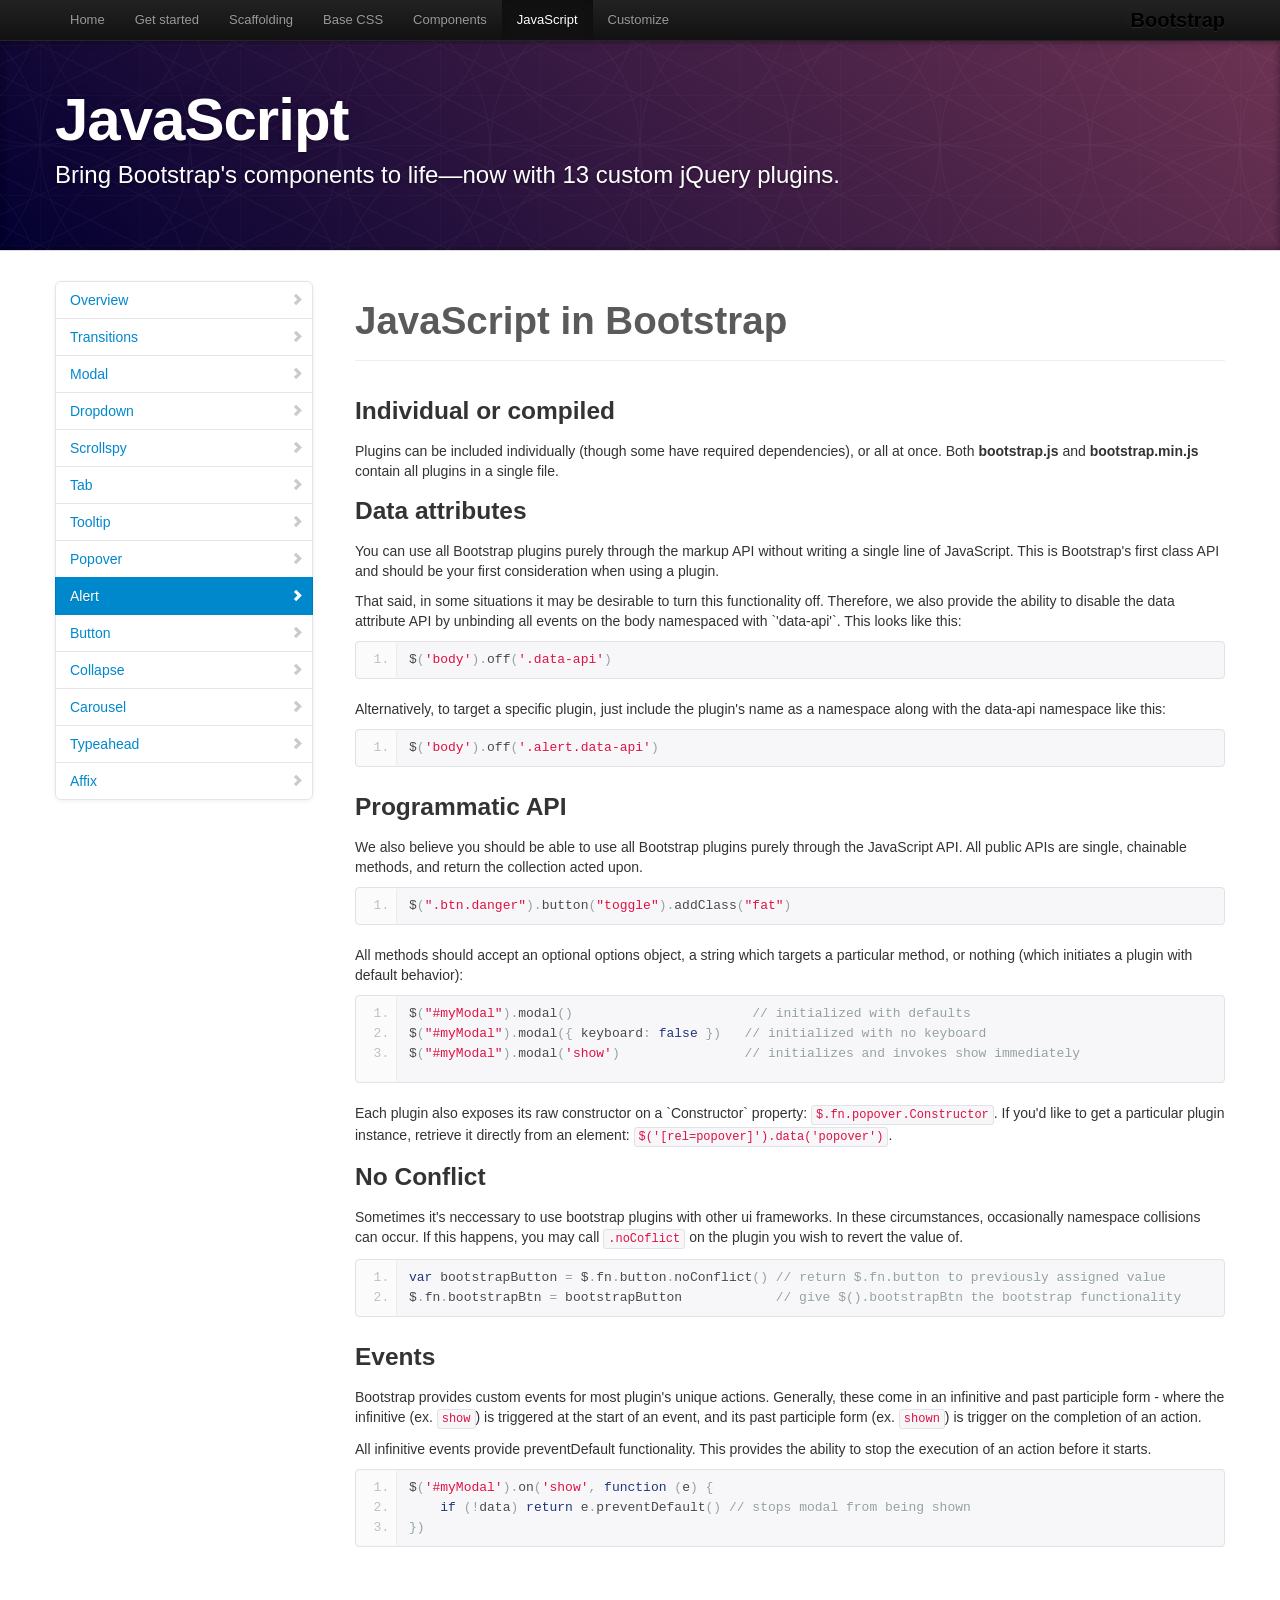
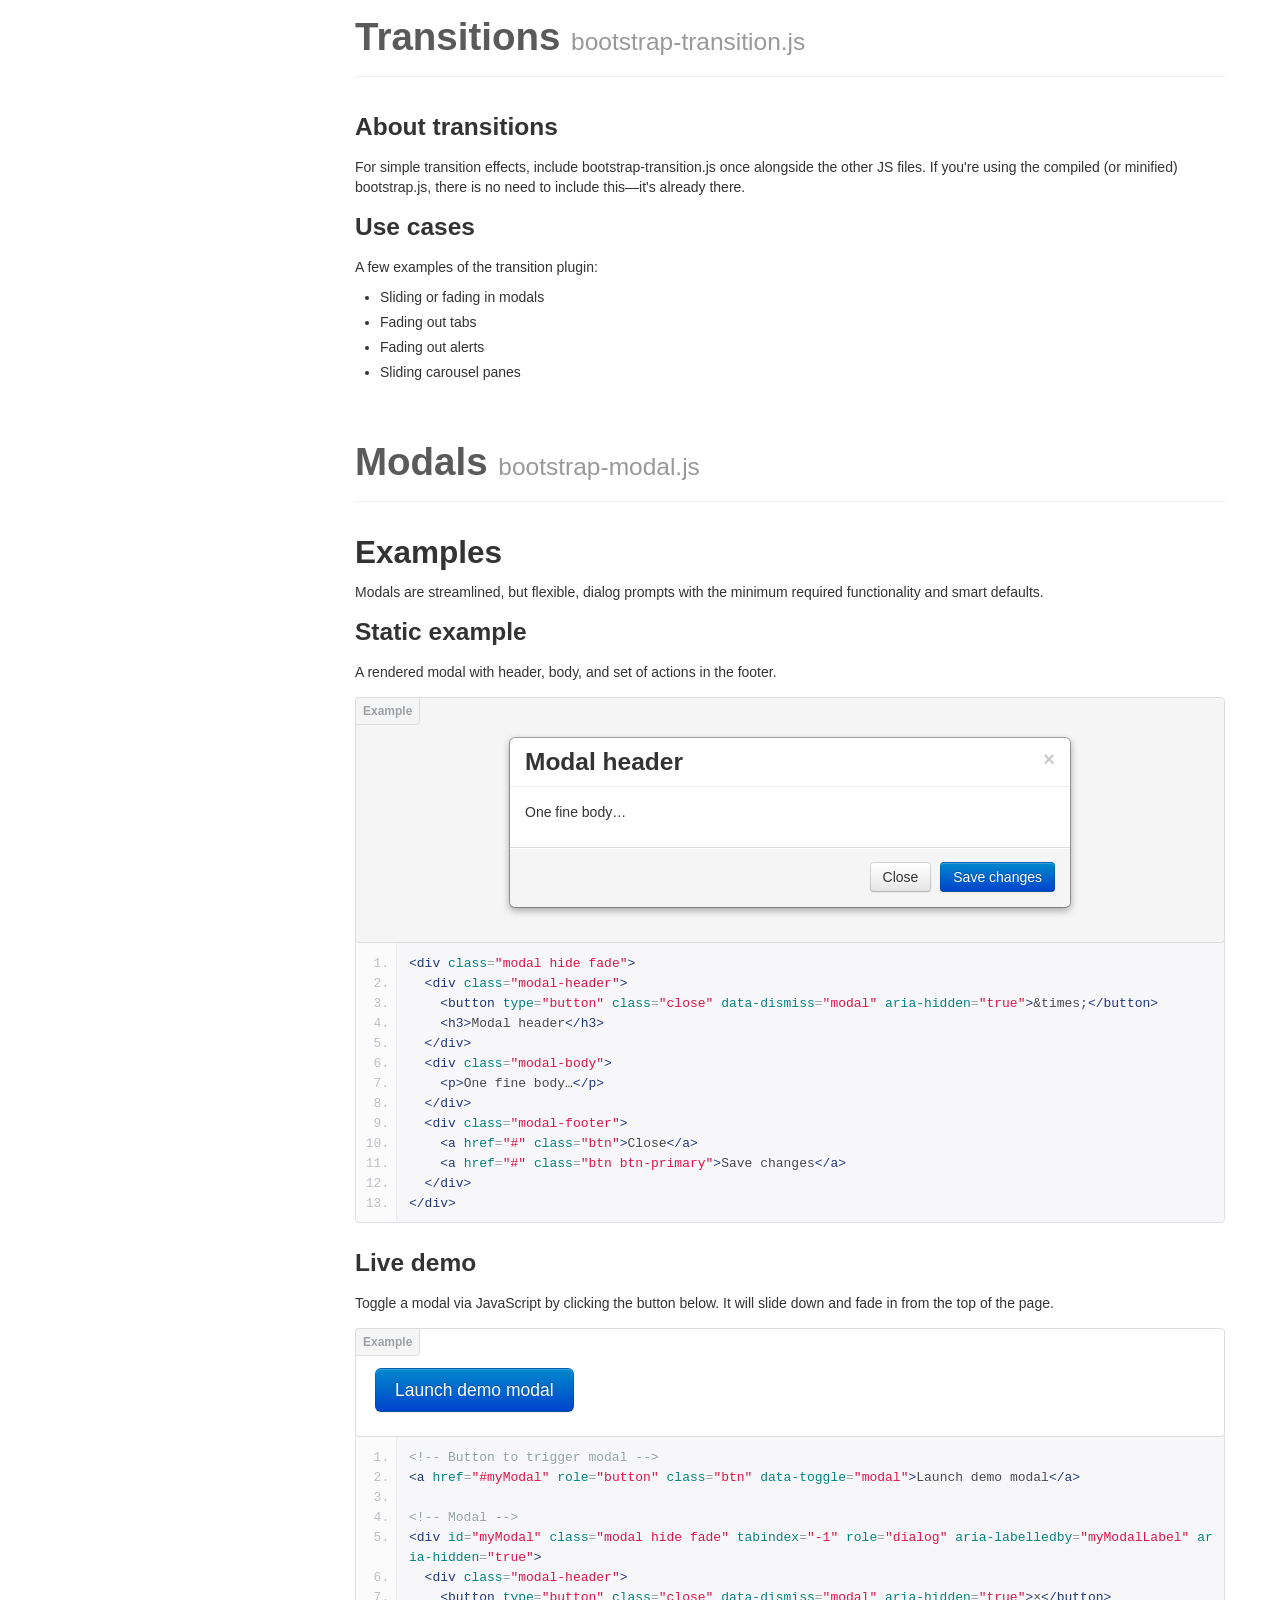
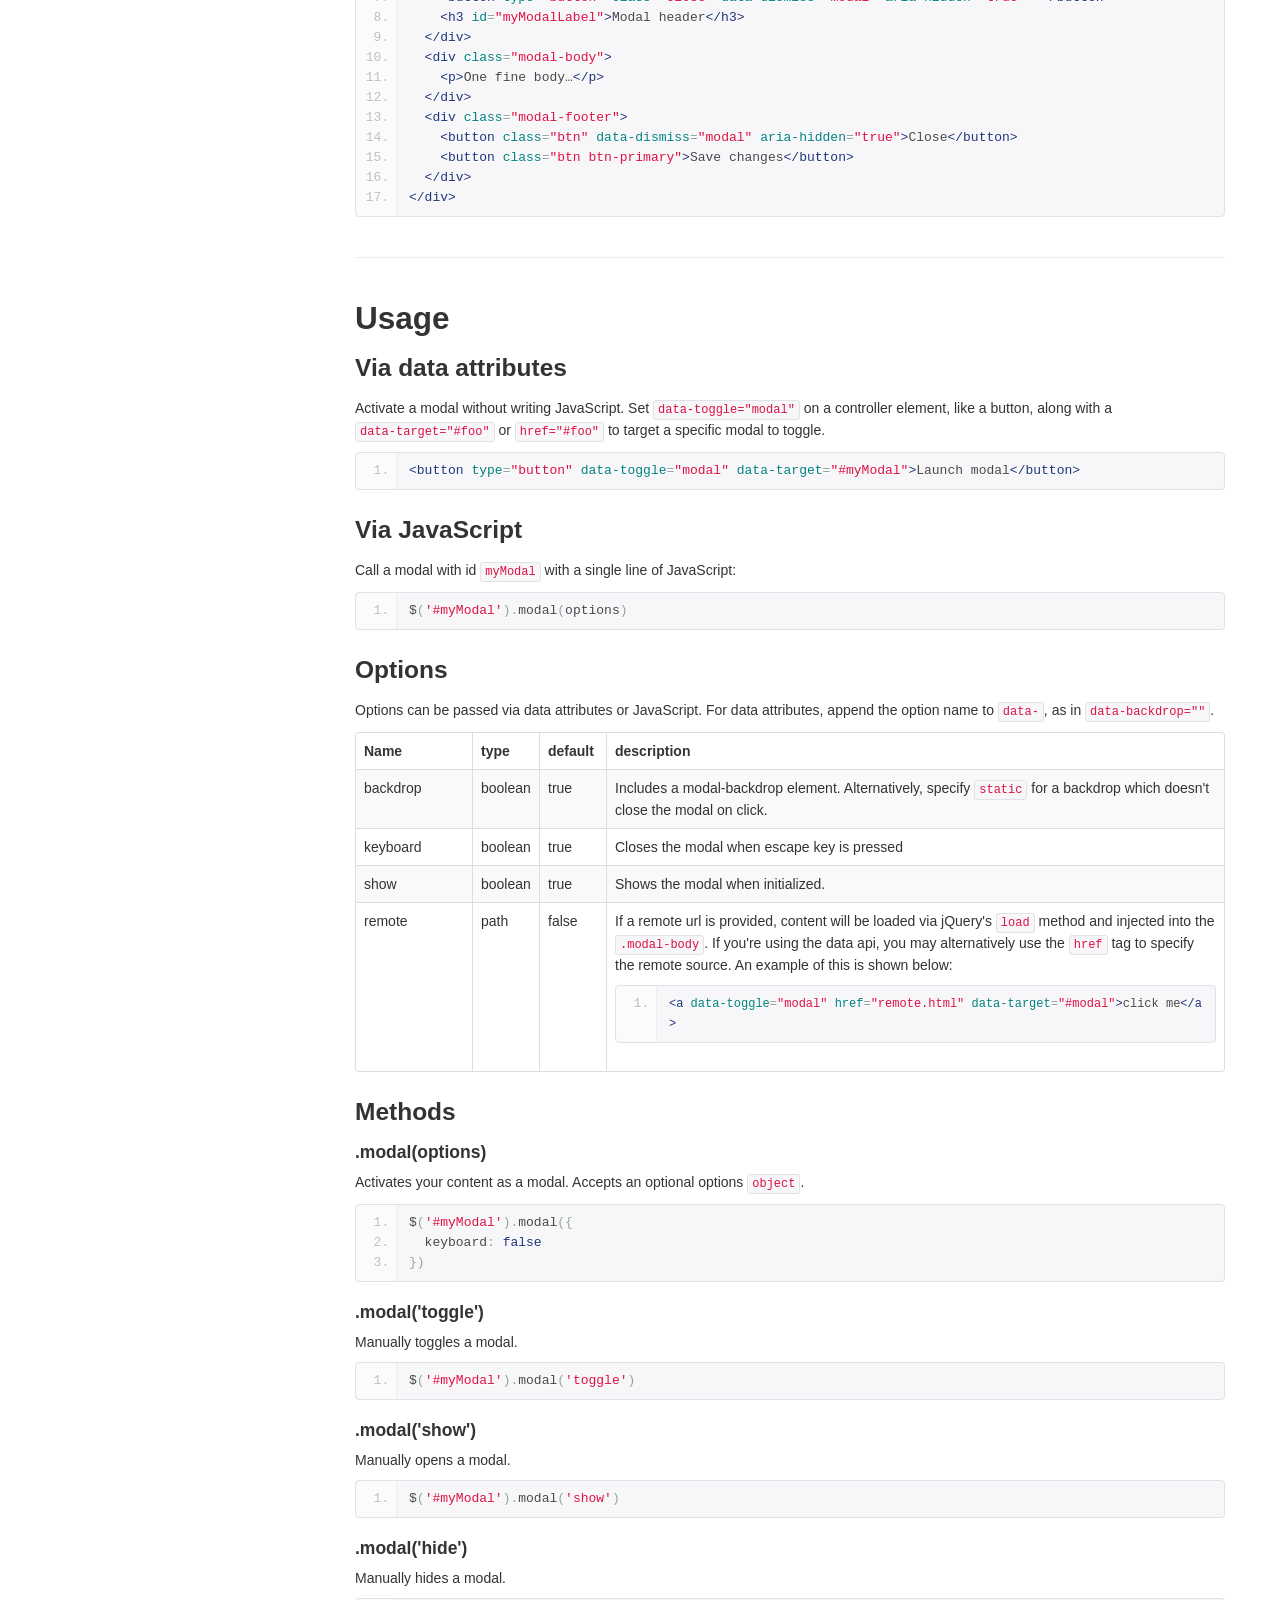
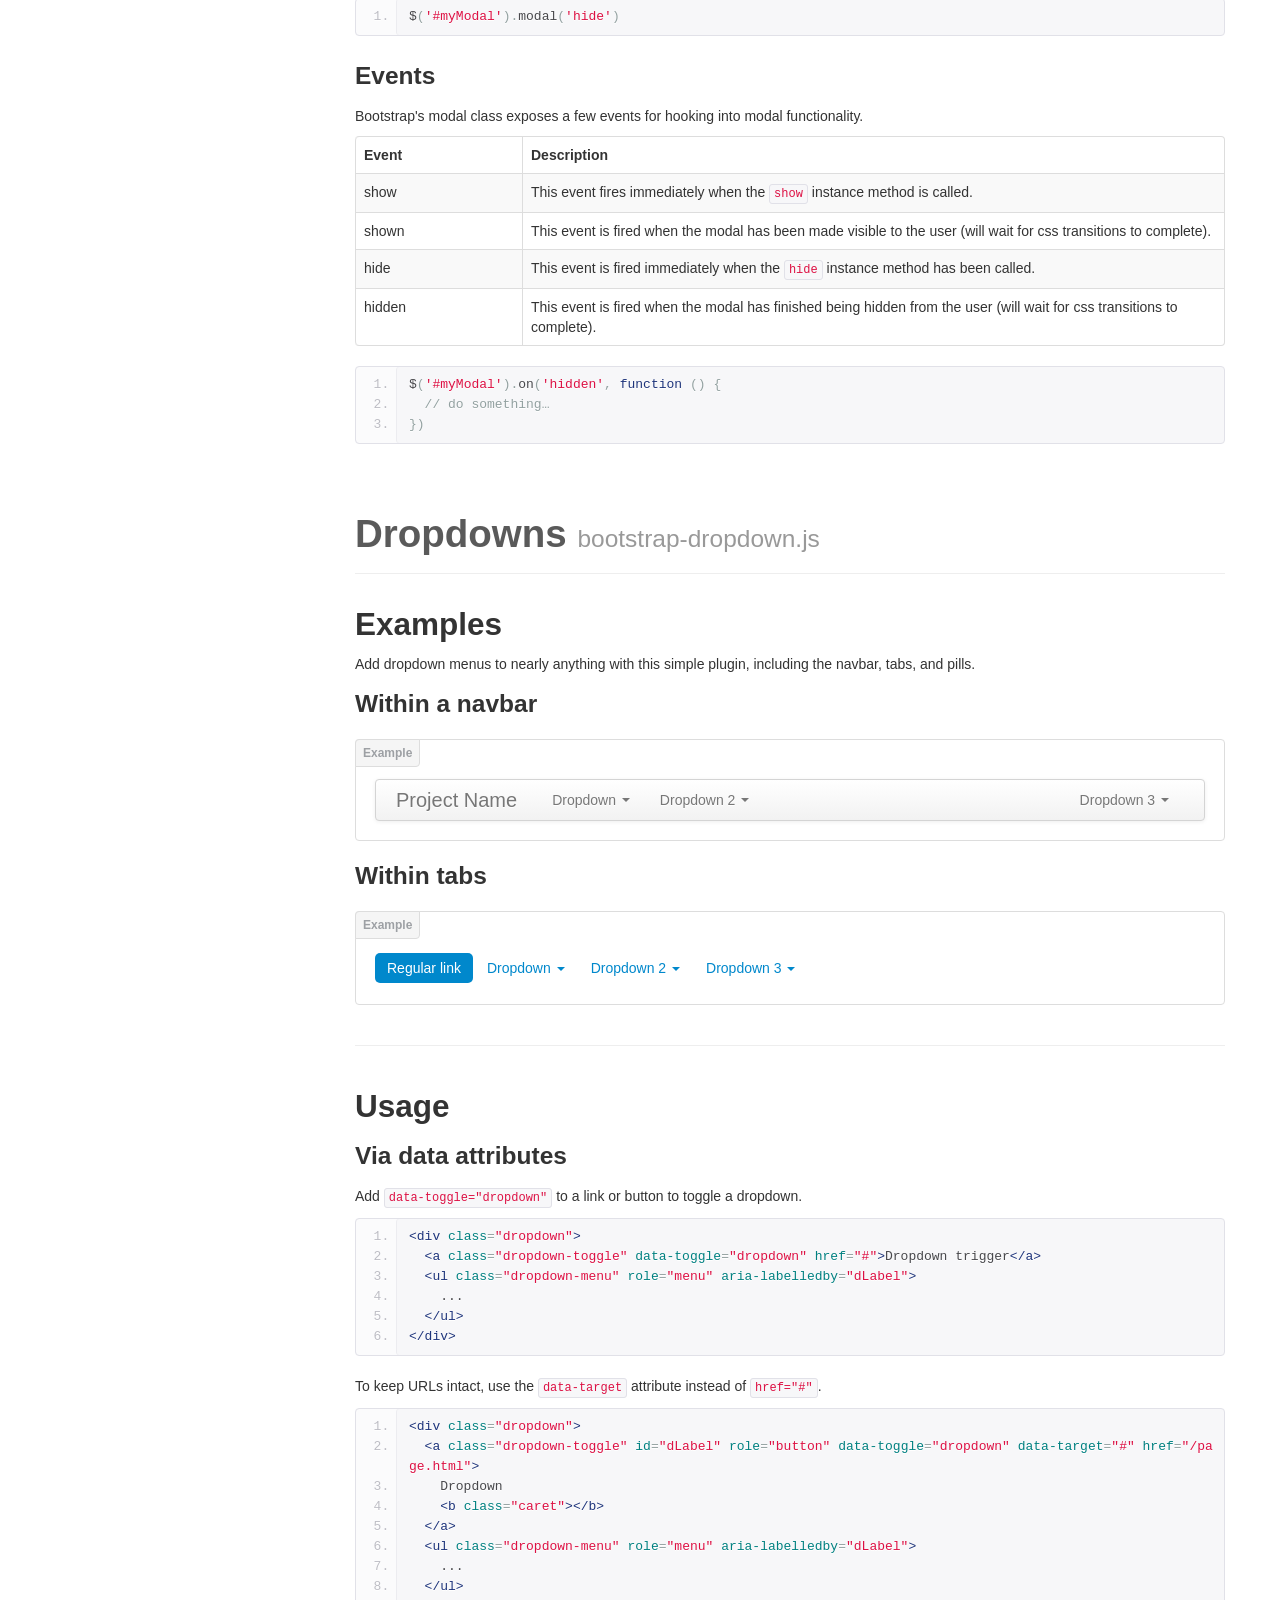
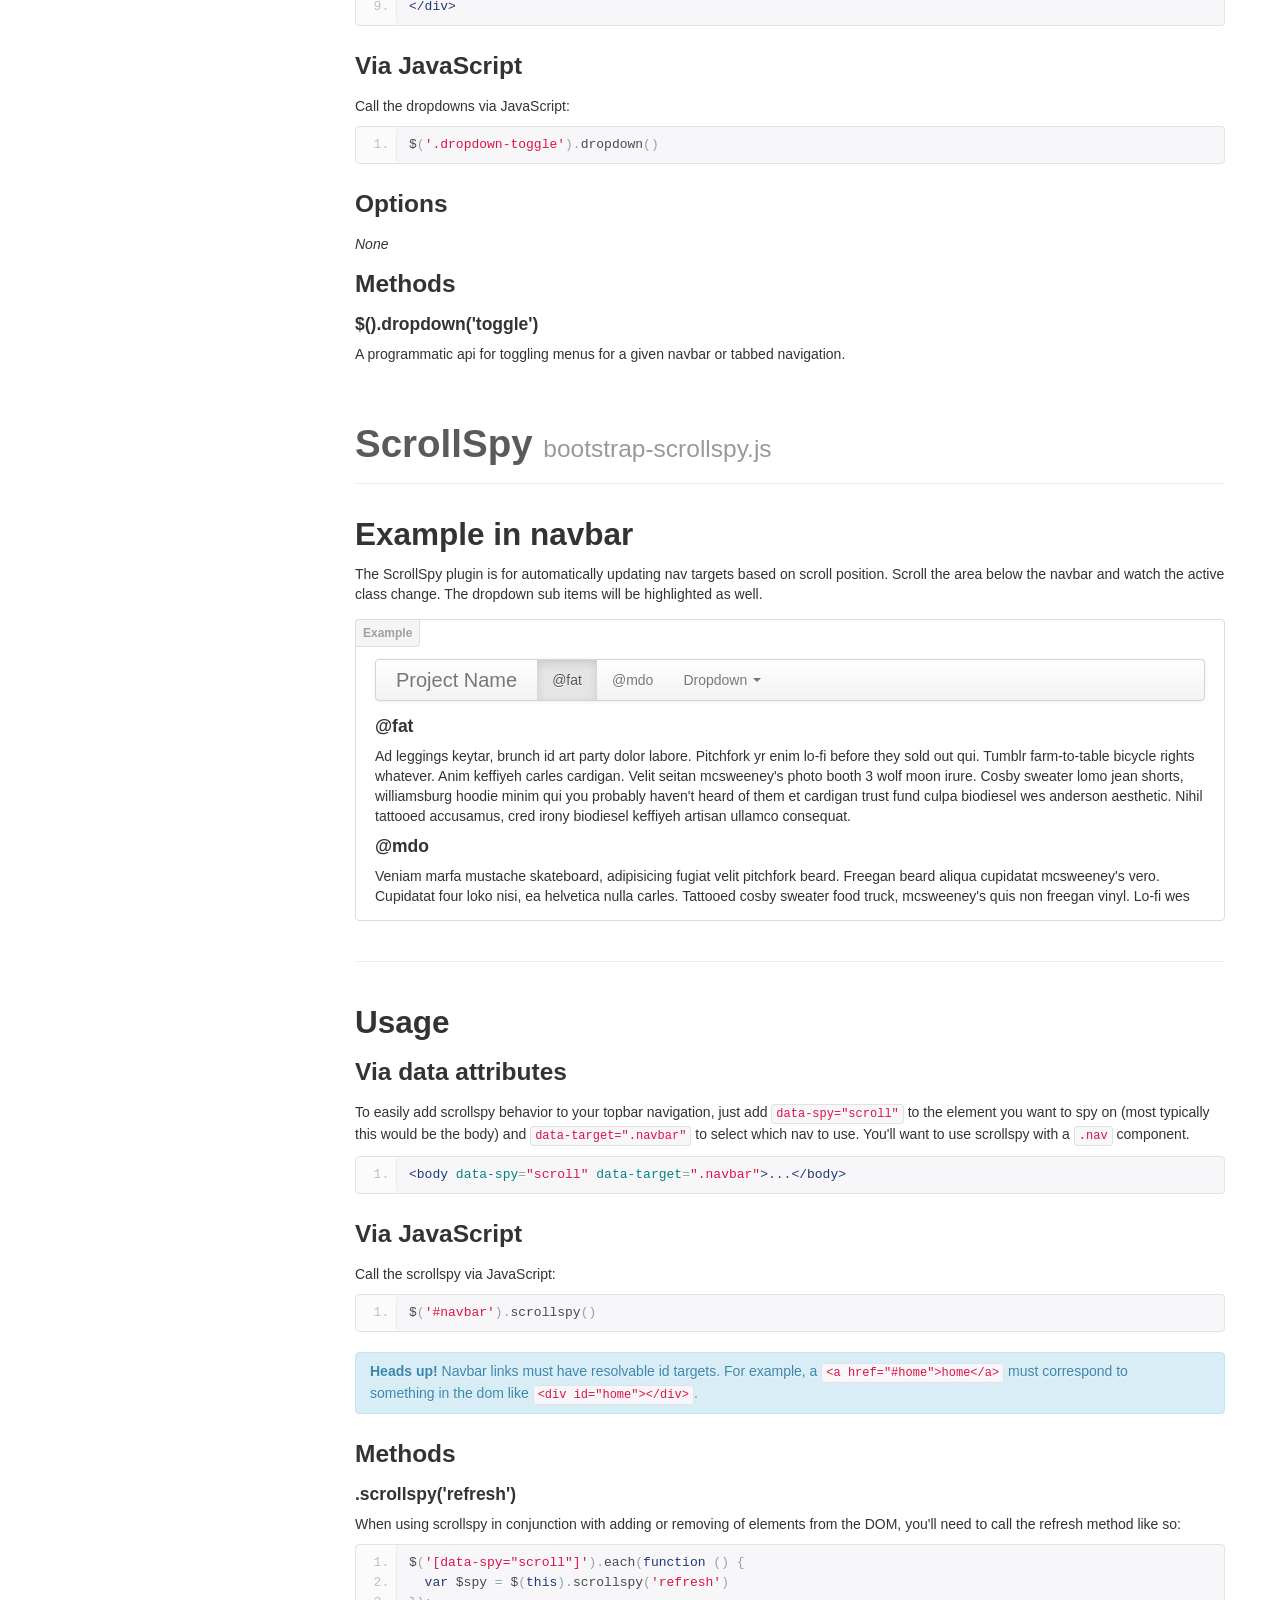
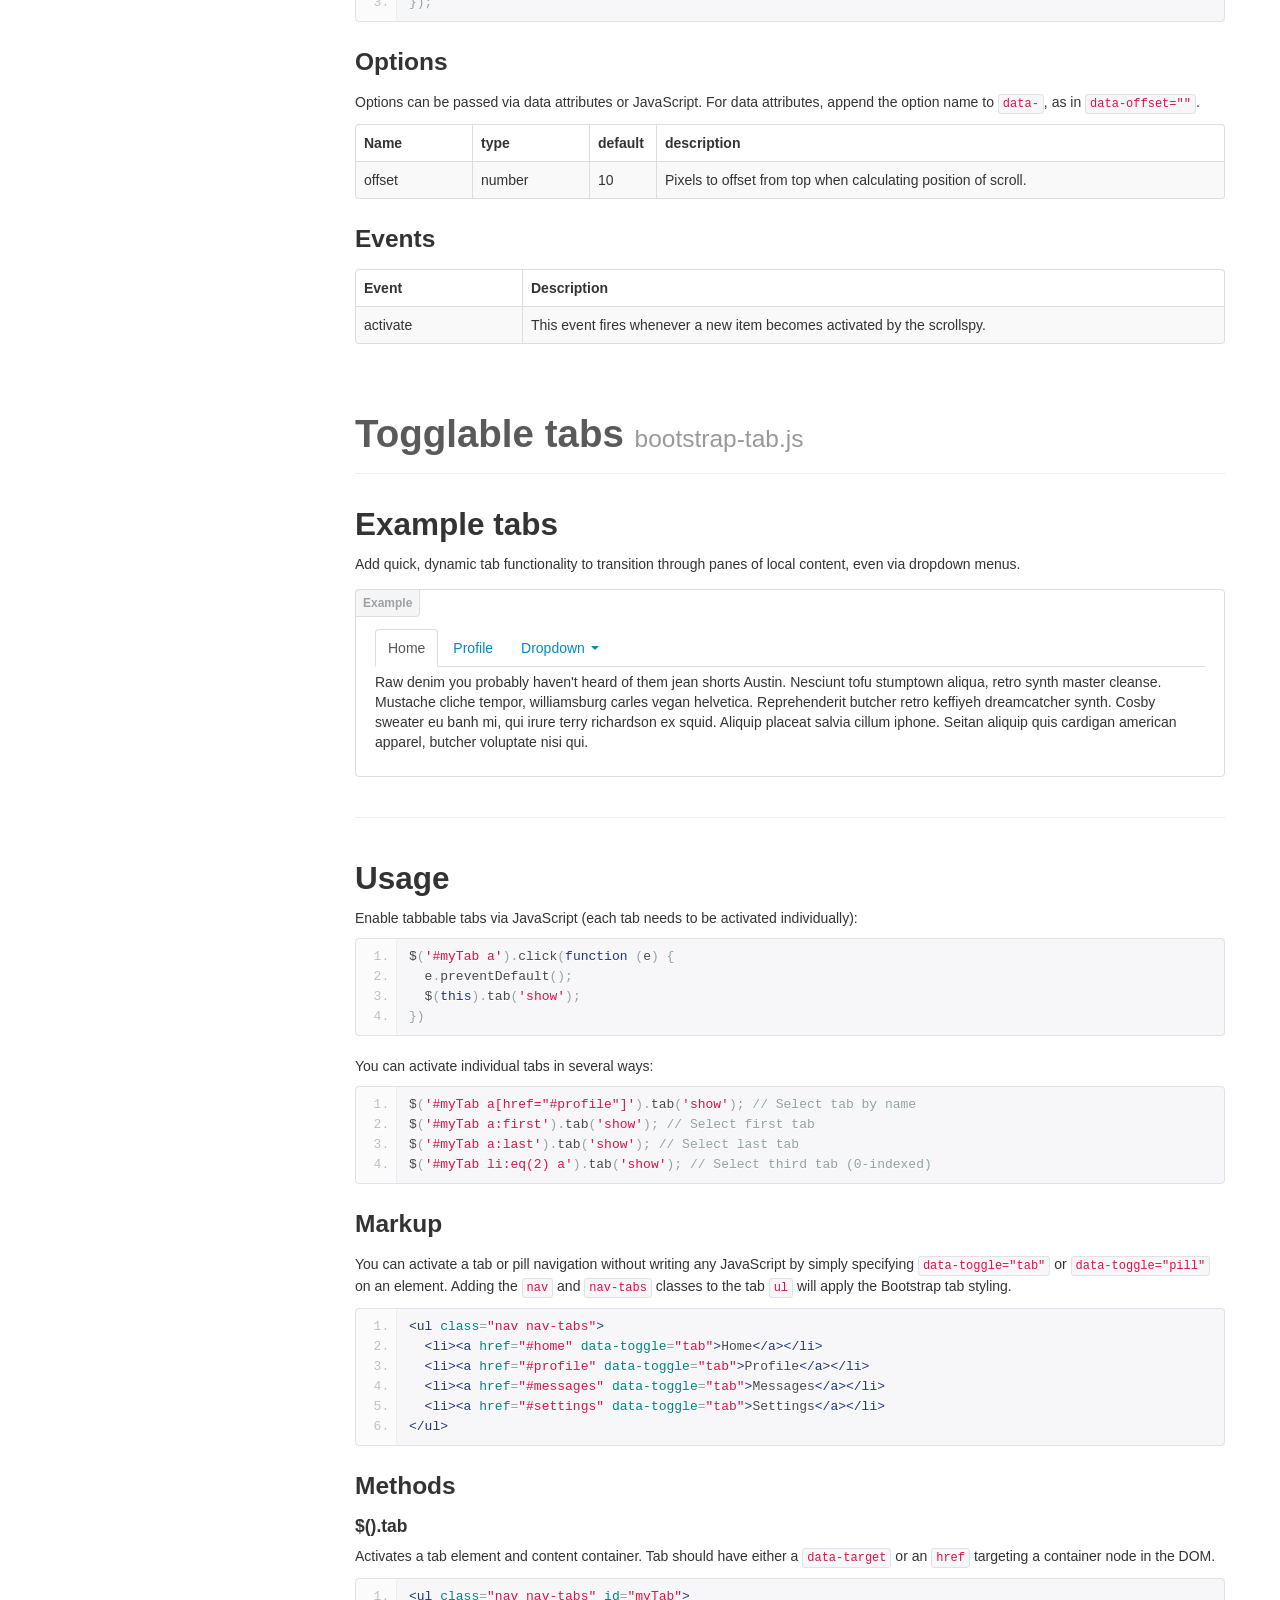
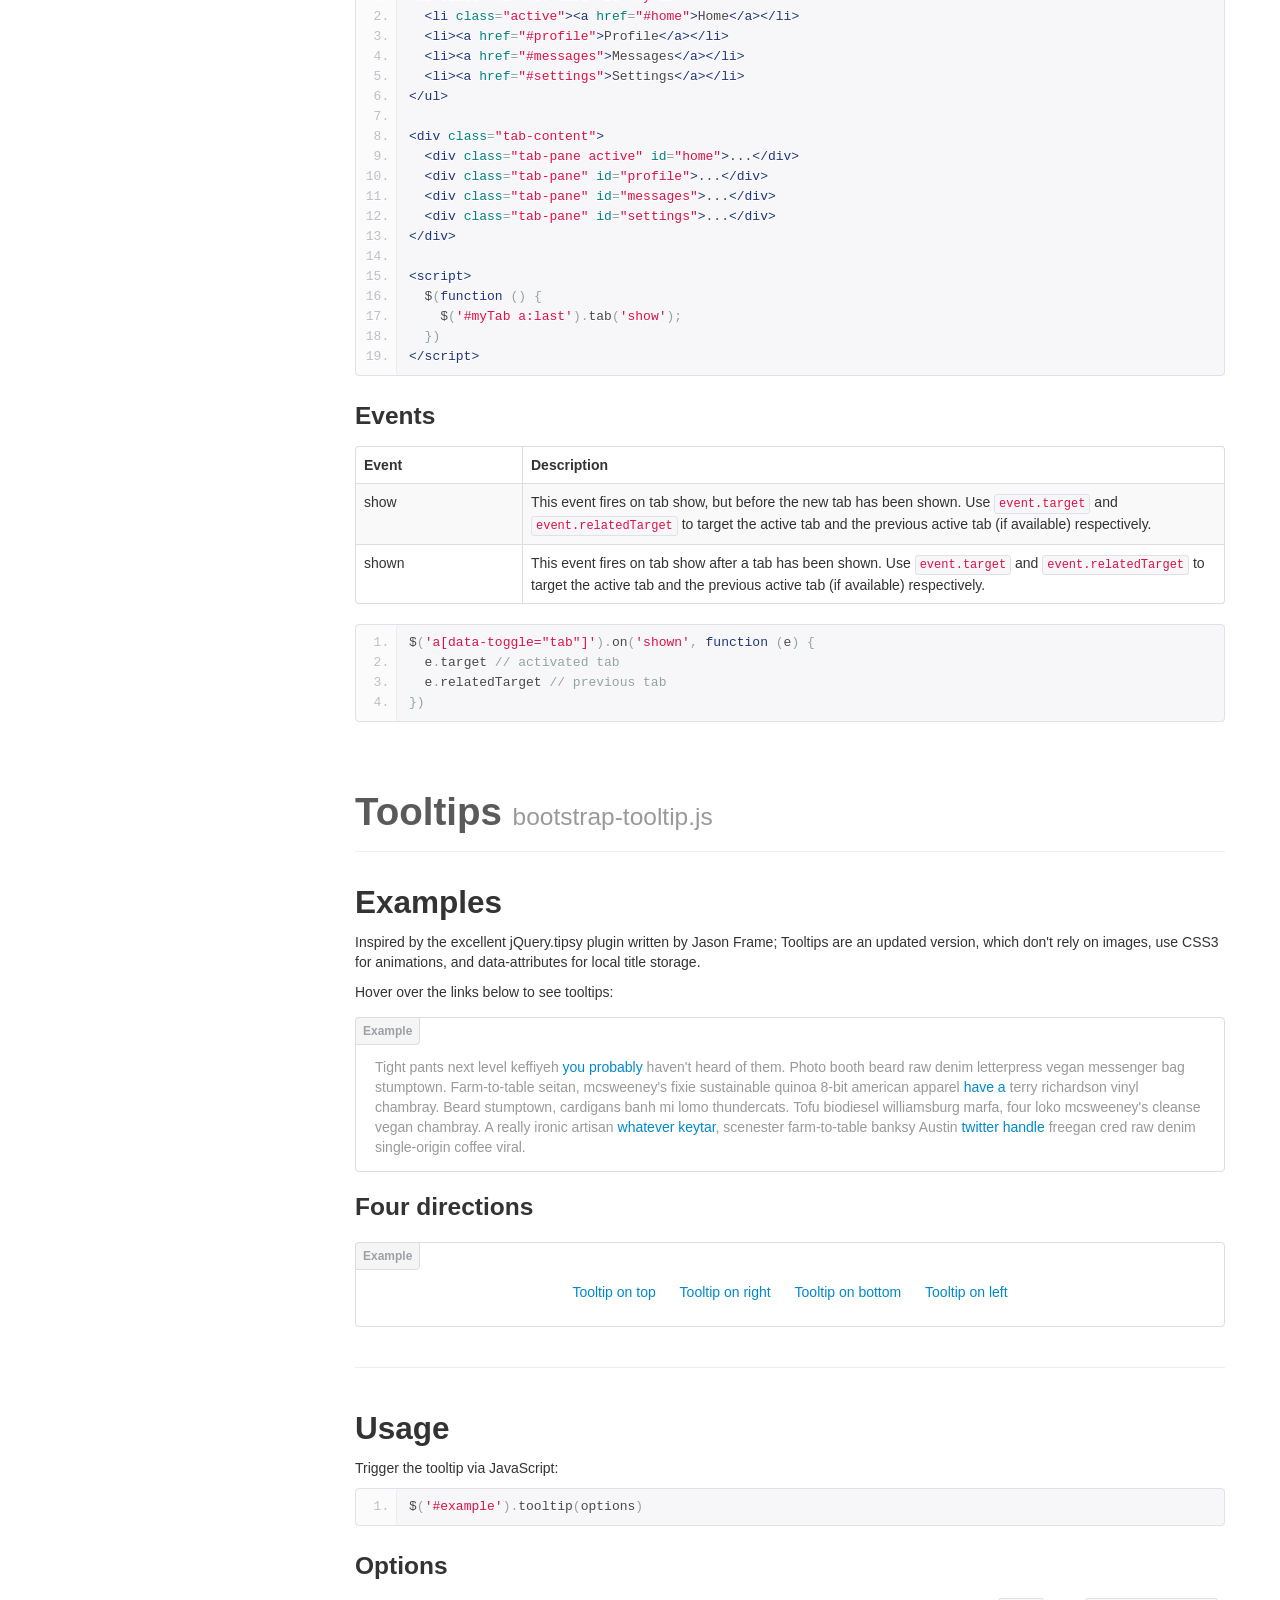
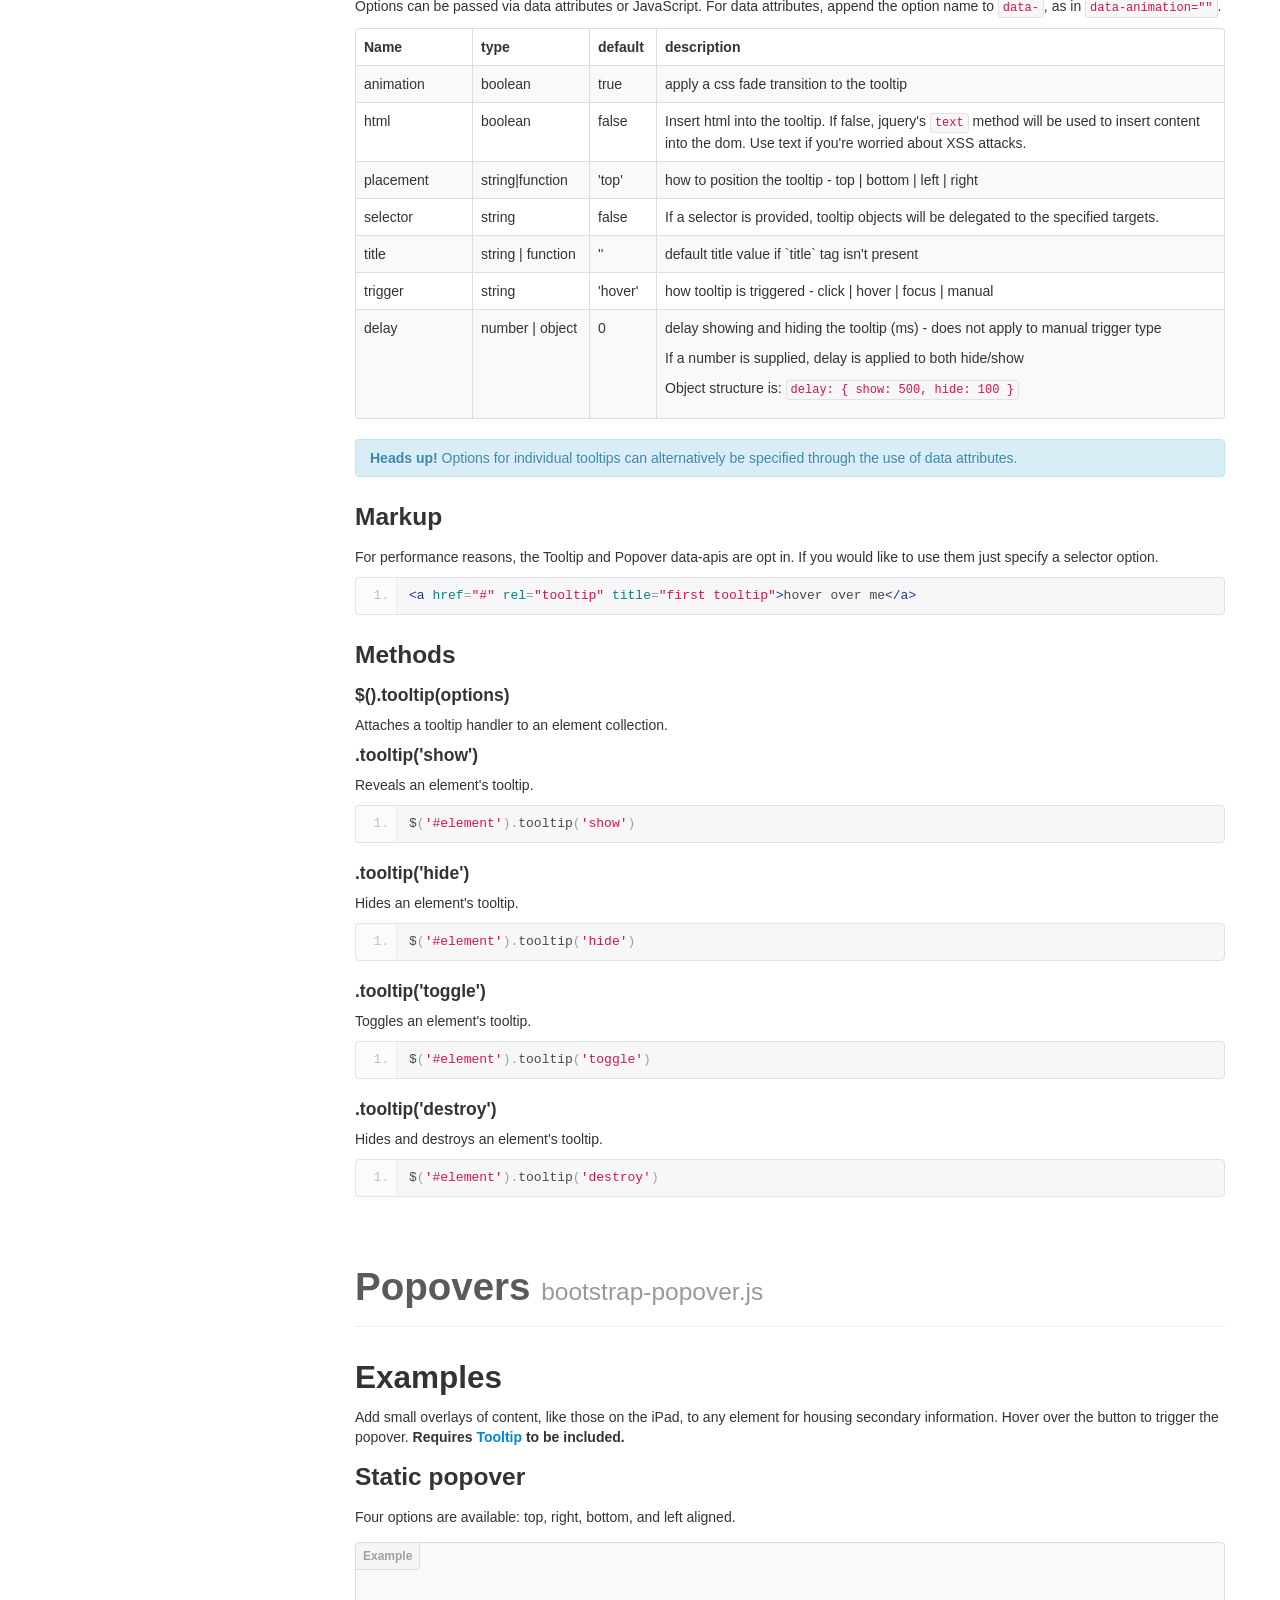
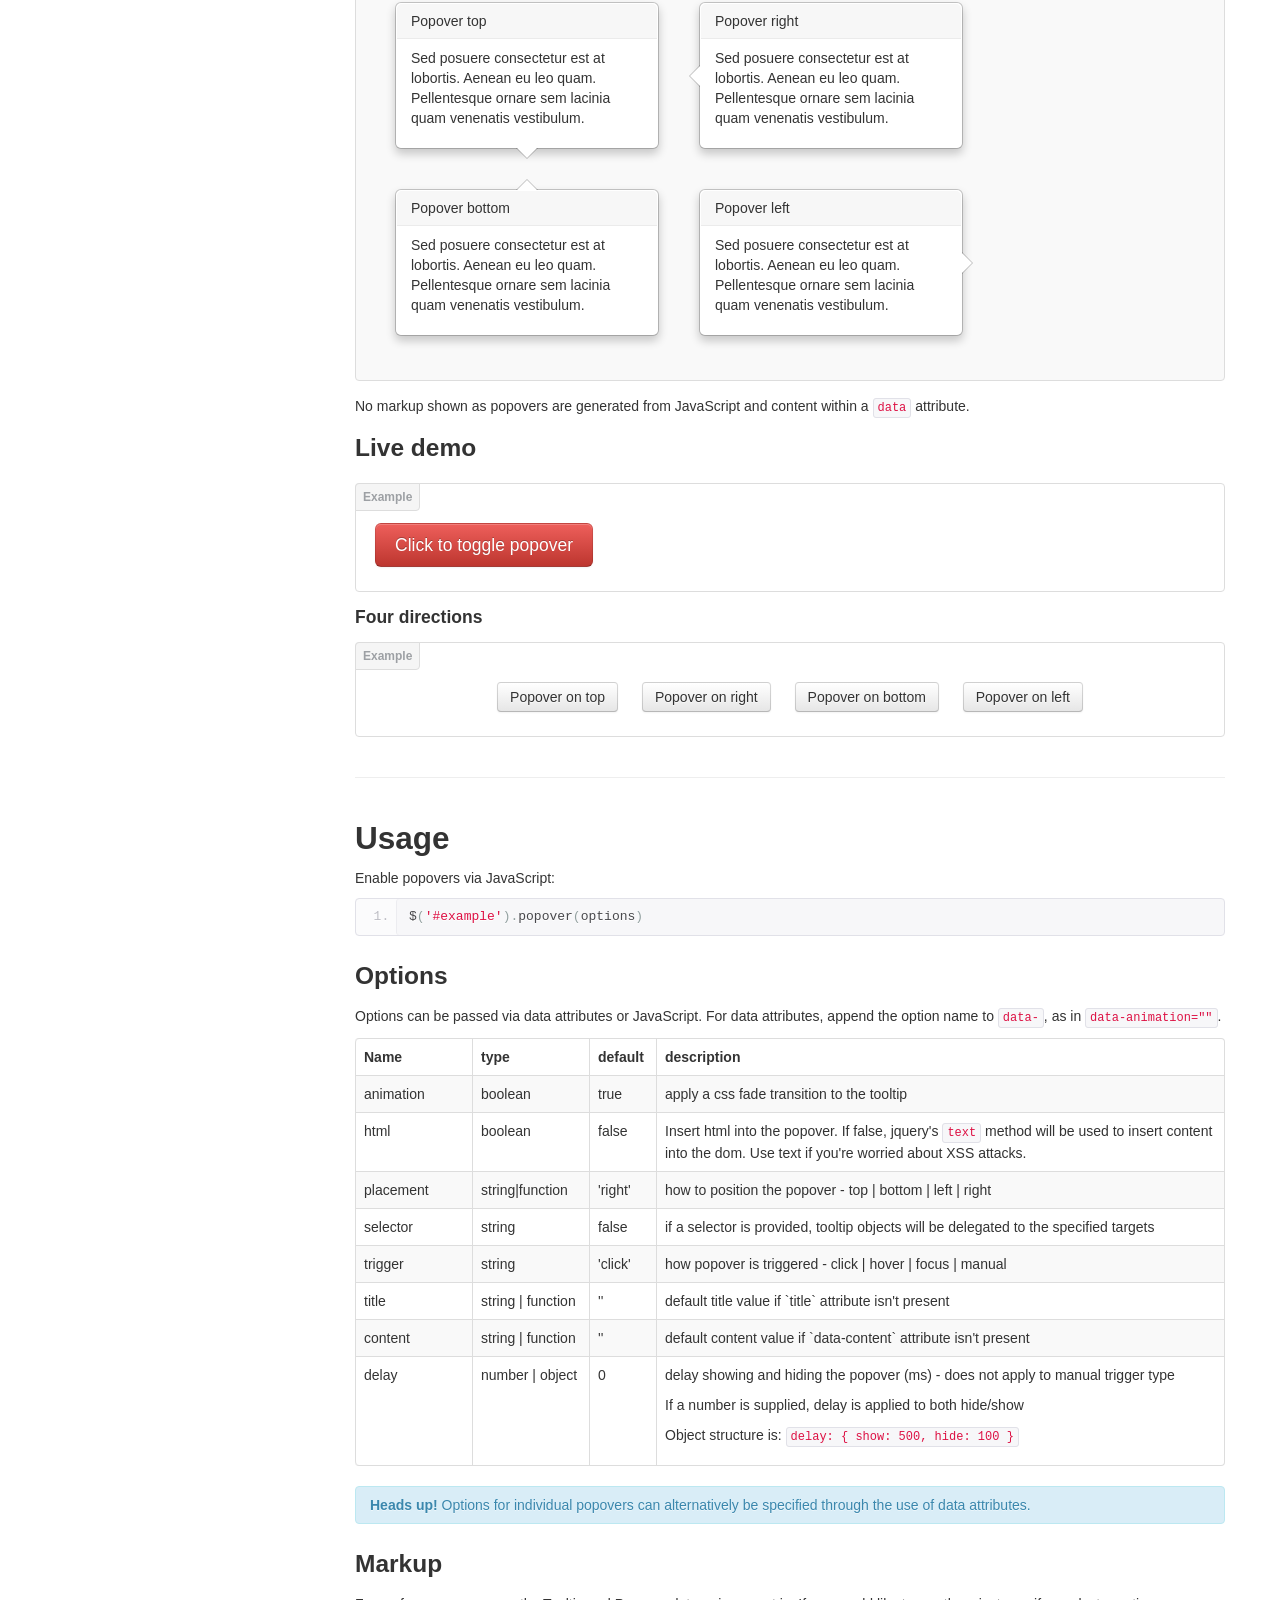
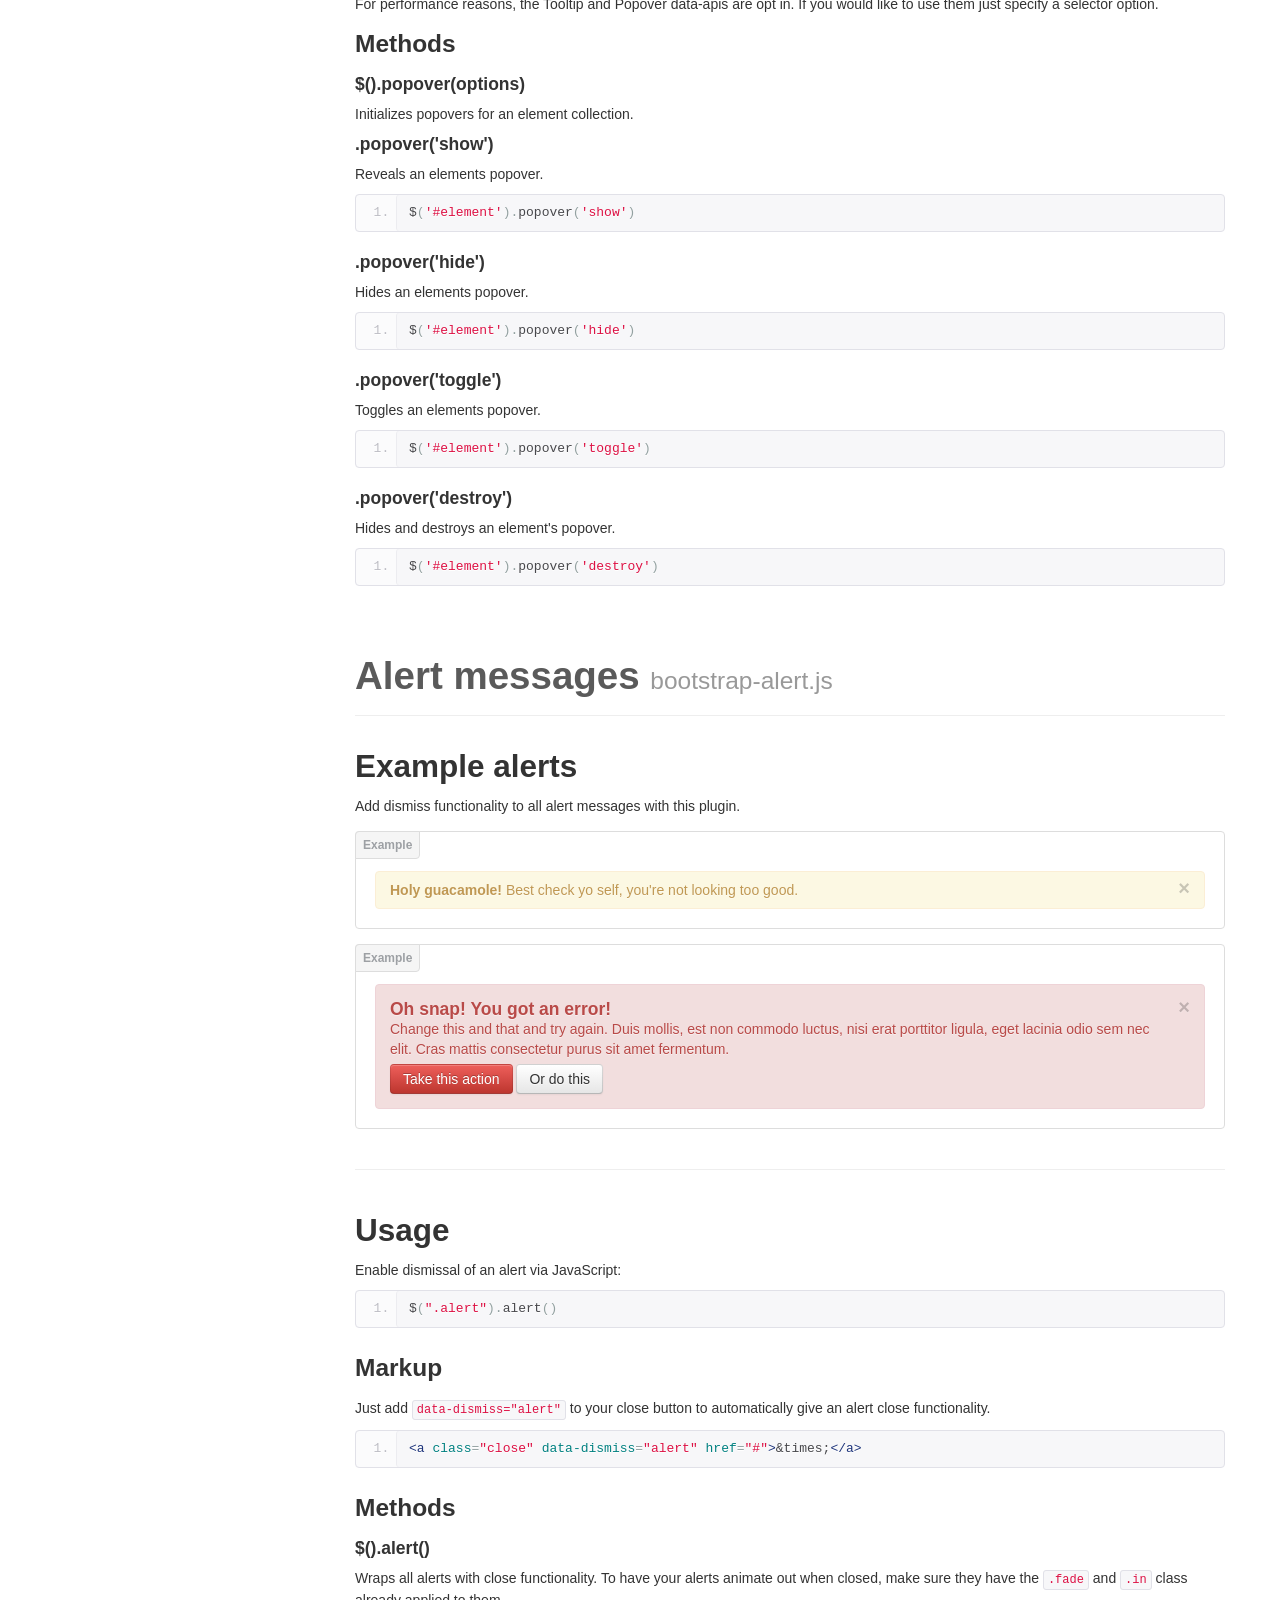
<file: assets/bootstrap/docs/javascript.html>
<!DOCTYPE html>
<html lang="en">
  <head>
    <meta charset="utf-8">
    <title>Javascript · Bootstrap</title>
    <meta name="viewport" content="width=device-width, initial-scale=1.0">
    <meta name="description" content="">
    <meta name="author" content="">

    <!-- Le styles -->
    <link href="assets/css/bootstrap.css" rel="stylesheet">
    <link href="assets/css/bootstrap-responsive.css" rel="stylesheet">
    <link href="assets/css/docs.css" rel="stylesheet">
    <link href="assets/js/google-code-prettify/prettify.css" rel="stylesheet">

    <!-- Le HTML5 shim, for IE6-8 support of HTML5 elements -->
    <!--[if lt IE 9]>
      <script src="http://html5shim.googlecode.com/svn/trunk/html5.js"></script>
    <![endif]-->

    <!-- Le fav and touch icons -->
    <link rel="apple-touch-icon-precomposed" sizes="144x144" href="assets/ico/apple-touch-icon-144-precomposed.png">
    <link rel="apple-touch-icon-precomposed" sizes="114x114" href="assets/ico/apple-touch-icon-114-precomposed.png">
      <link rel="apple-touch-icon-precomposed" sizes="72x72" href="assets/ico/apple-touch-icon-72-precomposed.png">
                    <link rel="apple-touch-icon-precomposed" href="assets/ico/apple-touch-icon-57-precomposed.png">
                                   <link rel="shortcut icon" href="assets/ico/favicon.png">

  </head>

  <body data-spy="scroll" data-target=".bs-docs-sidebar">

    <!-- Navbar
    ================================================== -->
    <div class="navbar navbar-inverse navbar-fixed-top">
      <div class="navbar-inner">
        <div class="container">
          <button type="button" class="btn btn-navbar" data-toggle="collapse" data-target=".nav-collapse">
            <span class="icon-bar"></span>
            <span class="icon-bar"></span>
            <span class="icon-bar"></span>
          </button>
          <a class="brand" href="./index.html">Bootstrap</a>
          <div class="nav-collapse collapse">
            <ul class="nav">
              <li class="">
                <a href="./index.html">Home</a>
              </li>
              <li class="">
                <a href="./getting-started.html">Get started</a>
              </li>
              <li class="">
                <a href="./scaffolding.html">Scaffolding</a>
              </li>
              <li class="">
                <a href="./base-css.html">Base CSS</a>
              </li>
              <li class="">
                <a href="./components.html">Components</a>
              </li>
              <li class="active">
                <a href="./javascript.html">JavaScript</a>
              </li>
              <li class="">
                <a href="./customize.html">Customize</a>
              </li>
            </ul>
          </div>
        </div>
      </div>
    </div>

<!-- Subhead
================================================== -->
<header class="jumbotron subhead">
  <div class="container">
    <h1>JavaScript</h1>
    <p class="lead">Bring Bootstrap's components to life&mdash;now with 13 custom jQuery plugins.
  </div>
</header>

  <div class="container">

    <!-- Docs nav
    ================================================== -->
    <div class="row">
      <div class="span3 bs-docs-sidebar">
        <ul class="nav nav-list bs-docs-sidenav">
          <li><a href="#overview"><i class="icon-chevron-right"></i> Overview</a></li>
          <li><a href="#transitions"><i class="icon-chevron-right"></i> Transitions</a></li>
          <li><a href="#modals"><i class="icon-chevron-right"></i> Modal</a></li>
          <li><a href="#dropdowns"><i class="icon-chevron-right"></i> Dropdown</a></li>
          <li><a href="#scrollspy"><i class="icon-chevron-right"></i> Scrollspy</a></li>
          <li><a href="#tabs"><i class="icon-chevron-right"></i> Tab</a></li>
          <li><a href="#tooltips"><i class="icon-chevron-right"></i> Tooltip</a></li>
          <li><a href="#popovers"><i class="icon-chevron-right"></i> Popover</a></li>
          <li><a href="#alerts"><i class="icon-chevron-right"></i> Alert</a></li>
          <li><a href="#buttons"><i class="icon-chevron-right"></i> Button</a></li>
          <li><a href="#collapse"><i class="icon-chevron-right"></i> Collapse</a></li>
          <li><a href="#carousel"><i class="icon-chevron-right"></i> Carousel</a></li>
          <li><a href="#typeahead"><i class="icon-chevron-right"></i> Typeahead</a></li>
          <li><a href="#affix"><i class="icon-chevron-right"></i> Affix</a></li>
        </ul>
      </div>
      <div class="span9">


        <!-- Overview
        ================================================== -->
        <section id="overview">
          <div class="page-header">
            <h1>JavaScript in Bootstrap</h1>
          </div>

          <h3>Individual or compiled</h3>
          <p>Plugins can be included individually (though some have required dependencies), or all at once. Both <strong>bootstrap.js</strong> and <strong>bootstrap.min.js</strong> contain all plugins in a single file.</p>

          <h3>Data attributes</h3>
          <p>You can use all Bootstrap plugins purely through the markup API without writing a single line of JavaScript. This is Bootstrap's first class API and should be your first consideration when using a plugin.</p>

          <p>That said, in some situations it may be desirable to turn this functionality off. Therefore, we also provide the ability to disable the data attribute API by unbinding all events on the body namespaced with `'data-api'`. This looks like this:
          <pre class="prettyprint linenums">$('body').off('.data-api')</pre>

          <p>Alternatively, to target a specific plugin, just include the plugin's name as a namespace along with the data-api namespace like this:</p>
          <pre class="prettyprint linenums">$('body').off('.alert.data-api')</pre>

          <h3>Programmatic API</h3>
          <p>We also believe you should be able to use all Bootstrap plugins purely through the JavaScript API. All public APIs are single, chainable methods, and return the collection acted upon.</p>
          <pre class="prettyprint linenums">$(".btn.danger").button("toggle").addClass("fat")</pre>
          <p>All methods should accept an optional options object, a string which targets a particular method, or nothing (which initiates a plugin with default behavior):</p>
<pre class="prettyprint linenums">
$("#myModal").modal()                       // initialized with defaults
$("#myModal").modal({ keyboard: false })   // initialized with no keyboard
$("#myModal").modal('show')                // initializes and invokes show immediately</p>
</pre>
          <p>Each plugin also exposes its raw constructor on a `Constructor` property: <code>$.fn.popover.Constructor</code>. If you'd like to get a particular plugin instance, retrieve it directly from an element: <code>$('[rel=popover]').data('popover')</code>.</p>

          <h3>No Conflict</h3>
          <p>Sometimes it's neccessary to use bootstrap plugins with other ui frameworks. In these circumstances, occasionally namespace collisions can occur. If this happens, you may call <code>.noCoflict</code> on the plugin you wish to revert the value of.</p>

<pre class="prettyprint linenums">
var bootstrapButton = $.fn.button.noConflict() // return $.fn.button to previously assigned value
$.fn.bootstrapBtn = bootstrapButton            // give $().bootstrapBtn the bootstrap functionality
</pre>

          <h3>Events</h3>
          <p>Bootstrap provides custom events for most plugin's unique actions. Generally, these come in an infinitive and past participle form - where the infinitive (ex. <code>show</code>) is triggered at the start of an event, and its past participle form (ex. <code>shown</code>) is trigger on the completion of an action.</p>
          <p>All infinitive events provide preventDefault functionality. This provides the ability to stop the execution of an action before it starts.</p>
<pre class="prettyprint linenums">
$('#myModal').on('show', function (e) {
    if (!data) return e.preventDefault() // stops modal from being shown
})
</pre>
        </section>



        <!-- Transitions
        ================================================== -->
        <section id="transitions">
          <div class="page-header">
            <h1>Transitions <small>bootstrap-transition.js</small></h1>
          </div>
          <h3>About transitions</h3>
          <p>For simple transition effects, include bootstrap-transition.js once alongside the other JS files. If you're using the compiled (or minified) bootstrap.js, there is no need to include this&mdash;it's already there.</p>
          <h3>Use cases</h3>
          <p>A few examples of the transition plugin:</p>
          <ul>
            <li>Sliding or fading in modals</li>
            <li>Fading out tabs</li>
            <li>Fading out alerts</li>
            <li>Sliding carousel panes</li>
          </ul>

        </section>



        <!-- Modal
        ================================================== -->
        <section id="modals">
          <div class="page-header">
            <h1>Modals <small>bootstrap-modal.js</small></h1>
          </div>


          <h2>Examples</h2>
          <p>Modals are streamlined, but flexible, dialog prompts with the minimum required functionality and smart defaults.</p>

          <h3>Static example</h3>
          <p>A rendered modal with header, body, and set of actions in the footer.</p>
          <div class="bs-docs-example" style="background-color: #f5f5f5;">
            <div class="modal" style="position: relative; top: auto; left: auto; right: auto; margin: 0 auto 20px; z-index: 1; max-width: 100%;">
              <div class="modal-header">
                <button type="button" class="close" data-dismiss="modal" aria-hidden="true">&times;</button>
                <h3>Modal header</h3>
              </div>
              <div class="modal-body">
                <p>One fine body&hellip;</p>
              </div>
              <div class="modal-footer">
                <a href="#" class="btn">Close</a>
                <a href="#" class="btn btn-primary">Save changes</a>
              </div>
            </div>
          </div>
<pre class="prettyprint linenums">
&lt;div class="modal hide fade"&gt;
  &lt;div class="modal-header"&gt;
    &lt;button type="button" class="close" data-dismiss="modal" aria-hidden="true"&gt;&amp;times;&lt;/button&gt;
    &lt;h3&gt;Modal header&lt;/h3&gt;
  &lt;/div&gt;
  &lt;div class="modal-body"&gt;
    &lt;p&gt;One fine body&hellip;&lt;/p&gt;
  &lt;/div&gt;
  &lt;div class="modal-footer"&gt;
    &lt;a href="#" class="btn"&gt;Close&lt;/a&gt;
    &lt;a href="#" class="btn btn-primary"&gt;Save changes&lt;/a&gt;
  &lt;/div&gt;
&lt;/div&gt;
</pre>

          <h3>Live demo</h3>
          <p>Toggle a modal via JavaScript by clicking the button below. It will slide down and fade in from the top of the page.</p>
          <!-- sample modal content -->
          <div id="myModal" class="modal hide fade" tabindex="-1" role="dialog" aria-labelledby="myModalLabel" aria-hidden="true">
            <div class="modal-header">
              <button type="button" class="close" data-dismiss="modal" aria-hidden="true">&times;</button>
              <h3 id="myModalLabel">Modal Heading</h3>
            </div>
            <div class="modal-body">
              <h4>Text in a modal</h4>
              <p>Duis mollis, est non commodo luctus, nisi erat porttitor ligula, eget lacinia odio sem.</p>

              <h4>Popover in a modal</h4>
              <p>This <a href="#" role="button" class="btn popover-test" title="A Title" data-content="And here's some amazing content. It's very engaging. right?">button</a> should trigger a popover on click.</p>

              <h4>Tooltips in a modal</h4>
              <p><a href="#" class="tooltip-test" title="Tooltip">This link</a> and <a href="#" class="tooltip-test" title="Tooltip">that link</a> should have tooltips on hover.</p>

              <hr>

              <h4>Overflowing text to show optional scrollbar</h4>
              <p>We set a fixed <code>max-height</code> on the <code>.modal-body</code>. Watch it overflow with all this extra lorem ipsum text we've included.</p>
              <p>Cras mattis consectetur purus sit amet fermentum. Cras justo odio, dapibus ac facilisis in, egestas eget quam. Morbi leo risus, porta ac consectetur ac, vestibulum at eros.</p>
              <p>Praesent commodo cursus magna, vel scelerisque nisl consectetur et. Vivamus sagittis lacus vel augue laoreet rutrum faucibus dolor auctor.</p>
              <p>Aenean lacinia bibendum nulla sed consectetur. Praesent commodo cursus magna, vel scelerisque nisl consectetur et. Donec sed odio dui. Donec ullamcorper nulla non metus auctor fringilla.</p>
              <p>Cras mattis consectetur purus sit amet fermentum. Cras justo odio, dapibus ac facilisis in, egestas eget quam. Morbi leo risus, porta ac consectetur ac, vestibulum at eros.</p>
              <p>Praesent commodo cursus magna, vel scelerisque nisl consectetur et. Vivamus sagittis lacus vel augue laoreet rutrum faucibus dolor auctor.</p>
              <p>Aenean lacinia bibendum nulla sed consectetur. Praesent commodo cursus magna, vel scelerisque nisl consectetur et. Donec sed odio dui. Donec ullamcorper nulla non metus auctor fringilla.</p>
            </div>
            <div class="modal-footer">
              <button class="btn" data-dismiss="modal">Close</button>
              <button class="btn btn-primary">Save changes</button>
            </div>
          </div>
          <div class="bs-docs-example" style="padding-bottom: 24px;">
            <a data-toggle="modal" href="#myModal" class="btn btn-primary btn-large">Launch demo modal</a>
          </div>
<pre class="prettyprint linenums">
&lt!-- Button to trigger modal --&gt;
&lt;a href="#myModal" role="button" class="btn" data-toggle="modal"&gt;Launch demo modal&lt;/a&gt;

&lt!-- Modal --&gt;
&lt;div id="myModal" class="modal hide fade" tabindex="-1" role="dialog" aria-labelledby="myModalLabel" aria-hidden="true"&gt;
  &lt;div class="modal-header"&gt;
    &lt;button type="button" class="close" data-dismiss="modal" aria-hidden="true"&gt;&times;&lt;/button&gt;
    &lt;h3 id="myModalLabel"&gt;Modal header&lt;/h3&gt;
  &lt;/div&gt;
  &lt;div class="modal-body"&gt;
    &lt;p&gt;One fine body&hellip;&lt;/p&gt;
  &lt;/div&gt;
  &lt;div class="modal-footer"&gt;
    &lt;button class="btn" data-dismiss="modal" aria-hidden="true"&gt;Close&lt;/button&gt;
    &lt;button class="btn btn-primary"&gt;Save changes&lt;/button&gt;
  &lt;/div&gt;
&lt;/div&gt;
</pre>


          <hr class="bs-docs-separator">


          <h2>Usage</h2>

          <h3>Via data attributes</h3>
          <p>Activate a modal without writing JavaScript. Set <code>data-toggle="modal"</code> on a controller element, like a button, along with a <code>data-target="#foo"</code> or <code>href="#foo"</code> to target a specific modal to toggle.</p>
          <pre class="prettyprint linenums">&lt;button type="button" data-toggle="modal" data-target="#myModal"&gt;Launch modal&lt;/button&gt;</pre>

          <h3>Via JavaScript</h3>
          <p>Call a modal with id <code>myModal</code> with a single line of JavaScript:</p>
          <pre class="prettyprint linenums">$('#myModal').modal(options)</pre>

          <h3>Options</h3>
          <p>Options can be passed via data attributes or JavaScript. For data attributes, append the option name to <code>data-</code>, as in <code>data-backdrop=""</code>.</p>
          <table class="table table-bordered table-striped">
            <thead>
             <tr>
               <th style="width: 100px;">Name</th>
               <th style="width: 50px;">type</th>
               <th style="width: 50px;">default</th>
               <th>description</th>
             </tr>
            </thead>
            <tbody>
             <tr>
               <td>backdrop</td>
               <td>boolean</td>
               <td>true</td>
               <td>Includes a modal-backdrop element. Alternatively, specify <code>static</code> for a backdrop which doesn't close the modal on click.</td>
             </tr>
             <tr>
               <td>keyboard</td>
               <td>boolean</td>
               <td>true</td>
               <td>Closes the modal when escape key is pressed</td>
             </tr>
             <tr>
               <td>show</td>
               <td>boolean</td>
               <td>true</td>
               <td>Shows the modal when initialized.</td>
             </tr>
             <tr>
               <td>remote</td>
               <td>path</td>
               <td>false</td>
               <td><p>If a remote url is provided, content will be loaded via jQuery's <code>load</code> method and injected into the <code>.modal-body</code>. If you're using the data api, you may alternatively use the <code>href</code> tag to specify the remote source. An example of this is shown below:</p>
              <pre class="prettyprint linenums"><code>&lt;a data-toggle="modal" href="remote.html" data-target="#modal"&gt;click me&lt;/a&gt;</code></pre></td>
             </tr>
            </tbody>
          </table>

          <h3>Methods</h3>
          <h4>.modal(options)</h4>
          <p>Activates your content as a modal. Accepts an optional options <code>object</code>.</p>
<pre class="prettyprint linenums">
$('#myModal').modal({
  keyboard: false
})
</pre>
          <h4>.modal('toggle')</h4>
          <p>Manually toggles a modal.</p>
          <pre class="prettyprint linenums">$('#myModal').modal('toggle')</pre>
          <h4>.modal('show')</h4>
          <p>Manually opens a modal.</p>
          <pre class="prettyprint linenums">$('#myModal').modal('show')</pre>
          <h4>.modal('hide')</h4>
          <p>Manually hides a modal.</p>
          <pre class="prettyprint linenums">$('#myModal').modal('hide')</pre>
          <h3>Events</h3>
          <p>Bootstrap's modal class exposes a few events for hooking into modal functionality.</p>
          <table class="table table-bordered table-striped">
            <thead>
             <tr>
               <th style="width: 150px;">Event</th>
               <th>Description</th>
             </tr>
            </thead>
            <tbody>
             <tr>
               <td>show</td>
               <td>This event fires immediately when the <code>show</code> instance method is called.</td>
             </tr>
             <tr>
               <td>shown</td>
               <td>This event is fired when the modal has been made visible to the user (will wait for css transitions to complete).</td>
             </tr>
             <tr>
               <td>hide</td>
               <td>This event is fired immediately when the <code>hide</code> instance method has been called.</td>
             </tr>
             <tr>
               <td>hidden</td>
               <td>This event is fired when the modal has finished being hidden from the user (will wait for css transitions to complete).</td>
             </tr>
            </tbody>
          </table>
<pre class="prettyprint linenums">
$('#myModal').on('hidden', function () {
  // do something…
})
</pre>
        </section>



        <!-- Dropdowns
        ================================================== -->
        <section id="dropdowns">
          <div class="page-header">
            <h1>Dropdowns <small>bootstrap-dropdown.js</small></h1>
          </div>


          <h2>Examples</h2>
          <p>Add dropdown menus to nearly anything with this simple plugin, including the navbar, tabs, and pills.</p>

          <h3>Within a navbar</h3>
          <div class="bs-docs-example">
            <div id="navbar-example" class="navbar navbar-static">
              <div class="navbar-inner">
                <div class="container" style="width: auto;">
                  <a class="brand" href="#">Project Name</a>
                  <ul class="nav" role="navigation">
                    <li class="dropdown">
                      <a id="drop1" href="#" role="button" class="dropdown-toggle" data-toggle="dropdown">Dropdown <b class="caret"></b></a>
                      <ul class="dropdown-menu" role="menu" aria-labelledby="drop1">
                        <li><a tabindex="-1" href="http://google.com">Action</a></li>
                        <li><a tabindex="-1" href="#anotherAction">Another action</a></li>
                        <li><a tabindex="-1" href="#">Something else here</a></li>
                        <li class="divider"></li>
                        <li><a tabindex="-1" href="#">Separated link</a></li>
                      </ul>
                    </li>
                    <li class="dropdown">
                      <a href="#" id="drop2" role="button" class="dropdown-toggle" data-toggle="dropdown">Dropdown 2 <b class="caret"></b></a>
                      <ul class="dropdown-menu" role="menu" aria-labelledby="drop2">
                        <li><a tabindex="-1" href="#">Action</a></li>
                        <li><a tabindex="-1" href="#">Another action</a></li>
                        <li><a tabindex="-1" href="#">Something else here</a></li>
                        <li class="divider"></li>
                        <li><a tabindex="-1" href="#">Separated link</a></li>
                      </ul>
                    </li>
                  </ul>
                  <ul class="nav pull-right">
                    <li id="fat-menu" class="dropdown">
                      <a href="#" id="drop3" role="button" class="dropdown-toggle" data-toggle="dropdown">Dropdown 3 <b class="caret"></b></a>
                      <ul class="dropdown-menu" role="menu" aria-labelledby="drop3">
                        <li><a tabindex="-1" href="#">Action</a></li>
                        <li><a tabindex="-1" href="#">Another action</a></li>
                        <li><a tabindex="-1" href="#">Something else here</a></li>
                        <li class="divider"></li>
                        <li><a tabindex="-1" href="#">Separated link</a></li>
                      </ul>
                    </li>
                  </ul>
                </div>
              </div>
            </div> <!-- /navbar-example -->
          </div> 

          <h3>Within tabs</h3>
          <div class="bs-docs-example">
            <ul class="nav nav-pills">
              <li class="active"><a href="#">Regular link</a></li>
              <li class="dropdown">
                <a class="dropdown-toggle" id="drop4" role="button" data-toggle="dropdown" href="#">Dropdown <b class="caret"></b></a>
                <ul id="menu1" class="dropdown-menu" role="menu" aria-labelledby="drop4">
                  <li><a tabindex="-1" href="#">Action</a></li>
                  <li><a tabindex="-1" href="#">Another action</a></li>
                  <li><a tabindex="-1" href="#">Something else here</a></li>
                  <li class="divider"></li>
                  <li><a tabindex="-1" href="#">Separated link</a></li>
                </ul>
              </li>
              <li class="dropdown">
                <a class="dropdown-toggle" id="drop5" role="button" data-toggle="dropdown" href="#">Dropdown 2 <b class="caret"></b></a>
                <ul id="menu2" class="dropdown-menu" role="menu" aria-labelledby="drop5">
                  <li><a tabindex="-1" href="#">Action</a></li>
                  <li><a tabindex="-1" href="#">Another action</a></li>
                  <li><a tabindex="-1" href="#">Something else here</a></li>
                  <li class="divider"></li>
                  <li><a tabindex="-1" href="#">Separated link</a></li>
                </ul>
              </li>
              <li class="dropdown">
                <a class="dropdown-toggle" id="drop5" role="button" data-toggle="dropdown" href="#">Dropdown 3 <b class="caret"></b></a>
                <ul id="menu3" class="dropdown-menu" role="menu" aria-labelledby="drop5">
                  <li><a tabindex="-1" href="#">Action</a></li>
                  <li><a tabindex="-1" href="#">Another action</a></li>
                  <li><a tabindex="-1" href="#">Something else here</a></li>
                  <li class="divider"></li>
                  <li><a tabindex="-1" href="#">Separated link</a></li>
                </ul>
              </li>
            </ul> <!-- /tabs -->
          </div> 


          <hr class="bs-docs-separator">


          <h2>Usage</h2>

          <h3>Via data attributes</h3>
          <p>Add <code>data-toggle="dropdown"</code> to a link or button to toggle a dropdown.</p>
<pre class="prettyprint linenums">
&lt;div class="dropdown"&gt;
  &lt;a class="dropdown-toggle" data-toggle="dropdown" href="#"&gt;Dropdown trigger&lt;/a&gt;
  &lt;ul class="dropdown-menu" role="menu" aria-labelledby="dLabel"&gt;
    ...
  &lt;/ul&gt;
&lt;/div&gt;
</pre>
          <p>To keep URLs intact, use the <code>data-target</code> attribute instead of <code>href="#"</code>.</p>
<pre class="prettyprint linenums">
&lt;div class="dropdown"&gt;
  &lt;a class="dropdown-toggle" id="dLabel" role="button" data-toggle="dropdown" data-target="#" href="/page.html"&gt;
    Dropdown
    &lt;b class="caret"&gt;&lt;/b&gt;
  &lt;/a&gt;
  &lt;ul class="dropdown-menu" role="menu" aria-labelledby="dLabel"&gt;
    ...
  &lt;/ul&gt;
&lt;/div&gt;
</pre>

          <h3>Via JavaScript</h3>
          <p>Call the dropdowns via JavaScript:</p>
          <pre class="prettyprint linenums">$('.dropdown-toggle').dropdown()</pre>

          <h3>Options</h3>
          <p><em>None</em></p>

          <h3>Methods</h3>
          <h4>$().dropdown('toggle')</h4>
          <p>A programmatic api for toggling menus for a given navbar or tabbed navigation.</p>
        </section>



        <!-- ScrollSpy
        ================================================== -->
        <section id="scrollspy">
          <div class="page-header">
            <h1>ScrollSpy <small>bootstrap-scrollspy.js</small></h1>
          </div>


          <h2>Example in navbar</h2>
          <p>The ScrollSpy plugin is for automatically updating nav targets based on scroll position. Scroll the area below the navbar and watch the active class change. The dropdown sub items will be highlighted as well.</p>
          <div class="bs-docs-example">
            <div id="navbarExample" class="navbar navbar-static">
              <div class="navbar-inner">
                <div class="container" style="width: auto;">
                  <a class="brand" href="#">Project Name</a>
                  <ul class="nav">
                    <li><a href="#fat">@fat</a></li>
                    <li><a href="#mdo">@mdo</a></li>
                    <li class="dropdown">
                      <a href="#" class="dropdown-toggle" data-toggle="dropdown">Dropdown <b class="caret"></b></a>
                      <ul class="dropdown-menu">
                        <li><a href="#one">one</a></li>
                        <li><a href="#two">two</a></li>
                        <li class="divider"></li>
                        <li><a href="#three">three</a></li>
                      </ul>
                    </li>
                  </ul>
                </div>
              </div>
            </div>
            <div data-spy="scroll" data-target="#navbarExample" data-offset="0" class="scrollspy-example">
              <h4 id="fat">@fat</h4>
              <p>Ad leggings keytar, brunch id art party dolor labore. Pitchfork yr enim lo-fi before they sold out qui. Tumblr farm-to-table bicycle rights whatever. Anim keffiyeh carles cardigan. Velit seitan mcsweeney's photo booth 3 wolf moon irure. Cosby sweater lomo jean shorts, williamsburg hoodie minim qui you probably haven't heard of them et cardigan trust fund culpa biodiesel wes anderson aesthetic. Nihil tattooed accusamus, cred irony biodiesel keffiyeh artisan ullamco consequat.</p>
              <h4 id="mdo">@mdo</h4>
              <p>Veniam marfa mustache skateboard, adipisicing fugiat velit pitchfork beard. Freegan beard aliqua cupidatat mcsweeney's vero. Cupidatat four loko nisi, ea helvetica nulla carles. Tattooed cosby sweater food truck, mcsweeney's quis non freegan vinyl. Lo-fi wes anderson +1 sartorial. Carles non aesthetic exercitation quis gentrify. Brooklyn adipisicing craft beer vice keytar deserunt.</p>
              <h4 id="one">one</h4>
              <p>Occaecat commodo aliqua delectus. Fap craft beer deserunt skateboard ea. Lomo bicycle rights adipisicing banh mi, velit ea sunt next level locavore single-origin coffee in magna veniam. High life id vinyl, echo park consequat quis aliquip banh mi pitchfork. Vero VHS est adipisicing. Consectetur nisi DIY minim messenger bag. Cred ex in, sustainable delectus consectetur fanny pack iphone.</p>
              <h4 id="two">two</h4>
              <p>In incididunt echo park, officia deserunt mcsweeney's proident master cleanse thundercats sapiente veniam. Excepteur VHS elit, proident shoreditch +1 biodiesel laborum craft beer. Single-origin coffee wayfarers irure four loko, cupidatat terry richardson master cleanse. Assumenda you probably haven't heard of them art party fanny pack, tattooed nulla cardigan tempor ad. Proident wolf nesciunt sartorial keffiyeh eu banh mi sustainable. Elit wolf voluptate, lo-fi ea portland before they sold out four loko. Locavore enim nostrud mlkshk brooklyn nesciunt.</p>
              <h4 id="three">three</h4>
              <p>Ad leggings keytar, brunch id art party dolor labore. Pitchfork yr enim lo-fi before they sold out qui. Tumblr farm-to-table bicycle rights whatever. Anim keffiyeh carles cardigan. Velit seitan mcsweeney's photo booth 3 wolf moon irure. Cosby sweater lomo jean shorts, williamsburg hoodie minim qui you probably haven't heard of them et cardigan trust fund culpa biodiesel wes anderson aesthetic. Nihil tattooed accusamus, cred irony biodiesel keffiyeh artisan ullamco consequat.</p>
              <p>Keytar twee blog, culpa messenger bag marfa whatever delectus food truck. Sapiente synth id assumenda. Locavore sed helvetica cliche irony, thundercats you probably haven't heard of them consequat hoodie gluten-free lo-fi fap aliquip. Labore elit placeat before they sold out, terry richardson proident brunch nesciunt quis cosby sweater pariatur keffiyeh ut helvetica artisan. Cardigan craft beer seitan readymade velit. VHS chambray laboris tempor veniam. Anim mollit minim commodo ullamco thundercats.
              </p>
            </div>
          </div>


          <hr class="bs-docs-separator">


          <h2>Usage</h2>

          <h3>Via data attributes</h3>
          <p>To easily add scrollspy behavior to your topbar navigation, just add <code>data-spy="scroll"</code> to the element you want to spy on (most typically this would be the body) and <code>data-target=".navbar"</code> to select which nav to use. You'll want to use scrollspy with a <code>.nav</code> component.</p>
          <pre class="prettyprint linenums">&lt;body data-spy="scroll" data-target=".navbar"&gt;...&lt;/body&gt;</pre>

          <h3>Via JavaScript</h3>
          <p>Call the scrollspy via JavaScript:</p>
          <pre class="prettyprint linenums">$('#navbar').scrollspy()</pre>

          <div class="alert alert-info">
            <strong>Heads up!</strong>
            Navbar links must have resolvable id targets. For example, a <code>&lt;a href="#home"&gt;home&lt;/a&gt;</code> must correspond to something in the dom like <code>&lt;div id="home"&gt;&lt;/div&gt;</code>.
          </div>

          <h3>Methods</h3>
          <h4>.scrollspy('refresh')</h4>
          <p>When using scrollspy in conjunction with adding or removing of elements from the DOM, you'll need to call the refresh method like so:</p>
<pre class="prettyprint linenums">
$('[data-spy="scroll"]').each(function () {
  var $spy = $(this).scrollspy('refresh')
});
</pre>

          <h3>Options</h3>
          <p>Options can be passed via data attributes or JavaScript. For data attributes, append the option name to <code>data-</code>, as in <code>data-offset=""</code>.</p>
          <table class="table table-bordered table-striped">
            <thead>
             <tr>
               <th style="width: 100px;">Name</th>
               <th style="width: 100px;">type</th>
               <th style="width: 50px;">default</th>
               <th>description</th>
             </tr>
            </thead>
            <tbody>
             <tr>
               <td>offset</td>
               <td>number</td>
               <td>10</td>
               <td>Pixels to offset from top when calculating position of scroll.</td>
             </tr>
            </tbody>
          </table>

          <h3>Events</h3>
          <table class="table table-bordered table-striped">
            <thead>
             <tr>
               <th style="width: 150px;">Event</th>
               <th>Description</th>
             </tr>
            </thead>
            <tbody>
             <tr>
               <td>activate</td>
               <td>This event fires whenever a new item becomes activated by the scrollspy.</td>
            </tr>
            </tbody>
          </table>
        </section>



        <!-- Tabs
        ================================================== -->
        <section id="tabs">
          <div class="page-header">
            <h1>Togglable tabs <small>bootstrap-tab.js</small></h1>
          </div>


          <h2>Example tabs</h2>
          <p>Add quick, dynamic tab functionality to transition through panes of local content, even via dropdown menus.</p>
          <div class="bs-docs-example">
            <ul id="myTab" class="nav nav-tabs">
              <li class="active"><a href="#home" data-toggle="tab">Home</a></li>
              <li><a href="#profile" data-toggle="tab">Profile</a></li>
              <li class="dropdown">
                <a href="#" class="dropdown-toggle" data-toggle="dropdown">Dropdown <b class="caret"></b></a>
                <ul class="dropdown-menu">
                  <li><a href="#dropdown1" data-toggle="tab">@fat</a></li>
                  <li><a href="#dropdown2" data-toggle="tab">@mdo</a></li>
                </ul>
              </li>
            </ul>
            <div id="myTabContent" class="tab-content">
              <div class="tab-pane fade in active" id="home">
                <p>Raw denim you probably haven't heard of them jean shorts Austin. Nesciunt tofu stumptown aliqua, retro synth master cleanse. Mustache cliche tempor, williamsburg carles vegan helvetica. Reprehenderit butcher retro keffiyeh dreamcatcher synth. Cosby sweater eu banh mi, qui irure terry richardson ex squid. Aliquip placeat salvia cillum iphone. Seitan aliquip quis cardigan american apparel, butcher voluptate nisi qui.</p>
              </div>
              <div class="tab-pane fade" id="profile">
                <p>Food truck fixie locavore, accusamus mcsweeney's marfa nulla single-origin coffee squid. Exercitation +1 labore velit, blog sartorial PBR leggings next level wes anderson artisan four loko farm-to-table craft beer twee. Qui photo booth letterpress, commodo enim craft beer mlkshk aliquip jean shorts ullamco ad vinyl cillum PBR. Homo nostrud organic, assumenda labore aesthetic magna delectus mollit. Keytar helvetica VHS salvia yr, vero magna velit sapiente labore stumptown. Vegan fanny pack odio cillum wes anderson 8-bit, sustainable jean shorts beard ut DIY ethical culpa terry richardson biodiesel. Art party scenester stumptown, tumblr butcher vero sint qui sapiente accusamus tattooed echo park.</p>
              </div>
              <div class="tab-pane fade" id="dropdown1">
                <p>Etsy mixtape wayfarers, ethical wes anderson tofu before they sold out mcsweeney's organic lomo retro fanny pack lo-fi farm-to-table readymade. Messenger bag gentrify pitchfork tattooed craft beer, iphone skateboard locavore carles etsy salvia banksy hoodie helvetica. DIY synth PBR banksy irony. Leggings gentrify squid 8-bit cred pitchfork. Williamsburg banh mi whatever gluten-free, carles pitchfork biodiesel fixie etsy retro mlkshk vice blog. Scenester cred you probably haven't heard of them, vinyl craft beer blog stumptown. Pitchfork sustainable tofu synth chambray yr.</p>
              </div>
              <div class="tab-pane fade" id="dropdown2">
                <p>Trust fund seitan letterpress, keytar raw denim keffiyeh etsy art party before they sold out master cleanse gluten-free squid scenester freegan cosby sweater. Fanny pack portland seitan DIY, art party locavore wolf cliche high life echo park Austin. Cred vinyl keffiyeh DIY salvia PBR, banh mi before they sold out farm-to-table VHS viral locavore cosby sweater. Lomo wolf viral, mustache readymade thundercats keffiyeh craft beer marfa ethical. Wolf salvia freegan, sartorial keffiyeh echo park vegan.</p>
              </div>
            </div>
          </div>


          <hr class="bs-docs-separator">


          <h2>Usage</h2>
          <p>Enable tabbable tabs via JavaScript (each tab needs to be activated individually):</p>
<pre class="prettyprint linenums">
$('#myTab a').click(function (e) {
  e.preventDefault();
  $(this).tab('show');
})</pre>
          <p>You can activate individual tabs in several ways:</p>
<pre class="prettyprint linenums">
$('#myTab a[href="#profile"]').tab('show'); // Select tab by name
$('#myTab a:first').tab('show'); // Select first tab
$('#myTab a:last').tab('show'); // Select last tab
$('#myTab li:eq(2) a').tab('show'); // Select third tab (0-indexed)
</pre>

          <h3>Markup</h3>
          <p>You can activate a tab or pill navigation without writing any JavaScript by simply specifying <code>data-toggle="tab"</code> or <code>data-toggle="pill"</code> on an element. Adding the <code>nav</code> and <code>nav-tabs</code> classes to the tab <code>ul</code> will apply the Bootstrap tab styling.</p>
<pre class="prettyprint linenums">
&lt;ul class="nav nav-tabs"&gt;
  &lt;li&gt;&lt;a href="#home" data-toggle="tab"&gt;Home&lt;/a&gt;&lt;/li&gt;
  &lt;li&gt;&lt;a href="#profile" data-toggle="tab"&gt;Profile&lt;/a&gt;&lt;/li&gt;
  &lt;li&gt;&lt;a href="#messages" data-toggle="tab"&gt;Messages&lt;/a&gt;&lt;/li&gt;
  &lt;li&gt;&lt;a href="#settings" data-toggle="tab"&gt;Settings&lt;/a&gt;&lt;/li&gt;
&lt;/ul&gt;</pre>

          <h3>Methods</h3>
          <h4>$().tab</h4>
          <p>
            Activates a tab element and content container. Tab should have either a <code>data-target</code> or an <code>href</code> targeting a container node in the DOM.
          </p>
<pre class="prettyprint linenums">
&lt;ul class="nav nav-tabs" id="myTab"&gt;
  &lt;li class="active"&gt;&lt;a href="#home"&gt;Home&lt;/a&gt;&lt;/li&gt;
  &lt;li&gt;&lt;a href="#profile"&gt;Profile&lt;/a&gt;&lt;/li&gt;
  &lt;li&gt;&lt;a href="#messages"&gt;Messages&lt;/a&gt;&lt;/li&gt;
  &lt;li&gt;&lt;a href="#settings"&gt;Settings&lt;/a&gt;&lt;/li&gt;
&lt;/ul&gt;

&lt;div class="tab-content"&gt;
  &lt;div class="tab-pane active" id="home"&gt;...&lt;/div&gt;
  &lt;div class="tab-pane" id="profile"&gt;...&lt;/div&gt;
  &lt;div class="tab-pane" id="messages"&gt;...&lt;/div&gt;
  &lt;div class="tab-pane" id="settings"&gt;...&lt;/div&gt;
&lt;/div&gt;

&lt;script&gt;
  $(function () {
    $('#myTab a:last').tab('show');
  })
&lt;/script&gt;
</pre>

          <h3>Events</h3>
          <table class="table table-bordered table-striped">
            <thead>
             <tr>
               <th style="width: 150px;">Event</th>
               <th>Description</th>
             </tr>
            </thead>
            <tbody>
             <tr>
               <td>show</td>
               <td>This event fires on tab show, but before the new tab has been shown. Use <code>event.target</code> and <code>event.relatedTarget</code> to target the active tab and the previous active tab (if available) respectively.</td>
            </tr>
            <tr>
               <td>shown</td>
               <td>This event fires on tab show after a tab has been shown. Use <code>event.target</code> and <code>event.relatedTarget</code> to target the active tab and the previous active tab (if available) respectively.</td>
             </tr>
            </tbody>
          </table>
<pre class="prettyprint linenums">
$('a[data-toggle="tab"]').on('shown', function (e) {
  e.target // activated tab
  e.relatedTarget // previous tab
})
</pre>
        </section>


        <!-- Tooltips
        ================================================== -->
        <section id="tooltips">
          <div class="page-header">
            <h1>Tooltips <small>bootstrap-tooltip.js</small></h1>
          </div>


          <h2>Examples</h2>
          <p>Inspired by the excellent jQuery.tipsy plugin written by Jason Frame; Tooltips are an updated version, which don't rely on images, use CSS3 for animations, and data-attributes for local title storage.</p>
          <p>Hover over the links below to see tooltips:</p>
          <div class="bs-docs-example tooltip-demo">
            <p class="muted" style="margin-bottom: 0;">Tight pants next level keffiyeh <a href="#" rel="tooltip" title="Default tooltip">you probably</a> haven't heard of them. Photo booth beard raw denim letterpress vegan messenger bag stumptown. Farm-to-table seitan, mcsweeney's fixie sustainable quinoa 8-bit american apparel <a href="#" rel="tooltip" title="Another tooltip">have a</a> terry richardson vinyl chambray. Beard stumptown, cardigans banh mi lomo thundercats. Tofu biodiesel williamsburg marfa, four loko mcsweeney's cleanse vegan chambray. A really ironic artisan <a href="#" rel="tooltip" title="Another one here too">whatever keytar</a>, scenester farm-to-table banksy Austin <a href="#" rel="tooltip" title="The last tip!">twitter handle</a> freegan cred raw denim single-origin coffee viral.
            </p>
          </div>

          <h3>Four directions</h3>
          <div class="bs-docs-example tooltip-demo">
            <ul class="bs-docs-tooltip-examples">
              <li><a href="#" rel="tooltip" data-placement="top" title="Tooltip on top">Tooltip on top</a></li>
              <li><a href="#" rel="tooltip" data-placement="right" title="Tooltip on right">Tooltip on right</a></li>
              <li><a href="#" rel="tooltip" data-placement="bottom" title="Tooltip on bottom">Tooltip on bottom</a></li>
              <li><a href="#" rel="tooltip" data-placement="left" title="Tooltip on left">Tooltip on left</a></li>
            </ul>
          </div>


          <hr class="bs-docs-separator">


          <h2>Usage</h2>
          <p>Trigger the tooltip via JavaScript:</p>
          <pre class="prettyprint linenums">$('#example').tooltip(options)</pre>

          <h3>Options</h3>
          <p>Options can be passed via data attributes or JavaScript. For data attributes, append the option name to <code>data-</code>, as in <code>data-animation=""</code>.</p>
          <table class="table table-bordered table-striped">
            <thead>
             <tr>
               <th style="width: 100px;">Name</th>
               <th style="width: 100px;">type</th>
               <th style="width: 50px;">default</th>
               <th>description</th>
             </tr>
            </thead>
            <tbody>
             <tr>
               <td>animation</td>
               <td>boolean</td>
               <td>true</td>
               <td>apply a css fade transition to the tooltip</td>
             </tr>
             <tr>
               <td>html</td>
               <td>boolean</td>
               <td>false</td>
               <td>Insert html into the tooltip. If false, jquery's <code>text</code> method will be used to insert content into the dom. Use text if you're worried about XSS attacks.</td>
             </tr>
             <tr>
               <td>placement</td>
               <td>string|function</td>
               <td>'top'</td>
               <td>how to position the tooltip - top | bottom | left | right</td>
             </tr>
             <tr>
               <td>selector</td>
               <td>string</td>
               <td>false</td>
               <td>If a selector is provided, tooltip objects will be delegated to the specified targets.</td>
             </tr>
             <tr>
               <td>title</td>
               <td>string | function</td>
               <td>''</td>
               <td>default title value if `title` tag isn't present</td>
             </tr>
             <tr>
               <td>trigger</td>
               <td>string</td>
               <td>'hover'</td>
               <td>how tooltip is triggered - click | hover | focus | manual</td>
             </tr>
             <tr>
               <td>delay</td>
               <td>number | object</td>
               <td>0</td>
               <td>
                <p>delay showing and hiding the tooltip (ms) - does not apply to manual trigger type</p>
                <p>If a number is supplied, delay is applied to both hide/show</p>
                <p>Object structure is: <code>delay: { show: 500, hide: 100 }</code></p>
               </td>
             </tr>
            </tbody>
          </table>
          <div class="alert alert-info">
            <strong>Heads up!</strong>
            Options for individual tooltips can alternatively be specified through the use of data attributes.
          </div>

          <h3>Markup</h3>
          <p>For performance reasons, the Tooltip and Popover data-apis are opt in. If you would like to use them just specify a selector option.</p>
          <pre class="prettyprint linenums">&lt;a href="#" rel="tooltip" title="first tooltip"&gt;hover over me&lt;/a&gt;</pre>

          <h3>Methods</h3>
          <h4>$().tooltip(options)</h4>
          <p>Attaches a tooltip handler to an element collection.</p>
          <h4>.tooltip('show')</h4>
          <p>Reveals an element's tooltip.</p>
          <pre class="prettyprint linenums">$('#element').tooltip('show')</pre>
          <h4>.tooltip('hide')</h4>
          <p>Hides an element's tooltip.</p>
          <pre class="prettyprint linenums">$('#element').tooltip('hide')</pre>
          <h4>.tooltip('toggle')</h4>
          <p>Toggles an element's tooltip.</p>
          <pre class="prettyprint linenums">$('#element').tooltip('toggle')</pre>
          <h4>.tooltip('destroy')</h4>
          <p>Hides and destroys an element's tooltip.</p>
          <pre class="prettyprint linenums">$('#element').tooltip('destroy')</pre>
        </section>



      <!-- Popovers
      ================================================== -->
      <section id="popovers">
        <div class="page-header">
          <h1>Popovers <small>bootstrap-popover.js</small></h1>
        </div>

        <h2>Examples</h2>
        <p>Add small overlays of content, like those on the iPad, to any element for housing secondary information. Hover over the button to trigger the popover. <strong>Requires <a href="#tooltips">Tooltip</a> to be included.</strong></p>

        <h3>Static popover</h3>
        <p>Four options are available: top, right, bottom, and left aligned.</p>
        <div class="bs-docs-example bs-docs-example-popover">
          <div class="popover top">
            <div class="arrow"></div>
            <h3 class="popover-title">Popover top</h3>
            <div class="popover-content">
              <p>Sed posuere consectetur est at lobortis. Aenean eu leo quam. Pellentesque ornare sem lacinia quam venenatis vestibulum.</p>
            </div>
          </div>

          <div class="popover right">
            <div class="arrow"></div>
            <h3 class="popover-title">Popover right</h3>
            <div class="popover-content">
              <p>Sed posuere consectetur est at lobortis. Aenean eu leo quam. Pellentesque ornare sem lacinia quam venenatis vestibulum.</p>
            </div>
          </div>

          <div class="popover bottom">
            <div class="arrow"></div>
            <h3 class="popover-title">Popover bottom</h3>
            <div class="popover-content">
              <p>Sed posuere consectetur est at lobortis. Aenean eu leo quam. Pellentesque ornare sem lacinia quam venenatis vestibulum.</p>
            </div>
          </div>

          <div class="popover left">
            <div class="arrow"></div>
            <h3 class="popover-title">Popover left</h3>
            <div class="popover-content">
              <p>Sed posuere consectetur est at lobortis. Aenean eu leo quam. Pellentesque ornare sem lacinia quam venenatis vestibulum.</p>
            </div>
          </div>

          <div class="clearfix"></div>
        </div>
        <p>No markup shown as popovers are generated from JavaScript and content within a <code>data</code> attribute.</p>

        <h3>Live demo</h3>
        <div class="bs-docs-example" style="padding-bottom: 24px;">
          <a href="#" class="btn btn-large btn-danger" rel="popover" title="A Title" data-content="And here's some amazing content. It's very engaging. right?">Click to toggle popover</a>
        </div>

        <h4>Four directions</h4>
        <div class="bs-docs-example tooltip-demo">
          <ul class="bs-docs-tooltip-examples">
            <li><a href="#" class="btn" rel="popover" data-placement="top" data-content="Vivamus sagittis lacus vel augue laoreet rutrum faucibus." title="Popover on top">Popover on top</a></li>
            <li><a href="#" class="btn" rel="popover" data-placement="right" data-content="Vivamus sagittis lacus vel augue laoreet rutrum faucibus." title="Popover on right">Popover on right</a></li>
            <li><a href="#" class="btn" rel="popover" data-placement="bottom" data-content="Vivamus sagittis lacus vel augue laoreet rutrum faucibus." title="Popover on bottom">Popover on bottom</a></li>
            <li><a href="#" class="btn" rel="popover" data-placement="left" data-content="Vivamus sagittis lacus vel augue laoreet rutrum faucibus." title="Popover on left">Popover on left</a></li>
          </ul>
        </div>


        <hr class="bs-docs-separator">


        <h2>Usage</h2>
        <p>Enable popovers via JavaScript:</p>
        <pre class="prettyprint linenums">$('#example').popover(options)</pre>

        <h3>Options</h3>
        <p>Options can be passed via data attributes or JavaScript. For data attributes, append the option name to <code>data-</code>, as in <code>data-animation=""</code>.</p>
        <table class="table table-bordered table-striped">
          <thead>
           <tr>
             <th style="width: 100px;">Name</th>
             <th style="width: 100px;">type</th>
             <th style="width: 50px;">default</th>
             <th>description</th>
           </tr>
          </thead>
          <tbody>
           <tr>
             <td>animation</td>
             <td>boolean</td>
             <td>true</td>
             <td>apply a css fade transition to the tooltip</td>
           </tr>
           <tr>
             <td>html</td>
             <td>boolean</td>
             <td>false</td>
             <td>Insert html into the popover. If false, jquery's <code>text</code> method will be used to insert content into the dom. Use text if you're worried about XSS attacks.</td>
           </tr>
           <tr>
             <td>placement</td>
             <td>string|function</td>
             <td>'right'</td>
             <td>how to position the popover - top | bottom | left | right</td>
           </tr>
           <tr>
             <td>selector</td>
             <td>string</td>
             <td>false</td>
             <td>if a selector is provided, tooltip objects will be delegated to the specified targets</td>
           </tr>
           <tr>
             <td>trigger</td>
             <td>string</td>
             <td>'click'</td>
             <td>how popover is triggered - click | hover | focus | manual</td>
           </tr>
           <tr>
             <td>title</td>
             <td>string | function</td>
             <td>''</td>
             <td>default title value if `title` attribute isn't present</td>
           </tr>
           <tr>
             <td>content</td>
             <td>string | function</td>
             <td>''</td>
             <td>default content value if `data-content` attribute isn't present</td>
           </tr>
           <tr>
             <td>delay</td>
             <td>number | object</td>
             <td>0</td>
             <td>
              <p>delay showing and hiding the popover (ms) - does not apply to manual trigger type</p>
              <p>If a number is supplied, delay is applied to both hide/show</p>
              <p>Object structure is: <code>delay: { show: 500, hide: 100 }</code></p>
             </td>
           </tr>
          </tbody>
        </table>
        <div class="alert alert-info">
          <strong>Heads up!</strong>
          Options for individual popovers can alternatively be specified through the use of data attributes.
        </div>

        <h3>Markup</h3>
        <p>For performance reasons, the Tooltip and Popover data-apis are opt in. If you would like to use them just specify a selector option.</p>

        <h3>Methods</h3>
        <h4>$().popover(options)</h4>
        <p>Initializes popovers for an element collection.</p>
        <h4>.popover('show')</h4>
        <p>Reveals an elements popover.</p>
        <pre class="prettyprint linenums">$('#element').popover('show')</pre>
        <h4>.popover('hide')</h4>
        <p>Hides an elements popover.</p>
        <pre class="prettyprint linenums">$('#element').popover('hide')</pre>
        <h4>.popover('toggle')</h4>
        <p>Toggles an elements popover.</p>
        <pre class="prettyprint linenums">$('#element').popover('toggle')</pre>
        <h4>.popover('destroy')</h4>
        <p>Hides and destroys an element's popover.</p>
        <pre class="prettyprint linenums">$('#element').popover('destroy')</pre>
      </section>



      <!-- Alert
      ================================================== -->
      <section id="alerts">
        <div class="page-header">
          <h1>Alert messages <small>bootstrap-alert.js</small></h1>
        </div>


        <h2>Example alerts</h2>
        <p>Add dismiss functionality to all alert messages with this plugin.</p>
        <div class="bs-docs-example">
          <div class="alert fade in">
            <button type="button" class="close" data-dismiss="alert">&times;</button>
            <strong>Holy guacamole!</strong> Best check yo self, you're not looking too good.
          </div>
        </div>

        <div class="bs-docs-example">
          <div class="alert alert-block alert-error fade in">
            <button type="button" class="close" data-dismiss="alert">&times;</button>
            <h4 class="alert-heading">Oh snap! You got an error!</h4>
            <p>Change this and that and try again. Duis mollis, est non commodo luctus, nisi erat porttitor ligula, eget lacinia odio sem nec elit. Cras mattis consectetur purus sit amet fermentum.</p>
            <p>
              <a class="btn btn-danger" href="#">Take this action</a> <a class="btn" href="#">Or do this</a>
            </p>
          </div>
        </div>


        <hr class="bs-docs-separator">


        <h2>Usage</h2>
        <p>Enable dismissal of an alert via JavaScript:</p>
        <pre class="prettyprint linenums">$(".alert").alert()</pre>

        <h3>Markup</h3>
        <p>Just add <code>data-dismiss="alert"</code> to your close button to automatically give an alert close functionality.</p>
        <pre class="prettyprint linenums">&lt;a class="close" data-dismiss="alert" href="#"&gt;&amp;times;&lt;/a&gt;</pre>

        <h3>Methods</h3>
        <h4>$().alert()</h4>
        <p>Wraps all alerts with close functionality. To have your alerts animate out when closed, make sure they have the <code>.fade</code> and <code>.in</code> class already applied to them.</p>
        <h4>.alert('close')</h4>
        <p>Closes an alert.</p>
        <pre class="prettyprint linenums">$(".alert").alert('close')</pre>


        <h3>Events</h3>
        <p>Bootstrap's alert class exposes a few events for hooking into alert functionality.</p>
        <table class="table table-bordered table-striped">
          <thead>
           <tr>
             <th style="width: 150px;">Event</th>
             <th>Description</th>
           </tr>
          </thead>
          <tbody>
           <tr>
             <td>close</td>
             <td>This event fires immediately when the <code>close</code> instance method is called.</td>
           </tr>
           <tr>
             <td>closed</td>
             <td>This event is fired when the alert has been closed (will wait for css transitions to complete).</td>
           </tr>
          </tbody>
        </table>
<pre class="prettyprint linenums">
$('#my-alert').bind('closed', function () {
  // do something…
})
</pre>
      </section>



          <!-- Buttons
          ================================================== -->
          <section id="buttons">
            <div class="page-header">
              <h1>Buttons <small>bootstrap-button.js</small></h1>
            </div>

            <h2>Example uses</h2>
            <p>Do more with buttons. Control button states or create groups of buttons for more components like toolbars.</p>

            <h4>Stateful</h4>
            <p>Add <code>data-loading-text="Loading..."</code> to use a loading state on a button.</p>
            <div class="bs-docs-example" style="padding-bottom: 24px;">
              <button type="button" id="fat-btn" data-loading-text="loading..." class="btn btn-primary">
                Loading state
              </button>
            </div>
            <pre class="prettyprint linenums">&lt;button type="button" class="btn btn-primary" data-loading-text="Loading..."&gt;Loading state&lt;/button&gt;</pre>

            <h4>Single toggle</h4>
            <p>Add <code>data-toggle="button"</code> to activate toggling on a single button.</p>
            <div class="bs-docs-example" style="padding-bottom: 24px;">
              <button type="button" class="btn btn-primary" data-toggle="button">Single Toggle</button>
            </div>
            <pre class="prettyprint linenums">&lt;button type="button" class="btn btn-primary" data-toggle="button"&gt;Single Toggle&lt;/button&gt;</pre>

            <h4>Checkbox</h4>
            <p>Add <code>data-toggle="buttons-checkbox"</code> for checkbox style toggling on btn-group.</p>
            <div class="bs-docs-example" style="padding-bottom: 24px;">
              <div class="btn-group" data-toggle="buttons-checkbox">
                <button type="button" class="btn btn-primary">Left</button>
                <button type="button" class="btn btn-primary">Middle</button>
                <button type="button" class="btn btn-primary">Right</button>
              </div>
            </div>
<pre class="prettyprint linenums">
&lt;div class="btn-group" data-toggle="buttons-checkbox"&gt;
  &lt;button type="button" class="btn btn-primary"&gt;Left&lt;/button&gt;
  &lt;button type="button" class="btn btn-primary"&gt;Middle&lt;/button&gt;
  &lt;button type="button" class="btn btn-primary"&gt;Right&lt;/button&gt;
&lt;/div&gt;
</pre>

            <h4>Radio</h4>
            <p>Add <code>data-toggle="buttons-radio"</code> for radio style toggling on btn-group.</p>
            <div class="bs-docs-example" style="padding-bottom: 24px;">
              <div class="btn-group" data-toggle="buttons-radio">
                <button type="button" class="btn btn-primary">Left</button>
                <button type="button" class="btn btn-primary">Middle</button>
                <button type="button" class="btn btn-primary">Right</button>
              </div>
            </div>
<pre class="prettyprint linenums">
&lt;div class="btn-group" data-toggle="buttons-radio"&gt;
  &lt;button type="button" class="btn btn-primary"&gt;Left&lt;/button&gt;
  &lt;button type="button" class="btn btn-primary"&gt;Middle&lt;/button&gt;
  &lt;button type="button" class="btn btn-primary"&gt;Right&lt;/button&gt;
&lt;/div&gt;
</pre>


            <hr class="bs-docs-separator">


            <h2>Usage</h2>
            <p>Enable buttons via JavaScript:</p>
            <pre class="prettyprint linenums">$('.nav-tabs').button()</pre>

            <h3>Markup</h3>
            <p>Data attributes are integral to the button plugin. Check out the example code below for the various markup types.</p>

            <h3>Options</h3>
            <p><em>None</em></p>

            <h3>Methods</h3>
            <h4>$().button('toggle')</h4>
            <p>Toggles push state. Gives the button the appearance that it has been activated.</p>
            <div class="alert alert-info">
              <strong>Heads up!</strong>
              You can enable auto toggling of a button by using the <code>data-toggle</code> attribute.
            </div>
            <pre class="prettyprint linenums">&lt;button type="button" class="btn" data-toggle="button" &gt;…&lt;/button&gt;</pre>
            <h4>$().button('loading')</h4>
            <p>Sets button state to loading - disables button and swaps text to loading text. Loading text should be defined on the button element using the data attribute <code>data-loading-text</code>.
            </p>
            <pre class="prettyprint linenums">&lt;button type="button" class="btn" data-loading-text="loading stuff..." &gt;...&lt;/button&gt;</pre>
            <div class="alert alert-info">
              <strong>Heads up!</strong>
              <a href="https://github.com/twitter/bootstrap/issues/793">Firefox persists the disabled state across page loads</a>. A workaround for this is to use <code>autocomplete="off"</code>.
            </div>
            <h4>$().button('reset')</h4>
            <p>Resets button state - swaps text to original text.</p>
            <h4>$().button(string)</h4>
            <p>Resets button state - swaps text to any data defined text state.</p>
<pre class="prettyprint linenums">&lt;button type="button" class="btn" data-complete-text="finished!" &gt;...&lt;/button&gt;
&lt;script&gt;
  $('.btn').button('complete')
&lt;/script&gt;
</pre>
          </section>



          <!-- Collapse
          ================================================== -->
          <section id="collapse">
            <div class="page-header">
              <h1>Collapse <small>bootstrap-collapse.js</small></h1>
            </div>

            <h3>About</h3>
            <p>Get base styles and flexible support for collapsible components like accordions and navigation.</p>
            <p class="muted"><strong>*</strong> Requires the Transitions plugin to be included.</p>

            <h2>Example accordion</h2>
            <p>Using the collapse plugin, we built a simple accordion style widget:</p>

            <div class="bs-docs-example">
              <div class="accordion" id="accordion2">
                <div class="accordion-group">
                  <div class="accordion-heading">
                    <a class="accordion-toggle" data-toggle="collapse" data-parent="#accordion2" href="#collapseOne">
                      Collapsible Group Item #1
                    </a>
                  </div>
                  <div id="collapseOne" class="accordion-body collapse in">
                    <div class="accordion-inner">
                      Anim pariatur cliche reprehenderit, enim eiusmod high life accusamus terry richardson ad squid. 3 wolf moon officia aute, non cupidatat skateboard dolor brunch. Food truck quinoa nesciunt laborum eiusmod. Brunch 3 wolf moon tempor, sunt aliqua put a bird on it squid single-origin coffee nulla assumenda shoreditch et. Nihil anim keffiyeh helvetica, craft beer labore wes anderson cred nesciunt sapiente ea proident. Ad vegan excepteur butcher vice lomo. Leggings occaecat craft beer farm-to-table, raw denim aesthetic synth nesciunt you probably haven't heard of them accusamus labore sustainable VHS.
                    </div>
                  </div>
                </div>
                <div class="accordion-group">
                  <div class="accordion-heading">
                    <a class="accordion-toggle" data-toggle="collapse" data-parent="#accordion2" href="#collapseTwo">
                      Collapsible Group Item #2
                    </a>
                  </div>
                  <div id="collapseTwo" class="accordion-body collapse">
                    <div class="accordion-inner">
                      Anim pariatur cliche reprehenderit, enim eiusmod high life accusamus terry richardson ad squid. 3 wolf moon officia aute, non cupidatat skateboard dolor brunch. Food truck quinoa nesciunt laborum eiusmod. Brunch 3 wolf moon tempor, sunt aliqua put a bird on it squid single-origin coffee nulla assumenda shoreditch et. Nihil anim keffiyeh helvetica, craft beer labore wes anderson cred nesciunt sapiente ea proident. Ad vegan excepteur butcher vice lomo. Leggings occaecat craft beer farm-to-table, raw denim aesthetic synth nesciunt you probably haven't heard of them accusamus labore sustainable VHS.
                    </div>
                  </div>
                </div>
                <div class="accordion-group">
                  <div class="accordion-heading">
                    <a class="accordion-toggle" data-toggle="collapse" data-parent="#accordion2" href="#collapseThree">
                      Collapsible Group Item #3
                    </a>
                  </div>
                  <div id="collapseThree" class="accordion-body collapse">
                    <div class="accordion-inner">
                      Anim pariatur cliche reprehenderit, enim eiusmod high life accusamus terry richardson ad squid. 3 wolf moon officia aute, non cupidatat skateboard dolor brunch. Food truck quinoa nesciunt laborum eiusmod. Brunch 3 wolf moon tempor, sunt aliqua put a bird on it squid single-origin coffee nulla assumenda shoreditch et. Nihil anim keffiyeh helvetica, craft beer labore wes anderson cred nesciunt sapiente ea proident. Ad vegan excepteur butcher vice lomo. Leggings occaecat craft beer farm-to-table, raw denim aesthetic synth nesciunt you probably haven't heard of them accusamus labore sustainable VHS.
                    </div>
                  </div>
                </div>
              </div>
            </div>
<pre class="prettyprint linenums">
&lt;div class="accordion" id="accordion2"&gt;
  &lt;div class="accordion-group"&gt;
    &lt;div class="accordion-heading"&gt;
      &lt;a class="accordion-toggle" data-toggle="collapse" data-parent="#accordion2" href="#collapseOne"&gt;
        Collapsible Group Item #1
      &lt;/a&gt;
    &lt;/div&gt;
    &lt;div id="collapseOne" class="accordion-body collapse in"&gt;
      &lt;div class="accordion-inner"&gt;
        Anim pariatur cliche...
      &lt;/div&gt;
    &lt;/div&gt;
  &lt;/div&gt;
  &lt;div class="accordion-group"&gt;
    &lt;div class="accordion-heading"&gt;
      &lt;a class="accordion-toggle" data-toggle="collapse" data-parent="#accordion2" href="#collapseTwo"&gt;
        Collapsible Group Item #2
      &lt;/a&gt;
    &lt;/div&gt;
    &lt;div id="collapseTwo" class="accordion-body collapse"&gt;
      &lt;div class="accordion-inner"&gt;
        Anim pariatur cliche...
      &lt;/div&gt;
    &lt;/div&gt;
  &lt;/div&gt;
&lt;/div&gt;
...
</pre>
            <p>You can also use the plugin without the accordion markup. Make a button toggle the expanding and collapsing of another element.</p>
<pre class="prettyprint linenums">
&lt;button type="button" class="btn btn-danger" data-toggle="collapse" data-target="#demo"&gt;
  simple collapsible
&lt;/button&gt;

&lt;div id="demo" class="collapse in"&gt; … &lt;/div&gt;
</pre>


            <hr class="bs-docs-separator">


            <h2>Usage</h2>

            <h3>Via data attributes</h3>
            <p>Just add <code>data-toggle="collapse"</code> and a <code>data-target</code> to element to automatically assign control of a collapsible element. The <code>data-target</code> attribute accepts a css selector to apply the collapse to. Be sure to add the class <code>collapse</code> to the collapsible element. If you'd like it to default open, add the additional class <code>in</code>.</p>
            <p>To add accordion-like group management to a collapsible control, add the data attribute <code>data-parent="#selector"</code>. Refer to the demo to see this in action.</p>

            <h3>Via JavaScript</h3>
            <p>Enable manually with:</p>
            <pre class="prettyprint linenums">$(".collapse").collapse()</pre>

            <h3>Options</h3>
            <p>Options can be passed via data attributes or JavaScript. For data attributes, append the option name to <code>data-</code>, as in <code>data-parent=""</code>.</p>
            <table class="table table-bordered table-striped">
              <thead>
               <tr>
                 <th style="width: 100px;">Name</th>
                 <th style="width: 50px;">type</th>
                 <th style="width: 50px;">default</th>
                 <th>description</th>
               </tr>
              </thead>
              <tbody>
               <tr>
                 <td>parent</td>
                 <td>selector</td>
                 <td>false</td>
                 <td>If selector then all collapsible elements under the specified parent will be closed when this collapsible item is shown. (similar to traditional accordion behavior)</td>
               </tr>
               <tr>
                 <td>toggle</td>
                 <td>boolean</td>
                 <td>true</td>
                 <td>Toggles the collapsible element on invocation</td>
               </tr>
              </tbody>
            </table>


            <h3>Methods</h3>
            <h4>.collapse(options)</h4>
            <p>Activates your content as a collapsible element. Accepts an optional options <code>object</code>.
<pre class="prettyprint linenums">
$('#myCollapsible').collapse({
  toggle: false
})
</pre>
            <h4>.collapse('toggle')</h4>
            <p>Toggles a collapsible element to shown or hidden.</p>
            <h4>.collapse('show')</h4>
            <p>Shows a collapsible element.</p>
            <h4>.collapse('hide')</h4>
            <p>Hides a collapsible element.</p>

            <h3>Events</h3>
            <p>Bootstrap's collapse class exposes a few events for hooking into collapse functionality.</p>
            <table class="table table-bordered table-striped">
              <thead>
               <tr>
                 <th style="width: 150px;">Event</th>
                 <th>Description</th>
               </tr>
              </thead>
              <tbody>
               <tr>
                 <td>show</td>
                 <td>This event fires immediately when the <code>show</code> instance method is called.</td>
               </tr>
               <tr>
                 <td>shown</td>
                 <td>This event is fired when a collapse element has been made visible to the user (will wait for css transitions to complete).</td>
               </tr>
               <tr>
                 <td>hide</td>
                 <td>
                  This event is fired immediately when the <code>hide</code> method has been called.
                 </td>
               </tr>
               <tr>
                 <td>hidden</td>
                 <td>This event is fired when a collapse element has been hidden from the user (will wait for css transitions to complete).</td>
               </tr>
              </tbody>
            </table>
<pre class="prettyprint linenums">
$('#myCollapsible').on('hidden', function () {
  // do something…
})</pre>
          </section>



           <!-- Carousel
          ================================================== -->
          <section id="carousel">
            <div class="page-header">
              <h1>Carousel <small>bootstrap-carousel.js</small></h1>
            </div>

            <h2>Example carousel</h2>
            <p>The slideshow below shows a generic plugin and component for cycling through elements like a carousel.</p>
            <div class="bs-docs-example">
              <div id="myCarousel" class="carousel slide">
                <div class="carousel-inner">
                  <div class="item active">
                    <img src="assets/img/bootstrap-mdo-sfmoma-01.jpg" alt="">
                    <div class="carousel-caption">
                      <h4>First Thumbnail label</h4>
                      <p>Cras justo odio, dapibus ac facilisis in, egestas eget quam. Donec id elit non mi porta gravida at eget metus. Nullam id dolor id nibh ultricies vehicula ut id elit.</p>
                    </div>
                  </div>
                  <div class="item">
                    <img src="assets/img/bootstrap-mdo-sfmoma-02.jpg" alt="">
                    <div class="carousel-caption">
                      <h4>Second Thumbnail label</h4>
                      <p>Cras justo odio, dapibus ac facilisis in, egestas eget quam. Donec id elit non mi porta gravida at eget metus. Nullam id dolor id nibh ultricies vehicula ut id elit.</p>
                    </div>
                  </div>
                  <div class="item">
                    <img src="assets/img/bootstrap-mdo-sfmoma-03.jpg" alt="">
                    <div class="carousel-caption">
                      <h4>Third Thumbnail label</h4>
                      <p>Cras justo odio, dapibus ac facilisis in, egestas eget quam. Donec id elit non mi porta gravida at eget metus. Nullam id dolor id nibh ultricies vehicula ut id elit.</p>
                    </div>
                  </div>
                </div>
                <a class="left carousel-control" href="#myCarousel" data-slide="prev">&lsaquo;</a>
                <a class="right carousel-control" href="#myCarousel" data-slide="next">&rsaquo;</a>
              </div>
            </div>
<pre class="prettyprint linenums">
&lt;div id="myCarousel" class="carousel slide"&gt;
  &lt;!-- Carousel items --&gt;
  &lt;div class="carousel-inner"&gt;
    &lt;div class="active item"&gt;…&lt;/div&gt;
    &lt;div class="item"&gt;…&lt;/div&gt;
    &lt;div class="item"&gt;…&lt;/div&gt;
  &lt;/div&gt;
  &lt;!-- Carousel nav --&gt;
  &lt;a class="carousel-control left" href="#myCarousel" data-slide="prev"&gt;&amp;lsaquo;&lt;/a&gt;
  &lt;a class="carousel-control right" href="#myCarousel" data-slide="next"&gt;&amp;rsaquo;&lt;/a&gt;
&lt;/div&gt;
</pre>

            <div class="alert alert-warning">
              <strong>Heads up!</strong>
              When implementing this carousel, remove the images we have provided and replace them with your own.
            </div>


            <hr class="bs-docs-separator">


            <h2>Usage</h2>

            <h3>Via data attributes</h3>
            <p>...</p>

            <h3>Via JavaScript</h3>
            <p>Call carousel manually with:</p>
            <pre class="prettyprint linenums">$('.carousel').carousel()</pre>

            <h3>Options</h3>
            <p>Options can be passed via data attributes or JavaScript. For data attributes, append the option name to <code>data-</code>, as in <code>data-interval=""</code>.</p>
            <table class="table table-bordered table-striped">
              <thead>
               <tr>
                 <th style="width: 100px;">Name</th>
                 <th style="width: 50px;">type</th>
                 <th style="width: 50px;">default</th>
                 <th>description</th>
               </tr>
              </thead>
              <tbody>
               <tr>
                 <td>interval</td>
                 <td>number</td>
                 <td>5000</td>
                 <td>The amount of time to delay between automatically cycling an item. If false, carousel will not automatically cycle.</td>
               </tr>
               <tr>
                 <td>pause</td>
                 <td>string</td>
                 <td>"hover"</td>
                 <td>Pauses the cycling of the carousel on mouseenter and resumes the cycling of the carousel on mouseleave.</td>
               </tr>
              </tbody>
            </table>

            <h3>Methods</h3>
            <h4>.carousel(options)</h4>
            <p>Initializes the carousel with an optional options <code>object</code> and starts cycling through items.</p>
<pre class="prettyprint linenums">
$('.carousel').carousel({
  interval: 2000
})
</pre>
            <h4>.carousel('cycle')</h4>
            <p>Cycles through the carousel items from left to right.</p>
            <h4>.carousel('pause')</h4>
            <p>Stops the carousel from cycling through items.</p>
            <h4>.carousel(number)</h4>
            <p>Cycles the carousel to a particular frame (0 based, similar to an array).</p>
            <h4>.carousel('prev')</h4>
            <p>Cycles to the previous item.</p>
            <h4>.carousel('next')</h4>
            <p>Cycles to the next item.</p>

            <h3>Events</h3>
            <p>Bootstrap's carousel class exposes two events for hooking into carousel functionality.</p>
            <table class="table table-bordered table-striped">
              <thead>
               <tr>
                 <th style="width: 150px;">Event</th>
                 <th>Description</th>
               </tr>
              </thead>
              <tbody>
               <tr>
                 <td>slide</td>
                 <td>This event fires immediately when the <code>slide</code> instance method is invoked.</td>
               </tr>
               <tr>
                 <td>slid</td>
                 <td>This event is fired when the carousel has completed its slide transition.</td>
               </tr>
              </tbody>
            </table>
          </section>



          <!-- Typeahead
          ================================================== -->
          <section id="typeahead">
            <div class="page-header">
              <h1>Typeahead <small>bootstrap-typeahead.js</small></h1>
            </div>


            <h2>Example</h2>
            <p>A basic, easily extended plugin for quickly creating elegant typeaheads with any form text input.</p>
            <div class="bs-docs-example" style="background-color: #f5f5f5;">
              <input type="text" class="span3" style="margin: 0 auto;" data-provide="typeahead" data-items="4" data-source='["Alabama","Alaska","Arizona","Arkansas","California","Colorado","Connecticut","Delaware","Florida","Georgia","Hawaii","Idaho","Illinois","Indiana","Iowa","Kansas","Kentucky","Louisiana","Maine","Maryland","Massachusetts","Michigan","Minnesota","Mississippi","Missouri","Montana","Nebraska","Nevada","New Hampshire","New Jersey","New Mexico","New York","North Dakota","North Carolina","Ohio","Oklahoma","Oregon","Pennsylvania","Rhode Island","South Carolina","South Dakota","Tennessee","Texas","Utah","Vermont","Virginia","Washington","West Virginia","Wisconsin","Wyoming"]'>
            </div>
            <pre class="prettyprint linenums">&lt;input type="text" data-provide="typeahead"&gt;</pre>


            <hr class="bs-docs-separator">


            <h2>Usage</h2>

            <h3>Via data attributes</h3>
            <p>Add data attributes to register an element with typeahead functionality as shown in the example above.</p>

            <h3>Via JavaScript</h3>
            <p>Call the typeahead manually with:</p>
            <pre class="prettyprint linenums">$('.typeahead').typeahead()</pre>

            <h3>Options</h3>
            <p>Options can be passed via data attributes or JavaScript. For data attributes, append the option name to <code>data-</code>, as in <code>data-source=""</code>.</p>
            <table class="table table-bordered table-striped">
              <thead>
               <tr>
                 <th style="width: 100px;">Name</th>
                 <th style="width: 50px;">type</th>
                 <th style="width: 100px;">default</th>
                 <th>description</th>
               </tr>
              </thead>
              <tbody>
                <tr>
                 <td>source</td>
                 <td>array, function</td>
                 <td>[ ]</td>
                 <td>The data source to query against. May be an array of strings or a function. The function is passed two arguments, the <code>query</code> value in the input field and the <code>process</code> callback. The function may be used synchronously by returning the data source directly or asynchronously via the <code>process</code> callback's single argument.</td>
               </tr>
               <tr>
                 <td>items</td>
                 <td>number</td>
                 <td>8</td>
                 <td>The max number of items to display in the dropdown.</td>
               </tr>
               <tr>
                 <td>minLength</td>
                 <td>number</td>
                 <td>1</td>
                 <td>The minimum character length needed before triggering autocomplete suggestions</td>
               </tr>
               <tr>
                 <td>matcher</td>
                 <td>function</td>
                 <td>case insensitive</td>
                 <td>The method used to determine if a query matches an item. Accepts a single argument, the <code>item</code> against which to test the query. Access the current query with <code>this.query</code>. Return a boolean <code>true</code> if query is a match.</td>
               </tr>
               <tr>
                 <td>sorter</td>
                 <td>function</td>
                 <td>exact match,<br> case sensitive,<br> case insensitive</td>
                 <td>Method used to sort autocomplete results. Accepts a single argument <code>items</code> and has the scope of the typeahead instance. Reference the current query with <code>this.query</code>.</td>
               </tr>
               <tr>
                 <td>updater</td>
                 <td>function</td>
                 <td>returns selected item</td>
                 <td>The method used to return selected item. Accepts a single argument, the <code>item</code> and has the scope of the typeahead instance.</td>
               </tr>
               <tr>
                 <td>highlighter</td>
                 <td>function</td>
                 <td>highlights all default matches</td>
                 <td>Method used to highlight autocomplete results. Accepts a single argument <code>item</code> and has the scope of the typeahead instance. Should return html.</td>
               </tr>
              </tbody>
            </table>

            <h3>Methods</h3>
            <h4>.typeahead(options)</h4>
            <p>Initializes an input with a typeahead.</p>
          </section>



          <!-- Affix
          ================================================== -->
          <section id="affix">
            <div class="page-header">
              <h1>Affix <small>bootstrap-affix.js</small></h1>
            </div>

            <h2>Example</h2>
            <p>The subnavigation on the left is a live demo of the affix plugin.</p>

            <hr class="bs-docs-separator">

            <h2>Usage</h2>

            <h3>Via data attributes</h3>
            <p>To easily add affix behavior to any element, just add <code>data-spy="affix"</code> to the element you want to spy on. Then use offsets to define when to toggle the pinning of an element on and off.</p>

            <pre class="prettyprint linenums">&lt;div data-spy="affix" data-offset-top="200"&gt;...&lt;/div&gt;</pre>

            <div class="alert alert-info">
              <strong>Heads up!</strong>
              You must manage the position of a pinned element and the behavior of its immediate parent. Position is controlled by <code>affix</code>, <code>affix-top</code>, and <code>affix-bottom</code>. Remember to check for a potentially collapsed parent when the affix kicks in as it's removing content from the normal flow of the page.
            </div>

            <h3>Via JavaScript</h3>
            <p>Call the affix plugin via JavaScript:</p>
            <pre class="prettyprint linenums">$('#navbar').affix()</pre>

            <h3>Methods</h3>
            <h4>.affix('refresh')</h4>
            <p>When using affix in conjunction with adding or removing of elements from the DOM, you'll want to call the refresh method:</p>
<pre class="prettyprint linenums">
$('[data-spy="affix"]').each(function () {
  $(this).affix('refresh')
});
</pre>
          <h3>Options</h3>
          <p>Options can be passed via data attributes or JavaScript. For data attributes, append the option name to <code>data-</code>, as in <code>data-offset-top="200"</code>.</p>
          <table class="table table-bordered table-striped">
            <thead>
             <tr>
               <th style="width: 100px;">Name</th>
               <th style="width: 100px;">type</th>
               <th style="width: 50px;">default</th>
               <th>description</th>
             </tr>
            </thead>
            <tbody>
             <tr>
               <td>offset</td>
               <td>number | function | object</td>
               <td>10</td>
               <td>Pixels to offset from screen when calculating position of scroll. If a single number is provided, the offset will be applied in both top and left directions. To listen for a single direction, or multiple unique offsets, just provide an object <code>offset: { x: 10 }</code>. Use a function when you need to dynamically provide an offset (useful for some responsive designs).</td>
             </tr>
            </tbody>
          </table>
        </section>



      </div>
    </div>

  </div>



    <!-- Footer
    ================================================== -->
    <footer class="footer">
      <div class="container">
        <p>Designed and built with all the love in the world by <a href="http://twitter.com/mdo" target="_blank">@mdo</a> and <a href="http://twitter.com/fat" target="_blank">@fat</a>.</p>
        <p>Code licensed under <a href="http://www.apache.org/licenses/LICENSE-2.0" target="_blank">Apache License v2.0</a>, documentation under <a href="http://creativecommons.org/licenses/by/3.0/">CC BY 3.0</a>.</p>
        <p><a href="http://glyphicons.com">Glyphicons Free</a> licensed under <a href="http://creativecommons.org/licenses/by/3.0/">CC BY 3.0</a>.</p>
        <ul class="footer-links">
          <li><a href="http://blog.getbootstrap.com">Blog</a></li>
          <li class="muted">&middot;</li>
          <li><a href="https://github.com/twitter/bootstrap/issues?state=open">Issues</a></li>
          <li class="muted">&middot;</li>
          <li><a href="https://github.com/twitter/bootstrap/wiki">Roadmap and changelog</a></li>
        </ul>
      </div>
    </footer>



    <!-- Le javascript
    ================================================== -->
    <!-- Placed at the end of the document so the pages load faster -->
    <script type="text/javascript" src="http://platform.twitter.com/widgets.js"></script>
    <script src="assets/js/jquery.js"></script>
    <script src="assets/js/bootstrap-transition.js"></script>
    <script src="assets/js/bootstrap-alert.js"></script>
    <script src="assets/js/bootstrap-modal.js"></script>
    <script src="assets/js/bootstrap-dropdown.js"></script>
    <script src="assets/js/bootstrap-scrollspy.js"></script>
    <script src="assets/js/bootstrap-tab.js"></script>
    <script src="assets/js/bootstrap-tooltip.js"></script>
    <script src="assets/js/bootstrap-popover.js"></script>
    <script src="assets/js/bootstrap-button.js"></script>
    <script src="assets/js/bootstrap-collapse.js"></script>
    <script src="assets/js/bootstrap-carousel.js"></script>
    <script src="assets/js/bootstrap-typeahead.js"></script>
    <script src="assets/js/bootstrap-affix.js"></script>

    <script src="assets/js/holder/holder.js"></script>
    <script src="assets/js/google-code-prettify/prettify.js"></script>

    <script src="assets/js/application.js"></script>



  </body>
</html>
</file>
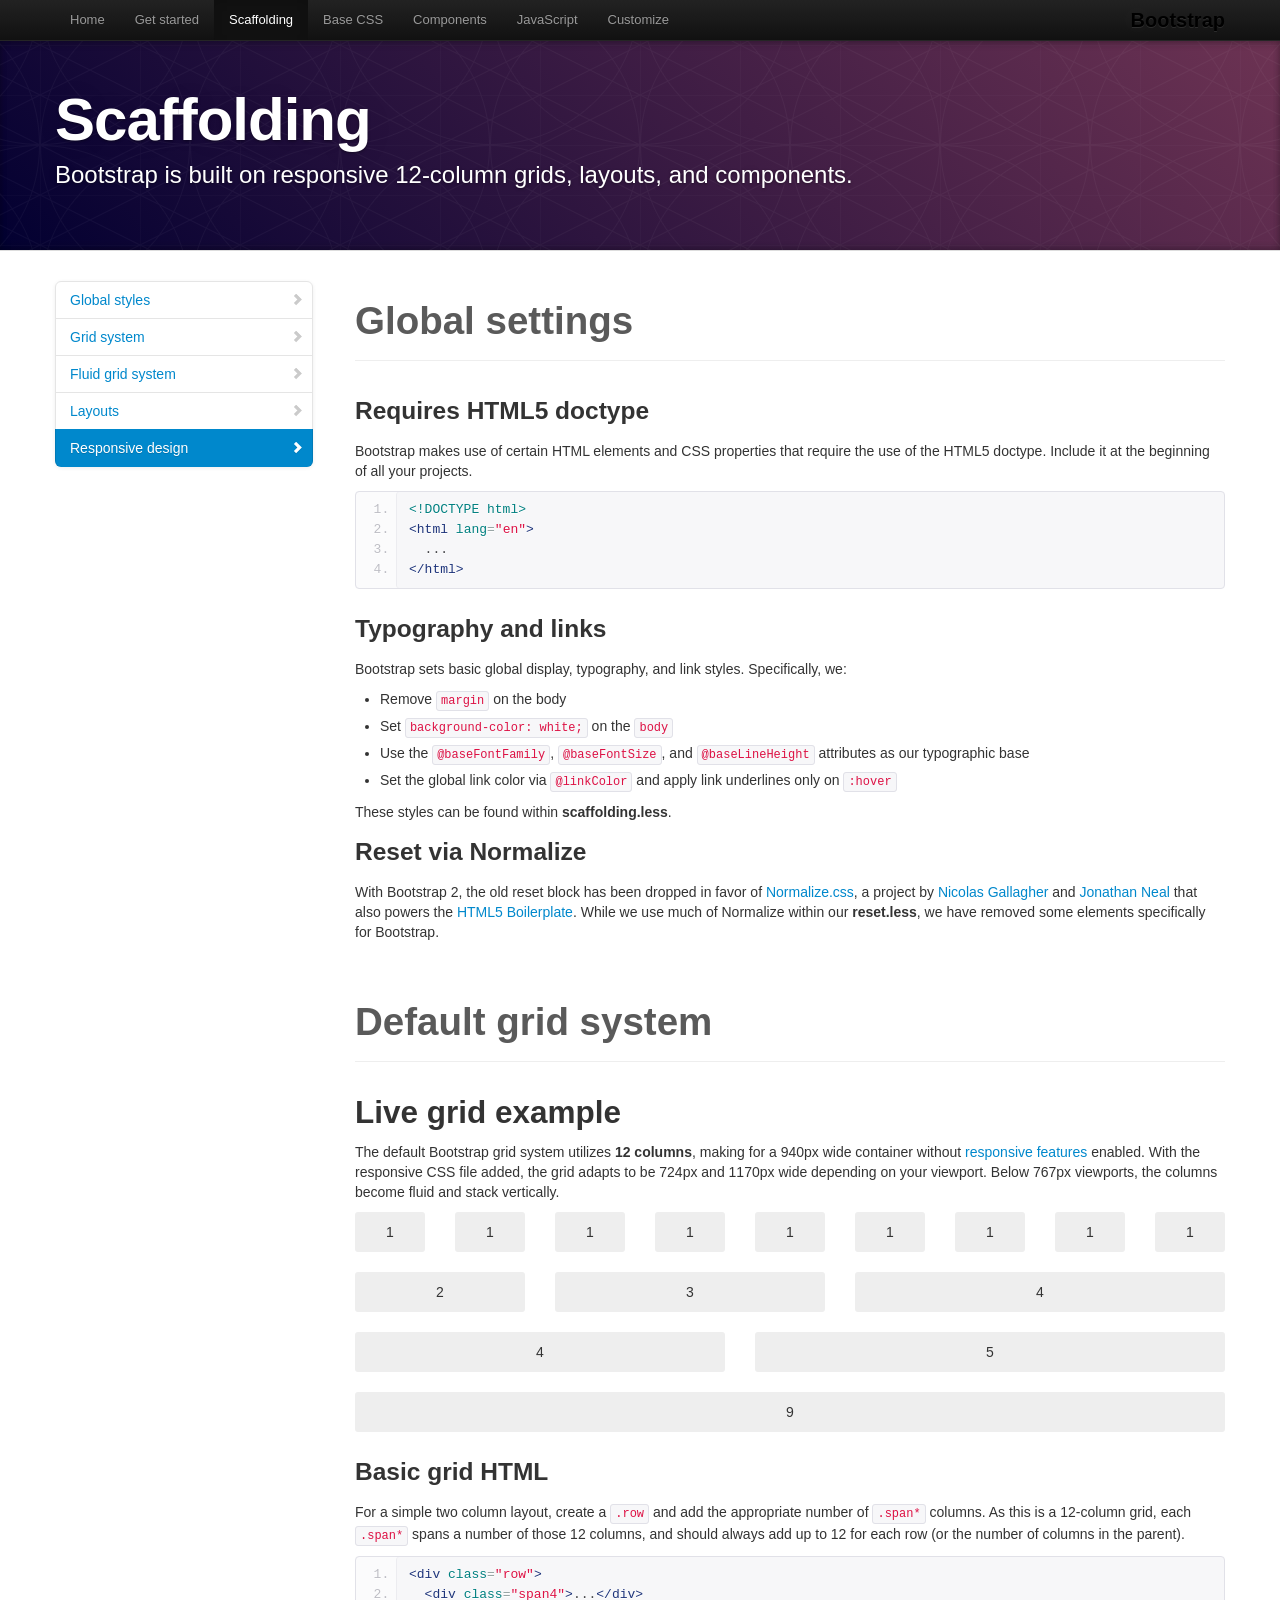
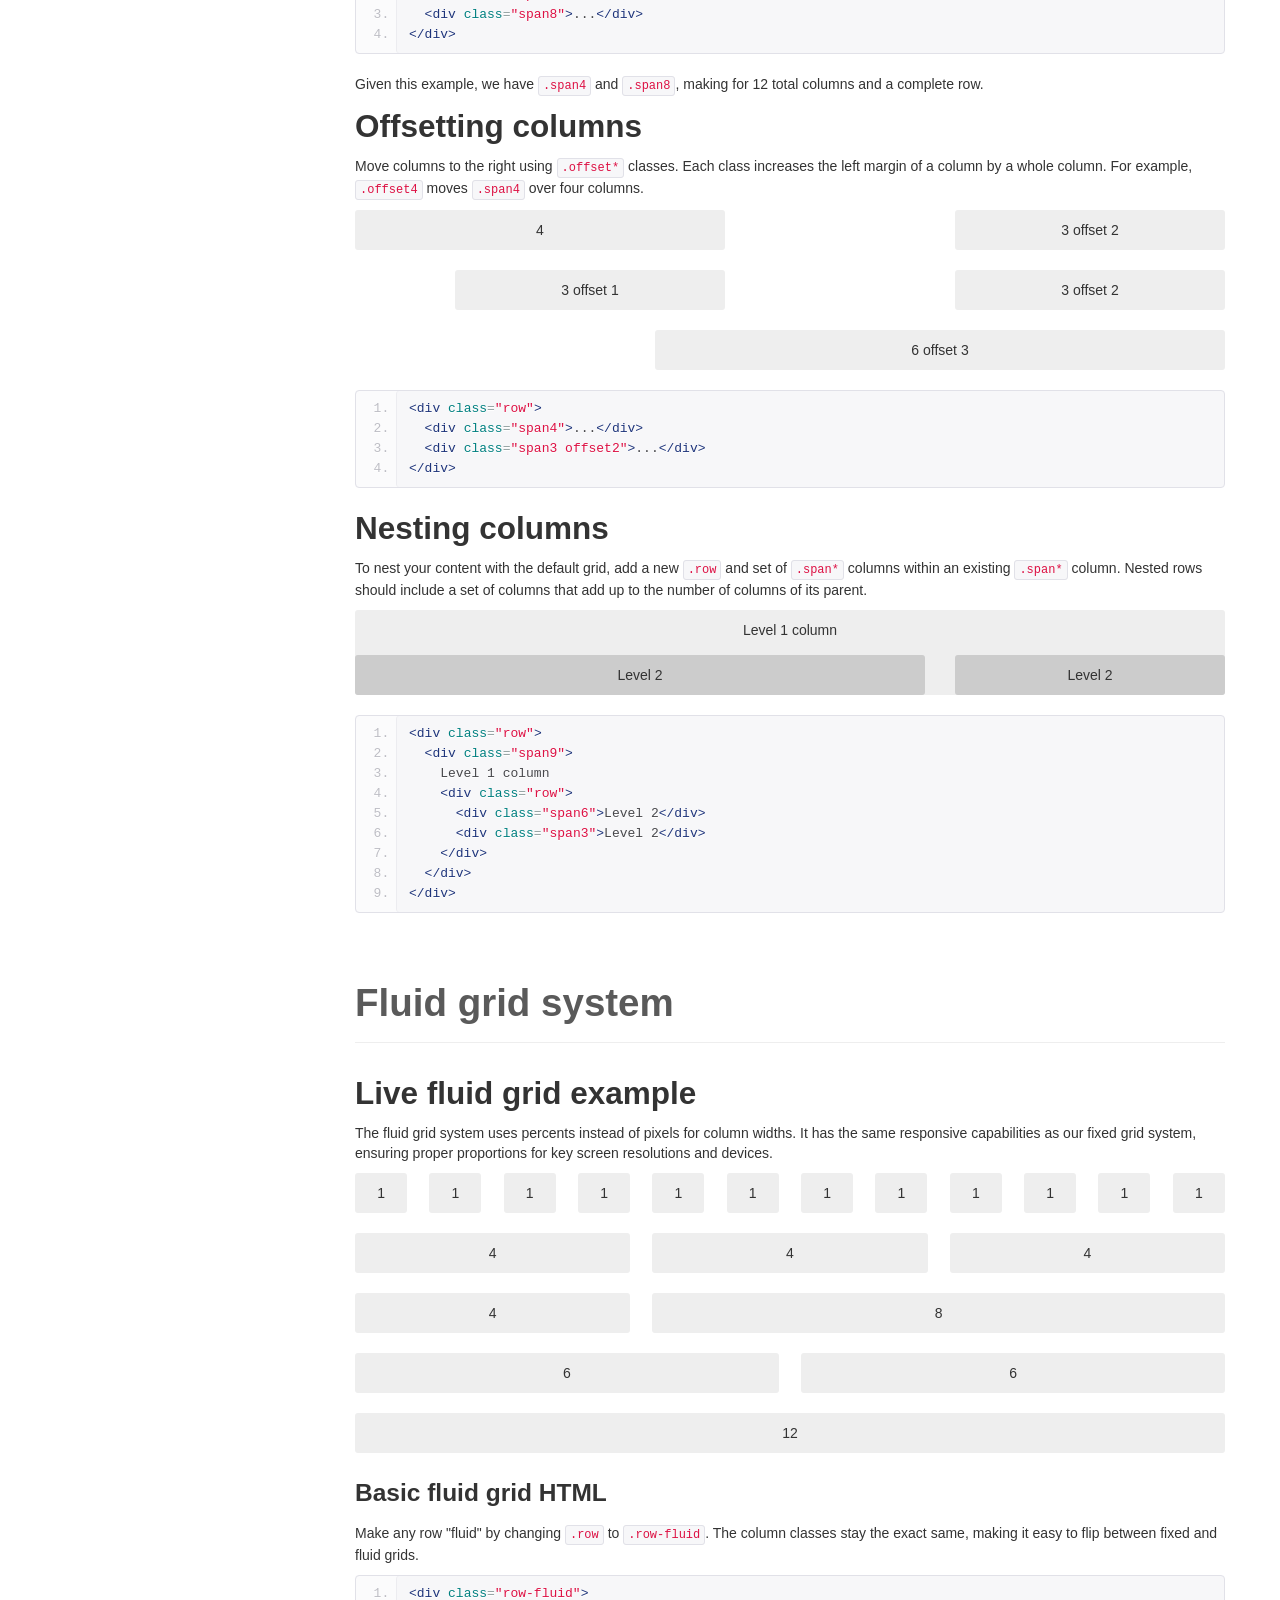
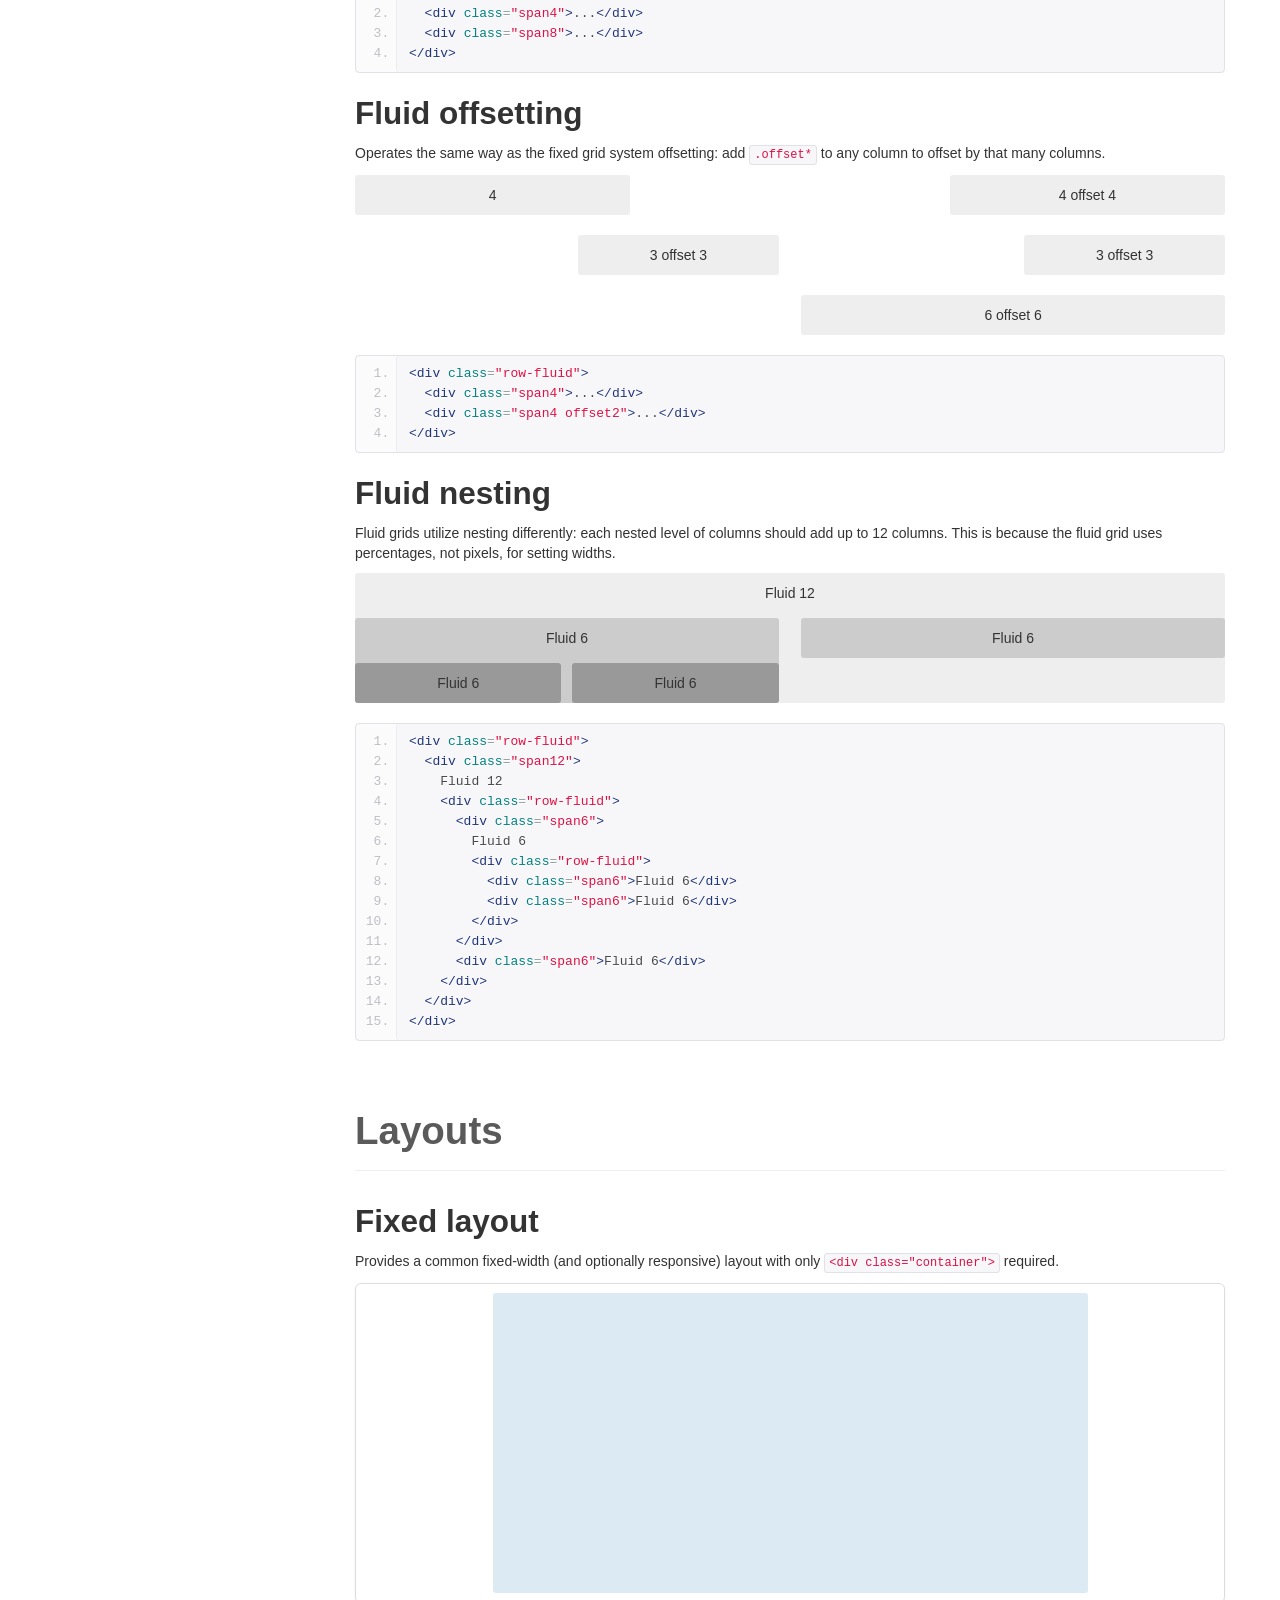
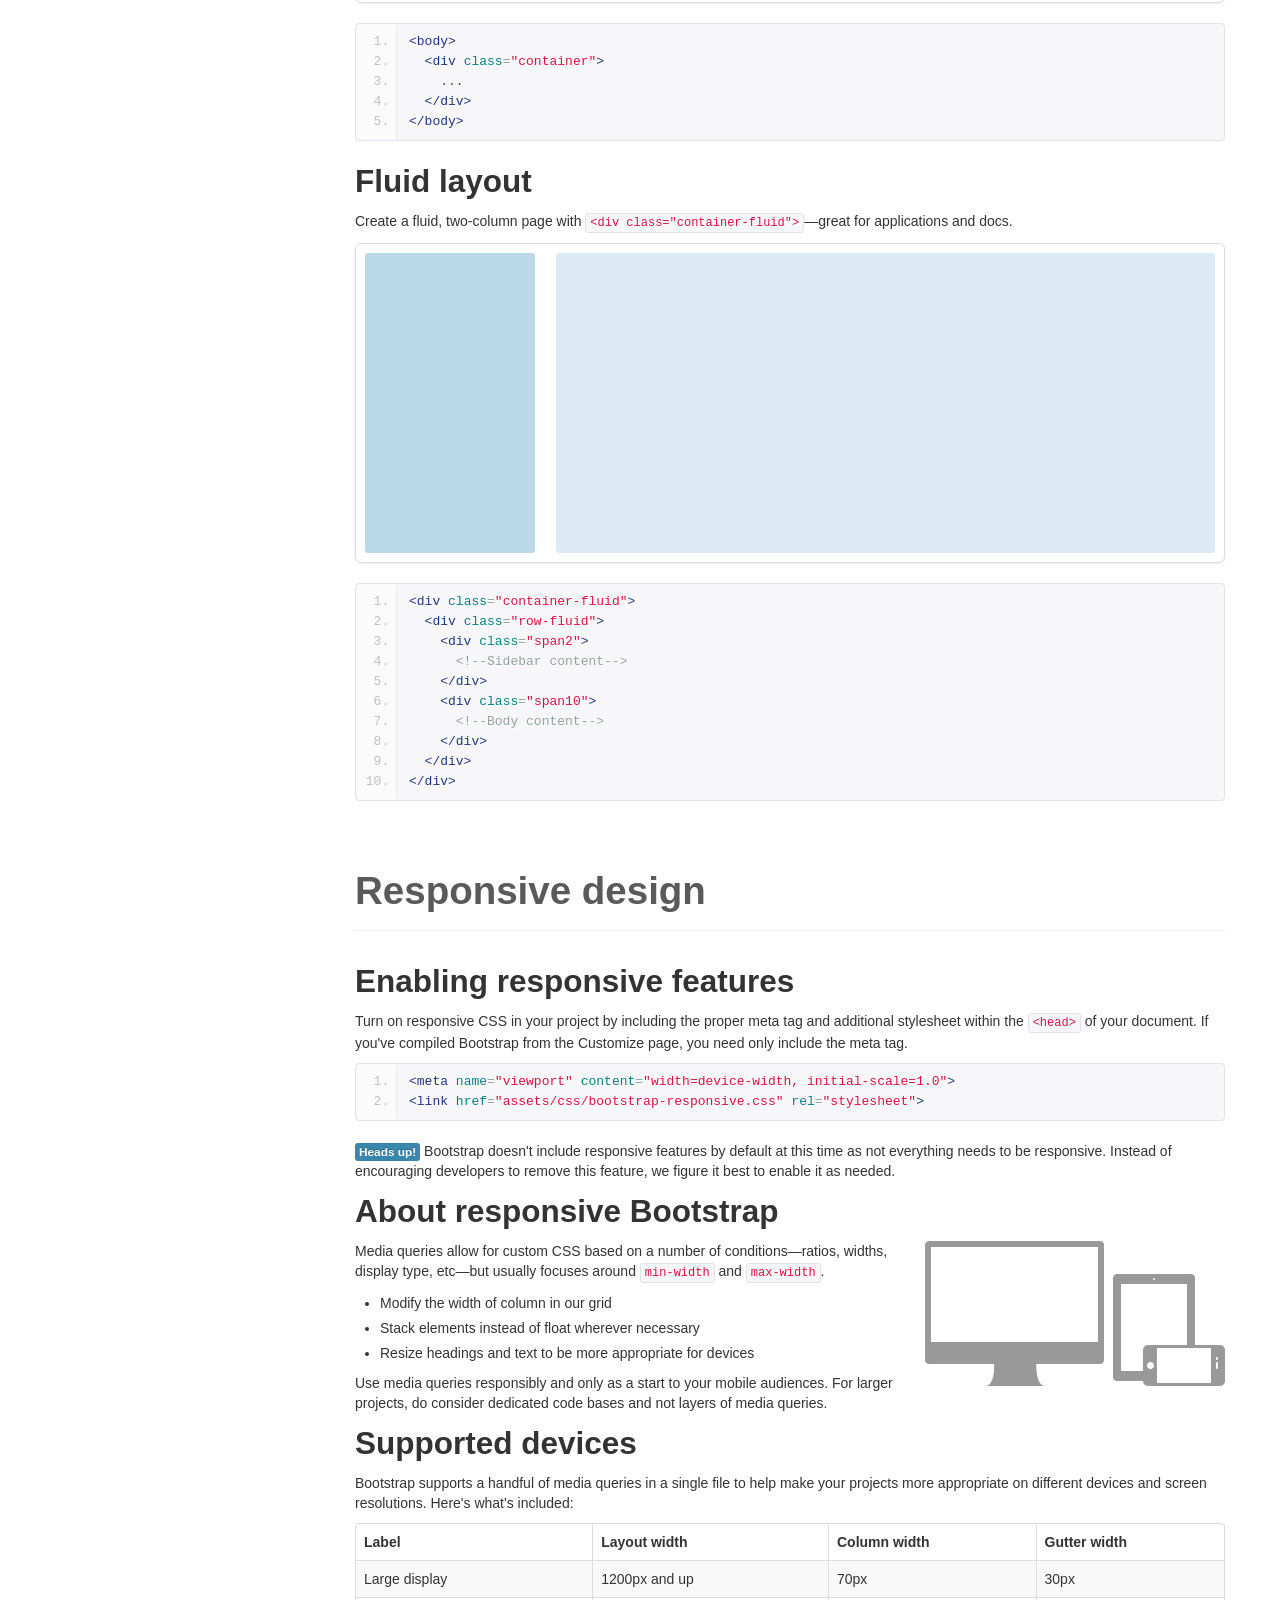
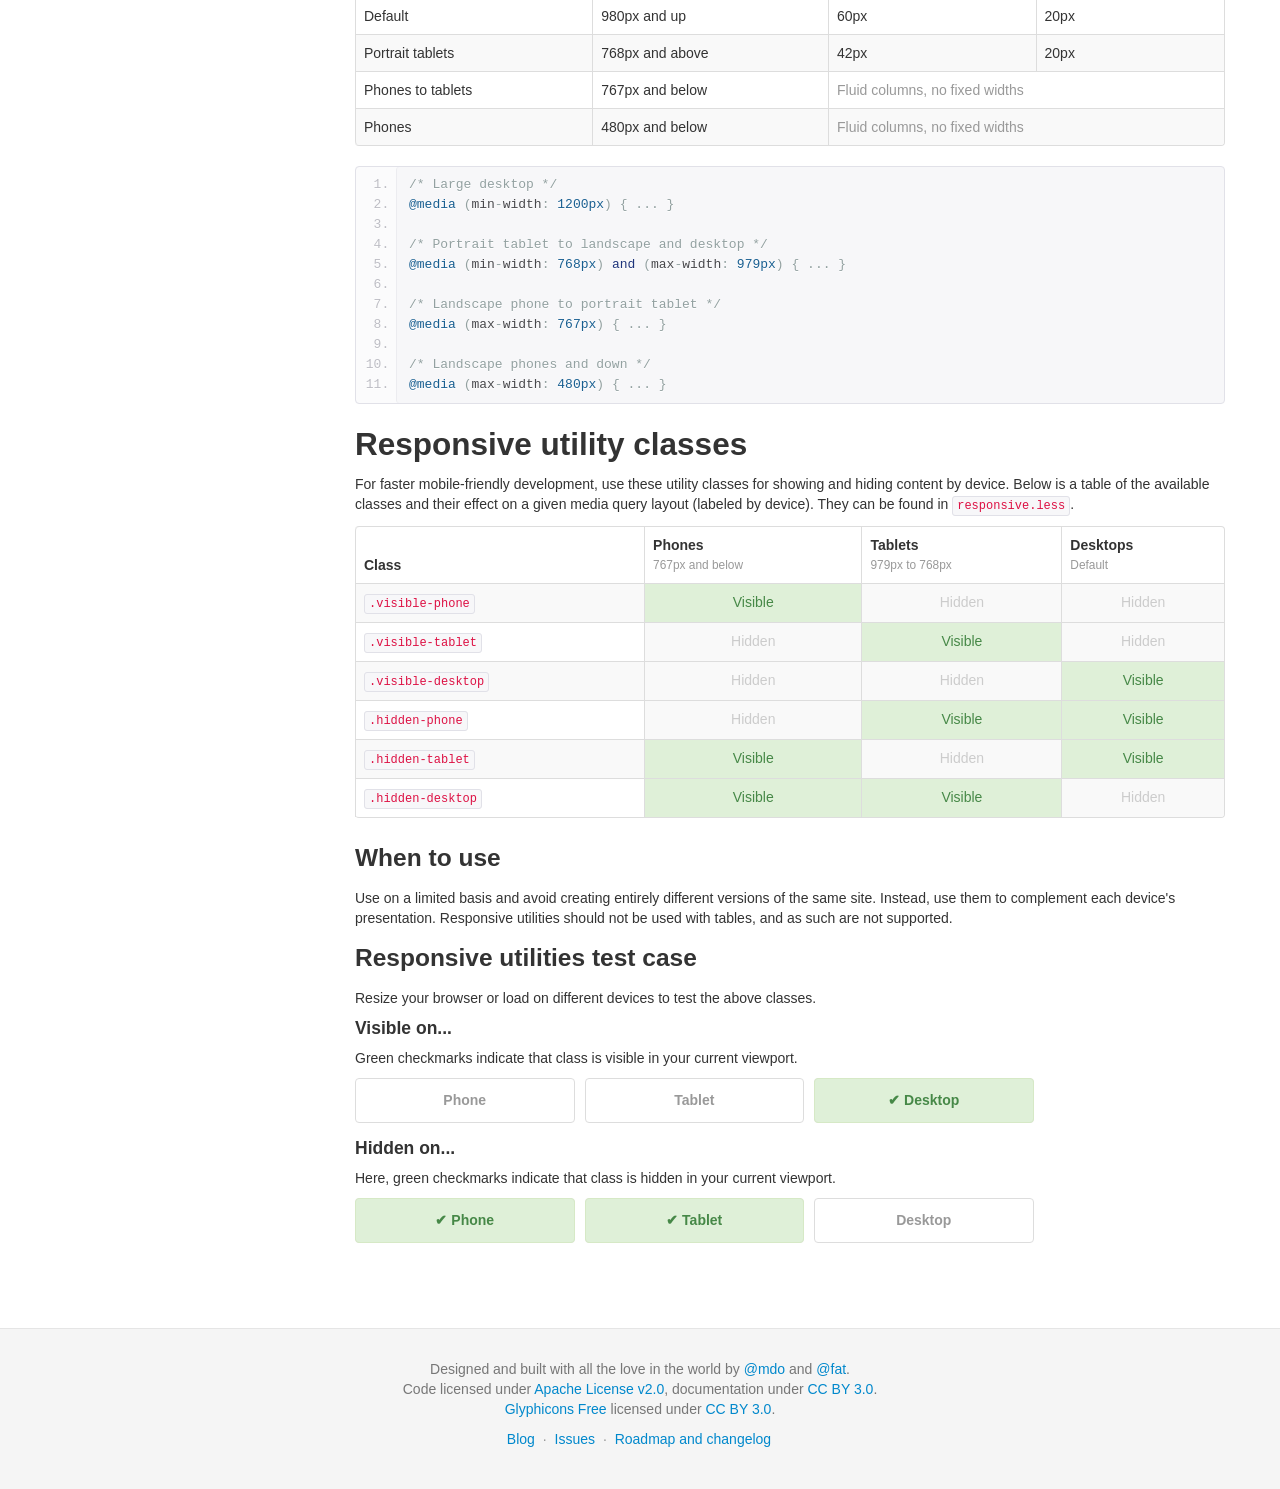
<file: assets/bootstrap/docs/scaffolding.html>
<!DOCTYPE html>
<html lang="en">
  <head>
    <meta charset="utf-8">
    <title>Scaffolding · Bootstrap</title>
    <meta name="viewport" content="width=device-width, initial-scale=1.0">
    <meta name="description" content="">
    <meta name="author" content="">

    <!-- Le styles -->
    <link href="assets/css/bootstrap.css" rel="stylesheet">
    <link href="assets/css/bootstrap-responsive.css" rel="stylesheet">
    <link href="assets/css/docs.css" rel="stylesheet">
    <link href="assets/js/google-code-prettify/prettify.css" rel="stylesheet">

    <!-- Le HTML5 shim, for IE6-8 support of HTML5 elements -->
    <!--[if lt IE 9]>
      <script src="http://html5shim.googlecode.com/svn/trunk/html5.js"></script>
    <![endif]-->

    <!-- Le fav and touch icons -->
    <link rel="apple-touch-icon-precomposed" sizes="144x144" href="assets/ico/apple-touch-icon-144-precomposed.png">
    <link rel="apple-touch-icon-precomposed" sizes="114x114" href="assets/ico/apple-touch-icon-114-precomposed.png">
      <link rel="apple-touch-icon-precomposed" sizes="72x72" href="assets/ico/apple-touch-icon-72-precomposed.png">
                    <link rel="apple-touch-icon-precomposed" href="assets/ico/apple-touch-icon-57-precomposed.png">
                                   <link rel="shortcut icon" href="assets/ico/favicon.png">

  </head>

  <body data-spy="scroll" data-target=".bs-docs-sidebar">

    <!-- Navbar
    ================================================== -->
    <div class="navbar navbar-inverse navbar-fixed-top">
      <div class="navbar-inner">
        <div class="container">
          <button type="button" class="btn btn-navbar" data-toggle="collapse" data-target=".nav-collapse">
            <span class="icon-bar"></span>
            <span class="icon-bar"></span>
            <span class="icon-bar"></span>
          </button>
          <a class="brand" href="./index.html">Bootstrap</a>
          <div class="nav-collapse collapse">
            <ul class="nav">
              <li class="">
                <a href="./index.html">Home</a>
              </li>
              <li class="">
                <a href="./getting-started.html">Get started</a>
              </li>
              <li class="active">
                <a href="./scaffolding.html">Scaffolding</a>
              </li>
              <li class="">
                <a href="./base-css.html">Base CSS</a>
              </li>
              <li class="">
                <a href="./components.html">Components</a>
              </li>
              <li class="">
                <a href="./javascript.html">JavaScript</a>
              </li>
              <li class="">
                <a href="./customize.html">Customize</a>
              </li>
            </ul>
          </div>
        </div>
      </div>
    </div>

<!-- Subhead
================================================== -->
<header class="jumbotron subhead" id="overview">
  <div class="container">
    <h1>Scaffolding</h1>
    <p class="lead">Bootstrap is built on responsive 12-column grids, layouts, and components.</p>
  </div>
</header>

  <div class="container">

    <!-- Docs nav
    ================================================== -->
    <div class="row">
      <div class="span3 bs-docs-sidebar">
        <ul class="nav nav-list bs-docs-sidenav">
          <li><a href="#global"><i class="icon-chevron-right"></i> Global styles</a></li>
          <li><a href="#gridSystem"><i class="icon-chevron-right"></i> Grid system</a></li>
          <li><a href="#fluidGridSystem"><i class="icon-chevron-right"></i> Fluid grid system</a></li>
          <li><a href="#layouts"><i class="icon-chevron-right"></i> Layouts</a></li>
          <li><a href="#responsive"><i class="icon-chevron-right"></i> Responsive design</a></li>
        </ul>
      </div>
      <div class="span9">



        <!-- Global Bootstrap settings
        ================================================== -->
        <section id="global">
          <div class="page-header">
            <h1>Global settings</h1>
          </div>

          <h3>Requires HTML5 doctype</h3>
          <p>Bootstrap makes use of certain HTML elements and CSS properties that require the use of the HTML5 doctype. Include it at the beginning of all your projects.</p>
<pre class="prettyprint linenums">
&lt;!DOCTYPE html&gt;
&lt;html lang="en"&gt;
  ...
&lt;/html&gt;
</pre>

          <h3>Typography and links</h3>
          <p>Bootstrap sets basic global display, typography, and link styles. Specifically, we:</p>
          <ul>
            <li>Remove <code>margin</code> on the body</li>
            <li>Set <code>background-color: white;</code> on the <code>body</code></li>
            <li>Use the <code>@baseFontFamily</code>, <code>@baseFontSize</code>, and <code>@baseLineHeight</code> attributes as our typographic base</li>
            <li>Set the global link color via <code>@linkColor</code> and apply link underlines only on <code>:hover</code></li>
          </ul>
          <p>These styles can be found within <strong>scaffolding.less</strong>.</p>

          <h3>Reset via Normalize</h3>
          <p>With Bootstrap 2, the old reset block has been dropped in favor of <a href="http://necolas.github.com/normalize.css/" target="_blank">Normalize.css</a>, a project by <a href="http://twitter.com/necolas" target="_blank">Nicolas Gallagher</a> and <a href="http://twitter.com/jon_neal" target="_blank">Jonathan Neal</a> that also powers the <a href="http://html5boilerplate.com" target="_blank">HTML5 Boilerplate</a>. While we use much of Normalize within our <strong>reset.less</strong>, we have removed some elements specifically for Bootstrap.</p>

        </section>




        <!-- Grid system
        ================================================== -->
        <section id="gridSystem">
          <div class="page-header">
            <h1>Default grid system</h1>
          </div>

          <h2>Live grid example</h2>
          <p>The default Bootstrap grid system utilizes <strong>12 columns</strong>, making for a 940px wide container without <a href="./scaffolding.html#responsive">responsive features</a> enabled. With the responsive CSS file added, the grid adapts to be 724px and 1170px wide depending on your viewport. Below 767px viewports, the columns become fluid and stack vertically.</p>
          <div class="bs-docs-grid">
            <div class="row show-grid">
              <div class="span1">1</div>
              <div class="span1">1</div>
              <div class="span1">1</div>
              <div class="span1">1</div>
              <div class="span1">1</div>
              <div class="span1">1</div>
              <div class="span1">1</div>
              <div class="span1">1</div>
              <div class="span1">1</div>
            </div>
            <div class="row show-grid">
              <div class="span2">2</div>
              <div class="span3">3</div>
              <div class="span4">4</div>
            </div>
            <div class="row show-grid">
              <div class="span4">4</div>
              <div class="span5">5</div>
            </div>
            <div class="row show-grid">
              <div class="span9">9</div>
            </div>
          </div>

          <h3>Basic grid HTML</h3>
          <p>For a simple two column layout, create a <code>.row</code> and add the appropriate number of <code>.span*</code> columns. As this is a 12-column grid, each <code>.span*</code> spans a number of those 12 columns, and should always add up to 12 for each row (or the number of columns in the parent).</p>
<pre class="prettyprint linenums">
&lt;div class="row"&gt;
  &lt;div class="span4"&gt;...&lt;/div&gt;
  &lt;div class="span8"&gt;...&lt;/div&gt;
&lt;/div&gt;
</pre>
          <p>Given this example, we have <code>.span4</code> and <code>.span8</code>, making for 12 total columns and a complete row.</p>

          <h2>Offsetting columns</h2>
          <p>Move columns to the right using <code>.offset*</code> classes. Each class increases the left margin of a column by a whole column. For example, <code>.offset4</code> moves <code>.span4</code> over four columns.</p>
          <div class="bs-docs-grid">
            <div class="row show-grid">
              <div class="span4">4</div>
              <div class="span3 offset2">3 offset 2</div>
            </div><!-- /row -->
            <div class="row show-grid">
              <div class="span3 offset1">3 offset 1</div>
              <div class="span3 offset2">3 offset 2</div>
            </div><!-- /row -->
            <div class="row show-grid">
              <div class="span6 offset3">6 offset 3</div>
            </div><!-- /row -->
          </div>
<pre class="prettyprint linenums">
&lt;div class="row"&gt;
  &lt;div class="span4"&gt;...&lt;/div&gt;
  &lt;div class="span3 offset2"&gt;...&lt;/div&gt;
&lt;/div&gt;
</pre>

          <h2>Nesting columns</h2>
          <p>To nest your content with the default grid, add a new <code>.row</code> and set of <code>.span*</code> columns within an existing <code>.span*</code> column. Nested rows should include a set of columns that add up to the number of columns of its parent.</p>
          <div class="row show-grid">
            <div class="span9">
              Level 1 column
              <div class="row show-grid">
                <div class="span6">
                  Level 2
                </div>
                <div class="span3">
                  Level 2
                </div>
              </div>
            </div>
          </div>
<pre class="prettyprint linenums">
&lt;div class="row"&gt;
  &lt;div class="span9"&gt;
    Level 1 column
    &lt;div class="row"&gt;
      &lt;div class="span6"&gt;Level 2&lt;/div&gt;
      &lt;div class="span3"&gt;Level 2&lt;/div&gt;
    &lt;/div&gt;
  &lt;/div&gt;
&lt;/div&gt;
</pre>
        </section>



        <!-- Fluid grid system
        ================================================== -->
        <section id="fluidGridSystem">
          <div class="page-header">
            <h1>Fluid grid system</h1>
          </div>

          <h2>Live fluid grid example</h2>
          <p>The fluid grid system uses percents instead of pixels for column widths. It has the same responsive capabilities as our fixed grid system, ensuring proper proportions for key screen resolutions and devices.</p>
          <div class="bs-docs-grid">
            <div class="row-fluid show-grid">
              <div class="span1">1</div>
              <div class="span1">1</div>
              <div class="span1">1</div>
              <div class="span1">1</div>
              <div class="span1">1</div>
              <div class="span1">1</div>
              <div class="span1">1</div>
              <div class="span1">1</div>
              <div class="span1">1</div>
              <div class="span1">1</div>
              <div class="span1">1</div>
              <div class="span1">1</div>
            </div>
            <div class="row-fluid show-grid">
              <div class="span4">4</div>
              <div class="span4">4</div>
              <div class="span4">4</div>
            </div>
            <div class="row-fluid show-grid">
              <div class="span4">4</div>
              <div class="span8">8</div>
            </div>
            <div class="row-fluid show-grid">
              <div class="span6">6</div>
              <div class="span6">6</div>
            </div>
            <div class="row-fluid show-grid">
              <div class="span12">12</div>
            </div>
          </div>

          <h3>Basic fluid grid HTML</h3>
          <p>Make any row "fluid" by changing <code>.row</code> to <code>.row-fluid</code>. The column classes stay the exact same, making it easy to flip between fixed and fluid grids.</p>
<pre class="prettyprint linenums">
&lt;div class="row-fluid"&gt;
  &lt;div class="span4"&gt;...&lt;/div&gt;
  &lt;div class="span8"&gt;...&lt;/div&gt;
&lt;/div&gt;
</pre>

          <h2>Fluid offsetting</h2>
          <p>Operates the same way as the fixed grid system offsetting: add <code>.offset*</code> to any column to offset by that many columns.</p>
          <div class="bs-docs-grid">
            <div class="row-fluid show-grid">
              <div class="span4">4</div>
              <div class="span4 offset4">4 offset 4</div>
            </div><!-- /row -->
            <div class="row-fluid show-grid">
              <div class="span3 offset3">3 offset 3</div>
              <div class="span3 offset3">3 offset 3</div>
            </div><!-- /row -->
            <div class="row-fluid show-grid">
              <div class="span6 offset6">6 offset 6</div>
            </div><!-- /row -->
          </div>
<pre class="prettyprint linenums">
&lt;div class="row-fluid"&gt;
  &lt;div class="span4"&gt;...&lt;/div&gt;
  &lt;div class="span4 offset2"&gt;...&lt;/div&gt;
&lt;/div&gt;
</pre>

          <h2>Fluid nesting</h2>
          <p>Fluid grids utilize nesting differently: each nested level of columns should add up to 12 columns. This is because the fluid grid uses percentages, not pixels, for setting widths.</p>
          <div class="row-fluid show-grid">
            <div class="span12">
              Fluid 12
              <div class="row-fluid show-grid">
                <div class="span6">
                  Fluid 6
                  <div class="row-fluid show-grid">
                    <div class="span6">
                      Fluid 6
                    </div>
                    <div class="span6">
                      Fluid 6
                    </div>
                  </div>
                </div>
                <div class="span6">
                  Fluid 6
                </div>
              </div>
            </div>
          </div>
<pre class="prettyprint linenums">
&lt;div class="row-fluid"&gt;
  &lt;div class="span12"&gt;
    Fluid 12
    &lt;div class="row-fluid"&gt;
      &lt;div class="span6"&gt;
        Fluid 6
        &lt;div class="row-fluid"&gt;
          &lt;div class="span6"&gt;Fluid 6&lt;/div&gt;
          &lt;div class="span6"&gt;Fluid 6&lt;/div&gt;
        &lt;/div&gt;
      &lt;/div&gt;
      &lt;div class="span6"&gt;Fluid 6&lt;/div&gt;
    &lt;/div&gt;
  &lt;/div&gt;
&lt;/div&gt;
</pre>

        </section>




        <!-- Layouts (Default and fluid)
        ================================================== -->
        <section id="layouts">
          <div class="page-header">
            <h1>Layouts</h1>
          </div>

          <h2>Fixed layout</h2>
          <p>Provides a common fixed-width (and optionally responsive) layout with only <code>&lt;div class="container"&gt;</code> required.</p>
          <div class="mini-layout">
            <div class="mini-layout-body"></div>
          </div>
<pre class="prettyprint linenums">
&lt;body&gt;
  &lt;div class="container"&gt;
    ...
  &lt;/div&gt;
&lt;/body&gt;
</pre>

          <h2>Fluid layout</h2>
          <p>Create a fluid, two-column page with <code>&lt;div class="container-fluid"&gt;</code>&mdash;great for applications and docs.</p>
          <div class="mini-layout fluid">
            <div class="mini-layout-sidebar"></div>
            <div class="mini-layout-body"></div>
          </div>
<pre class="prettyprint linenums">
&lt;div class="container-fluid"&gt;
  &lt;div class="row-fluid"&gt;
    &lt;div class="span2"&gt;
      &lt;!--Sidebar content--&gt;
    &lt;/div&gt;
    &lt;div class="span10"&gt;
      &lt;!--Body content--&gt;
    &lt;/div&gt;
  &lt;/div&gt;
&lt;/div&gt;
</pre>
        </section>




        <!-- Responsive design
        ================================================== -->
        <section id="responsive">
          <div class="page-header">
            <h1>Responsive design</h1>
          </div>

          <h2>Enabling responsive features</h2>
          <p>Turn on responsive CSS in your project by including the proper meta tag and additional stylesheet within the <code>&lt;head&gt;</code> of your document. If you've compiled Bootstrap from the Customize page, you need only include the meta tag.</p>
<pre class="prettyprint linenums">
&lt;meta name="viewport" content="width=device-width, initial-scale=1.0"&gt;
&lt;link href="assets/css/bootstrap-responsive.css" rel="stylesheet"&gt;
</pre>
          <p><span class="label label-info">Heads up!</span>  Bootstrap doesn't include responsive features by default at this time as not everything needs to be responsive. Instead of encouraging developers to remove this feature, we figure it best to enable it as needed.</p>

          <h2>About responsive Bootstrap</h2>
          <img src="assets/img/responsive-illustrations.png" alt="Responsive devices" style="float: right; margin: 0 0 20px 20px;">
          <p>Media queries allow for custom CSS based on a number of conditions&mdash;ratios, widths, display type, etc&mdash;but usually focuses around <code>min-width</code> and <code>max-width</code>.</p>
          <ul>
            <li>Modify the width of column in our grid</li>
            <li>Stack elements instead of float wherever necessary</li>
            <li>Resize headings and text to be more appropriate for devices</li>
          </ul>
          <p>Use media queries responsibly and only as a start to your mobile audiences. For larger projects, do consider dedicated code bases and not layers of media queries.</p>

          <h2>Supported devices</h2>
          <p>Bootstrap supports a handful of media queries in a single file to help make your projects more appropriate on different devices and screen resolutions. Here's what's included:</p>
          <table class="table table-bordered table-striped">
            <thead>
              <tr>
                <th>Label</th>
                <th>Layout width</th>
                <th>Column width</th>
                <th>Gutter width</th>
              </tr>
            </thead>
            <tbody>
              <tr>
                <td>Large display</td>
                <td>1200px and up</td>
                <td>70px</td>
                <td>30px</td>
              </tr>
              <tr>
                <td>Default</td>
                <td>980px and up</td>
                <td>60px</td>
                <td>20px</td>
              </tr>
              <tr>
                <td>Portrait tablets</td>
                <td>768px and above</td>
                <td>42px</td>
                <td>20px</td>
              </tr>
              <tr>
                <td>Phones to tablets</td>
                <td>767px and below</td>
                <td class="muted" colspan="2">Fluid columns, no fixed widths</td>
              </tr>
              <tr>
                <td>Phones</td>
                <td>480px and below</td>
                <td class="muted" colspan="2">Fluid columns, no fixed widths</td>
              </tr>
            </tbody>
          </table>
<pre class="prettyprint linenums">
/* Large desktop */
@media (min-width: 1200px) { ... }

/* Portrait tablet to landscape and desktop */
@media (min-width: 768px) and (max-width: 979px) { ... }

/* Landscape phone to portrait tablet */
@media (max-width: 767px) { ... }

/* Landscape phones and down */
@media (max-width: 480px) { ... }
</pre>


          <h2>Responsive utility classes</h2>
          <p>For faster mobile-friendly development, use these utility classes for showing and hiding content by device. Below is a table of the available classes and their effect on a given media query layout (labeled by device). They can be found in <code>responsive.less</code>.</p>
          <table class="table table-bordered table-striped responsive-utilities">
            <thead>
              <tr>
                <th>Class</th>
                <th>Phones <small>767px and below</small></th>
                <th>Tablets <small>979px to 768px</small></th>
                <th>Desktops <small>Default</small></th>
              </tr>
            </thead>
            <tbody>
              <tr>
                <th><code>.visible-phone</code></th>
                <td class="is-visible">Visible</td>
                <td class="is-hidden">Hidden</td>
                <td class="is-hidden">Hidden</td>
              </tr>
              <tr>
                <th><code>.visible-tablet</code></th>
                <td class="is-hidden">Hidden</td>
                <td class="is-visible">Visible</td>
                <td class="is-hidden">Hidden</td>
              </tr>
              <tr>
                <th><code>.visible-desktop</code></th>
                <td class="is-hidden">Hidden</td>
                <td class="is-hidden">Hidden</td>
                <td class="is-visible">Visible</td>
              </tr>
              <tr>
                <th><code>.hidden-phone</code></th>
                <td class="is-hidden">Hidden</td>
                <td class="is-visible">Visible</td>
                <td class="is-visible">Visible</td>
              </tr>
              <tr>
                <th><code>.hidden-tablet</code></th>
                <td class="is-visible">Visible</td>
                <td class="is-hidden">Hidden</td>
                <td class="is-visible">Visible</td>
              </tr>
              <tr>
                <th><code>.hidden-desktop</code></th>
                <td class="is-visible">Visible</td>
                <td class="is-visible">Visible</td>
                <td class="is-hidden">Hidden</td>
              </tr>
            </tbody>
          </table>

          <h3>When to use</h3>
          <p>Use on a limited basis and avoid creating entirely different versions of the same site. Instead, use them to complement each device's presentation. Responsive utilities should not be used with tables, and as such are not supported.</p>

          <h3>Responsive utilities test case</h3>
          <p>Resize your browser or load on different devices to test the above classes.</p>
          <h4>Visible on...</h4>
          <p>Green checkmarks indicate that class is visible in your current viewport.</p>
          <ul class="responsive-utilities-test">
            <li>Phone<span class="visible-phone">&#10004; Phone</span></li>
            <li>Tablet<span class="visible-tablet">&#10004; Tablet</span></li>
            <li>Desktop<span class="visible-desktop">&#10004; Desktop</span></li>
          </ul>
          <h4>Hidden on...</h4>
          <p>Here, green checkmarks indicate that class is hidden in your current viewport.</p>
          <ul class="responsive-utilities-test hidden-on">
            <li>Phone<span class="hidden-phone">&#10004; Phone</span></li>
            <li>Tablet<span class="hidden-tablet">&#10004; Tablet</span></li>
            <li>Desktop<span class="hidden-desktop">&#10004; Desktop</span></li>
          </ul>

        </section>



      </div>
    </div>

  </div>



    <!-- Footer
    ================================================== -->
    <footer class="footer">
      <div class="container">
        <p>Designed and built with all the love in the world by <a href="http://twitter.com/mdo" target="_blank">@mdo</a> and <a href="http://twitter.com/fat" target="_blank">@fat</a>.</p>
        <p>Code licensed under <a href="http://www.apache.org/licenses/LICENSE-2.0" target="_blank">Apache License v2.0</a>, documentation under <a href="http://creativecommons.org/licenses/by/3.0/">CC BY 3.0</a>.</p>
        <p><a href="http://glyphicons.com">Glyphicons Free</a> licensed under <a href="http://creativecommons.org/licenses/by/3.0/">CC BY 3.0</a>.</p>
        <ul class="footer-links">
          <li><a href="http://blog.getbootstrap.com">Blog</a></li>
          <li class="muted">&middot;</li>
          <li><a href="https://github.com/twitter/bootstrap/issues?state=open">Issues</a></li>
          <li class="muted">&middot;</li>
          <li><a href="https://github.com/twitter/bootstrap/wiki">Roadmap and changelog</a></li>
        </ul>
      </div>
    </footer>



    <!-- Le javascript
    ================================================== -->
    <!-- Placed at the end of the document so the pages load faster -->
    <script type="text/javascript" src="http://platform.twitter.com/widgets.js"></script>
    <script src="assets/js/jquery.js"></script>
    <script src="assets/js/bootstrap-transition.js"></script>
    <script src="assets/js/bootstrap-alert.js"></script>
    <script src="assets/js/bootstrap-modal.js"></script>
    <script src="assets/js/bootstrap-dropdown.js"></script>
    <script src="assets/js/bootstrap-scrollspy.js"></script>
    <script src="assets/js/bootstrap-tab.js"></script>
    <script src="assets/js/bootstrap-tooltip.js"></script>
    <script src="assets/js/bootstrap-popover.js"></script>
    <script src="assets/js/bootstrap-button.js"></script>
    <script src="assets/js/bootstrap-collapse.js"></script>
    <script src="assets/js/bootstrap-carousel.js"></script>
    <script src="assets/js/bootstrap-typeahead.js"></script>
    <script src="assets/js/bootstrap-affix.js"></script>

    <script src="assets/js/holder/holder.js"></script>
    <script src="assets/js/google-code-prettify/prettify.js"></script>

    <script src="assets/js/application.js"></script>



  </body>
</html>
</file>
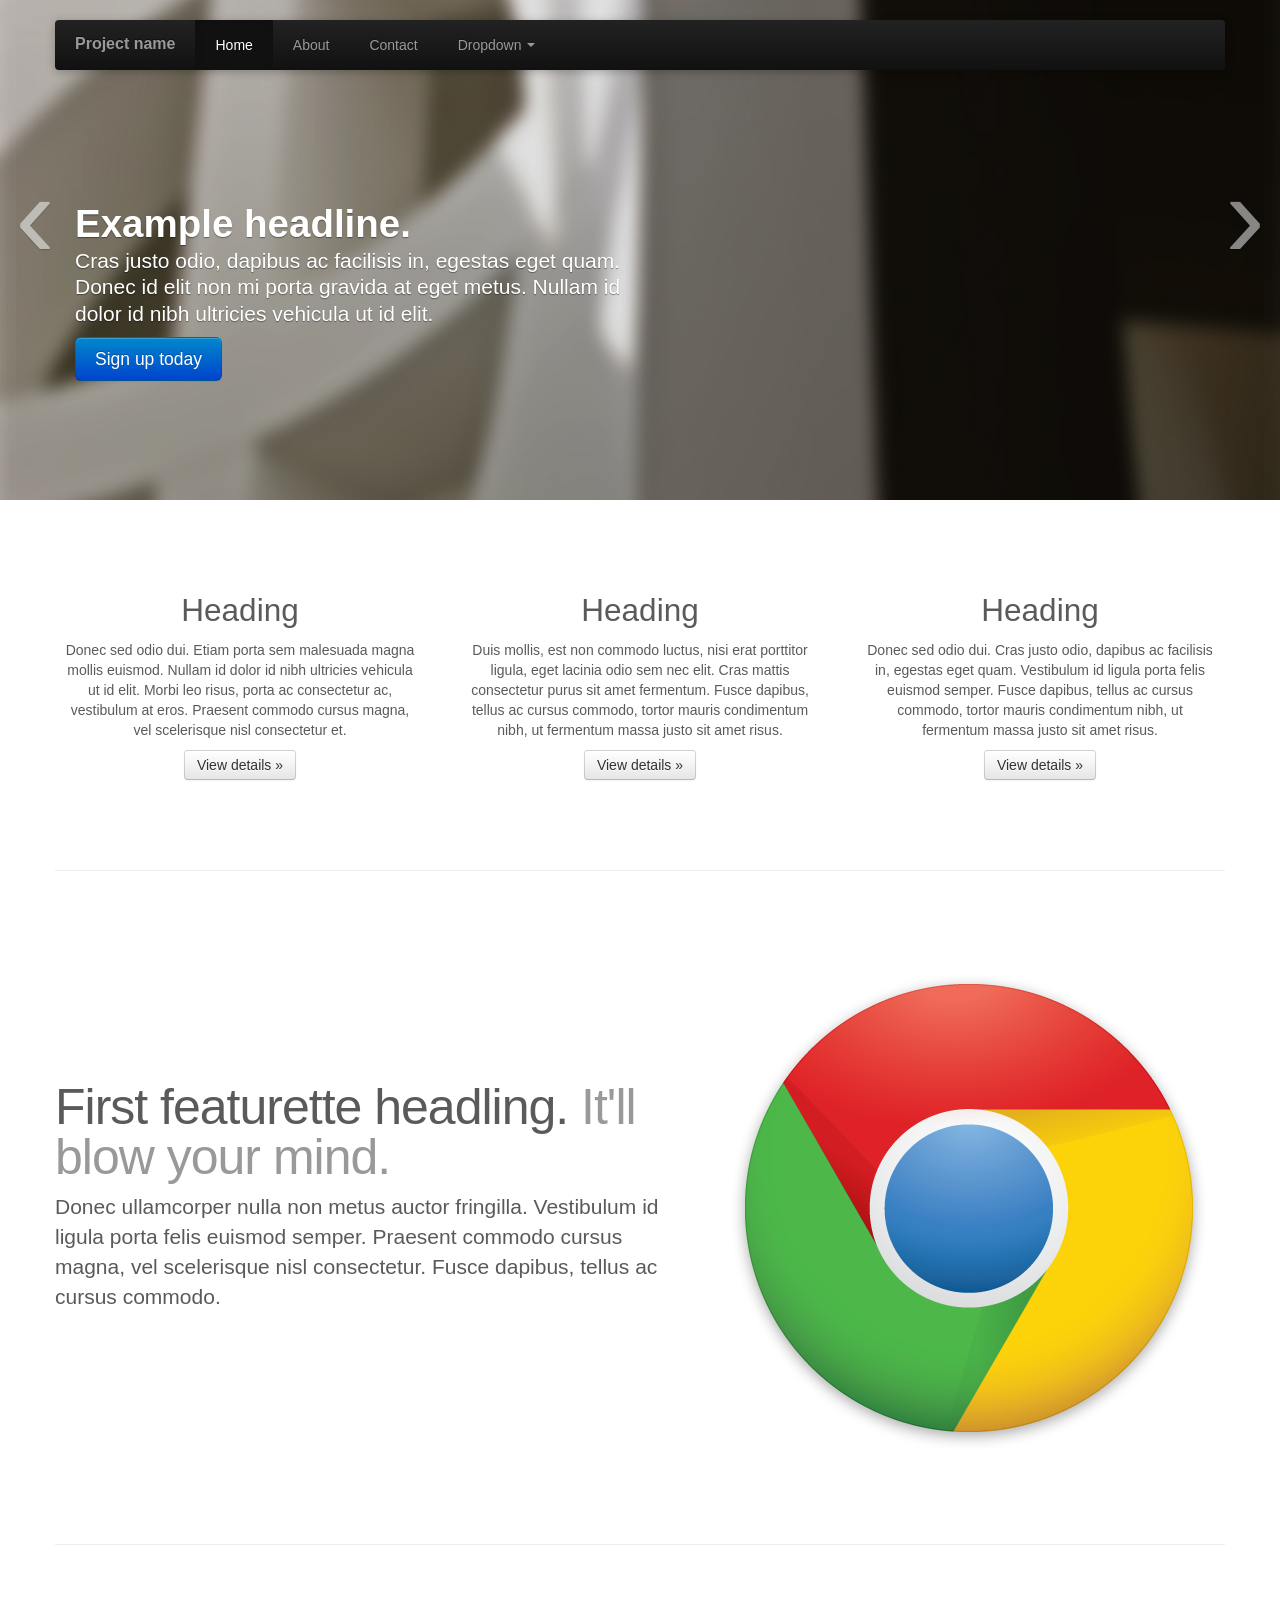
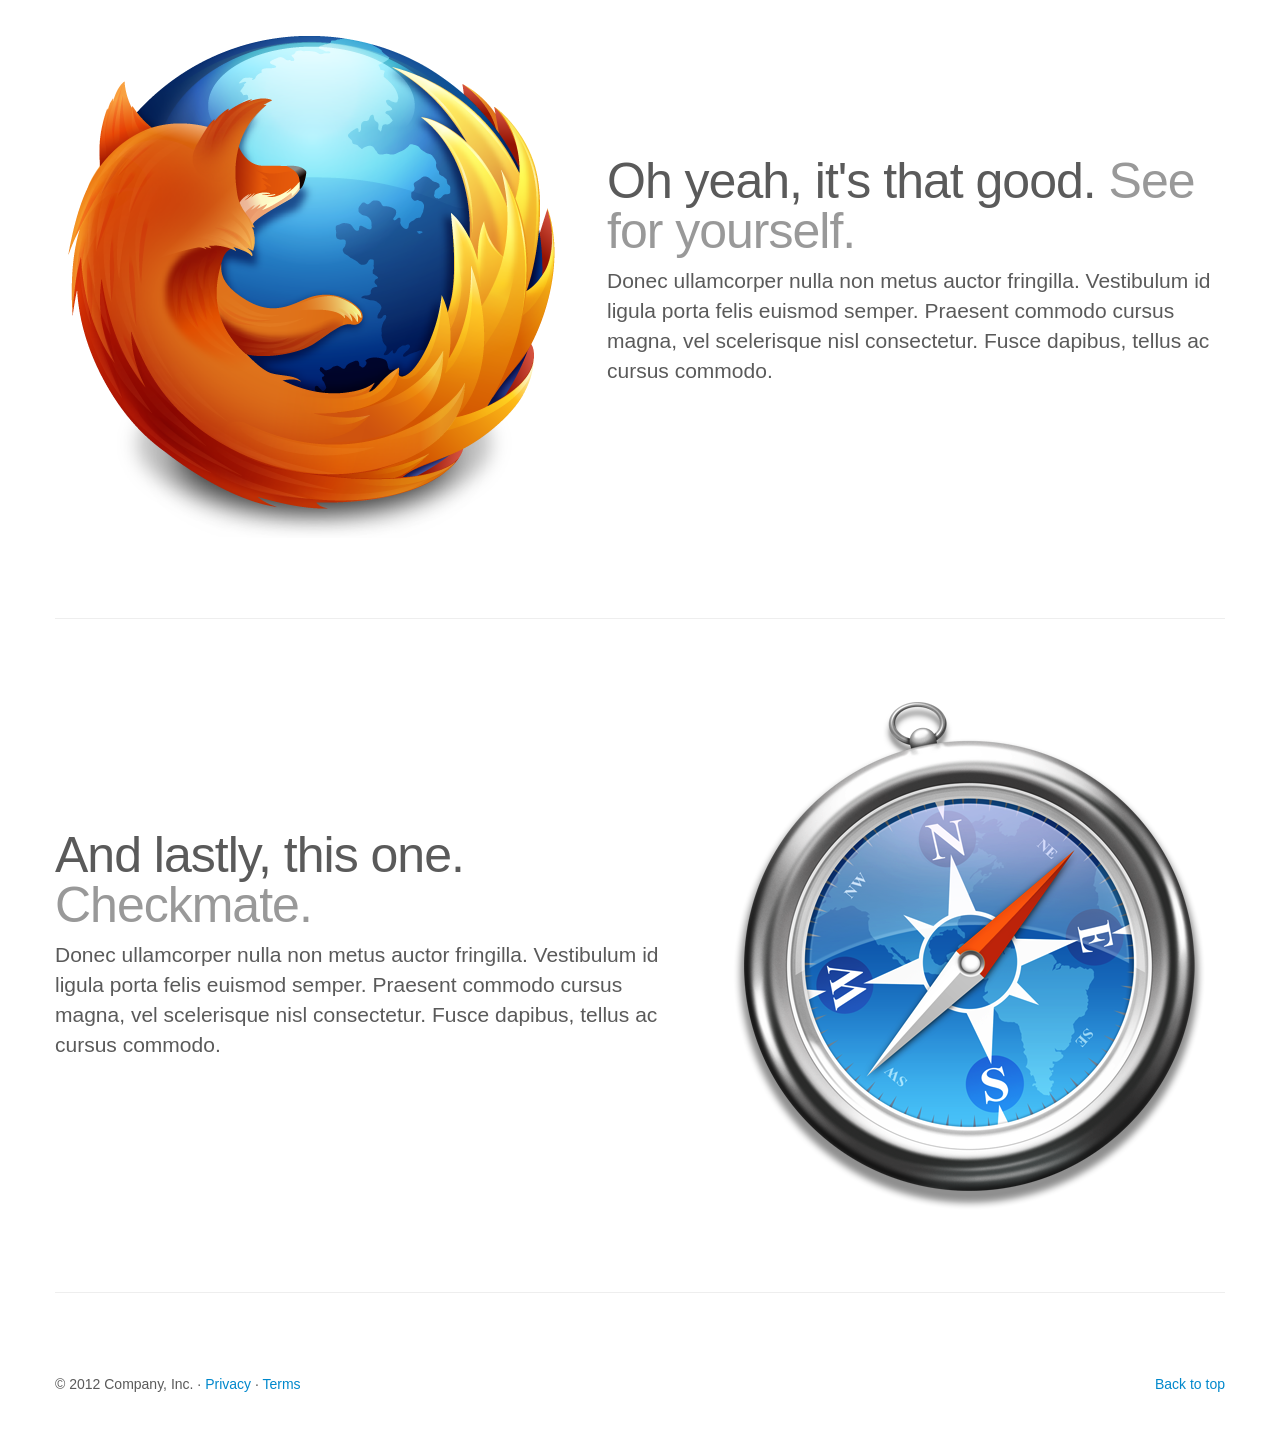
<file: assets/bootstrap/docs/examples/carousel.html>
<!DOCTYPE html>
<html lang="en">
  <head>
    <meta charset="utf-8">
    <title>Carousel Template &middot; Bootstrap</title>
    <meta name="viewport" content="width=device-width, initial-scale=1.0">
    <meta name="description" content="">
    <meta name="author" content="">

    <!-- Le styles -->
    <link href="../assets/css/bootstrap.css" rel="stylesheet">
    <link href="../assets/css/bootstrap-responsive.css" rel="stylesheet">
    <style>

    /* GLOBAL STYLES
    -------------------------------------------------- */
    /* Padding below the footer and lighter body text */

    body {
      padding-bottom: 40px;
      color: #5a5a5a;
    }



    /* CUSTOMIZE THE NAVBAR
    -------------------------------------------------- */

    /* Special class on .container surrounding .navbar, used for positioning it into place. */
    .navbar-wrapper {
      position: absolute;
      top: 0;
      left: 0;
      right: 0;
      z-index: 10;
      margin-top: 20px;
      margin-bottom: -90px; /* Negative margin to pull up carousel. 90px is roughly margins and height of navbar. */
    }
    .navbar-wrapper .navbar {

    }

    /* Remove border and change up box shadow for more contrast */
    .navbar .navbar-inner {
      border: 0;
      -webkit-box-shadow: 0 2px 10px rgba(0,0,0,.25);
         -moz-box-shadow: 0 2px 10px rgba(0,0,0,.25);
              box-shadow: 0 2px 10px rgba(0,0,0,.25);
    }

    /* Downsize the brand/project name a bit */
    .navbar .brand {
      padding: 14px 20px 16px; /* Increase vertical padding to match navbar links */
      font-size: 16px;
      font-weight: bold;
      text-shadow: 0 -1px 0 rgba(0,0,0,.5);
    }

    /* Navbar links: increase padding for taller navbar */
    .navbar .nav > li > a {
      padding: 15px 20px;
    }

    /* Offset the responsive button for proper vertical alignment */
    .navbar .btn-navbar {
      margin-top: 10px;
    }



    /* CUSTOMIZE THE NAVBAR
    -------------------------------------------------- */

    /* Carousel base class */
    .carousel {
      margin-bottom: 60px;
    }

    .carousel .container {
      position: relative;
      z-index: 10;
    }

    .carousel-control {
      height: 80px;
      margin-top: 0;
      font-size: 120px;
      text-shadow: 0 1px 1px rgba(0,0,0,.4);
      background-color: transparent;
      border: 0;
    }

    .carousel .item {
      height: 500px;
    }
    .carousel img {
      position: absolute;
      top: 0;
      left: 0;
      min-width: 100%;
      height: 500px;
    }

    .carousel-caption {
      background-color: transparent;
      position: static;
      max-width: 550px;
      padding: 0 20px;
      margin-top: 200px;
    }
    .carousel-caption h1,
    .carousel-caption .lead {
      margin: 0;
      line-height: 1.25;
      color: #fff;
      text-shadow: 0 1px 1px rgba(0,0,0,.4);
    }
    .carousel-caption .btn {
      margin-top: 10px;
    }



    /* MARKETING CONTENT
    -------------------------------------------------- */

    /* Center align the text within the three columns below the carousel */
    .marketing .span4 {
      text-align: center;
    }
    .marketing h2 {
      font-weight: normal;
    }
    .marketing .span4 p {
      margin-left: 10px;
      margin-right: 10px;
    }


    /* Featurettes
    ------------------------- */

    .featurette-divider {
      margin: 80px 0; /* Space out the Bootstrap <hr> more */
    }
    .featurette {
      padding-top: 120px; /* Vertically center images part 1: add padding above and below text. */
      overflow: hidden; /* Vertically center images part 2: clear their floats. */
    }
    .featurette-image {
      margin-top: -120px; /* Vertically center images part 3: negative margin up the image the same amount of the padding to center it. */
    }

    /* Give some space on the sides of the floated elements so text doesn't run right into it. */
    .featurette-image.pull-left {
      margin-right: 40px;
    }
    .featurette-image.pull-right {
      margin-left: 40px;
    }

    /* Thin out the marketing headings */
    .featurette-heading {
      font-size: 50px;
      font-weight: 300;
      line-height: 1;
      letter-spacing: -1px;
    }



    /* RESPONSIVE CSS
    -------------------------------------------------- */

    @media (max-width: 979px) {

      .container.navbar-wrapper {
        margin-bottom: 0;
        width: auto;
      }
      .navbar-inner {
        border-radius: 0;
        margin: -20px 0;
      }

      .carousel .item {
        height: 500px;
      }
      .carousel img {
        width: auto;
        height: 500px;
      }

      .featurette {
        height: auto;
        padding: 0;
      }
      .featurette-image.pull-left,
      .featurette-image.pull-right {
        display: block;
        float: none;
        max-width: 40%;
        margin: 0 auto 20px;
      }
    }


    @media (max-width: 767px) {

      .navbar-inner {
        margin: -20px;
      }

      .carousel {
        margin-left: -20px;
        margin-right: -20px;
      }
      .carousel .container {

      }
      .carousel .item {
        height: 300px;
      }
      .carousel img {
        height: 300px;
      }
      .carousel-caption {
        width: 65%;
        padding: 0 70px;
        margin-top: 100px;
      }
      .carousel-caption h1 {
        font-size: 30px;
      }
      .carousel-caption .lead,
      .carousel-caption .btn {
        font-size: 18px;
      }

      .marketing .span4 + .span4 {
        margin-top: 40px;
      }

      .featurette-heading {
        font-size: 30px;
      }
      .featurette .lead {
        font-size: 18px;
        line-height: 1.5;
      }

    }
    </style>

    <!-- HTML5 shim, for IE6-8 support of HTML5 elements -->
    <!--[if lt IE 9]>
      <script src="http://html5shim.googlecode.com/svn/trunk/html5.js"></script>
    <![endif]-->

    <!-- Fav and touch icons -->
    <link rel="apple-touch-icon-precomposed" sizes="144x144" href="../assets/ico/apple-touch-icon-144-precomposed.png">
    <link rel="apple-touch-icon-precomposed" sizes="114x114" href="../assets/ico/apple-touch-icon-114-precomposed.png">
      <link rel="apple-touch-icon-precomposed" sizes="72x72" href="../assets/ico/apple-touch-icon-72-precomposed.png">
                    <link rel="apple-touch-icon-precomposed" href="../assets/ico/apple-touch-icon-57-precomposed.png">
                                   <link rel="shortcut icon" href="../assets/ico/favicon.png">
  </head>

  <body>



    <!-- NAVBAR
    ================================================== -->
    <div class="navbar-wrapper">
      <!-- Wrap the .navbar in .container to center it within the absolutely positioned parent. -->
      <div class="container">

        <div class="navbar navbar-inverse">
          <div class="navbar-inner">
            <!-- Responsive Navbar Part 1: Button for triggering responsive navbar (not covered in tutorial). Include responsive CSS to utilize. -->
            <a class="btn btn-navbar" data-toggle="collapse" data-target=".nav-collapse">
              <span class="icon-bar"></span>
              <span class="icon-bar"></span>
              <span class="icon-bar"></span>
            </a>
            <a class="brand" href="#">Project name</a>
            <!-- Responsive Navbar Part 2: Place all navbar contents you want collapsed withing .navbar-collapse.collapse. -->
            <div class="nav-collapse collapse">
              <ul class="nav">
                <li class="active"><a href="#">Home</a></li>
                <li><a href="#about">About</a></li>
                <li><a href="#contact">Contact</a></li>
                <!-- Read about Bootstrap dropdowns at http://twitter.github.com/bootstrap/javascript.html#dropdowns -->
                <li class="dropdown">
                  <a href="#" class="dropdown-toggle" data-toggle="dropdown">Dropdown <b class="caret"></b></a>
                  <ul class="dropdown-menu">
                    <li><a href="#">Action</a></li>
                    <li><a href="#">Another action</a></li>
                    <li><a href="#">Something else here</a></li>
                    <li class="divider"></li>
                    <li class="nav-header">Nav header</li>
                    <li><a href="#">Separated link</a></li>
                    <li><a href="#">One more separated link</a></li>
                  </ul>
                </li>
              </ul>
            </div><!--/.nav-collapse -->
          </div><!-- /.navbar-inner -->
        </div><!-- /.navbar -->

      </div> <!-- /.container -->
    </div><!-- /.navbar-wrapper -->



    <!-- Carousel
    ================================================== -->
    <div id="myCarousel" class="carousel slide">
      <div class="carousel-inner">
        <div class="item active">
          <img src="../assets/img/examples/slide-01.jpg" alt="">
          <div class="container">
            <div class="carousel-caption">
              <h1>Example headline.</h1>
              <p class="lead">Cras justo odio, dapibus ac facilisis in, egestas eget quam. Donec id elit non mi porta gravida at eget metus. Nullam id dolor id nibh ultricies vehicula ut id elit.</p>
              <a class="btn btn-large btn-primary" href="#">Sign up today</a>
            </div>
          </div>
        </div>
        <div class="item">
          <img src="../assets/img/examples/slide-02.jpg" alt="">
          <div class="container">
            <div class="carousel-caption">
              <h1>Another example headline.</h1>
              <p class="lead">Cras justo odio, dapibus ac facilisis in, egestas eget quam. Donec id elit non mi porta gravida at eget metus. Nullam id dolor id nibh ultricies vehicula ut id elit.</p>
              <a class="btn btn-large btn-primary" href="#">Learn more</a>
            </div>
          </div>
        </div>
        <div class="item">
          <img src="../assets/img/examples/slide-03.jpg" alt="">
          <div class="container">
            <div class="carousel-caption">
              <h1>One more for good measure.</h1>
              <p class="lead">Cras justo odio, dapibus ac facilisis in, egestas eget quam. Donec id elit non mi porta gravida at eget metus. Nullam id dolor id nibh ultricies vehicula ut id elit.</p>
              <a class="btn btn-large btn-primary" href="#">Browse gallery</a>
            </div>
          </div>
        </div>
      </div>
      <a class="left carousel-control" href="#myCarousel" data-slide="prev">&lsaquo;</a>
      <a class="right carousel-control" href="#myCarousel" data-slide="next">&rsaquo;</a>
    </div><!-- /.carousel -->



    <!-- Marketing messaging and featurettes
    ================================================== -->
    <!-- Wrap the rest of the page in another container to center all the content. -->

    <div class="container marketing">

      <!-- Three columns of text below the carousel -->
      <div class="row">
        <div class="span4">
          <img class="img-circle" data-src="holder.js/140x140">
          <h2>Heading</h2>
          <p>Donec sed odio dui. Etiam porta sem malesuada magna mollis euismod. Nullam id dolor id nibh ultricies vehicula ut id elit. Morbi leo risus, porta ac consectetur ac, vestibulum at eros. Praesent commodo cursus magna, vel scelerisque nisl consectetur et.</p>
          <p><a class="btn" href="#">View details &raquo;</a></p>
        </div><!-- /.span4 -->
        <div class="span4">
          <img class="img-circle" data-src="holder.js/140x140">
          <h2>Heading</h2>
          <p>Duis mollis, est non commodo luctus, nisi erat porttitor ligula, eget lacinia odio sem nec elit. Cras mattis consectetur purus sit amet fermentum. Fusce dapibus, tellus ac cursus commodo, tortor mauris condimentum nibh, ut fermentum massa justo sit amet risus.</p>
          <p><a class="btn" href="#">View details &raquo;</a></p>
        </div><!-- /.span4 -->
        <div class="span4">
          <img class="img-circle" data-src="holder.js/140x140">
          <h2>Heading</h2>
          <p>Donec sed odio dui. Cras justo odio, dapibus ac facilisis in, egestas eget quam. Vestibulum id ligula porta felis euismod semper. Fusce dapibus, tellus ac cursus commodo, tortor mauris condimentum nibh, ut fermentum massa justo sit amet risus.</p>
          <p><a class="btn" href="#">View details &raquo;</a></p>
        </div><!-- /.span4 -->
      </div><!-- /.row -->


      <!-- START THE FEATURETTES -->

      <hr class="featurette-divider">

      <div class="featurette">
        <img class="featurette-image pull-right" src="../assets/img/examples/browser-icon-chrome.png">
        <h2 class="featurette-heading">First featurette headling. <span class="muted">It'll blow your mind.</span></h2>
        <p class="lead">Donec ullamcorper nulla non metus auctor fringilla. Vestibulum id ligula porta felis euismod semper. Praesent commodo cursus magna, vel scelerisque nisl consectetur. Fusce dapibus, tellus ac cursus commodo.</p>
      </div>

      <hr class="featurette-divider">

      <div class="featurette">
        <img class="featurette-image pull-left" src="../assets/img/examples/browser-icon-firefox.png">
        <h2 class="featurette-heading">Oh yeah, it's that good. <span class="muted">See for yourself.</span></h2>
        <p class="lead">Donec ullamcorper nulla non metus auctor fringilla. Vestibulum id ligula porta felis euismod semper. Praesent commodo cursus magna, vel scelerisque nisl consectetur. Fusce dapibus, tellus ac cursus commodo.</p>
      </div>

      <hr class="featurette-divider">

      <div class="featurette">
        <img class="featurette-image pull-right" src="../assets/img/examples/browser-icon-safari.png">
        <h2 class="featurette-heading">And lastly, this one. <span class="muted">Checkmate.</span></h2>
        <p class="lead">Donec ullamcorper nulla non metus auctor fringilla. Vestibulum id ligula porta felis euismod semper. Praesent commodo cursus magna, vel scelerisque nisl consectetur. Fusce dapibus, tellus ac cursus commodo.</p>
      </div>

      <hr class="featurette-divider">

      <!-- /END THE FEATURETTES -->


      <!-- FOOTER -->
      <footer>
        <p class="pull-right"><a href="#">Back to top</a></p>
        <p>&copy; 2012 Company, Inc. &middot; <a href="#">Privacy</a> &middot; <a href="#">Terms</a></p>
      </footer>

    </div><!-- /.container -->



    <!-- Le javascript
    ================================================== -->
    <!-- Placed at the end of the document so the pages load faster -->
    <script src="../assets/js/jquery.js"></script>
    <script src="../assets/js/bootstrap-transition.js"></script>
    <script src="../assets/js/bootstrap-alert.js"></script>
    <script src="../assets/js/bootstrap-modal.js"></script>
    <script src="../assets/js/bootstrap-dropdown.js"></script>
    <script src="../assets/js/bootstrap-scrollspy.js"></script>
    <script src="../assets/js/bootstrap-tab.js"></script>
    <script src="../assets/js/bootstrap-tooltip.js"></script>
    <script src="../assets/js/bootstrap-popover.js"></script>
    <script src="../assets/js/bootstrap-button.js"></script>
    <script src="../assets/js/bootstrap-collapse.js"></script>
    <script src="../assets/js/bootstrap-carousel.js"></script>
    <script src="../assets/js/bootstrap-typeahead.js"></script>
    <script>
      !function ($) {
        $(function(){
          // carousel demo
          $('#myCarousel').carousel()
        })
      }(window.jQuery)
    </script>
  </body>
</html>
</file>
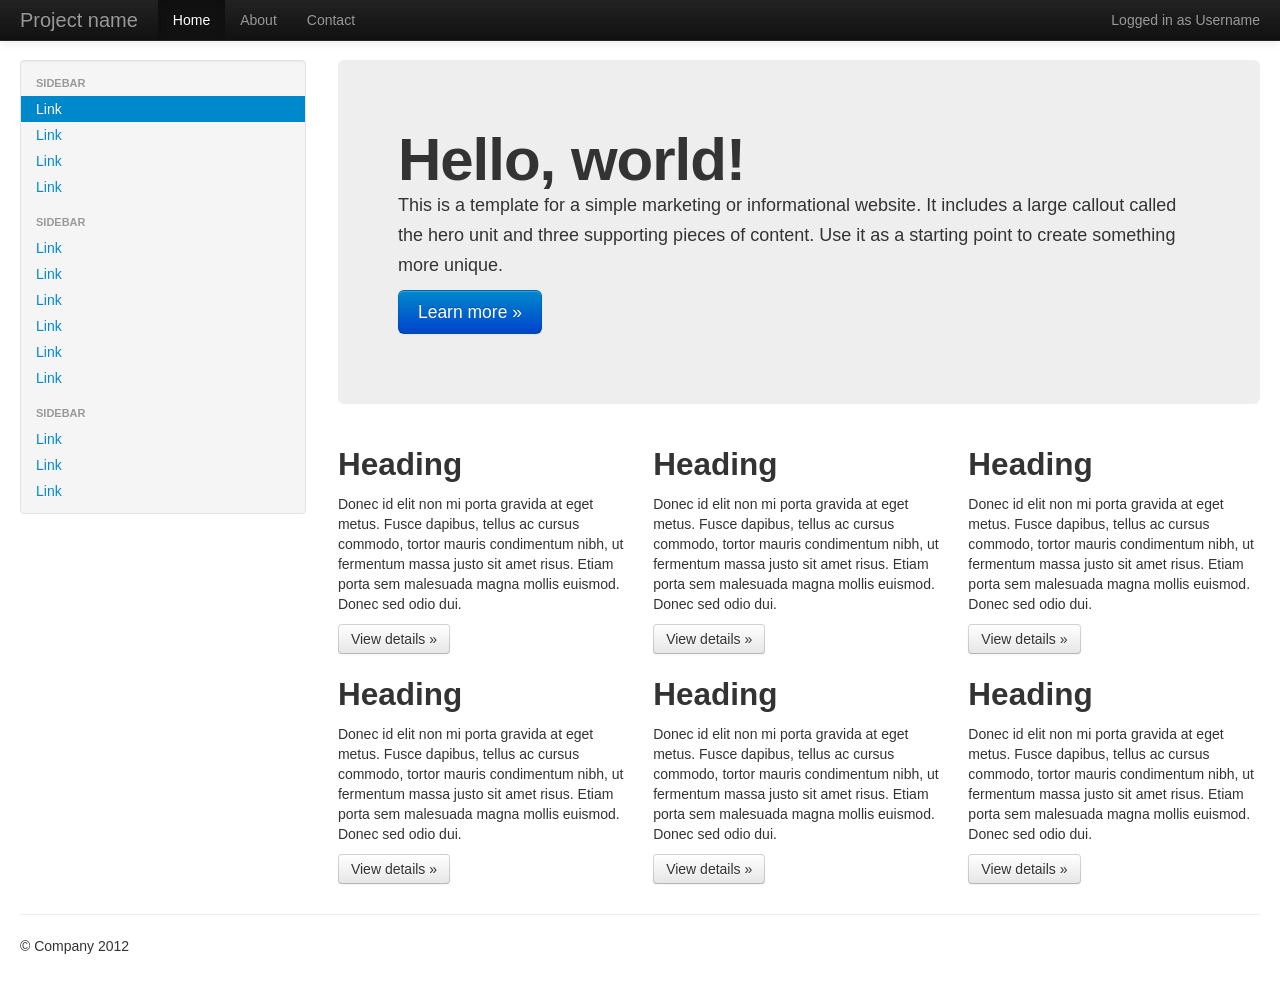
<file: assets/bootstrap/docs/examples/fluid.html>
<!DOCTYPE html>
<html lang="en">
  <head>
    <meta charset="utf-8">
    <title>Bootstrap, from Twitter</title>
    <meta name="viewport" content="width=device-width, initial-scale=1.0">
    <meta name="description" content="">
    <meta name="author" content="">

    <!-- Le styles -->
    <link href="../assets/css/bootstrap.css" rel="stylesheet">
    <style type="text/css">
      body {
        padding-top: 60px;
        padding-bottom: 40px;
      }
      .sidebar-nav {
        padding: 9px 0;
      }
    </style>
    <link href="../assets/css/bootstrap-responsive.css" rel="stylesheet">

    <!-- HTML5 shim, for IE6-8 support of HTML5 elements -->
    <!--[if lt IE 9]>
      <script src="http://html5shim.googlecode.com/svn/trunk/html5.js"></script>
    <![endif]-->

    <!-- Fav and touch icons -->
    <link rel="apple-touch-icon-precomposed" sizes="144x144" href="../assets/ico/apple-touch-icon-144-precomposed.png">
    <link rel="apple-touch-icon-precomposed" sizes="114x114" href="../assets/ico/apple-touch-icon-114-precomposed.png">
      <link rel="apple-touch-icon-precomposed" sizes="72x72" href="../assets/ico/apple-touch-icon-72-precomposed.png">
                    <link rel="apple-touch-icon-precomposed" href="../assets/ico/apple-touch-icon-57-precomposed.png">
                                   <link rel="shortcut icon" href="../assets/ico/favicon.png">
  </head>

  <body>

    <div class="navbar navbar-inverse navbar-fixed-top">
      <div class="navbar-inner">
        <div class="container-fluid">
          <a class="btn btn-navbar" data-toggle="collapse" data-target=".nav-collapse">
            <span class="icon-bar"></span>
            <span class="icon-bar"></span>
            <span class="icon-bar"></span>
          </a>
          <a class="brand" href="#">Project name</a>
          <div class="nav-collapse collapse">
            <p class="navbar-text pull-right">
              Logged in as <a href="#" class="navbar-link">Username</a>
            </p>
            <ul class="nav">
              <li class="active"><a href="#">Home</a></li>
              <li><a href="#about">About</a></li>
              <li><a href="#contact">Contact</a></li>
            </ul>
          </div><!--/.nav-collapse -->
        </div>
      </div>
    </div>

    <div class="container-fluid">
      <div class="row-fluid">
        <div class="span3">
          <div class="well sidebar-nav">
            <ul class="nav nav-list">
              <li class="nav-header">Sidebar</li>
              <li class="active"><a href="#">Link</a></li>
              <li><a href="#">Link</a></li>
              <li><a href="#">Link</a></li>
              <li><a href="#">Link</a></li>
              <li class="nav-header">Sidebar</li>
              <li><a href="#">Link</a></li>
              <li><a href="#">Link</a></li>
              <li><a href="#">Link</a></li>
              <li><a href="#">Link</a></li>
              <li><a href="#">Link</a></li>
              <li><a href="#">Link</a></li>
              <li class="nav-header">Sidebar</li>
              <li><a href="#">Link</a></li>
              <li><a href="#">Link</a></li>
              <li><a href="#">Link</a></li>
            </ul>
          </div><!--/.well -->
        </div><!--/span-->
        <div class="span9">
          <div class="hero-unit">
            <h1>Hello, world!</h1>
            <p>This is a template for a simple marketing or informational website. It includes a large callout called the hero unit and three supporting pieces of content. Use it as a starting point to create something more unique.</p>
            <p><a class="btn btn-primary btn-large">Learn more &raquo;</a></p>
          </div>
          <div class="row-fluid">
            <div class="span4">
              <h2>Heading</h2>
              <p>Donec id elit non mi porta gravida at eget metus. Fusce dapibus, tellus ac cursus commodo, tortor mauris condimentum nibh, ut fermentum massa justo sit amet risus. Etiam porta sem malesuada magna mollis euismod. Donec sed odio dui. </p>
              <p><a class="btn" href="#">View details &raquo;</a></p>
            </div><!--/span-->
            <div class="span4">
              <h2>Heading</h2>
              <p>Donec id elit non mi porta gravida at eget metus. Fusce dapibus, tellus ac cursus commodo, tortor mauris condimentum nibh, ut fermentum massa justo sit amet risus. Etiam porta sem malesuada magna mollis euismod. Donec sed odio dui. </p>
              <p><a class="btn" href="#">View details &raquo;</a></p>
            </div><!--/span-->
            <div class="span4">
              <h2>Heading</h2>
              <p>Donec id elit non mi porta gravida at eget metus. Fusce dapibus, tellus ac cursus commodo, tortor mauris condimentum nibh, ut fermentum massa justo sit amet risus. Etiam porta sem malesuada magna mollis euismod. Donec sed odio dui. </p>
              <p><a class="btn" href="#">View details &raquo;</a></p>
            </div><!--/span-->
          </div><!--/row-->
          <div class="row-fluid">
            <div class="span4">
              <h2>Heading</h2>
              <p>Donec id elit non mi porta gravida at eget metus. Fusce dapibus, tellus ac cursus commodo, tortor mauris condimentum nibh, ut fermentum massa justo sit amet risus. Etiam porta sem malesuada magna mollis euismod. Donec sed odio dui. </p>
              <p><a class="btn" href="#">View details &raquo;</a></p>
            </div><!--/span-->
            <div class="span4">
              <h2>Heading</h2>
              <p>Donec id elit non mi porta gravida at eget metus. Fusce dapibus, tellus ac cursus commodo, tortor mauris condimentum nibh, ut fermentum massa justo sit amet risus. Etiam porta sem malesuada magna mollis euismod. Donec sed odio dui. </p>
              <p><a class="btn" href="#">View details &raquo;</a></p>
            </div><!--/span-->
            <div class="span4">
              <h2>Heading</h2>
              <p>Donec id elit non mi porta gravida at eget metus. Fusce dapibus, tellus ac cursus commodo, tortor mauris condimentum nibh, ut fermentum massa justo sit amet risus. Etiam porta sem malesuada magna mollis euismod. Donec sed odio dui. </p>
              <p><a class="btn" href="#">View details &raquo;</a></p>
            </div><!--/span-->
          </div><!--/row-->
        </div><!--/span-->
      </div><!--/row-->

      <hr>

      <footer>
        <p>&copy; Company 2012</p>
      </footer>

    </div><!--/.fluid-container-->

    <!-- Le javascript
    ================================================== -->
    <!-- Placed at the end of the document so the pages load faster -->
    <script src="../assets/js/jquery.js"></script>
    <script src="../assets/js/bootstrap-transition.js"></script>
    <script src="../assets/js/bootstrap-alert.js"></script>
    <script src="../assets/js/bootstrap-modal.js"></script>
    <script src="../assets/js/bootstrap-dropdown.js"></script>
    <script src="../assets/js/bootstrap-scrollspy.js"></script>
    <script src="../assets/js/bootstrap-tab.js"></script>
    <script src="../assets/js/bootstrap-tooltip.js"></script>
    <script src="../assets/js/bootstrap-popover.js"></script>
    <script src="../assets/js/bootstrap-button.js"></script>
    <script src="../assets/js/bootstrap-collapse.js"></script>
    <script src="../assets/js/bootstrap-carousel.js"></script>
    <script src="../assets/js/bootstrap-typeahead.js"></script>

  </body>
</html>
</file>
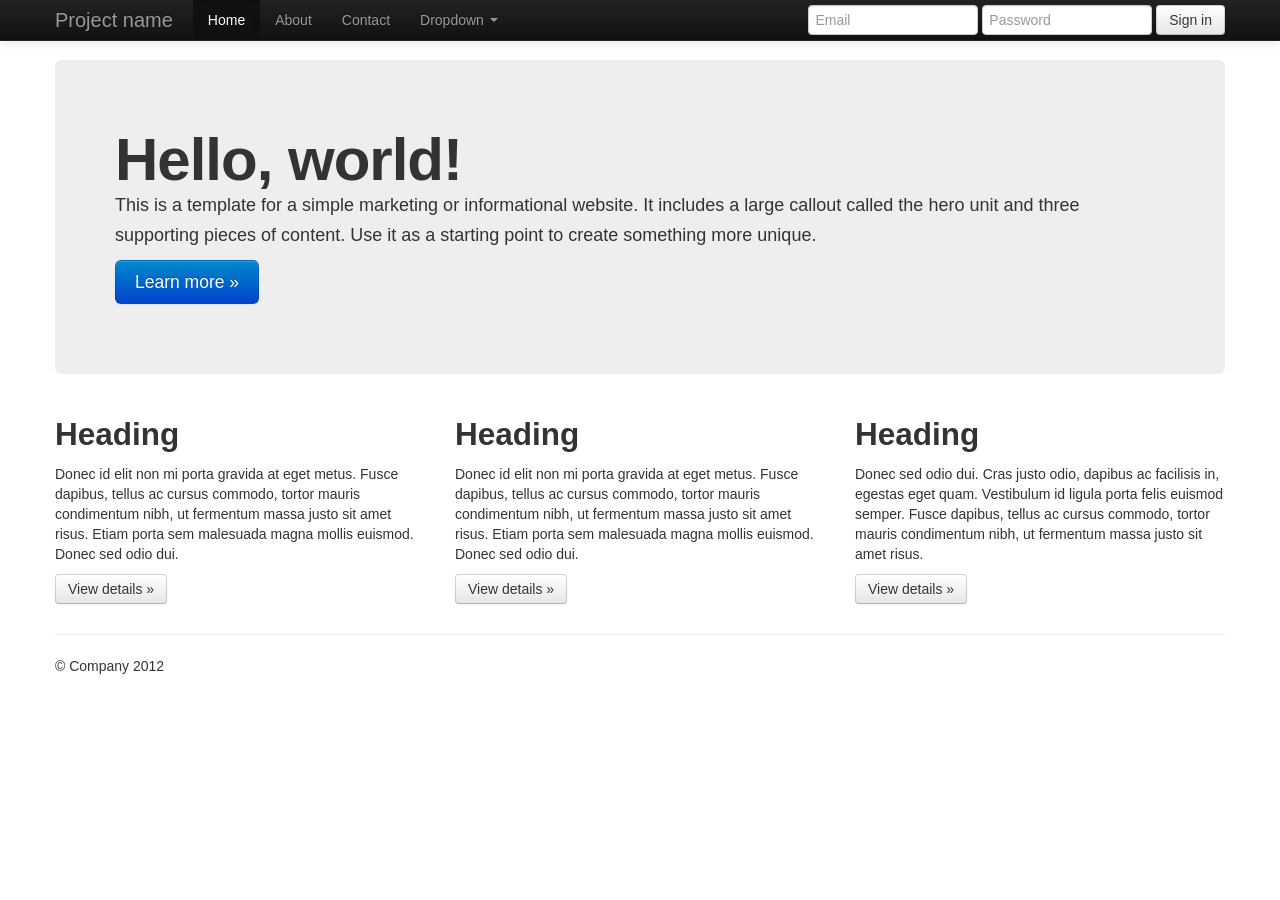
<file: assets/bootstrap/docs/examples/hero.html>
<!DOCTYPE html>
<html lang="en">
  <head>
    <meta charset="utf-8">
    <title>Bootstrap, from Twitter</title>
    <meta name="viewport" content="width=device-width, initial-scale=1.0">
    <meta name="description" content="">
    <meta name="author" content="">

    <!-- Le styles -->
    <link href="../assets/css/bootstrap.css" rel="stylesheet">
    <style type="text/css">
      body {
        padding-top: 60px;
        padding-bottom: 40px;
      }
    </style>
    <link href="../assets/css/bootstrap-responsive.css" rel="stylesheet">

    <!-- HTML5 shim, for IE6-8 support of HTML5 elements -->
    <!--[if lt IE 9]>
      <script src="http://html5shim.googlecode.com/svn/trunk/html5.js"></script>
    <![endif]-->

    <!-- Fav and touch icons -->
    <link rel="apple-touch-icon-precomposed" sizes="144x144" href="../assets/ico/apple-touch-icon-144-precomposed.png">
    <link rel="apple-touch-icon-precomposed" sizes="114x114" href="../assets/ico/apple-touch-icon-114-precomposed.png">
      <link rel="apple-touch-icon-precomposed" sizes="72x72" href="../assets/ico/apple-touch-icon-72-precomposed.png">
                    <link rel="apple-touch-icon-precomposed" href="../assets/ico/apple-touch-icon-57-precomposed.png">
                                   <link rel="shortcut icon" href="../assets/ico/favicon.png">
  </head>

  <body>

    <div class="navbar navbar-inverse navbar-fixed-top">
      <div class="navbar-inner">
        <div class="container">
          <a class="btn btn-navbar" data-toggle="collapse" data-target=".nav-collapse">
            <span class="icon-bar"></span>
            <span class="icon-bar"></span>
            <span class="icon-bar"></span>
          </a>
          <a class="brand" href="#">Project name</a>
          <div class="nav-collapse collapse">
            <ul class="nav">
              <li class="active"><a href="#">Home</a></li>
              <li><a href="#about">About</a></li>
              <li><a href="#contact">Contact</a></li>
              <li class="dropdown">
                <a href="#" class="dropdown-toggle" data-toggle="dropdown">Dropdown <b class="caret"></b></a>
                <ul class="dropdown-menu">
                  <li><a href="#">Action</a></li>
                  <li><a href="#">Another action</a></li>
                  <li><a href="#">Something else here</a></li>
                  <li class="divider"></li>
                  <li class="nav-header">Nav header</li>
                  <li><a href="#">Separated link</a></li>
                  <li><a href="#">One more separated link</a></li>
                </ul>
              </li>
            </ul>
            <form class="navbar-form pull-right">
              <input class="span2" type="text" placeholder="Email">
              <input class="span2" type="password" placeholder="Password">
              <button type="submit" class="btn">Sign in</button>
            </form>
          </div><!--/.nav-collapse -->
        </div>
      </div>
    </div>

    <div class="container">

      <!-- Main hero unit for a primary marketing message or call to action -->
      <div class="hero-unit">
        <h1>Hello, world!</h1>
        <p>This is a template for a simple marketing or informational website. It includes a large callout called the hero unit and three supporting pieces of content. Use it as a starting point to create something more unique.</p>
        <p><a class="btn btn-primary btn-large">Learn more &raquo;</a></p>
      </div>

      <!-- Example row of columns -->
      <div class="row">
        <div class="span4">
          <h2>Heading</h2>
          <p>Donec id elit non mi porta gravida at eget metus. Fusce dapibus, tellus ac cursus commodo, tortor mauris condimentum nibh, ut fermentum massa justo sit amet risus. Etiam porta sem malesuada magna mollis euismod. Donec sed odio dui. </p>
          <p><a class="btn" href="#">View details &raquo;</a></p>
        </div>
        <div class="span4">
          <h2>Heading</h2>
          <p>Donec id elit non mi porta gravida at eget metus. Fusce dapibus, tellus ac cursus commodo, tortor mauris condimentum nibh, ut fermentum massa justo sit amet risus. Etiam porta sem malesuada magna mollis euismod. Donec sed odio dui. </p>
          <p><a class="btn" href="#">View details &raquo;</a></p>
       </div>
        <div class="span4">
          <h2>Heading</h2>
          <p>Donec sed odio dui. Cras justo odio, dapibus ac facilisis in, egestas eget quam. Vestibulum id ligula porta felis euismod semper. Fusce dapibus, tellus ac cursus commodo, tortor mauris condimentum nibh, ut fermentum massa justo sit amet risus.</p>
          <p><a class="btn" href="#">View details &raquo;</a></p>
        </div>
      </div>

      <hr>

      <footer>
        <p>&copy; Company 2012</p>
      </footer>

    </div> <!-- /container -->

    <!-- Le javascript
    ================================================== -->
    <!-- Placed at the end of the document so the pages load faster -->
    <script src="../assets/js/jquery.js"></script>
    <script src="../assets/js/bootstrap-transition.js"></script>
    <script src="../assets/js/bootstrap-alert.js"></script>
    <script src="../assets/js/bootstrap-modal.js"></script>
    <script src="../assets/js/bootstrap-dropdown.js"></script>
    <script src="../assets/js/bootstrap-scrollspy.js"></script>
    <script src="../assets/js/bootstrap-tab.js"></script>
    <script src="../assets/js/bootstrap-tooltip.js"></script>
    <script src="../assets/js/bootstrap-popover.js"></script>
    <script src="../assets/js/bootstrap-button.js"></script>
    <script src="../assets/js/bootstrap-collapse.js"></script>
    <script src="../assets/js/bootstrap-carousel.js"></script>
    <script src="../assets/js/bootstrap-typeahead.js"></script>

  </body>
</html>
</file>
<file: assets/bootstrap/docs/assets/js/google-code-prettify/prettify.css>
.com { color: #93a1a1; }
.lit { color: #195f91; }
.pun, .opn, .clo { color: #93a1a1; }
.fun { color: #dc322f; }
.str, .atv { color: #D14; }
.kwd, .prettyprint .tag { color: #1e347b; }
.typ, .atn, .dec, .var { color: teal; }
.pln { color: #48484c; }

.prettyprint {
  padding: 8px;
  background-color: #f7f7f9;
  border: 1px solid #e1e1e8;
}
.prettyprint.linenums {
  -webkit-box-shadow: inset 40px 0 0 #fbfbfc, inset 41px 0 0 #ececf0;
     -moz-box-shadow: inset 40px 0 0 #fbfbfc, inset 41px 0 0 #ececf0;
          box-shadow: inset 40px 0 0 #fbfbfc, inset 41px 0 0 #ececf0;
}

/* Specify class=linenums on a pre to get line numbering */
ol.linenums {
  margin: 0 0 0 33px; /* IE indents via margin-left */
}
ol.linenums li {
  padding-left: 12px;
  color: #bebec5;
  line-height: 20px;
  text-shadow: 0 1px 0 #fff;
}
</file>
<file: assets/bootstrap/docs/assets/css/docs.css>
/* Add additional stylesheets below
-------------------------------------------------- */
/*
  Bootstrap's documentation styles
  Special styles for presenting Bootstrap's documentation and examples
*/



/* Body and structure
-------------------------------------------------- */

body {
  position: relative;
  padding-top: 40px;
}

/* Code in headings */
h3 code {
  font-size: 14px;
  font-weight: normal;
}



/* Tweak navbar brand link to be super sleek
-------------------------------------------------- */

body > .navbar {
  font-size: 13px;
}

/* Change the docs' brand */
body > .navbar .brand {
  padding-right: 0;
  padding-left: 0;
  margin-left: 20px;
  float: right;
  font-weight: bold;
  color: #000;
  text-shadow: 0 1px 0 rgba(255,255,255,.1), 0 0 30px rgba(255,255,255,.125);
  -webkit-transition: all .2s linear;
     -moz-transition: all .2s linear;
          transition: all .2s linear;
}
body > .navbar .brand:hover {
  text-decoration: none;
  text-shadow: 0 1px 0 rgba(255,255,255,.1), 0 0 30px rgba(255,255,255,.4);
}


/* Sections
-------------------------------------------------- */

/* padding for in-page bookmarks and fixed navbar */
section {
  padding-top: 30px;
}
section > .page-header,
section > .lead {
  color: #5a5a5a;
}
section > ul li {
  margin-bottom: 5px;
}

/* Separators (hr) */
.bs-docs-separator {
  margin: 40px 0 39px;
}

/* Faded out hr */
hr.soften {
  height: 1px;
  margin: 70px 0;
  background-image: -webkit-linear-gradient(left, rgba(0,0,0,0), rgba(0,0,0,.1), rgba(0,0,0,0));
  background-image:    -moz-linear-gradient(left, rgba(0,0,0,0), rgba(0,0,0,.1), rgba(0,0,0,0));
  background-image:     -ms-linear-gradient(left, rgba(0,0,0,0), rgba(0,0,0,.1), rgba(0,0,0,0));
  background-image:      -o-linear-gradient(left, rgba(0,0,0,0), rgba(0,0,0,.1), rgba(0,0,0,0));
  border: 0;
}



/* Jumbotrons
-------------------------------------------------- */

/* Base class
------------------------- */
.jumbotron {
  position: relative;
  padding: 40px 0;
  color: #fff;
  text-align: center;
  text-shadow: 0 1px 3px rgba(0,0,0,.4), 0 0 30px rgba(0,0,0,.075);
  background: #020031; /* Old browsers */
  background: -moz-linear-gradient(45deg,  #020031 0%, #6d3353 100%); /* FF3.6+ */
  background: -webkit-gradient(linear, left bottom, right top, color-stop(0%,#020031), color-stop(100%,#6d3353)); /* Chrome,Safari4+ */
  background: -webkit-linear-gradient(45deg,  #020031 0%,#6d3353 100%); /* Chrome10+,Safari5.1+ */
  background: -o-linear-gradient(45deg,  #020031 0%,#6d3353 100%); /* Opera 11.10+ */
  background: -ms-linear-gradient(45deg,  #020031 0%,#6d3353 100%); /* IE10+ */
  background: linear-gradient(45deg,  #020031 0%,#6d3353 100%); /* W3C */
  filter: progid:DXImageTransform.Microsoft.gradient( startColorstr='#020031', endColorstr='#6d3353',GradientType=1 ); /* IE6-9 fallback on horizontal gradient */
  -webkit-box-shadow: inset 0 3px 7px rgba(0,0,0,.2), inset 0 -3px 7px rgba(0,0,0,.2);
     -moz-box-shadow: inset 0 3px 7px rgba(0,0,0,.2), inset 0 -3px 7px rgba(0,0,0,.2);
          box-shadow: inset 0 3px 7px rgba(0,0,0,.2), inset 0 -3px 7px rgba(0,0,0,.2);
}
.jumbotron h1 {
  font-size: 80px;
  font-weight: bold;
  letter-spacing: -1px;
  line-height: 1;
}
.jumbotron p {
  font-size: 24px;
  font-weight: 300;
  line-height: 1.25;
  margin-bottom: 30px;
}

/* Link styles (used on .masthead-links as well) */
.jumbotron a {
  color: #fff;
  color: rgba(255,255,255,.5);
  -webkit-transition: all .2s ease-in-out;
     -moz-transition: all .2s ease-in-out;
          transition: all .2s ease-in-out;
}
.jumbotron a:hover {
  color: #fff;
  text-shadow: 0 0 10px rgba(255,255,255,.25);
}

/* Download button */
.masthead .btn {
  padding: 19px 24px;
  font-size: 24px;
  font-weight: 200;
  color: #fff; /* redeclare to override the `.jumbotron a` */
  border: 0;
  -webkit-border-radius: 6px;
     -moz-border-radius: 6px;
          border-radius: 6px;
  -webkit-box-shadow: inset 0 1px 0 rgba(255,255,255,.1), 0 1px 5px rgba(0,0,0,.25);
     -moz-box-shadow: inset 0 1px 0 rgba(255,255,255,.1), 0 1px 5px rgba(0,0,0,.25);
          box-shadow: inset 0 1px 0 rgba(255,255,255,.1), 0 1px 5px rgba(0,0,0,.25);
  -webkit-transition: none;
     -moz-transition: none;
          transition: none;
}
.masthead .btn:hover {
  -webkit-box-shadow: inset 0 1px 0 rgba(255,255,255,.1), 0 1px 5px rgba(0,0,0,.25);
     -moz-box-shadow: inset 0 1px 0 rgba(255,255,255,.1), 0 1px 5px rgba(0,0,0,.25);
          box-shadow: inset 0 1px 0 rgba(255,255,255,.1), 0 1px 5px rgba(0,0,0,.25);
}
.masthead .btn:active {
  -webkit-box-shadow: inset 0 2px 4px rgba(0,0,0,.1), 0 1px 0 rgba(255,255,255,.1);
     -moz-box-shadow: inset 0 2px 4px rgba(0,0,0,.1), 0 1px 0 rgba(255,255,255,.1);
          box-shadow: inset 0 2px 4px rgba(0,0,0,.1), 0 1px 0 rgba(255,255,255,.1);
}


/* Pattern overlay
------------------------- */
.jumbotron .container {
  position: relative;
  z-index: 2;
}
.jumbotron:after {
  content: '';
  display: block;
  position: absolute;
  top: 0;
  right: 0;
  bottom: 0;
  left: 0;
  background: url(../img/bs-docs-masthead-pattern.png) repeat center center;
  opacity: .4;
}
@media
only screen and (-webkit-min-device-pixel-ratio: 2),
only screen and (   min--moz-device-pixel-ratio: 2),
only screen and (     -o-min-device-pixel-ratio: 2/1) {

  .jumbotron:after {
    background-size: 150px 150px;
  }

}

/* Masthead (docs home)
------------------------- */
.masthead {
  padding: 70px 0 80px;
  margin-bottom: 0;
  color: #fff;
}
.masthead h1 {
  font-size: 120px;
  line-height: 1;
  letter-spacing: -2px;
}
.masthead p {
  font-size: 40px;
  font-weight: 200;
  line-height: 1.25;
}

/* Textual links in masthead */
.masthead-links {
  margin: 0;
  list-style: none;
}
.masthead-links li {
  display: inline;
  padding: 0 10px;
  color: rgba(255,255,255,.25);
}

/* Social proof buttons from GitHub & Twitter */
.bs-docs-social {
  padding: 15px 0;
  text-align: center;
  background-color: #f5f5f5;
  border-top: 1px solid #fff;
  border-bottom: 1px solid #ddd;
}

/* Quick links on Home */
.bs-docs-social-buttons {
  margin-left: 0;
  margin-bottom: 0;
  padding-left: 0;
  list-style: none;
}
.bs-docs-social-buttons li {
  display: inline-block;
  padding: 5px 8px;
  line-height: 1;
  *display: inline;
  *zoom: 1;
}

/* Subhead (other pages)
------------------------- */
.subhead {
  text-align: left;
  border-bottom: 1px solid #ddd;
}
.subhead h1 {
  font-size: 60px;
}
.subhead p {
  margin-bottom: 20px;
}
.subhead .navbar {
  display: none;
}



/* Marketing section of Overview
-------------------------------------------------- */

.marketing {
  text-align: center;
  color: #5a5a5a;
}
.marketing h1 {
  margin: 60px 0 10px;
  font-size: 60px;
  font-weight: 200;
  line-height: 1;
  letter-spacing: -1px;
}
.marketing h2 {
  font-weight: 200;
  margin-bottom: 5px;
}
.marketing p {
  font-size: 16px;
  line-height: 1.5;
}
.marketing .marketing-byline {
  margin-bottom: 40px;
  font-size: 20px;
  font-weight: 300;
  line-height: 1.25;
  color: #999;
}
.marketing-img {
  display: block;
  margin: 0 auto 30px;
  max-height: 145px;
}



/* Footer
-------------------------------------------------- */

.footer {
  text-align: center;
  padding: 30px 0;
  margin-top: 70px;
  border-top: 1px solid #e5e5e5;
  background-color: #f5f5f5;
}
.footer p {
  margin-bottom: 0;
  color: #777;
}
.footer-links {
  margin: 10px 0;
}
.footer-links li {
  display: inline;
  padding: 0 2px;
}
.footer-links li:first-child {
  padding-left: 0;
}



/* Special grid styles
-------------------------------------------------- */

.show-grid {
  margin-top: 10px;
  margin-bottom: 20px;
}
.show-grid [class*="span"] {
  background-color: #eee;
  text-align: center;
  -webkit-border-radius: 3px;
     -moz-border-radius: 3px;
          border-radius: 3px;
  min-height: 40px;
  line-height: 40px;
}
.show-grid:hover [class*="span"] {
  background: #ddd;
}
.show-grid .show-grid {
  margin-top: 0;
  margin-bottom: 0;
}
.show-grid .show-grid [class*="span"] {
  margin-top: 5px;
}
.show-grid [class*="span"] [class*="span"] {
  background-color: #ccc;
}
.show-grid [class*="span"] [class*="span"] [class*="span"] {
  background-color: #999;
}



/* Mini layout previews
-------------------------------------------------- */
.mini-layout {
  border: 1px solid #ddd;
  -webkit-border-radius: 6px;
     -moz-border-radius: 6px;
          border-radius: 6px;
  -webkit-box-shadow: 0 1px 2px rgba(0,0,0,.075);
     -moz-box-shadow: 0 1px 2px rgba(0,0,0,.075);
          box-shadow: 0 1px 2px rgba(0,0,0,.075);
}
.mini-layout,
.mini-layout .mini-layout-body,
.mini-layout.fluid .mini-layout-sidebar {
  height: 300px;
}
.mini-layout {
  margin-bottom: 20px;
  padding: 9px;
}
.mini-layout div {
  -webkit-border-radius: 3px;
     -moz-border-radius: 3px;
          border-radius: 3px;
}
.mini-layout .mini-layout-body {
  background-color: #dceaf4;
  margin: 0 auto;
  width: 70%;
}
.mini-layout.fluid .mini-layout-sidebar,
.mini-layout.fluid .mini-layout-header,
.mini-layout.fluid .mini-layout-body {
  float: left;
}
.mini-layout.fluid .mini-layout-sidebar {
  background-color: #bbd8e9;
  width: 20%;
}
.mini-layout.fluid .mini-layout-body {
  width: 77.5%;
  margin-left: 2.5%;
}



/* Download page
-------------------------------------------------- */

.download .page-header {
  margin-top: 36px;
}
.page-header .toggle-all {
  margin-top: 5px;
}

/* Space out h3s when following a section */
.download h3 {
  margin-bottom: 5px;
}
.download-builder input + h3,
.download-builder .checkbox + h3 {
  margin-top: 9px;
}

/* Fields for variables */
.download-builder input[type=text] {
  margin-bottom: 9px;
  font-family: Menlo, Monaco, "Courier New", monospace;
  font-size: 12px;
  color: #d14;
}
.download-builder input[type=text]:focus {
  background-color: #fff;
}

/* Custom, larger checkbox labels */
.download .checkbox {
  padding: 6px 10px 6px 25px;
  font-size: 13px;
  line-height: 18px;
  color: #555;
  background-color: #f9f9f9;
  -webkit-border-radius: 3px;
     -moz-border-radius: 3px;
          border-radius: 3px;
  cursor: pointer;
}
.download .checkbox:hover {
  color: #333;
  background-color: #f5f5f5;
}
.download .checkbox small {
  font-size: 12px;
  color: #777;
}

/* Variables section */
#variables label {
  margin-bottom: 0;
}

/* Giant download button */
.download-btn {
  margin: 36px 0 108px;
}
#download p,
#download h4 {
  max-width: 50%;
  margin: 0 auto;
  color: #999;
  text-align: center;
}
#download h4 {
  margin-bottom: 0;
}
#download p {
  margin-bottom: 18px;
}
.download-btn .btn {
  display: block;
  width: auto;
  padding: 19px 24px;
  margin-bottom: 27px;
  font-size: 30px;
  line-height: 1;
  text-align: center;
  -webkit-border-radius: 6px;
     -moz-border-radius: 6px;
          border-radius: 6px;
}



/* Misc
-------------------------------------------------- */

/* Make tables spaced out a bit more */
h2 + table,
h3 + table,
h4 + table,
h2 + .row {
  margin-top: 5px;
}

/* Example sites showcase */
.example-sites {
  xmargin-left: 20px;
}
.example-sites img {
  max-width: 100%;
  margin: 0 auto;
}

.scrollspy-example {
  height: 200px;
  overflow: auto;
  position: relative;
}


/* Fake the :focus state to demo it */
.focused {
  border-color: rgba(82,168,236,.8);
  -webkit-box-shadow: inset 0 1px 3px rgba(0,0,0,.1), 0 0 8px rgba(82,168,236,.6);
     -moz-box-shadow: inset 0 1px 3px rgba(0,0,0,.1), 0 0 8px rgba(82,168,236,.6);
          box-shadow: inset 0 1px 3px rgba(0,0,0,.1), 0 0 8px rgba(82,168,236,.6);
  outline: 0;
}

/* For input sizes, make them display block */
.docs-input-sizes select,
.docs-input-sizes input[type=text] {
  display: block;
  margin-bottom: 9px;
}

/* Icons
------------------------- */
.the-icons {
  margin-left: 0;
  list-style: none;
}
.the-icons li {
  float: left;
  width: 25%;
  line-height: 25px;
}
.the-icons i:hover {
  background-color: rgba(255,0,0,.25);
}

/* Example page
------------------------- */
.bootstrap-examples p {
  font-size: 13px;
  line-height: 18px;
}
.bootstrap-examples .thumbnail {
  margin-bottom: 9px;
  background-color: #fff;
}



/* Bootstrap code examples
-------------------------------------------------- */

/* Base class */
.bs-docs-example {
  position: relative;
  margin: 15px 0;
  padding: 39px 19px 14px;
  *padding-top: 19px;
  background-color: #fff;
  border: 1px solid #ddd;
  -webkit-border-radius: 4px;
     -moz-border-radius: 4px;
          border-radius: 4px;
}

/* Echo out a label for the example */
.bs-docs-example:after {
  content: "Example";
  position: absolute;
  top: -1px;
  left: -1px;
  padding: 3px 7px;
  font-size: 12px;
  font-weight: bold;
  background-color: #f5f5f5;
  border: 1px solid #ddd;
  color: #9da0a4;
  -webkit-border-radius: 4px 0 4px 0;
     -moz-border-radius: 4px 0 4px 0;
          border-radius: 4px 0 4px 0;
}

/* Remove spacing between an example and it's code */
.bs-docs-example + .prettyprint {
  margin-top: -20px;
  padding-top: 15px;
}

/* Tweak examples
------------------------- */
.bs-docs-example > p:last-child {
  margin-bottom: 0;
}
.bs-docs-example .table,
.bs-docs-example .progress,
.bs-docs-example .well,
.bs-docs-example .alert,
.bs-docs-example .hero-unit,
.bs-docs-example .pagination,
.bs-docs-example .navbar,
.bs-docs-example > .nav,
.bs-docs-example blockquote {
  margin-bottom: 5px;
}
.bs-docs-example .pagination {
  margin-top: 0;
}
.bs-navbar-top-example,
.bs-navbar-bottom-example {
  z-index: 1;
  padding: 0;
  height: 90px;
  overflow: hidden; /* cut the drop shadows off */
}
.bs-navbar-top-example .navbar-fixed-top,
.bs-navbar-bottom-example .navbar-fixed-bottom {
  margin-left: 0;
  margin-right: 0;
}
.bs-navbar-top-example {
  -webkit-border-radius: 0 0 4px 4px;
     -moz-border-radius: 0 0 4px 4px;
          border-radius: 0 0 4px 4px;
}
.bs-navbar-top-example:after {
  top: auto;
  bottom: -1px;
  -webkit-border-radius: 0 4px 0 4px;
     -moz-border-radius: 0 4px 0 4px;
          border-radius: 0 4px 0 4px;
}
.bs-navbar-bottom-example {
  -webkit-border-radius: 4px 4px 0 0;
     -moz-border-radius: 4px 4px 0 0;
          border-radius: 4px 4px 0 0;
}
.bs-navbar-bottom-example .navbar {
  margin-bottom: 0;
}
form.bs-docs-example {
  padding-bottom: 19px;
}

/* Images */
.bs-docs-example-images img {
  margin: 10px;
  display: inline-block;
}

/* Tooltips */
.bs-docs-tooltip-examples {
  text-align: center;
  margin: 0 0 10px;
  list-style: none;
}
.bs-docs-tooltip-examples li {
  display: inline;
  padding: 0 10px;
}

/* Popovers */
.bs-docs-example-popover {
  padding-bottom: 24px;
  background-color: #f9f9f9;
}
.bs-docs-example-popover .popover {
  position: relative;
  display: block;
  float: left;
  width: 260px;
  margin: 20px;
}

/* Dropdowns */
.bs-docs-example-submenus {
  min-height: 180px;
}
.bs-docs-example-submenus > .pull-left + .pull-left {
  margin-left: 20px;
}
.bs-docs-example-submenus .dropup > .dropdown-menu,
.bs-docs-example-submenus .dropdown > .dropdown-menu {
  display: block;
  position: static;
  margin-bottom: 5px;
  *width: 180px;
}



/* Responsive docs
-------------------------------------------------- */

/* Utility classes table
------------------------- */
.responsive-utilities th small {
  display: block;
  font-weight: normal;
  color: #999;
}
.responsive-utilities tbody th {
  font-weight: normal;
}
.responsive-utilities td {
  text-align: center;
}
.responsive-utilities td.is-visible {
  color: #468847;
  background-color: #dff0d8 !important;
}
.responsive-utilities td.is-hidden {
  color: #ccc;
  background-color: #f9f9f9 !important;
}

/* Responsive tests
------------------------- */
.responsive-utilities-test {
  margin-top: 5px;
  margin-left: 0;
  list-style: none;
  overflow: hidden; /* clear floats */
}
.responsive-utilities-test li {
  position: relative;
  float: left;
  width: 25%;
  height: 43px;
  font-size: 14px;
  font-weight: bold;
  line-height: 43px;
  color: #999;
  text-align: center;
  border: 1px solid #ddd;
  -webkit-border-radius: 4px;
     -moz-border-radius: 4px;
          border-radius: 4px;
}
.responsive-utilities-test li + li {
  margin-left: 10px;
}
.responsive-utilities-test span {
  position: absolute;
  top:    -1px;
  left:   -1px;
  right:  -1px;
  bottom: -1px;
  -webkit-border-radius: 4px;
     -moz-border-radius: 4px;
          border-radius: 4px;
}
.responsive-utilities-test span {
  color: #468847;
  background-color: #dff0d8;
  border: 1px solid #d6e9c6;
}



/* Sidenav for Docs
-------------------------------------------------- */

.bs-docs-sidenav {
  width: 228px;
  margin: 30px 0 0;
  padding: 0;
  background-color: #fff;
  -webkit-border-radius: 6px;
     -moz-border-radius: 6px;
          border-radius: 6px;
  -webkit-box-shadow: 0 1px 4px rgba(0,0,0,.065);
     -moz-box-shadow: 0 1px 4px rgba(0,0,0,.065);
          box-shadow: 0 1px 4px rgba(0,0,0,.065);
}
.bs-docs-sidenav > li > a {
  display: block;
  width: 190px \9;
  margin: 0 0 -1px;
  padding: 8px 14px;
  border: 1px solid #e5e5e5;
}
.bs-docs-sidenav > li:first-child > a {
  -webkit-border-radius: 6px 6px 0 0;
     -moz-border-radius: 6px 6px 0 0;
          border-radius: 6px 6px 0 0;
}
.bs-docs-sidenav > li:last-child > a {
  -webkit-border-radius: 0 0 6px 6px;
     -moz-border-radius: 0 0 6px 6px;
          border-radius: 0 0 6px 6px;
}
.bs-docs-sidenav > .active > a {
  position: relative;
  z-index: 2;
  padding: 9px 15px;
  border: 0;
  text-shadow: 0 1px 0 rgba(0,0,0,.15);
  -webkit-box-shadow: inset 1px 0 0 rgba(0,0,0,.1), inset -1px 0 0 rgba(0,0,0,.1);
     -moz-box-shadow: inset 1px 0 0 rgba(0,0,0,.1), inset -1px 0 0 rgba(0,0,0,.1);
          box-shadow: inset 1px 0 0 rgba(0,0,0,.1), inset -1px 0 0 rgba(0,0,0,.1);
}
/* Chevrons */
.bs-docs-sidenav .icon-chevron-right {
  float: right;
  margin-top: 2px;
  margin-right: -6px;
  opacity: .25;
}
.bs-docs-sidenav > li > a:hover {
  background-color: #f5f5f5;
}
.bs-docs-sidenav a:hover .icon-chevron-right {
  opacity: .5;
}
.bs-docs-sidenav .active .icon-chevron-right,
.bs-docs-sidenav .active a:hover .icon-chevron-right {
  background-image: url(../img/glyphicons-halflings-white.png);
  opacity: 1;
}
.bs-docs-sidenav.affix {
  top: 40px;
}
.bs-docs-sidenav.affix-bottom {
  position: absolute;
  top: auto;
  bottom: 270px;
}




/* Responsive
-------------------------------------------------- */

/* Desktop large
------------------------- */
@media (min-width: 1200px) {
  .bs-docs-container {
    max-width: 970px;
  }
  .bs-docs-sidenav {
    width: 258px;
  }
  .bs-docs-sidenav > li > a {
    width: 230px \9; /* Override the previous IE8-9 hack */
  }
}

/* Desktop
------------------------- */
@media (max-width: 980px) {
  /* Unfloat brand */
  body > .navbar-fixed-top .brand {
    float: left;
    margin-left: 0;
    padding-left: 10px;
    padding-right: 10px;
  }

  /* Inline-block quick links for more spacing */
  .quick-links li {
    display: inline-block;
    margin: 5px;
  }

  /* When affixed, space properly */
  .bs-docs-sidenav {
    top: 0;
    width: 218px;
    margin-top: 30px;
    margin-right: 0;
  }
}

/* Tablet to desktop
------------------------- */
@media (min-width: 768px) and (max-width: 979px) {
  /* Remove any padding from the body */
  body {
    padding-top: 0;
  }
  /* Widen masthead and social buttons to fill body padding */
  .jumbotron {
    margin-top: -20px; /* Offset bottom margin on .navbar */
  }
  /* Adjust sidenav width */
  .bs-docs-sidenav {
    width: 166px;
    margin-top: 20px;
  }
  .bs-docs-sidenav.affix {
    top: 0;
  }
}

/* Tablet
------------------------- */
@media (max-width: 767px) {
  /* Remove any padding from the body */
  body {
    padding-top: 0;
  }

  /* Widen masthead and social buttons to fill body padding */
  .jumbotron {
    padding: 40px 20px;
    margin-top:   -20px; /* Offset bottom margin on .navbar */
    margin-right: -20px;
    margin-left:  -20px;
  }
  .masthead h1 {
    font-size: 90px;
  }
  .masthead p,
  .masthead .btn {
    font-size: 24px;
  }
  .marketing .span4 {
    margin-bottom: 40px;
  }
  .bs-docs-social {
    margin: 0 -20px;
  }

  /* Space out the show-grid examples */
  .show-grid [class*="span"] {
    margin-bottom: 5px;
  }

  /* Sidenav */
  .bs-docs-sidenav {
    width: auto;
    margin-bottom: 20px;
  }
  .bs-docs-sidenav.affix {
    position: static;
    width: auto;
    top: 0;
  }

  /* Unfloat the back to top link in footer */
  .footer {
    margin-left: -20px;
    margin-right: -20px;
    padding-left: 20px;
    padding-right: 20px;
  }
  .footer p {
    margin-bottom: 9px;
  }
}

/* Landscape phones
------------------------- */
@media (max-width: 480px) {
  /* Remove padding above jumbotron */
  body {
    padding-top: 0;
  }

  /* Change up some type stuff */
  h2 small {
    display: block;
  }

  /* Downsize the jumbotrons */
  .jumbotron h1 {
    font-size: 45px;
  }
  .jumbotron p,
  .jumbotron .btn {
    font-size: 18px;
  }
  .jumbotron .btn {
    display: block;
    margin: 0 auto;
  }

  /* center align subhead text like the masthead */
  .subhead h1,
  .subhead p {
    text-align: center;
  }

  /* Marketing on home */
  .marketing h1 {
    font-size: 30px;
  }
  .marketing-byline {
    font-size: 18px;
  }

  /* center example sites */
  .example-sites {
    margin-left: 0;
  }
  .example-sites > li {
    float: none;
    display: block;
    max-width: 280px;
    margin: 0 auto 18px;
    text-align: center;
  }
  .example-sites .thumbnail > img {
    max-width: 270px;
  }

  /* Do our best to make tables work in narrow viewports */
  table code {
    white-space: normal;
    word-wrap: break-word;
    word-break: break-all;
  }

  /* Examples: dropdowns */
  .bs-docs-example-submenus > .pull-left {
    float: none;
    clear: both;
  }
  .bs-docs-example-submenus > .pull-left,
  .bs-docs-example-submenus > .pull-left + .pull-left {
    margin-left: 0;
  }
  .bs-docs-example-submenus p {
    margin-bottom: 0;
  }
  .bs-docs-example-submenus .dropup > .dropdown-menu,
  .bs-docs-example-submenus .dropdown > .dropdown-menu {
    margin-bottom: 10px;
    float: none;
    max-width: 180px;
  }

  /* Examples: modal */
  .modal-example .modal {
    position: relative;
    top: auto;
    right: auto;
    bottom: auto;
    left: auto;
  }

  /* Tighten up footer */
  .footer {
    padding-top: 20px;
    padding-bottom: 20px;
  }
}
</file>
<file: assets/bootstrap/js/tests/vendor/qunit.css>
/**
 * QUnit - A JavaScript Unit Testing Framework
 *
 * http://docs.jquery.com/QUnit
 *
 * Copyright (c) 2012 John Resig, Jörn Zaefferer
 * Dual licensed under the MIT (MIT-LICENSE.txt)
 * or GPL (GPL-LICENSE.txt) licenses.
 */

/** Font Family and Sizes */

#qunit-tests, #qunit-header, #qunit-banner, #qunit-testrunner-toolbar, #qunit-userAgent, #qunit-testresult {
	font-family: "Helvetica Neue Light", "HelveticaNeue-Light", "Helvetica Neue", Calibri, Helvetica, Arial, sans-serif;
}

#qunit-testrunner-toolbar, #qunit-userAgent, #qunit-testresult, #qunit-tests li { font-size: small; }
#qunit-tests { font-size: smaller; }


/** Resets */

#qunit-tests, #qunit-tests ol, #qunit-header, #qunit-banner, #qunit-userAgent, #qunit-testresult {
	margin: 0;
	padding: 0;
}


/** Header */

#qunit-header {
	padding: 0.5em 0 0.5em 1em;

	color: #8699a4;
	background-color: #0d3349;

	font-size: 1.5em;
	line-height: 1em;
	font-weight: normal;

	border-radius: 15px 15px 0 0;
	-moz-border-radius: 15px 15px 0 0;
	-webkit-border-top-right-radius: 15px;
	-webkit-border-top-left-radius: 15px;
}

#qunit-header a {
	text-decoration: none;
	color: #c2ccd1;
}

#qunit-header a:hover,
#qunit-header a:focus {
	color: #fff;
}

#qunit-banner {
	height: 5px;
}

#qunit-testrunner-toolbar {
	padding: 0.5em 0 0.5em 2em;
	color: #5E740B;
	background-color: #eee;
}

#qunit-userAgent {
	padding: 0.5em 0 0.5em 2.5em;
	background-color: #2b81af;
	color: #fff;
	text-shadow: rgba(0, 0, 0, 0.5) 2px 2px 1px;
}


/** Tests: Pass/Fail */

#qunit-tests {
	list-style-position: inside;
}

#qunit-tests li {
	padding: 0.4em 0.5em 0.4em 2.5em;
	border-bottom: 1px solid #fff;
	list-style-position: inside;
}

#qunit-tests.hidepass li.pass, #qunit-tests.hidepass li.running  {
	display: none;
}

#qunit-tests li strong {
	cursor: pointer;
}

#qunit-tests li a {
	padding: 0.5em;
	color: #c2ccd1;
	text-decoration: none;
}
#qunit-tests li a:hover,
#qunit-tests li a:focus {
	color: #000;
}

#qunit-tests ol {
	margin-top: 0.5em;
	padding: 0.5em;

	background-color: #fff;

	border-radius: 15px;
	-moz-border-radius: 15px;
	-webkit-border-radius: 15px;

	box-shadow: inset 0px 2px 13px #999;
	-moz-box-shadow: inset 0px 2px 13px #999;
	-webkit-box-shadow: inset 0px 2px 13px #999;
}

#qunit-tests table {
	border-collapse: collapse;
	margin-top: .2em;
}

#qunit-tests th {
	text-align: right;
	vertical-align: top;
	padding: 0 .5em 0 0;
}

#qunit-tests td {
	vertical-align: top;
}

#qunit-tests pre {
	margin: 0;
	white-space: pre-wrap;
	word-wrap: break-word;
}

#qunit-tests del {
	background-color: #e0f2be;
	color: #374e0c;
	text-decoration: none;
}

#qunit-tests ins {
	background-color: #ffcaca;
	color: #500;
	text-decoration: none;
}

/*** Test Counts */

#qunit-tests b.counts                       { color: black; }
#qunit-tests b.passed                       { color: #5E740B; }
#qunit-tests b.failed                       { color: #710909; }

#qunit-tests li li {
	margin: 0.5em;
	padding: 0.4em 0.5em 0.4em 0.5em;
	background-color: #fff;
	border-bottom: none;
	list-style-position: inside;
}

/*** Passing Styles */

#qunit-tests li li.pass {
	color: #5E740B;
	background-color: #fff;
	border-left: 26px solid #C6E746;
}

#qunit-tests .pass                          { color: #528CE0; background-color: #D2E0E6; }
#qunit-tests .pass .test-name               { color: #366097; }

#qunit-tests .pass .test-actual,
#qunit-tests .pass .test-expected           { color: #999999; }

#qunit-banner.qunit-pass                    { background-color: #C6E746; }

/*** Failing Styles */

#qunit-tests li li.fail {
	color: #710909;
	background-color: #fff;
	border-left: 26px solid #EE5757;
	white-space: pre;
}

#qunit-tests > li:last-child {
	border-radius: 0 0 15px 15px;
	-moz-border-radius: 0 0 15px 15px;
	-webkit-border-bottom-right-radius: 15px;
	-webkit-border-bottom-left-radius: 15px;
}

#qunit-tests .fail                          { color: #000000; background-color: #EE5757; }
#qunit-tests .fail .test-name,
#qunit-tests .fail .module-name             { color: #000000; }

#qunit-tests .fail .test-actual             { color: #EE5757; }
#qunit-tests .fail .test-expected           { color: green;   }

#qunit-banner.qunit-fail                    { background-color: #EE5757; }


/** Result */

#qunit-testresult {
	padding: 0.5em 0.5em 0.5em 2.5em;

	color: #2b81af;
	background-color: #D2E0E6;

	border-bottom: 1px solid white;
}

/** Fixture */

#qunit-fixture {
	position: absolute;
	top: -10000px;
	left: -10000px;
}

/** Runoff */

#qunit-fixture {
  display:none;
}
</file>
